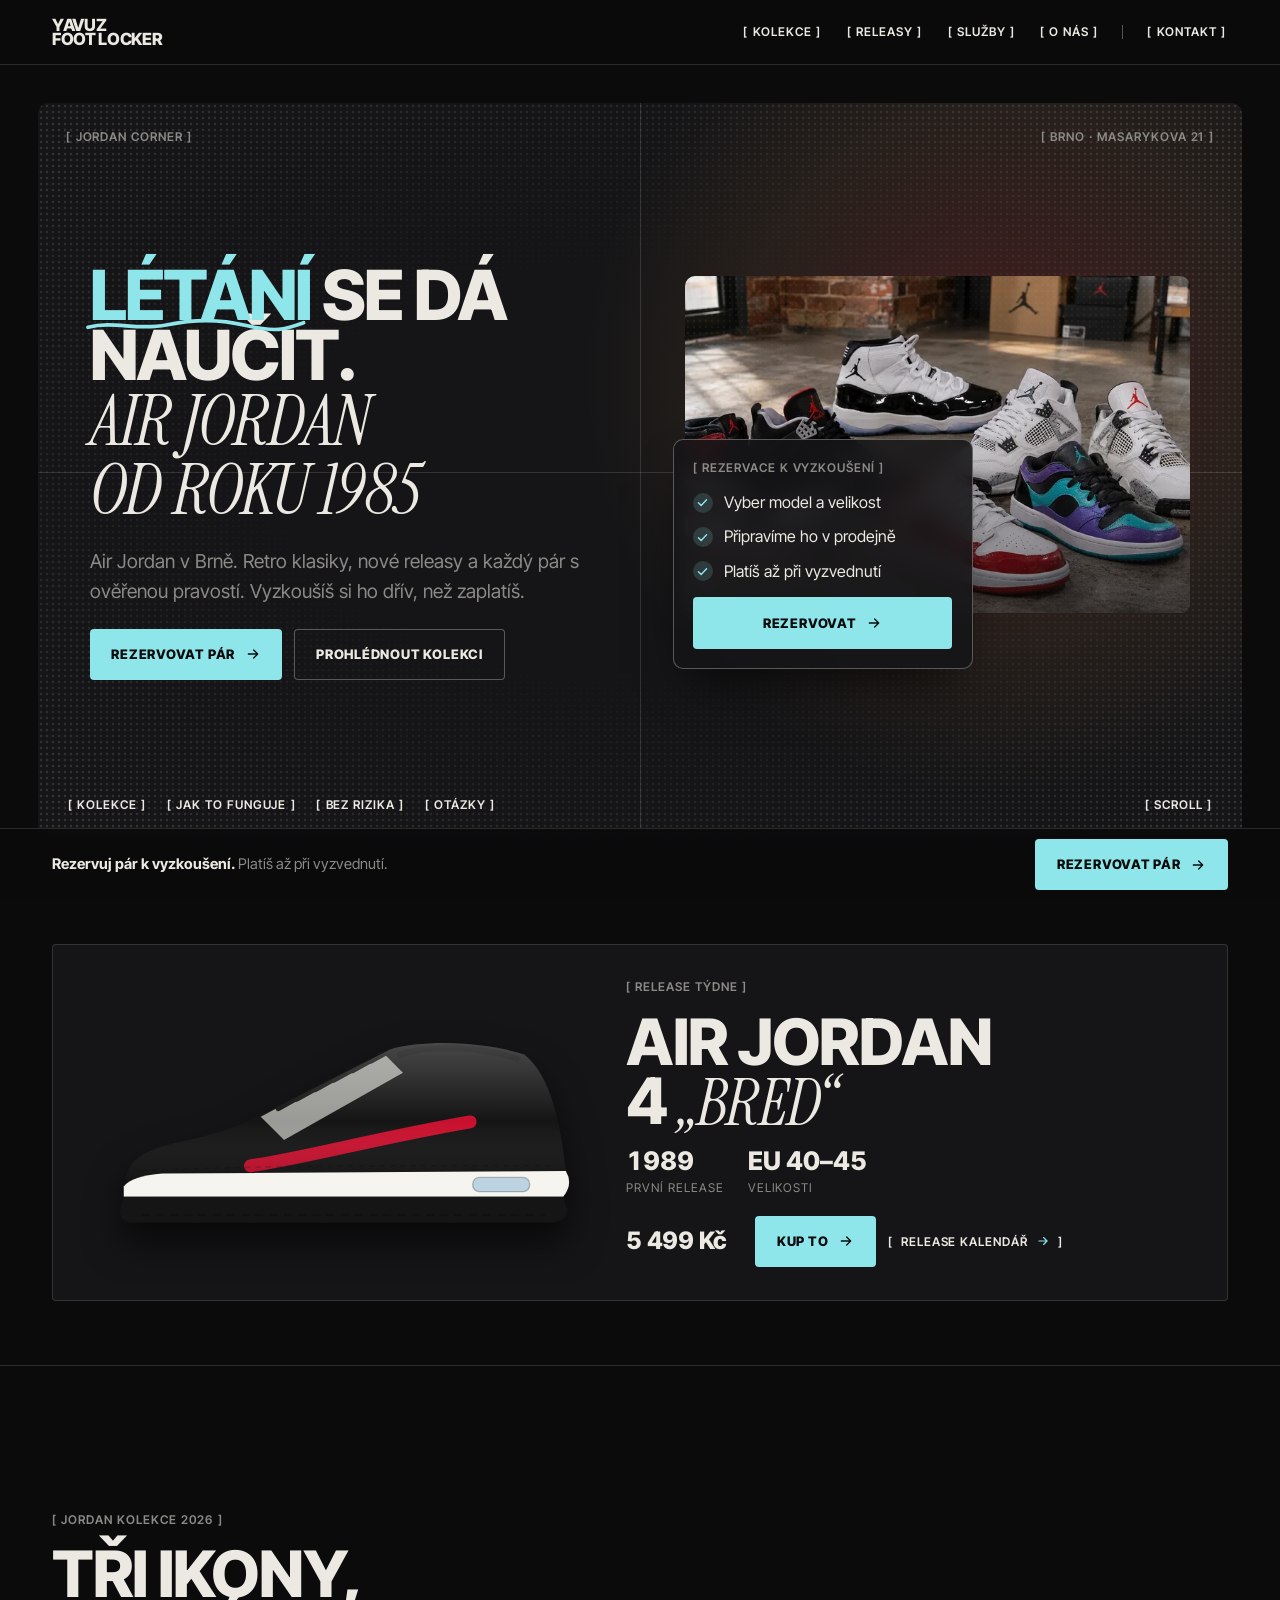
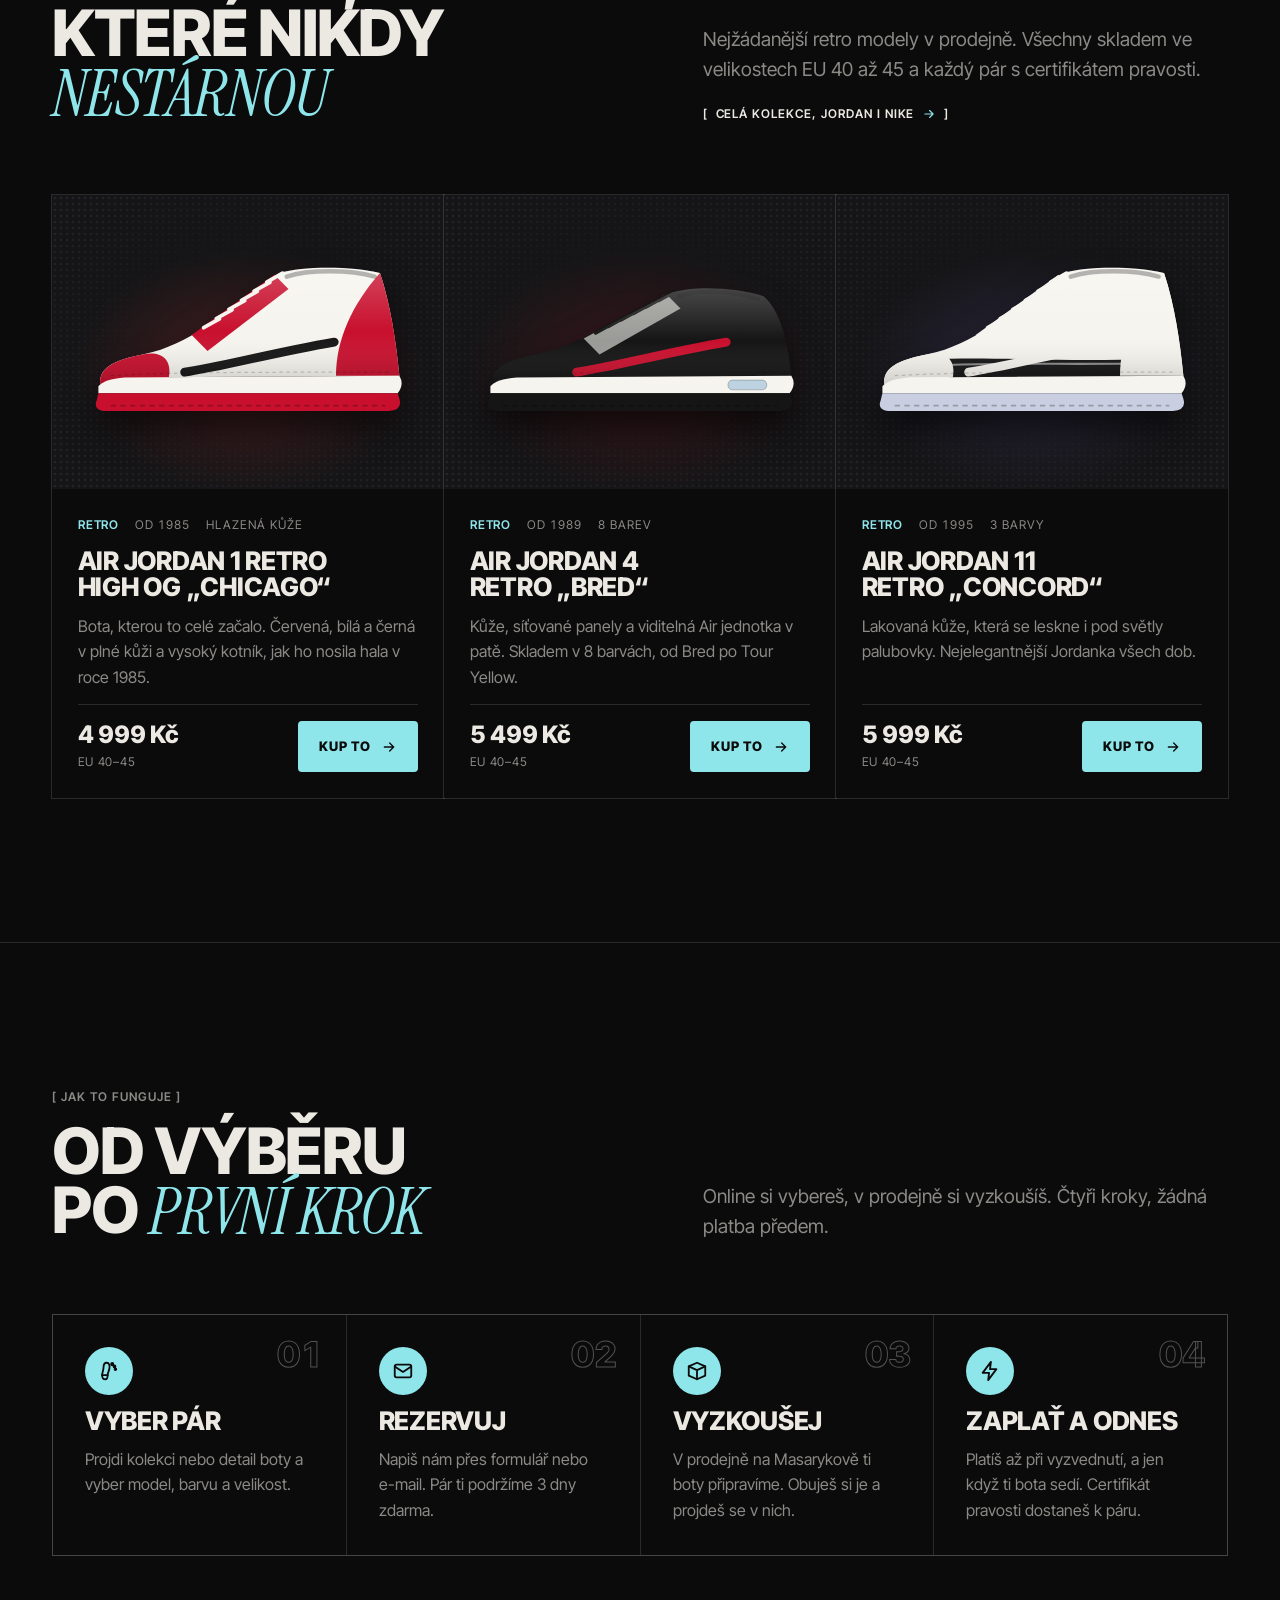
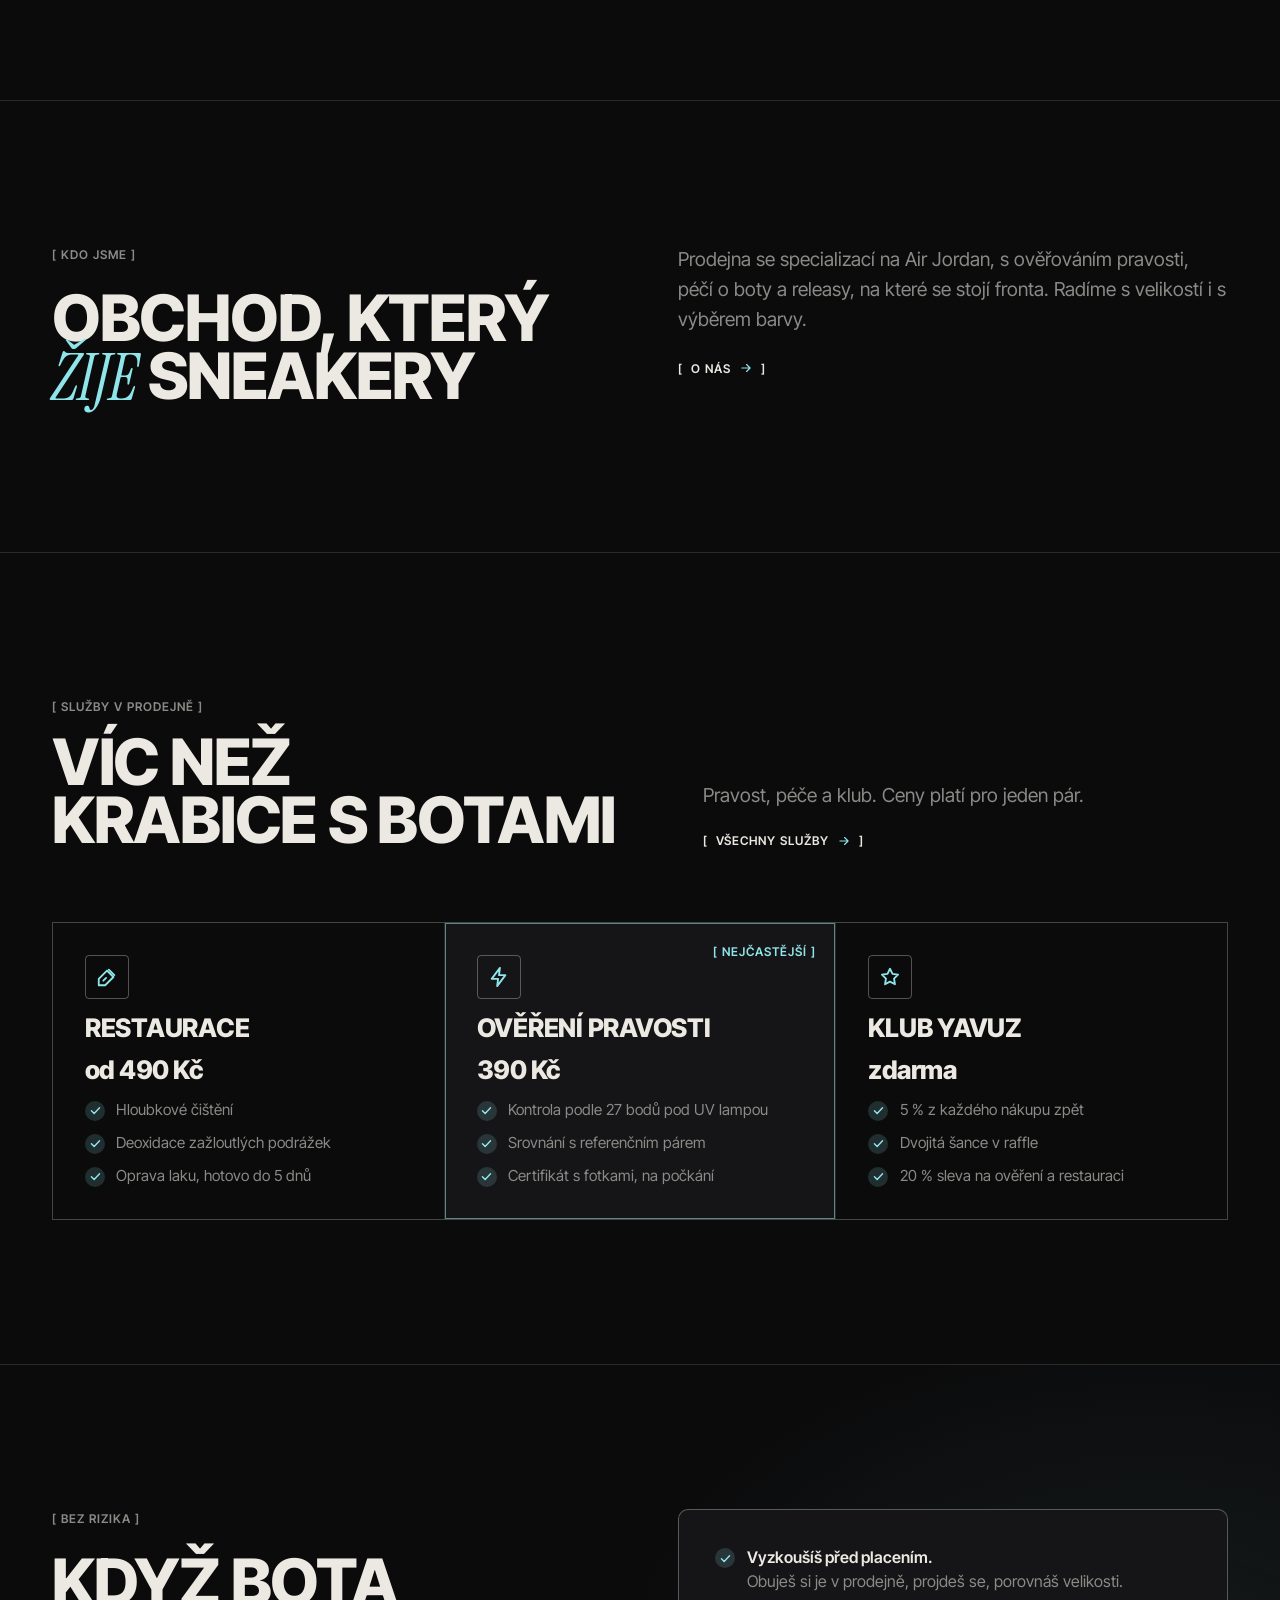
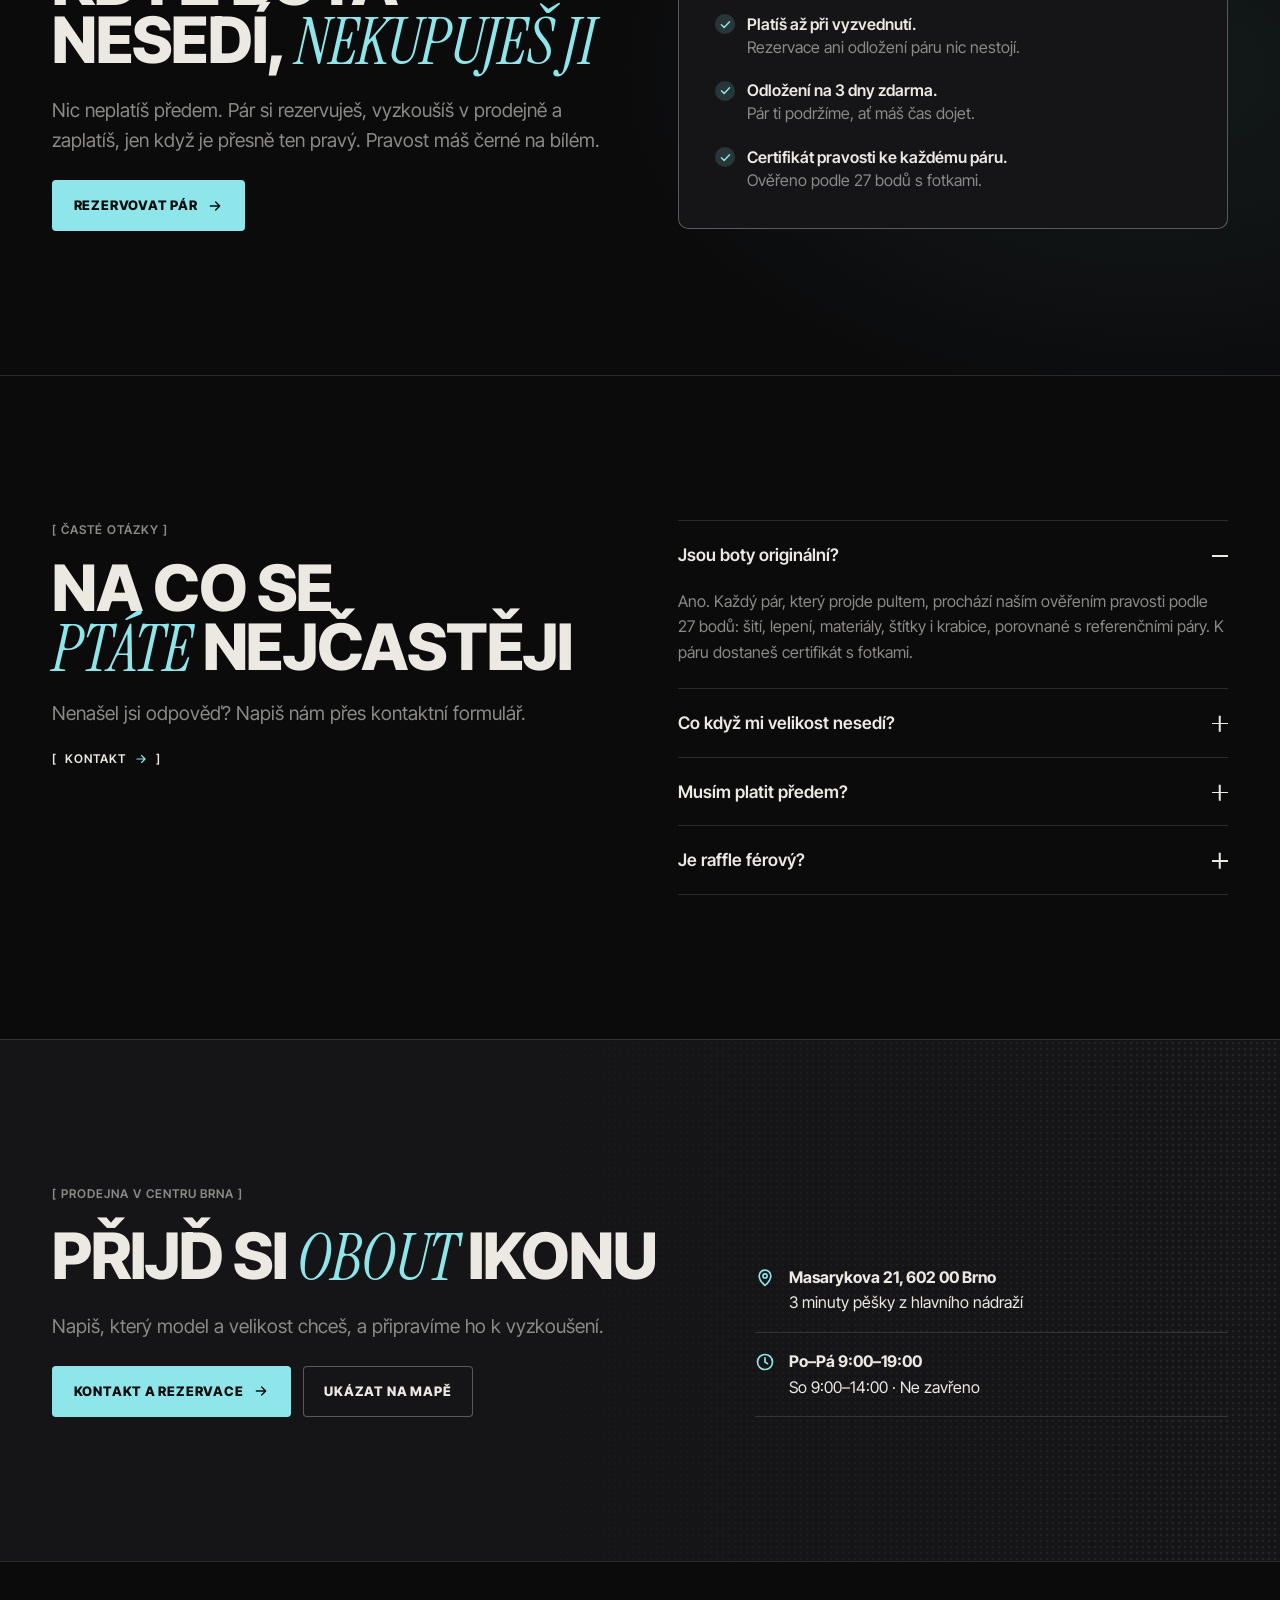
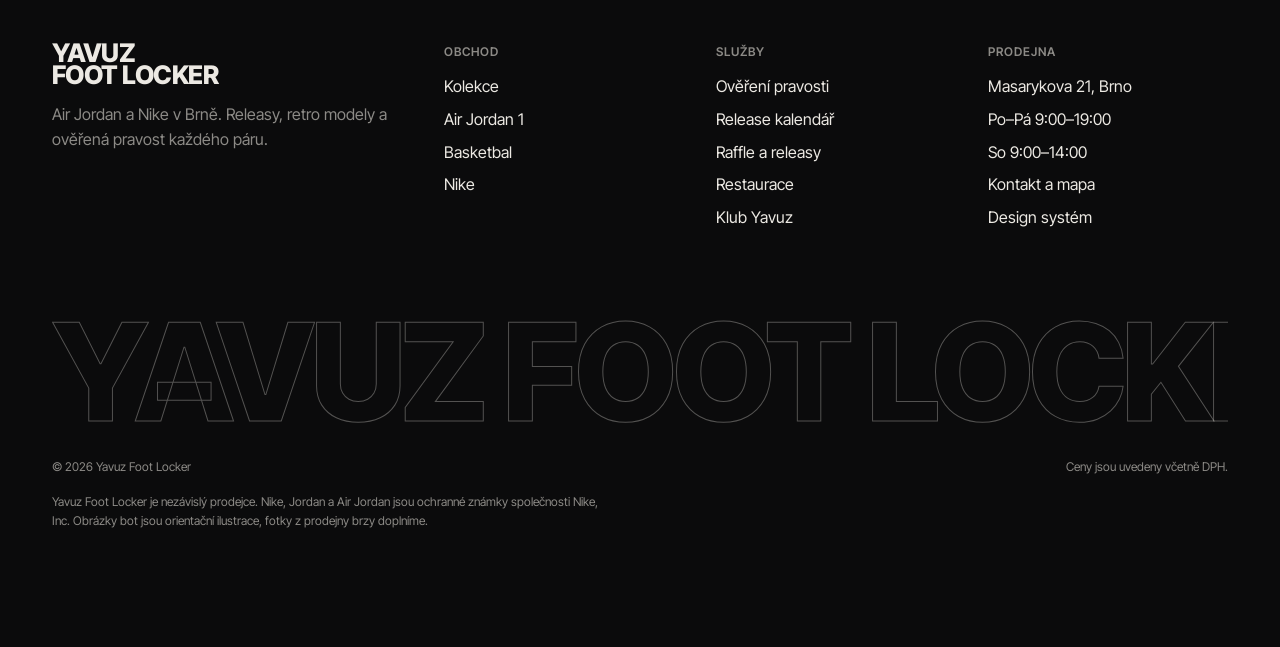
<file: yavuz-foot-locker-vercel/index.html>
<!doctype html>
<html lang="cs">
<head>
<meta charset="utf-8">
<meta name="viewport" content="width=device-width, initial-scale=1, viewport-fit=cover">
<title>Yavuz Foot Locker</title>
<meta name="claude:viewport-fit-sides" content="cover">
<meta name="description" content="Yavuz Foot Locker – značková sportovní obuv v Brně.">
<link rel="preconnect" href="https://fonts.googleapis.com"><link rel="preconnect" href="https://fonts.gstatic.com" crossorigin><link rel="stylesheet" href="https://fonts.googleapis.com/css2?family=Inter+Tight:wght@400;600;800&family=Instrument+Serif:ital@0;1&display=swap">
<style>/* Yavuz Foot Locker — design system "Cinema Corner".
   Layout: a dark page; heroes sit inside a framed screen (frame + halftone + crosshair), micro navigation in
   [ brackets ] pinned to corners, content on a centred 1240px track with one section rhythm. Single dark theme by design. */
:root{
  color-scheme:dark;
  /* colour */
  --ink:#0B0B0C;       /* page */
  --carbon:#151517;    /* frame, surfaces */
  --graphite:#1F1F22;  /* cards, fields */
  --bone:#ECE9E3;      /* text */
  --ash:#8C8A86;       /* muted text */
  --line:rgba(236,233,227,.14);
  --line-strong:rgba(236,233,227,.32);
  --cyan:#8FE6EA;      /* the one accent */
  --on-cyan:#0B0B0C;
  --shadow:rgba(0,0,0,.6);
  /* aliases kept for older markup (map, inline styles) */
  --paper:var(--graphite); --mute:var(--ash); --accent:var(--cyan); --accent-ink:var(--cyan); --stone:var(--ink);
  /* type */
  --sans:"Inter Tight","Inter","Helvetica Neue",Arial,sans-serif;
  --serif:"Instrument Serif","Times New Roman",Georgia,serif;
  --fs-display:clamp(2.6rem,7.2vw,6.2rem);
  --fs-h2:clamp(2.2rem,5vw,4rem);
  --fs-h3:clamp(1.3rem,2.2vw,1.6rem);
  --fs-lead:clamp(1.05rem,1.5vw,1.2rem);
  --fs-micro:.75rem;
  /* space & shape */
  --section:clamp(5rem,12vw,9rem);
  --frame:clamp(12px,3vw,40px);
  --track:1240px;
  --r:4px; --r-frame:10px;
  --halftone:radial-gradient(rgba(236,233,227,.2) 1px,transparent 1.7px) 0 0/6px 6px;
}

*,*::before,*::after{box-sizing:border-box}
html{scroll-behavior:smooth;-webkit-text-size-adjust:100%}
@media (prefers-reduced-motion:reduce){html{scroll-behavior:auto}*,*::before,*::after{animation:none!important;transition:none!important}}
body{background:var(--ink);color:var(--bone);font-family:var(--sans);font-size:1rem;line-height:1.6;margin:0;overflow-x:hidden;-webkit-font-smoothing:antialiased}
body::before{content:"";position:fixed;inset:0 0 auto;height:env(safe-area-inset-top,0px);z-index:60;background:var(--ink)}
a{color:inherit}
img,svg{max-width:100%}
::selection{background:var(--cyan);color:var(--on-cyan)}
:focus-visible{outline:2px solid var(--cyan);outline-offset:3px;border-radius:2px}
.wrap{max-width:var(--track);margin-inline:auto;padding-left:max(16px,env(safe-area-inset-left,0px));padding-right:max(16px,env(safe-area-inset-right,0px))}
@media (min-width:700px){.wrap{padding-left:max(32px,env(safe-area-inset-left,0px));padding-right:max(32px,env(safe-area-inset-right,0px))}}
.section{padding-block:var(--section)}
.section + .section{border-top:1px solid var(--line)}
.skip{position:absolute;left:-999px;top:0}
.skip:focus{left:16px;top:16px;z-index:100;background:var(--cyan);color:var(--on-cyan);padding:.6rem 1rem}

/* ---------- type ---------- */
h1,h2,h3{font-family:var(--sans);font-weight:800;text-transform:uppercase;letter-spacing:-.02em;line-height:.92;margin:0;text-wrap:balance}
h2{font-size:var(--fs-h2)}
h3{font-size:var(--fs-h3);line-height:1.02;letter-spacing:-.01em}
p{margin:0;max-width:62ch}
.serif,h1 em,h2 em{font-family:var(--serif);font-style:italic;font-weight:400;text-transform:uppercase;letter-spacing:-.01em}
.accent,.hl{color:var(--cyan)}
.eyebrow,.micro{font-size:var(--fs-micro);font-weight:600;letter-spacing:.08em;text-transform:uppercase;color:var(--ash);display:inline-flex;gap:.35em}
.eyebrow::before,.micro::before{content:"["}
.eyebrow::after,.micro::after{content:"]"}
.lead{font-size:var(--fs-lead);line-height:1.55;color:var(--ash)}
.num{font-variant-numeric:tabular-nums}

/* ---------- bracket links (navigation & tertiary actions) ---------- */
.bracket{display:inline-flex;gap:.35em;font-size:var(--fs-micro);font-weight:600;letter-spacing:.08em;text-transform:uppercase;text-decoration:none;color:var(--bone);padding:.35rem .1rem;transition:color .2s}
.bracket::before{content:"["}
.bracket::after{content:"]"}
.bracket::before,.bracket::after{display:inline-block;transition:transform .25s cubic-bezier(.2,.7,.2,1)}
.bracket:hover{color:var(--cyan)}
.bracket:hover::before{transform:translateX(-3px)}
.bracket:hover::after{transform:translateX(3px)}
.bracket[aria-current="page"]{color:var(--cyan)}

/* ---------- header ---------- */
.site-head{position:sticky;top:env(safe-area-inset-top,0px);z-index:50;background:color-mix(in srgb,var(--ink) 86%,transparent);-webkit-backdrop-filter:blur(10px);backdrop-filter:blur(10px);border-bottom:1px solid var(--line)}
.head-row{display:flex;align-items:center;justify-content:space-between;gap:1rem;min-height:64px}
.brand{display:block;text-decoration:none;font-weight:800;text-transform:uppercase;letter-spacing:-.02em;line-height:.86;font-size:1.05rem}
.brand span{display:block}
.nav{display:none;gap:1.4rem;list-style:none;margin:0;padding:0;align-items:center}
.nav .sep{width:1px;height:14px;background:var(--line-strong)}
.menu{position:relative}
.menu summary{list-style:none;cursor:pointer}
.menu summary::-webkit-details-marker{display:none}
.menu[open] .menu-panel{display:grid}
.menu-panel{display:none;position:absolute;right:0;top:calc(100% + .75rem);min-width:220px;gap:.25rem;padding:.75rem 1rem;background:var(--carbon);border:1px solid var(--line);border-radius:var(--r)}
@media (min-width:860px){.nav{display:flex}.menu{display:none}}

/* ---------- buttons ---------- */
.btn{display:inline-flex;align-items:center;gap:.6rem;font-family:var(--sans);font-weight:800;font-size:.82rem;letter-spacing:.06em;text-transform:uppercase;text-decoration:none;padding:.95rem 1.35rem;border-radius:var(--r);border:0;cursor:pointer;background:var(--cyan);color:var(--on-cyan);transition:transform .25s cubic-bezier(.2,.7,.2,1)}
.btn svg{width:16px;height:16px;transition:transform .25s cubic-bezier(.2,.7,.2,1)}
.btn:hover{transform:translateY(-2px)}
.btn:hover svg{transform:translateX(3px)}
.btn--ghost{background:transparent;color:var(--bone);box-shadow:inset 0 0 0 1px var(--line-strong)}
.more{display:inline-flex;align-items:center;gap:.5rem;font-size:var(--fs-micro);font-weight:600;letter-spacing:.08em;text-transform:uppercase;text-decoration:none;color:var(--bone)}
.more::before{content:"["}
.more::after{content:"]"}
.more svg{width:14px;height:14px;color:var(--cyan);transition:transform .25s}
.more:hover{color:var(--cyan)}
.more:hover svg{transform:translateX(4px)}

/* ---------- framed screen hero ---------- */
.frame-hero{padding:var(--frame)}
.frame{position:relative;isolation:isolate;overflow:hidden;border-radius:var(--r-frame);background:var(--carbon);min-height:min(82svh,760px);display:grid;place-items:center;padding:clamp(4.5rem,10vw,7rem) clamp(16px,4vw,48px)}
.frame-hero--page .frame{min-height:0;padding-block:clamp(4.5rem,11vw,8rem)}
.frame::before{content:"";position:absolute;inset:0;z-index:-1;background:var(--halftone);-webkit-mask-image:radial-gradient(ellipse 70% 65% at 50% 50%,transparent 40%,#000 95%);mask-image:radial-gradient(ellipse 70% 65% at 50% 50%,transparent 40%,#000 95%);opacity:.7}
.frame::after{content:"";position:absolute;inset:0;z-index:-1;pointer-events:none;
  background:linear-gradient(var(--line),var(--line)) 50% 0/1px 100% no-repeat,linear-gradient(var(--line),var(--line)) 0 50%/100% 1px no-repeat}
.frame-media{position:absolute;inset:0;z-index:-2}
.frame-media img{position:absolute;width:clamp(180px,30vw,440px);height:auto;filter:saturate(.85) brightness(.78);will-change:transform;animation:float 9s ease-in-out infinite alternate}
.frame-media::after{content:"";position:absolute;inset:0;background:radial-gradient(ellipse 60% 55% at 50% 50%,rgba(11,11,12,.86),rgba(11,11,12,.35) 70%,rgba(11,11,12,.75))}
.frame-media img:nth-child(1){left:-3%;top:6%;transform:rotate(-9deg)}
.frame-media img:nth-child(2){right:-4%;top:4%;transform:rotate(8deg) scaleX(-1);animation-delay:-3s}
.frame-media img:nth-child(3){left:4%;bottom:-2%;transform:rotate(6deg);animation-delay:-5s}
.frame-media img:nth-child(4){right:2%;bottom:-4%;transform:rotate(-7deg) scaleX(-1);animation-delay:-7s}
@keyframes float{to{translate:0 -12px}}
.frame-copy{display:grid;gap:1.4rem;justify-items:center;text-align:center;max-width:980px}
.display{font-size:var(--fs-display);line-height:.88;letter-spacing:-.03em}
.display span{display:block}
.display .serif{font-weight:400;letter-spacing:-.01em;line-height:1}
.frame-copy .lead{max-width:52ch}
.hero-actions{display:flex;flex-wrap:wrap;gap:.75rem;justify-content:center}
.corner{position:absolute;z-index:2}
.corner.tl{left:clamp(14px,2.4vw,28px);top:clamp(14px,2.4vw,24px)}
.corner.tr{right:clamp(14px,2.4vw,28px);top:clamp(14px,2.4vw,24px)}
.corner.bl{left:clamp(14px,2.4vw,28px);bottom:clamp(12px,2.2vw,22px)}
.corner.br{right:clamp(14px,2.4vw,28px);bottom:clamp(12px,2.2vw,22px)}

/* ---------- release strip ---------- */
.release{display:grid;gap:1.5rem;align-items:center;border:1px solid var(--line);border-radius:var(--r);padding:clamp(1.25rem,3vw,2rem);background:var(--carbon)}
.release img{width:100%;height:auto;filter:drop-shadow(0 20px 18px var(--shadow))}
.release .specs{display:flex;flex-wrap:wrap;gap:1.5rem;margin:0;padding:0;list-style:none}
.release .specs b{display:block;font-weight:800;font-size:1.6rem;line-height:1;font-variant-numeric:tabular-nums}
.release .specs span{font-size:var(--fs-micro);letter-spacing:.08em;text-transform:uppercase;color:var(--ash)}
.release-copy{display:grid;gap:1rem;justify-items:start}
@media (min-width:860px){.release{grid-template-columns:1fr 1.1fr}}

/* ---------- section head ---------- */
.sec-head{display:grid;gap:1.25rem;margin-bottom:clamp(2.5rem,6vw,4.5rem)}
.sec-head > div:first-child{display:grid;gap:1rem;justify-items:start}
@media (min-width:860px){.sec-head{grid-template-columns:1.2fr 1fr;align-items:end}.sec-head .side{display:grid;gap:1.25rem;justify-items:start}}

/* ---------- product cards ---------- */
.grid{display:grid;gap:1px;background:var(--line);border:1px solid var(--line)}
@media (min-width:640px){.grid{grid-template-columns:repeat(2,1fr)}}
@media (min-width:1000px){.grid{grid-template-columns:repeat(3,1fr)}}
.card{position:relative;display:flex;flex-direction:column;background:var(--ink);transition:background-color .3s}
.card:hover{background:var(--carbon)}
.card-media{display:block}
.card figure{margin:0;aspect-ratio:4/3;max-width:100%;overflow:hidden;display:grid;place-items:center;position:relative;
  background:radial-gradient(60% 55% at 50% 60%,color-mix(in srgb,var(--tint) 26%,transparent),transparent 75%),var(--carbon)}
.card figure::before{content:"";position:absolute;inset:0;background:var(--halftone);opacity:.35;-webkit-mask-image:radial-gradient(ellipse at center,transparent 35%,#000 90%);mask-image:radial-gradient(ellipse at center,transparent 35%,#000 90%)}
.card figure img{position:relative;display:block;width:90%;height:auto;filter:drop-shadow(0 18px 16px var(--shadow));transition:transform .5s cubic-bezier(.2,.7,.2,1)}
.card:hover figure img{transform:translateY(-6px) scale(1.03)}
.card-body{display:flex;flex-direction:column;gap:.85rem;padding:clamp(1.25rem,2.5vw,1.6rem);flex:1}
.meta{display:flex;flex-wrap:wrap;gap:.3rem 1rem;font-size:var(--fs-micro);letter-spacing:.08em;text-transform:uppercase;color:var(--ash);font-variant-numeric:tabular-nums}
.meta span:first-child{color:var(--cyan);font-weight:600}
.card-link{text-decoration:none}
.card-link:hover{color:var(--cyan)}
.card p{color:var(--ash)}
.card-foot{display:flex;align-items:center;justify-content:space-between;gap:1rem;margin-top:auto;padding-top:1rem;border-top:1px solid var(--line)}
.price{font-weight:800;font-size:1.5rem;line-height:1;letter-spacing:-.01em;font-variant-numeric:tabular-nums}
.sizes{font-size:var(--fs-micro);letter-spacing:.06em;color:var(--ash);margin-top:.3rem}

/* ---------- split, stats, features ---------- */
.split{display:grid;gap:clamp(2.5rem,6vw,5rem)}
@media (min-width:900px){.split{grid-template-columns:1fr 1fr;align-items:start}}
.stats{display:grid;grid-template-columns:repeat(2,1fr);gap:1px;background:var(--line);border:1px solid var(--line)}
.stat{background:var(--ink);padding:1.5rem;display:grid;gap:.5rem;align-content:start}
.stat b{font-weight:800;font-size:clamp(2.4rem,5.5vw,3.4rem);line-height:.9;letter-spacing:-.03em;font-variant-numeric:tabular-nums}
.stat span{color:var(--ash);font-size:.9rem;line-height:1.4}
.features{display:grid;gap:1px;background:var(--line);border:1px solid var(--line)}
@media (min-width:760px){.features{grid-template-columns:repeat(3,1fr)}.features.two{grid-template-columns:repeat(2,1fr)}}
.feature{display:grid;gap:.9rem;align-content:start;padding:clamp(1.5rem,3vw,2rem);background:var(--ink);color:inherit;transition:background-color .3s}
.feature:hover{background:var(--carbon)}
.feature .ico{width:44px;height:44px;border:1px solid var(--line-strong);border-radius:var(--r);display:grid;place-items:center;color:var(--cyan);transition:transform .3s}
.feature:hover .ico{transform:translateY(-3px)}
.feature .ico svg{width:22px;height:22px}
.feature p{color:var(--ash)}
.feature .tag{font-size:var(--fs-micro);font-weight:600;letter-spacing:.08em;text-transform:uppercase;color:var(--cyan);font-variant-numeric:tabular-nums}

/* ---------- contact band ---------- */
.band{background:var(--carbon);position:relative;isolation:isolate}
.band::before{content:"";position:absolute;inset:0;z-index:-1;background:var(--halftone);opacity:.4;-webkit-mask-image:linear-gradient(90deg,transparent 35%,#000);mask-image:linear-gradient(90deg,transparent 35%,#000)}
.band-grid{display:grid;gap:2.5rem}
.band-grid > div{display:grid;gap:1.5rem;justify-items:start}
@media (min-width:900px){.band-grid{grid-template-columns:1.4fr 1fr;align-items:end}}
.facts{display:grid;gap:1rem;margin:0;padding:0;list-style:none}
.facts li{display:flex;gap:.9rem;align-items:flex-start;padding-bottom:1rem;border-bottom:1px solid var(--line)}
.facts svg{width:20px;height:20px;flex:none;color:var(--cyan);margin-top:.2rem}

/* ---------- quote, timeline, chips, table ---------- */
.quote{font-family:var(--serif);font-style:italic;font-size:clamp(2rem,5vw,3.6rem);line-height:1.02;margin:0;text-wrap:balance}
.quote-by{margin-top:1.5rem;color:var(--ash);font-size:var(--fs-micro);letter-spacing:.08em;text-transform:uppercase}
.timeline{display:grid;margin:0;padding:0;list-style:none;border-top:1px solid var(--line)}
.timeline li{display:grid;grid-template-columns:5rem 1fr;gap:1rem;padding-block:1.4rem;border-bottom:1px solid var(--line)}
.timeline b{font-weight:800;font-size:1.4rem;line-height:1;color:var(--cyan);font-variant-numeric:tabular-nums}
.timeline p{color:var(--ash)}
.timeline strong{display:block;color:var(--bone);margin-bottom:.2rem}
.chips{display:flex;flex-wrap:wrap;gap:.25rem 1.4rem;margin-bottom:2rem}
.chips a{display:inline-flex;gap:.35em;font-size:var(--fs-micro);font-weight:600;letter-spacing:.08em;text-transform:uppercase;text-decoration:none;color:var(--ash);padding:.35rem 0;transition:color .2s}
.chips a::before{content:"["}
.chips a::after{content:"]"}
.chips a:hover,.chips a.on{color:var(--cyan)}
.table-wrap{overflow-x:auto;border:1px solid var(--line)}
table{border-collapse:collapse;width:100%;min-width:520px;font-variant-numeric:tabular-nums}
th,td{text-align:left;padding:.9rem 1.1rem;border-bottom:1px solid var(--line)}
th{font-size:var(--fs-micro);letter-spacing:.08em;text-transform:uppercase;color:var(--ash);font-weight:600}
tr:last-child td{border-bottom:0}

/* ---------- form ---------- */
.form{display:grid;gap:1rem;padding:clamp(1.5rem,3vw,2.25rem);background:var(--carbon);border:1px solid var(--line);border-radius:var(--r)}
.form .row{display:grid;gap:1rem}
@media (min-width:600px){.form .row{grid-template-columns:1fr 1fr}}
.field{display:grid;gap:.4rem;min-width:0}
.field label{font-size:var(--fs-micro);font-weight:600;letter-spacing:.08em;text-transform:uppercase;color:var(--ash)}
.field input,.field select,.field textarea{font:inherit;color:var(--bone);background:var(--ink);border:1px solid var(--line-strong);border-radius:var(--r);padding:.8rem .9rem;width:100%;transition:border-color .2s}
.field input:focus,.field select:focus,.field textarea:focus{border-color:var(--cyan);outline:none}
.field textarea{min-height:120px;resize:vertical}
.form-note{font-size:var(--fs-micro);color:var(--ash)}
.sent{display:none;padding:1rem 1.1rem;border-radius:var(--r);background:var(--cyan);color:var(--on-cyan);font-weight:600}
.sent.show{display:block}
.map{display:block;width:100%;height:auto;border:1px solid var(--line);border-radius:var(--r);background:var(--graphite)}

/* ---------- footer ---------- */
.site-foot{padding-block:clamp(3.5rem,7vw,5rem) 2.5rem;border-top:1px solid var(--line)}
.foot-grid{display:grid;gap:2rem}
@media (min-width:760px){.foot-grid{grid-template-columns:1.5fr 1fr 1fr 1fr}}
.foot-grid h4{font-size:var(--fs-micro);letter-spacing:.08em;text-transform:uppercase;color:var(--ash);margin:0 0 .8rem;font-weight:600}
.foot-grid ul{list-style:none;margin:0;padding:0;display:grid;gap:.45rem}
.foot-grid a{text-decoration:none}
.foot-grid a:hover{color:var(--cyan)}
.wordmark{font-weight:800;text-transform:uppercase;letter-spacing:-.04em;font-size:min(10.6vw,9rem);line-height:.9;margin-top:clamp(3rem,7vw,5rem);color:transparent;-webkit-text-stroke:1px var(--line-strong);white-space:nowrap;overflow:hidden}
.legal{display:flex;flex-wrap:wrap;gap:.5rem 1.5rem;justify-content:space-between;margin-top:1.5rem;font-size:var(--fs-micro);color:var(--ash)}
.footnote{font-size:var(--fs-micro);color:var(--ash);max-width:80ch;margin-top:1rem}

/* ---------- design-system page ---------- */
.ds-grid{display:grid;gap:1px;background:var(--line);border:1px solid var(--line)}
@media (min-width:700px){.ds-grid{grid-template-columns:repeat(4,1fr)}}
.swatch{background:var(--ink);padding:1rem;display:grid;gap:.6rem}
.swatch i{display:block;height:84px;border-radius:var(--r);border:1px solid var(--line)}
.swatch b{font-weight:600}
.swatch code,.ds code{font-size:.8rem;color:var(--ash);font-family:ui-monospace,SFMono-Regular,Menlo,monospace}
.ds-row{display:grid;gap:1rem;padding-block:1.4rem;border-bottom:1px solid var(--line)}
@media (min-width:760px){.ds-row{grid-template-columns:220px 1fr;align-items:center}}
.ds-row > span:first-child{font-size:var(--fs-micro);letter-spacing:.08em;text-transform:uppercase;color:var(--ash)}
.ds-demo{display:flex;flex-wrap:wrap;gap:1.25rem;align-items:center}
.ds-space{display:flex;align-items:flex-end;gap:1rem;flex-wrap:wrap}
.ds-space i{display:block;background:var(--cyan);border-radius:2px}
.ds-halftone{height:160px;border:1px solid var(--line);border-radius:var(--r);background:var(--halftone);-webkit-mask-image:radial-gradient(ellipse at center,transparent 25%,#000 85%);mask-image:radial-gradient(ellipse at center,transparent 25%,#000 85%)}
.ds .frame{min-height:340px}

/* ---------- motion ---------- */
@supports (animation-timeline:view()){
  @media (prefers-reduced-motion:no-preference){
    .reveal{animation:rise linear both;animation-timeline:view();animation-range:entry 0% entry 55%}
    @keyframes rise{from{opacity:.35;transform:translateY(28px)}to{opacity:1;transform:none}}
  }
}
@media (prefers-reduced-motion:no-preference){
  .frame-copy{animation:enter 1s cubic-bezier(.2,.7,.2,1) both}
  @keyframes enter{from{opacity:0;transform:translateY(16px)}to{opacity:1;transform:none}}
}

/* ================= alive landing (homepage) =================
   Motion uses transform and opacity only. Scroll-linked effects are CSS scroll timelines
   behind @supports; without support the page is simply static. */
[id]{scroll-margin-top:84px}

/* scroll progress */
.scroll-progress{position:fixed;left:0;right:0;top:env(safe-area-inset-top,0px);height:2px;z-index:70;background:var(--cyan);transform:scaleX(0);transform-origin:0 50%;pointer-events:none;display:none}
@supports (animation-timeline:scroll()){
  .scroll-progress{display:block;animation:progress linear both;animation-timeline:scroll(root)}
  @keyframes progress{to{transform:scaleX(1)}}
}

/* split hero */
.frame--split{place-items:stretch;padding:clamp(4.5rem,8vw,6rem) clamp(16px,4vw,56px) clamp(5rem,8vw,6rem)}
.frame-glow{position:absolute;z-index:-1;width:70%;aspect-ratio:1;right:-15%;top:-20%;border-radius:50%;pointer-events:none;
  background:radial-gradient(circle,rgba(226,58,58,.22),rgba(242,154,74,.08) 45%,transparent 70%);animation:glow 16s ease-in-out infinite alternate}
@keyframes glow{to{transform:translate3d(-12%,14%,0) scale(1.15)}}
.hero-split{display:grid;gap:clamp(2.5rem,5vw,4rem);align-items:center;width:100%}
@media (min-width:960px){.hero-split{grid-template-columns:1.05fr 1fr}}
.hero-text{display:grid;gap:1.4rem;justify-items:start}
.hero-text .display{text-align:left}
.hero-text .hero-actions{justify-content:flex-start}
.scribbled{position:relative;display:inline-block}
.scribble{position:absolute;left:-2%;bottom:-.12em;width:104%;height:.26em;color:var(--cyan);overflow:visible;transform-origin:0 50%;animation:draw 1.1s .5s cubic-bezier(.65,0,.35,1) both}
@keyframes draw{from{transform:scaleX(0)}to{transform:scaleX(1)}}

.hero-shot{position:relative;margin:0;padding-bottom:clamp(2.5rem,5vw,3.5rem)}
.hero-shot-media{position:relative;overflow:hidden;border-radius:var(--r-frame);aspect-ratio:5/4;max-width:100%;
  background:radial-gradient(80% 70% at 60% 45%,#F29A4A 0%,#C8432F 38%,#5A1C1A 72%,#1A0F0E 100%)}
.hero-shot-media::after{content:"";position:absolute;inset:0;background:var(--halftone);opacity:.35;-webkit-mask-image:radial-gradient(ellipse at center,transparent 35%,#000 95%);mask-image:radial-gradient(ellipse at center,transparent 35%,#000 95%);pointer-events:none}
.hero-img{position:absolute;left:5%;top:14%;width:92%;height:auto;transform:rotate(-8deg);filter:drop-shadow(0 30px 24px rgba(0,0,0,.45))}
@supports (animation-timeline:scroll()){
  @media (prefers-reduced-motion:no-preference){
    .hero-img{animation:parallax linear both;animation-timeline:scroll(root);animation-range:0 700px}
    @keyframes parallax{from{transform:rotate(-8deg) translate3d(0,0,0)}to{transform:rotate(-6deg) translate3d(0,-60px,0)}}
  }
}
.book-card{position:absolute;left:clamp(-12px,-2vw,-28px);bottom:0;width:min(300px,82%);display:grid;gap:.9rem;padding:1.1rem 1.2rem 1.2rem;
  background:color-mix(in srgb,var(--carbon) 88%,transparent);-webkit-backdrop-filter:blur(12px);backdrop-filter:blur(12px);
  border:1px solid var(--line-strong);border-radius:var(--r-frame);box-shadow:0 24px 50px -20px rgba(0,0,0,.8);animation:bob 6s ease-in-out infinite}
.book-card .btn{justify-content:center}
@keyframes bob{50%{transform:translateY(-8px)}}
.hero-index{display:none;gap:1.1rem}
@media (min-width:860px){.hero-index{display:flex}}

/* live primary button: pulse ring, periodic shine, sparkle on hover */
.btn--live{position:relative;isolation:isolate}
.btn--live::after{content:"";position:absolute;inset:0;z-index:-1;border-radius:inherit;box-shadow:0 0 0 2px var(--cyan);opacity:0;animation:pulse 2.6s ease-out infinite}
@keyframes pulse{0%{transform:scale(1);opacity:.55}70%,100%{transform:scale(1.18,1.4);opacity:0}}
.btn-shine{position:absolute;inset:0;border-radius:inherit;overflow:hidden;pointer-events:none}
.btn-shine::before{content:"";position:absolute;top:0;bottom:0;width:40%;left:0;background:linear-gradient(100deg,transparent,rgba(255,255,255,.65),transparent);transform:translateX(-120%) skewX(-12deg);animation:shine 4.5s ease-in-out infinite}
@keyframes shine{0%,62%{transform:translateX(-120%) skewX(-12deg)}86%,100%{transform:translateX(320%) skewX(-12deg)}}
.btn-label{position:relative}
.spark{position:absolute;right:-7px;top:-9px;width:16px;height:16px;color:var(--cyan);opacity:0;transform:scale(.3) rotate(-30deg);transition:opacity .25s,transform .35s cubic-bezier(.2,.7,.2,1.4);pointer-events:none}
.spark svg{width:100%;height:100%}
.btn--live:hover .spark{opacity:1;transform:scale(1) rotate(15deg)}

/* checklists with draw-on checks (a wipe, transform only) */
.checks{list-style:none;margin:0;padding:0;display:grid;gap:.7rem}
.checks li{display:flex;gap:.7rem;align-items:flex-start;color:var(--bone);line-height:1.45}
.checks li strong{font-weight:600}
.check{flex:none;width:20px;height:20px;margin-top:.1rem;border-radius:50%;background:color-mix(in srgb,var(--cyan) 16%,transparent);color:var(--cyan);display:grid;place-items:center;overflow:hidden}
.check svg{width:13px;height:13px}
@supports (animation-timeline:view()){
  @media (prefers-reduced-motion:no-preference){
    .check svg{animation:wipe linear both;animation-timeline:view();animation-range:entry 30% entry 90%}
    @keyframes wipe{from{transform:translateX(-120%)}to{transform:none}}
  }
}
.book-card .check svg{animation:wipe2 .6s .9s cubic-bezier(.65,0,.35,1) both}
.book-card li:nth-child(2) .check svg{animation-delay:1.05s}
.book-card li:nth-child(3) .check svg{animation-delay:1.2s}
@keyframes wipe2{from{transform:translateX(-120%)}to{transform:none}}

/* how it works */
.steps{list-style:none;margin:0;padding:0;display:grid;gap:1px;background:var(--line);border:1px solid var(--line)}
@media (min-width:760px){.steps{grid-template-columns:repeat(2,1fr)}}
@media (min-width:1100px){.steps{grid-template-columns:repeat(4,1fr)}}
.step{background:var(--ink);padding:clamp(1.5rem,3vw,2rem);display:grid;gap:.8rem;align-content:start;position:relative;transition:background-color .3s}
.step:hover{background:var(--carbon)}
.step-ico{width:48px;height:48px;border-radius:50%;display:grid;place-items:center;color:var(--on-cyan);background:var(--cyan);animation:bobicon 3.2s ease-in-out infinite;animation-delay:calc(var(--i) * -.8s)}
.step-ico svg{width:22px;height:22px}
@keyframes bobicon{50%{transform:translateY(-6px)}}
.step-no{position:absolute;right:1.4rem;top:1.4rem;font-weight:800;font-size:2.2rem;line-height:1;color:transparent;-webkit-text-stroke:1px var(--line-strong)}
.step p{color:var(--ash)}

/* service tiers */
.tiers .tier{gap:1rem}
.tier-price{font-weight:800;font-size:1.6rem;line-height:1;letter-spacing:-.02em;font-variant-numeric:tabular-nums}
.tier .checks li{color:var(--ash);font-size:.95rem}
.tier--featured{position:relative;background:var(--carbon);box-shadow:inset 0 0 0 1px color-mix(in srgb,var(--cyan) 55%,transparent);z-index:1}
.tier-flag{position:absolute;right:1.2rem;top:1.2rem;color:var(--cyan)}
@media (prefers-reduced-motion:no-preference){
  .tier--featured{animation:breathe 5s ease-in-out infinite}
  @keyframes breathe{50%{transform:scale(1.015)}}
  .tier--featured:hover{animation-play-state:paused}
}
.tier:hover{transform:translateY(-4px)}

/* guarantee */
.guarantee{background:radial-gradient(60% 80% at 90% 50%,color-mix(in srgb,var(--cyan) 7%,transparent),transparent 70%)}
.guarantee-card{border:1px solid var(--line-strong);border-radius:var(--r-frame);padding:clamp(1.5rem,3vw,2.25rem);background:var(--carbon)}
.guarantee-card .checks{gap:1.25rem}
.guarantee-card .checks li{color:var(--ash)}
.guarantee-card .checks strong{display:block;color:var(--bone)}

/* faq (native details: works without JS) */
.faq{border-top:1px solid var(--line)}
.faq-item{border-bottom:1px solid var(--line)}
.faq-item summary{list-style:none;cursor:pointer;display:flex;justify-content:space-between;align-items:center;gap:1rem;padding:1.25rem 0;font-weight:600;font-size:1.08rem}
.faq-item summary::-webkit-details-marker{display:none}
.faq-item summary:hover{color:var(--cyan)}
.faq-plus{position:relative;flex:none;width:16px;height:16px}
.faq-plus::before,.faq-plus::after{content:"";position:absolute;left:0;right:0;top:50%;height:1.5px;background:currentColor;transition:transform .3s}
.faq-plus::after{transform:rotate(90deg)}
.faq-item[open] .faq-plus::after{transform:rotate(0)}
.faq-item p{color:var(--ash);padding:0 0 1.4rem}
@media (prefers-reduced-motion:no-preference){.faq-item[open] p{animation:enter .45s ease both}}

/* sticky cta bar */
.cta-bar{position:fixed;left:0;right:0;bottom:0;z-index:55;padding-bottom:env(safe-area-inset-bottom,0px);
  background:color-mix(in srgb,var(--ink) 90%,transparent);-webkit-backdrop-filter:blur(10px);backdrop-filter:blur(10px);border-top:1px solid var(--line)}
.cta-row{display:flex;align-items:center;justify-content:space-between;gap:1rem;min-height:68px;padding-block:.6rem}
.cta-row p{font-size:.92rem}
.cta-row p span{color:var(--ash)}
@media (max-width:560px){.cta-row p span{display:none}.cta-row .btn{padding:.85rem 1rem}}
body:has(.cta-bar){padding-bottom:calc(76px + env(safe-area-inset-bottom,0px))}

/* hover lifts on cards (shared) */
.card{transition:background-color .3s,transform .35s cubic-bezier(.2,.7,.2,1)}
.card:hover{transform:translateY(-4px)}
.feature{transition:background-color .3s,transform .35s cubic-bezier(.2,.7,.2,1)}
.feature:hover{transform:translateY(-4px)}

@media (prefers-reduced-motion:reduce){
  .frame-glow,.book-card,.step-ico,.btn--live::after,.btn-shine::before,.scribble{animation:none!important}
  .btn-shine{display:none}
}
/* fixes for the split hero */
.display .scribbled{display:inline-block}
.frame--split .display{font-size:clamp(2.5rem,5.4vw,5rem)}
.btn{white-space:nowrap}
@media (max-width:700px){
  .frame--split .corner.tr{display:none}
  .book-card{left:12px}
  .cta-row p{font-size:.85rem}
}
/* grids with a leftover cell: hairlines on the cards instead of a filled background */
.grid{background:transparent;gap:0;border:0}
.grid > .card{outline:1px solid var(--line);outline-offset:-.5px}
.sale{display:inline-block;vertical-align:middle;margin-left:.4rem;padding:.2rem .45rem;border-radius:3px;background:var(--cyan);color:var(--on-cyan);font-size:.72rem;font-weight:800;letter-spacing:.04em}

/* hero photo (own AI image): cover the media box; the warm gradient behind stays as fallback */
.hero-shot-media--photo{aspect-ratio:3/2}
.hero-photo{position:absolute;left:0;top:-6%;width:100%;height:112%;object-fit:cover;display:block}
.hero-shot-media--photo::before{content:"";position:absolute;inset:0;z-index:1;pointer-events:none;background:linear-gradient(180deg,transparent 55%,rgba(11,11,12,.55))}
@supports (animation-timeline:scroll()){
  @media (prefers-reduced-motion:no-preference){
    .hero-photo{animation:parallax-photo linear both;animation-timeline:scroll(root);animation-range:0 700px}
    @keyframes parallax-photo{from{transform:translate3d(0,0,0)}to{transform:translate3d(0,-36px,0)}}
  }
}
.book-card{z-index:2}
</style>
</head>
<body>
<a class="skip" href="#obsah">Přeskočit na obsah</a>
<header class="site-head"><div class="wrap head-row">
<a class="brand" href="./" aria-label="Yavuz Foot Locker, úvod"><span>Yavuz</span><span>Foot Locker</span></a>
<nav aria-label="Hlavní navigace"><ul class="nav"><li><a class="bracket" href="kolekce.html">Kolekce</a></li><li><a class="bracket" href="releasy.html">Releasy</a></li><li><a class="bracket" href="sluzby.html">Služby</a></li><li><a class="bracket" href="o-nas.html">O nás</a></li><li class="sep" aria-hidden="true"></li><li><a class="bracket" href="kontakt.html">Kontakt</a></li></ul>
<details class="menu"><summary class="bracket">Menu</summary><div class="menu-panel"><a class="bracket" href="./">Úvod</a><a class="bracket" href="kolekce.html">Kolekce</a><a class="bracket" href="releasy.html">Releasy</a><a class="bracket" href="sluzby.html">Služby</a><a class="bracket" href="o-nas.html">O nás</a><a class="bracket" href="kontakt.html">Kontakt</a></div></details></nav>
</div></header>
<main id="obsah">
<div class="scroll-progress" aria-hidden="true"></div>
<section class="frame-hero" id="top"><div class="frame frame--split">
<span class="frame-glow" aria-hidden="true"></span>
<span class="corner tl micro">Jordan Corner</span><span class="corner tr micro">Brno · Masarykova 21</span>
<div class="hero-split">
<div class="hero-text">
<h1 class="display"><span><span class="hl scribbled">Létání<svg class="scribble" viewBox="0 0 300 24" preserveAspectRatio="none" aria-hidden="true"><path d="M4 15 C 40 6, 70 20, 110 12 S 180 4, 220 13 S 270 18, 296 9" fill="none" stroke="currentColor" stroke-width="5" stroke-linecap="round"/></svg></span> se dá</span><span>naučit.</span><span class="serif">Air Jordan od roku 1985</span></h1>
<p class="lead">Air Jordan v Brně. Retro klasiky, nové releasy a každý pár s ověřenou pravostí. Vyzkoušíš si ho dřív, než zaplatíš.</p>
<div class="hero-actions"><a class="btn btn--live" href="kontakt.html#objednavka"><span class="btn-shine" aria-hidden="true"></span><span class="btn-label">Rezervovat pár</span><svg viewBox="0 0 24 24" fill="none" stroke="currentColor" stroke-width="2" stroke-linecap="round" stroke-linejoin="round" aria-hidden="true"><path d="M5 12h14M13 6l6 6-6 6"/></svg><span class="spark" aria-hidden="true"><svg viewBox="0 0 24 24"><path d="M12 2l1.8 6.2L20 10l-6.2 1.8L12 18l-1.8-6.2L4 10l6.2-1.8z" fill="currentColor"/></svg></span></a><a class="btn btn--ghost" href="kolekce.html">Prohlédnout kolekci</a></div>
</div>
<figure class="hero-shot">
<div class="hero-shot-media hero-shot-media--photo"><img class="hero-photo" src="img/hero-store-1400.webp" srcset="img/hero-store-800.webp 800w, img/hero-store-1400.webp 1400w" sizes="(min-width:960px) 45vw, 92vw" alt="Sedm párů Air Jordan na betonové podlaze prodejny" width="1400" height="933" fetchpriority="high"></div>
<aside class="book-card" aria-label="Rezervace k vyzkoušení">
<p class="micro">Rezervace k vyzkoušení</p>
<ul class="checks"><li><span class="check" aria-hidden="true"><svg viewBox="0 0 24 24" fill="none" stroke="currentColor" stroke-width="2.6" stroke-linecap="round" stroke-linejoin="round"><path d="M4.5 12.5l5 5L19.5 7"/></svg></span><span>Vyber model a velikost</span></li><li><span class="check" aria-hidden="true"><svg viewBox="0 0 24 24" fill="none" stroke="currentColor" stroke-width="2.6" stroke-linecap="round" stroke-linejoin="round"><path d="M4.5 12.5l5 5L19.5 7"/></svg></span><span>Připravíme ho v prodejně</span></li><li><span class="check" aria-hidden="true"><svg viewBox="0 0 24 24" fill="none" stroke="currentColor" stroke-width="2.6" stroke-linecap="round" stroke-linejoin="round"><path d="M4.5 12.5l5 5L19.5 7"/></svg></span><span>Platíš až při vyzvednutí</span></li></ul>
<a class="btn" href="kontakt.html#objednavka">Rezervovat <svg viewBox="0 0 24 24" fill="none" stroke="currentColor" stroke-width="2" stroke-linecap="round" stroke-linejoin="round" aria-hidden="true"><path d="M5 12h14M13 6l6 6-6 6"/></svg></a>
</aside>
</figure>
</div>
<nav class="corner bl hero-index" aria-label="Sekce úvodu"><a class="bracket" href="#kolekce">Kolekce</a><a class="bracket" href="#jak">Jak to funguje</a><a class="bracket" href="#zaruka">Bez rizika</a><a class="bracket" href="#otazky">Otázky</a></nav>
<a class="corner br bracket" href="#release">Scroll</a>
</div></section>

<section class="section" id="release" style="padding-block:clamp(2.5rem,6vw,4rem)"><div class="wrap">
<article class="release reveal" aria-label="Release týdne">
<img src="illus/aj4-bred.svg" alt="Air Jordan 4 Retro Bred, ilustrace" width="1400" height="788" loading="lazy">
<div class="release-copy"><p class="eyebrow">Release týdne</p><h2>Air Jordan 4 <em>„Bred“</em></h2>
<ul class="specs"><li><b>1989</b><span>první release</span></li><li><b>EU 40–45</b><span>velikosti</span></li></ul>
<div class="hero-actions" style="justify-content:flex-start"><span class="price" style="align-self:center;margin-right:1rem">5 499 Kč</span><a class="btn" href="detail.html#aj4">Kup To <svg viewBox="0 0 24 24" fill="none" stroke="currentColor" stroke-width="2" stroke-linecap="round" stroke-linejoin="round" aria-hidden="true"><path d="M5 12h14M13 6l6 6-6 6"/></svg></a><a class="more" href="releasy.html" style="align-self:center">Release kalendář <svg viewBox="0 0 24 24" fill="none" stroke="currentColor" stroke-width="2" stroke-linecap="round" stroke-linejoin="round" aria-hidden="true"><path d="M5 12h14M13 6l6 6-6 6"/></svg></a></div></div>
</article></div></section>

<section class="section" id="kolekce"><div class="wrap">
<div class="sec-head reveal"><div><p class="eyebrow">Jordan kolekce 2026</p><h2>Tři ikony, <br>které nikdy <em class="accent">nestárnou</em></h2></div>
<div class="side"><p class="lead">Nejžádanější retro modely v prodejně. Všechny skladem ve velikostech EU 40 až 45 a každý pár s certifikátem pravosti.</p><a class="more" href="kolekce.html">Celá kolekce, Jordan i Nike <svg viewBox="0 0 24 24" fill="none" stroke="currentColor" stroke-width="2" stroke-linecap="round" stroke-linejoin="round" aria-hidden="true"><path d="M5 12h14M13 6l6 6-6 6"/></svg></a></div></div>
<div class="grid"><article class="card reveal" id="aj1">
<a href="detail.html#aj1" class="card-media" aria-label="Detail modelu Air Jordan 1 Retro High OG „Chicago“"><figure style="--tint:#E23A3A"><img src="illus/aj1-chicago.svg" alt="Air Jordan 1 Retro High OG „Chicago“, ilustrace" loading="lazy" width="1400" height="788"></figure></a>
<div class="card-body">
<div class="meta"><span>Retro</span><span>od 1985</span><span>hlazená kůže</span></div>
<h3><a href="detail.html#aj1" class="card-link">Air Jordan 1 Retro High OG „Chicago“</a></h3>
<p>Bota, kterou to celé začalo. Červená, bílá a černá v plné kůži a vysoký kotník, jak ho nosila hala v roce 1985.</p>
<div class="card-foot"><div><div class="price">4 999 Kč</div><div class="sizes">EU 40–45</div></div>
<a class="btn" href="detail.html#aj1" aria-label="Kup To: Air Jordan 1 Retro High OG „Chicago“">Kup To <svg viewBox="0 0 24 24" fill="none" stroke="currentColor" stroke-width="2" stroke-linecap="round" stroke-linejoin="round" aria-hidden="true"><path d="M5 12h14M13 6l6 6-6 6"/></svg></a></div>
</div></article><article class="card reveal" id="aj4">
<a href="detail.html#aj4" class="card-media" aria-label="Detail modelu Air Jordan 4 Retro „Bred“"><figure style="--tint:#B21E2B"><img src="illus/aj4-bred.svg" alt="Air Jordan 4 Retro „Bred“, ilustrace" loading="lazy" width="1400" height="788"></figure></a>
<div class="card-body">
<div class="meta"><span>Retro</span><span>od 1989</span><span>8 barev</span></div>
<h3><a href="detail.html#aj4" class="card-link">Air Jordan 4 Retro „Bred“</a></h3>
<p>Kůže, síťované panely a viditelná Air jednotka v patě. Skladem v 8 barvách, od Bred po Tour Yellow.</p>
<div class="card-foot"><div><div class="price">5 499 Kč</div><div class="sizes">EU 40–45</div></div>
<a class="btn" href="detail.html#aj4" aria-label="Kup To: Air Jordan 4 Retro „Bred“">Kup To <svg viewBox="0 0 24 24" fill="none" stroke="currentColor" stroke-width="2" stroke-linecap="round" stroke-linejoin="round" aria-hidden="true"><path d="M5 12h14M13 6l6 6-6 6"/></svg></a></div>
</div></article><article class="card reveal" id="aj11">
<a href="detail.html#aj11" class="card-media" aria-label="Detail modelu Air Jordan 11 Retro „Concord“"><figure style="--tint:#6B5BA8"><img src="illus/aj11-concord.svg" alt="Air Jordan 11 Retro „Concord“, ilustrace" loading="lazy" width="1400" height="788"></figure></a>
<div class="card-body">
<div class="meta"><span>Retro</span><span>od 1995</span><span>3 barvy</span></div>
<h3><a href="detail.html#aj11" class="card-link">Air Jordan 11 Retro „Concord“</a></h3>
<p>Lakovaná kůže, která se leskne i pod světly palubovky. Nejelegantnější Jordanka všech dob.</p>
<div class="card-foot"><div><div class="price">5 999 Kč</div><div class="sizes">EU 40–45</div></div>
<a class="btn" href="detail.html#aj11" aria-label="Kup To: Air Jordan 11 Retro „Concord“">Kup To <svg viewBox="0 0 24 24" fill="none" stroke="currentColor" stroke-width="2" stroke-linecap="round" stroke-linejoin="round" aria-hidden="true"><path d="M5 12h14M13 6l6 6-6 6"/></svg></a></div>
</div></article></div>
</div></section>

<section class="section" id="jak"><div class="wrap">
<div class="sec-head reveal"><div><p class="eyebrow">Jak to funguje</p><h2>Od výběru <br>po <em class="accent">první krok</em></h2></div>
<div class="side"><p class="lead">Online si vybereš, v prodejně si vyzkoušíš. Čtyři kroky, žádná platba předem.</p></div></div>
<ol class="steps"><li class="step reveal"><span class="step-ico" style="--i:0"><svg viewBox="0 0 24 24" fill="none" stroke="currentColor" stroke-width="2" stroke-linecap="round" stroke-linejoin="round" aria-hidden="true"><path d="M8 21c-2.5 0-3.5-2-3.5-4.5S6 11 6 8.5 7 3 9.5 3 13 5.5 12.5 9 10.5 14 10.5 16.5 10.5 21 8 21z"/><circle cx="15.5" cy="4.5" r="1.2"/><circle cx="18" cy="7" r="1"/><circle cx="19" cy="10" r=".9"/><path d="M4.5 16.5h6"/></svg></span><span class="step-no num">01</span><h3>Vyber pár</h3><p>Projdi kolekci nebo detail boty a vyber model, barvu a velikost.</p></li><li class="step reveal"><span class="step-ico" style="--i:1"><svg viewBox="0 0 24 24" fill="none" stroke="currentColor" stroke-width="2" stroke-linecap="round" stroke-linejoin="round" aria-hidden="true"><rect x="3" y="5" width="18" height="14" rx="2"/><path d="m3 7 9 6 9-6"/></svg></span><span class="step-no num">02</span><h3>Rezervuj</h3><p>Napiš nám přes formulář nebo e-mail. Pár ti podržíme 3 dny zdarma.</p></li><li class="step reveal"><span class="step-ico" style="--i:2"><svg viewBox="0 0 24 24" fill="none" stroke="currentColor" stroke-width="2" stroke-linecap="round" stroke-linejoin="round" aria-hidden="true"><path d="m3 7 9-4 9 4v10l-9 4-9-4z"/><path d="m3 7 9 4 9-4M12 11v10"/></svg></span><span class="step-no num">03</span><h3>Vyzkoušej</h3><p>V prodejně na Masarykově ti boty připravíme. Obuješ si je a projdeš se v nich.</p></li><li class="step reveal"><span class="step-ico" style="--i:3"><svg viewBox="0 0 24 24" fill="none" stroke="currentColor" stroke-width="2" stroke-linecap="round" stroke-linejoin="round" aria-hidden="true"><path d="M13 2 4 14h7l-1 8 9-12h-7z"/></svg></span><span class="step-no num">04</span><h3>Zaplať a odnes</h3><p>Platíš až při vyzvednutí, a jen když ti bota sedí. Certifikát pravosti dostaneš k páru.</p></li></ol>
</div></section>

<section class="section" id="o-nas"><div class="wrap split">
<div class="reveal" style="display:grid;gap:1.5rem;justify-items:start"><p class="eyebrow">Kdo jsme</p><h2>Obchod, který <em class="accent">žije</em> sneakery</h2></div>
<div class="reveal" style="display:grid;gap:1.5rem;justify-items:start"><p class="lead">Prodejna se specializací na Air Jordan, s ověřováním pravosti, péčí o boty a releasy, na které se stojí fronta. Radíme s velikostí i s výběrem barvy.</p>
<a class="more" href="o-nas.html">O nás <svg viewBox="0 0 24 24" fill="none" stroke="currentColor" stroke-width="2" stroke-linecap="round" stroke-linejoin="round" aria-hidden="true"><path d="M5 12h14M13 6l6 6-6 6"/></svg></a></div>
</div></section>

<section class="section" id="sluzby"><div class="wrap">
<div class="sec-head reveal"><div><p class="eyebrow">Služby v prodejně</p><h2>Víc než <br>krabice s botami</h2></div>
<div class="side"><p class="lead">Pravost, péče a klub. Ceny platí pro jeden pár.</p><a class="more" href="sluzby.html">Všechny služby <svg viewBox="0 0 24 24" fill="none" stroke="currentColor" stroke-width="2" stroke-linecap="round" stroke-linejoin="round" aria-hidden="true"><path d="M5 12h14M13 6l6 6-6 6"/></svg></a></div></div>
<div class="features tiers">
<a class="feature tier reveal" href="sluzby.html#pece" style="text-decoration:none"><span class="ico"><svg viewBox="0 0 24 24" fill="none" stroke="currentColor" stroke-width="2" stroke-linecap="round" stroke-linejoin="round" aria-hidden="true"><path d="M3 21h7l9-9-7-7-9 9z"/><path d="M8 16l3-3M14 4l6 6"/></svg></span><h3>Restaurace</h3><span class="tier-price">od 490 Kč</span>
<ul class="checks"><li><span class="check" aria-hidden="true"><svg viewBox="0 0 24 24" fill="none" stroke="currentColor" stroke-width="2.6" stroke-linecap="round" stroke-linejoin="round"><path d="M4.5 12.5l5 5L19.5 7"/></svg></span><span>Hloubkové čištění</span></li><li><span class="check" aria-hidden="true"><svg viewBox="0 0 24 24" fill="none" stroke="currentColor" stroke-width="2.6" stroke-linecap="round" stroke-linejoin="round"><path d="M4.5 12.5l5 5L19.5 7"/></svg></span><span>Deoxidace zažloutlých podrážek</span></li><li><span class="check" aria-hidden="true"><svg viewBox="0 0 24 24" fill="none" stroke="currentColor" stroke-width="2.6" stroke-linecap="round" stroke-linejoin="round"><path d="M4.5 12.5l5 5L19.5 7"/></svg></span><span>Oprava laku, hotovo do 5 dnů</span></li></ul></a>
<a class="feature tier tier--featured reveal" href="sluzby.html#legit" style="text-decoration:none"><span class="tier-flag micro">Nejčastější</span><span class="ico"><svg viewBox="0 0 24 24" fill="none" stroke="currentColor" stroke-width="2" stroke-linecap="round" stroke-linejoin="round" aria-hidden="true"><path d="M13 2 4 14h7l-1 8 9-12h-7z"/></svg></span><h3>Ověření pravosti</h3><span class="tier-price">390 Kč</span>
<ul class="checks"><li><span class="check" aria-hidden="true"><svg viewBox="0 0 24 24" fill="none" stroke="currentColor" stroke-width="2.6" stroke-linecap="round" stroke-linejoin="round"><path d="M4.5 12.5l5 5L19.5 7"/></svg></span><span>Kontrola podle 27 bodů pod UV lampou</span></li><li><span class="check" aria-hidden="true"><svg viewBox="0 0 24 24" fill="none" stroke="currentColor" stroke-width="2.6" stroke-linecap="round" stroke-linejoin="round"><path d="M4.5 12.5l5 5L19.5 7"/></svg></span><span>Srovnání s referenčním párem</span></li><li><span class="check" aria-hidden="true"><svg viewBox="0 0 24 24" fill="none" stroke="currentColor" stroke-width="2.6" stroke-linecap="round" stroke-linejoin="round"><path d="M4.5 12.5l5 5L19.5 7"/></svg></span><span>Certifikát s fotkami, na počkání</span></li></ul></a>
<a class="feature tier reveal" href="sluzby.html#klub" style="text-decoration:none"><span class="ico"><svg viewBox="0 0 24 24" fill="none" stroke="currentColor" stroke-width="2" stroke-linejoin="round" aria-hidden="true"><path d="m12 3 2.7 5.6 6.1.9-4.4 4.3 1 6.1L12 17l-5.4 2.9 1-6.1-4.4-4.3 6.1-.9z"/></svg></span><h3>Klub Yavuz</h3><span class="tier-price">zdarma</span>
<ul class="checks"><li><span class="check" aria-hidden="true"><svg viewBox="0 0 24 24" fill="none" stroke="currentColor" stroke-width="2.6" stroke-linecap="round" stroke-linejoin="round"><path d="M4.5 12.5l5 5L19.5 7"/></svg></span><span>5 % z každého nákupu zpět</span></li><li><span class="check" aria-hidden="true"><svg viewBox="0 0 24 24" fill="none" stroke="currentColor" stroke-width="2.6" stroke-linecap="round" stroke-linejoin="round"><path d="M4.5 12.5l5 5L19.5 7"/></svg></span><span>Dvojitá šance v raffle</span></li><li><span class="check" aria-hidden="true"><svg viewBox="0 0 24 24" fill="none" stroke="currentColor" stroke-width="2.6" stroke-linecap="round" stroke-linejoin="round"><path d="M4.5 12.5l5 5L19.5 7"/></svg></span><span>20 % sleva na ověření a restauraci</span></li></ul></a>
</div></div></section>

<section class="section guarantee" id="zaruka"><div class="wrap split">
<div class="reveal" style="display:grid;gap:1.5rem;justify-items:start"><p class="eyebrow">Bez rizika</p><h2>Když bota nesedí, <em class="accent">nekupuješ ji</em></h2>
<p class="lead">Nic neplatíš předem. Pár si rezervuješ, vyzkoušíš v prodejně a zaplatíš, jen když je přesně ten pravý. Pravost máš černé na bílém.</p>
<a class="btn btn--live" href="kontakt.html#objednavka"><span class="btn-shine" aria-hidden="true"></span><span class="btn-label">Rezervovat pár</span><svg viewBox="0 0 24 24" fill="none" stroke="currentColor" stroke-width="2" stroke-linecap="round" stroke-linejoin="round" aria-hidden="true"><path d="M5 12h14M13 6l6 6-6 6"/></svg><span class="spark" aria-hidden="true"><svg viewBox="0 0 24 24"><path d="M12 2l1.8 6.2L20 10l-6.2 1.8L12 18l-1.8-6.2L4 10l6.2-1.8z" fill="currentColor"/></svg></span></a></div>
<div class="guarantee-card reveal">
<ul class="checks"><li><span class="check" aria-hidden="true"><svg viewBox="0 0 24 24" fill="none" stroke="currentColor" stroke-width="2.6" stroke-linecap="round" stroke-linejoin="round"><path d="M4.5 12.5l5 5L19.5 7"/></svg></span><span><strong>Vyzkoušíš před placením.</strong> Obuješ si je v prodejně, projdeš se, porovnáš velikosti.</span></li><li><span class="check" aria-hidden="true"><svg viewBox="0 0 24 24" fill="none" stroke="currentColor" stroke-width="2.6" stroke-linecap="round" stroke-linejoin="round"><path d="M4.5 12.5l5 5L19.5 7"/></svg></span><span><strong>Platíš až při vyzvednutí.</strong> Rezervace ani odložení páru nic nestojí.</span></li><li><span class="check" aria-hidden="true"><svg viewBox="0 0 24 24" fill="none" stroke="currentColor" stroke-width="2.6" stroke-linecap="round" stroke-linejoin="round"><path d="M4.5 12.5l5 5L19.5 7"/></svg></span><span><strong>Odložení na 3 dny zdarma.</strong> Pár ti podržíme, ať máš čas dojet.</span></li><li><span class="check" aria-hidden="true"><svg viewBox="0 0 24 24" fill="none" stroke="currentColor" stroke-width="2.6" stroke-linecap="round" stroke-linejoin="round"><path d="M4.5 12.5l5 5L19.5 7"/></svg></span><span><strong>Certifikát pravosti ke každému páru.</strong> Ověřeno podle 27 bodů s fotkami.</span></li></ul>
</div></div></section>

<section class="section" id="otazky"><div class="wrap split">
<div class="reveal" style="display:grid;gap:1.25rem;justify-items:start"><p class="eyebrow">Časté otázky</p><h2>Na co se <br><em class="accent">ptáte</em> nejčastěji</h2>
<p class="lead">Nenašel jsi odpověď? Napiš nám přes kontaktní formulář.</p><a class="more" href="kontakt.html">Kontakt <svg viewBox="0 0 24 24" fill="none" stroke="currentColor" stroke-width="2" stroke-linecap="round" stroke-linejoin="round" aria-hidden="true"><path d="M5 12h14M13 6l6 6-6 6"/></svg></a></div>
<div class="faq reveal"><details class="faq-item" open><summary><span>Jsou boty originální?</span><span class="faq-plus" aria-hidden="true"></span></summary><p>Ano. Každý pár, který projde pultem, prochází naším ověřením pravosti podle 27 bodů: šití, lepení, materiály, štítky i krabice, porovnané s referenčními páry. K páru dostaneš certifikát s fotkami.</p></details><details class="faq-item"><summary><span>Co když mi velikost nesedí?</span><span class="faq-plus" aria-hidden="true"></span></summary><p>Retro Jordanky jsou střižené užší, proto doporučujeme přičíst k délce chodidla 0,5 cm (u AJ11 o půl čísla víc). Hlavně si ale boty v prodejně vyzkoušíš dřív, než zaplatíš. Když nesedí, nekupuješ je.</p></details><details class="faq-item"><summary><span>Musím platit předem?</span><span class="faq-plus" aria-hidden="true"></span></summary><p>Ne. Rezervace i odložení páru na 3 dny jsou zdarma a platba proběhne až při vyzvednutí v prodejně.</p></details><details class="faq-item"><summary><span>Je raffle férový?</span><span class="faq-plus" aria-hidden="true"></span></summary><p>Limitované páry losujeme, jeden pár na osobu, a nedržíme je pro přeprodejce. Přihlásit se můžeš v prodejně nebo formulářem.</p></details></div>
</div></section>

<section class="section band" id="kontakt"><div class="wrap band-grid">
<div class="reveal"><p class="eyebrow">Prodejna v centru Brna</p><h2>Přijď si <em class="accent">obout</em> ikonu</h2>
<p class="lead">Napiš, který model a velikost chceš, a připravíme ho k vyzkoušení.</p>
<div class="hero-actions" style="justify-content:flex-start"><a class="btn" href="kontakt.html">Kontakt a rezervace <svg viewBox="0 0 24 24" fill="none" stroke="currentColor" stroke-width="2" stroke-linecap="round" stroke-linejoin="round" aria-hidden="true"><path d="M5 12h14M13 6l6 6-6 6"/></svg></a><a class="btn btn--ghost" href="kontakt.html#mapa">Ukázat na mapě</a></div></div>
<ul class="facts reveal">
<li><svg viewBox="0 0 24 24" fill="none" stroke="currentColor" stroke-width="2" stroke-linecap="round" stroke-linejoin="round" aria-hidden="true"><path d="M12 21s-7-6.2-7-11.5A7 7 0 0 1 19 9.5C19 14.8 12 21 12 21z"/><circle cx="12" cy="9.5" r="2.5"/></svg><div><strong>Masarykova 21, 602 00 Brno</strong><br>3 minuty pěšky z hlavního nádraží</div></li>
<li><svg viewBox="0 0 24 24" fill="none" stroke="currentColor" stroke-width="2" stroke-linecap="round" aria-hidden="true"><circle cx="12" cy="12" r="9"/><path d="M12 7v5l3 2"/></svg><div><strong>Po–Pá 9:00–19:00</strong><br>So 9:00–14:00 · Ne zavřeno</div></li>
</ul></div></section>

<div class="cta-bar" role="region" aria-label="Rezervace">
<div class="wrap cta-row"><p><strong>Rezervuj pár k vyzkoušení.</strong> <span>Platíš až při vyzvednutí.</span></p>
<a class="btn btn--live" href="kontakt.html#objednavka"><span class="btn-shine" aria-hidden="true"></span><span class="btn-label">Rezervovat pár</span><svg viewBox="0 0 24 24" fill="none" stroke="currentColor" stroke-width="2" stroke-linecap="round" stroke-linejoin="round" aria-hidden="true"><path d="M5 12h14M13 6l6 6-6 6"/></svg><span class="spark" aria-hidden="true"><svg viewBox="0 0 24 24"><path d="M12 2l1.8 6.2L20 10l-6.2 1.8L12 18l-1.8-6.2L4 10l6.2-1.8z" fill="currentColor"/></svg></span></a></div></div>


</main>
<footer class="site-foot"><div class="wrap">
<div class="foot-grid">
<div><a class="brand" href="./" style="font-size:1.6rem"><span>Yavuz</span><span>Foot Locker</span></a>
<p class="lead" style="margin-top:1rem;font-size:1rem">Air Jordan a Nike v Brně. Releasy, retro modely a ověřená pravost každého páru.</p></div>
<div><h4>Obchod</h4><ul><li><a href="kolekce.html">Kolekce</a></li><li><a href="kolekce.html#aj1">Air Jordan 1</a></li><li><a href="kolekce.html#basket">Basketbal</a></li><li><a href="kolekce.html#nike">Nike</a></li></ul></div>
<div><h4>Služby</h4><ul><li><a href="sluzby.html#legit">Ověření pravosti</a></li><li><a href="releasy.html">Release kalendář</a></li><li><a href="sluzby.html#raffle">Raffle a releasy</a></li><li><a href="sluzby.html#pece">Restaurace</a></li><li><a href="sluzby.html#klub">Klub Yavuz</a></li></ul></div>
<div><h4>Prodejna</h4><ul><li>Masarykova 21, Brno</li><li>Po–Pá 9:00–19:00</li><li>So 9:00–14:00</li><li><a href="kontakt.html">Kontakt a mapa</a></li><li><a href="design-system.html">Design systém</a></li></ul></div>
</div>
<div class="wordmark" aria-hidden="true">Yavuz Foot Locker</div>
<div class="legal"><span>© 2026 Yavuz Foot Locker</span><span>Ceny jsou uvedeny včetně DPH.</span></div>
<p class="footnote">Yavuz Foot Locker je nezávislý prodejce. Nike, Jordan a Air Jordan jsou ochranné známky společnosti Nike, Inc. Obrázky bot jsou orientační ilustrace, fotky z prodejny brzy doplníme.</p>
</div></footer>
</body>
</html>
</file>
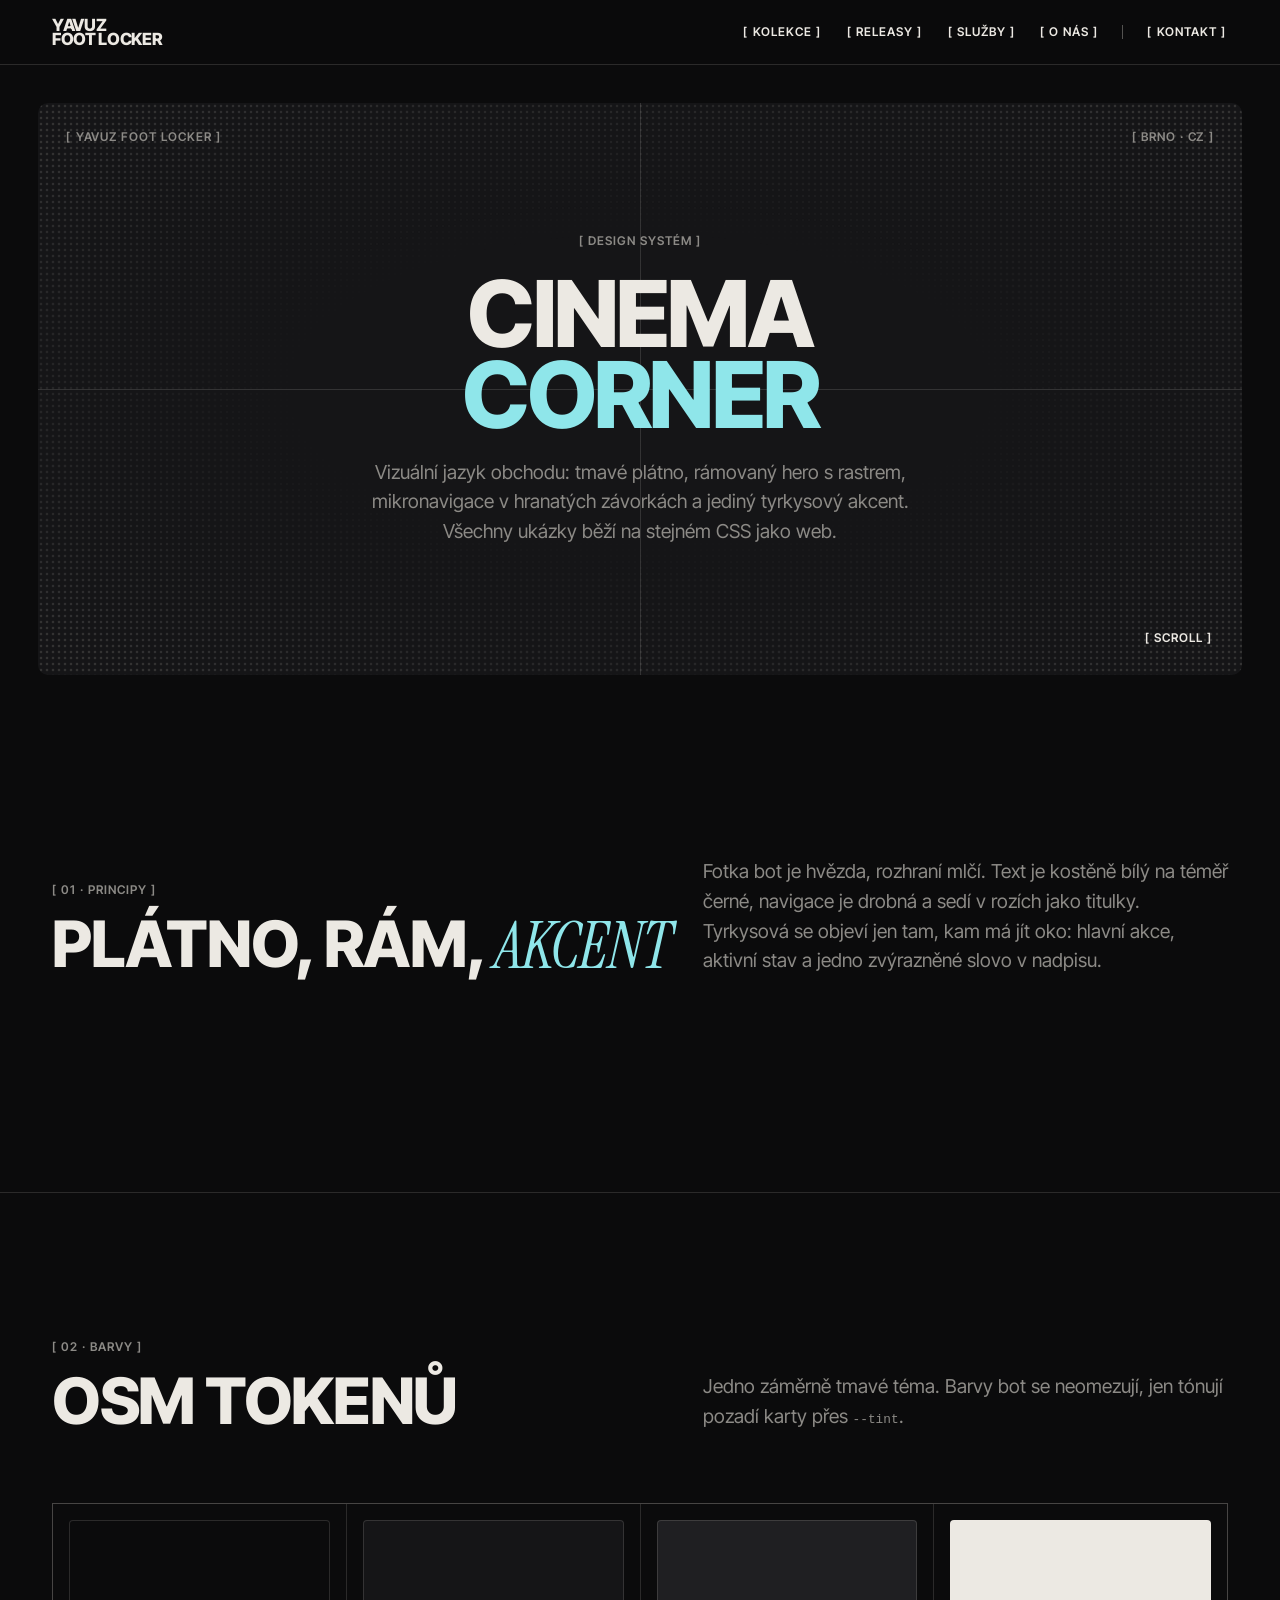
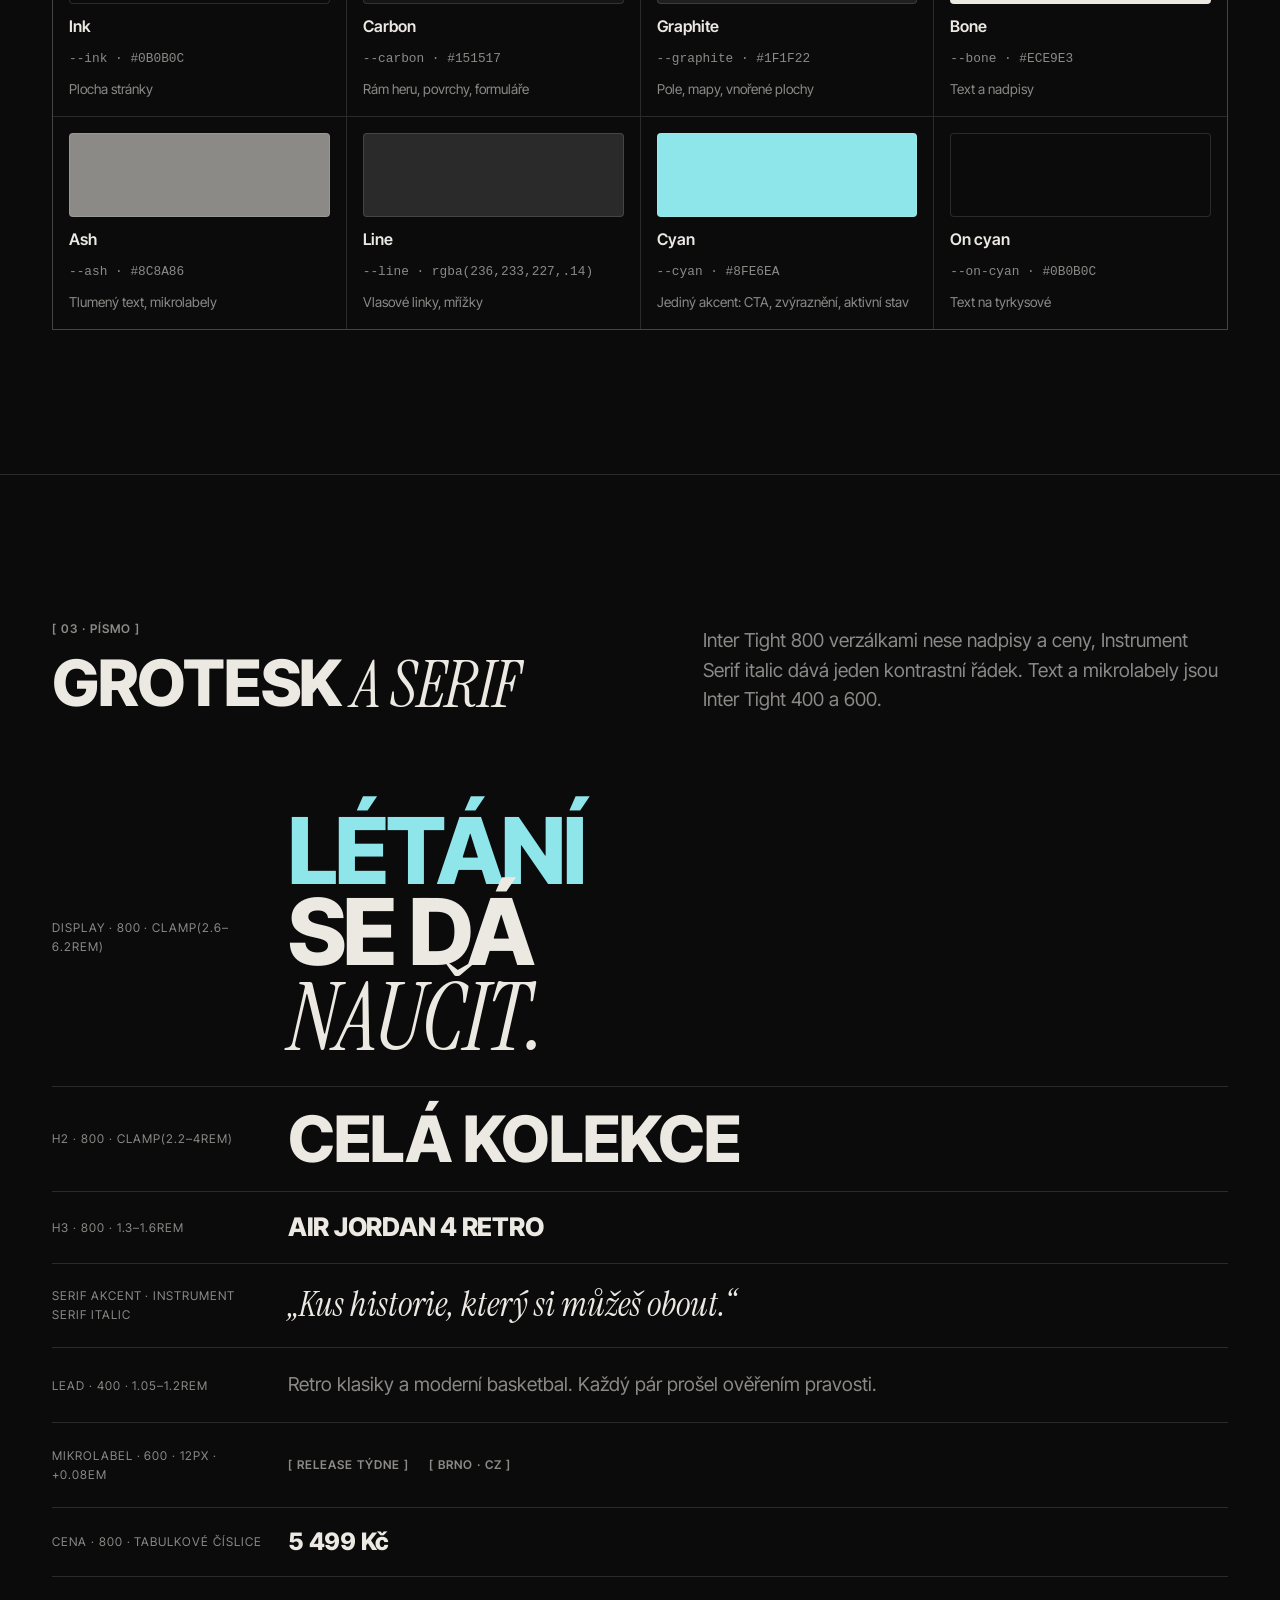
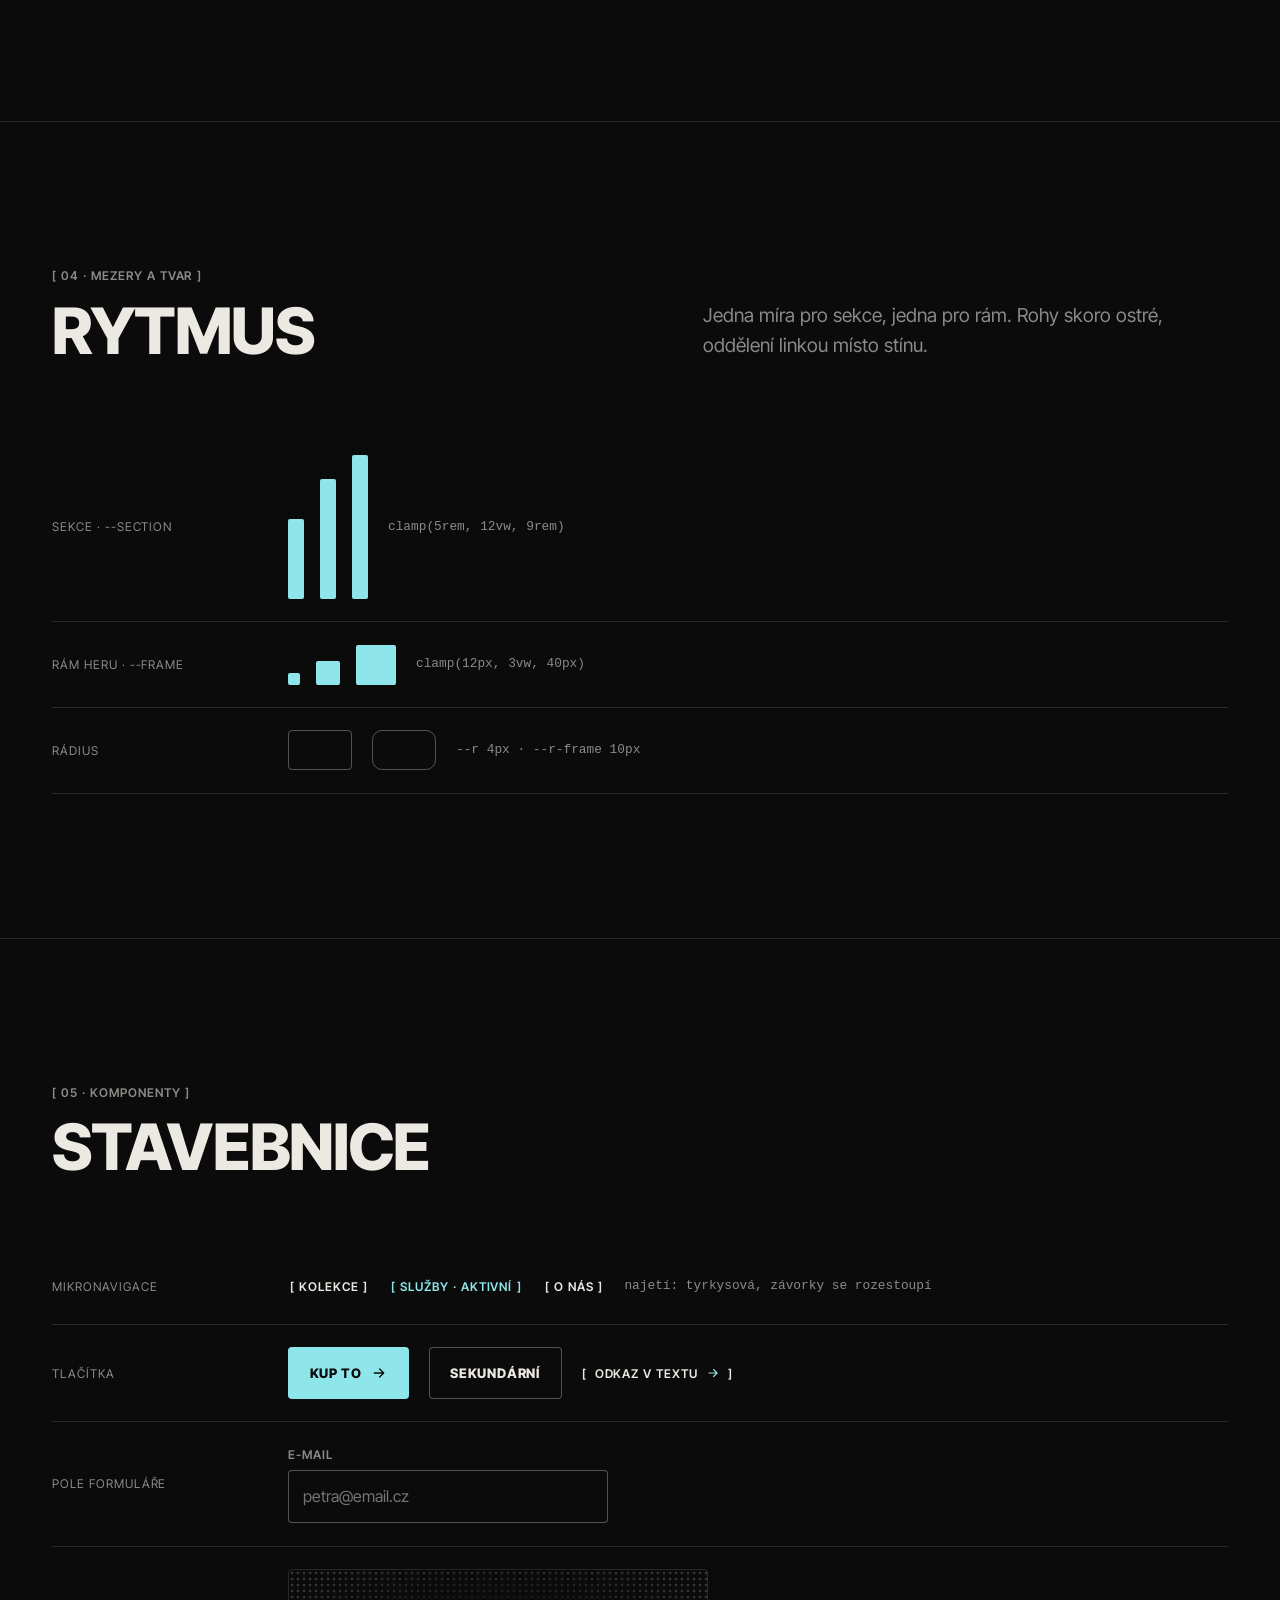
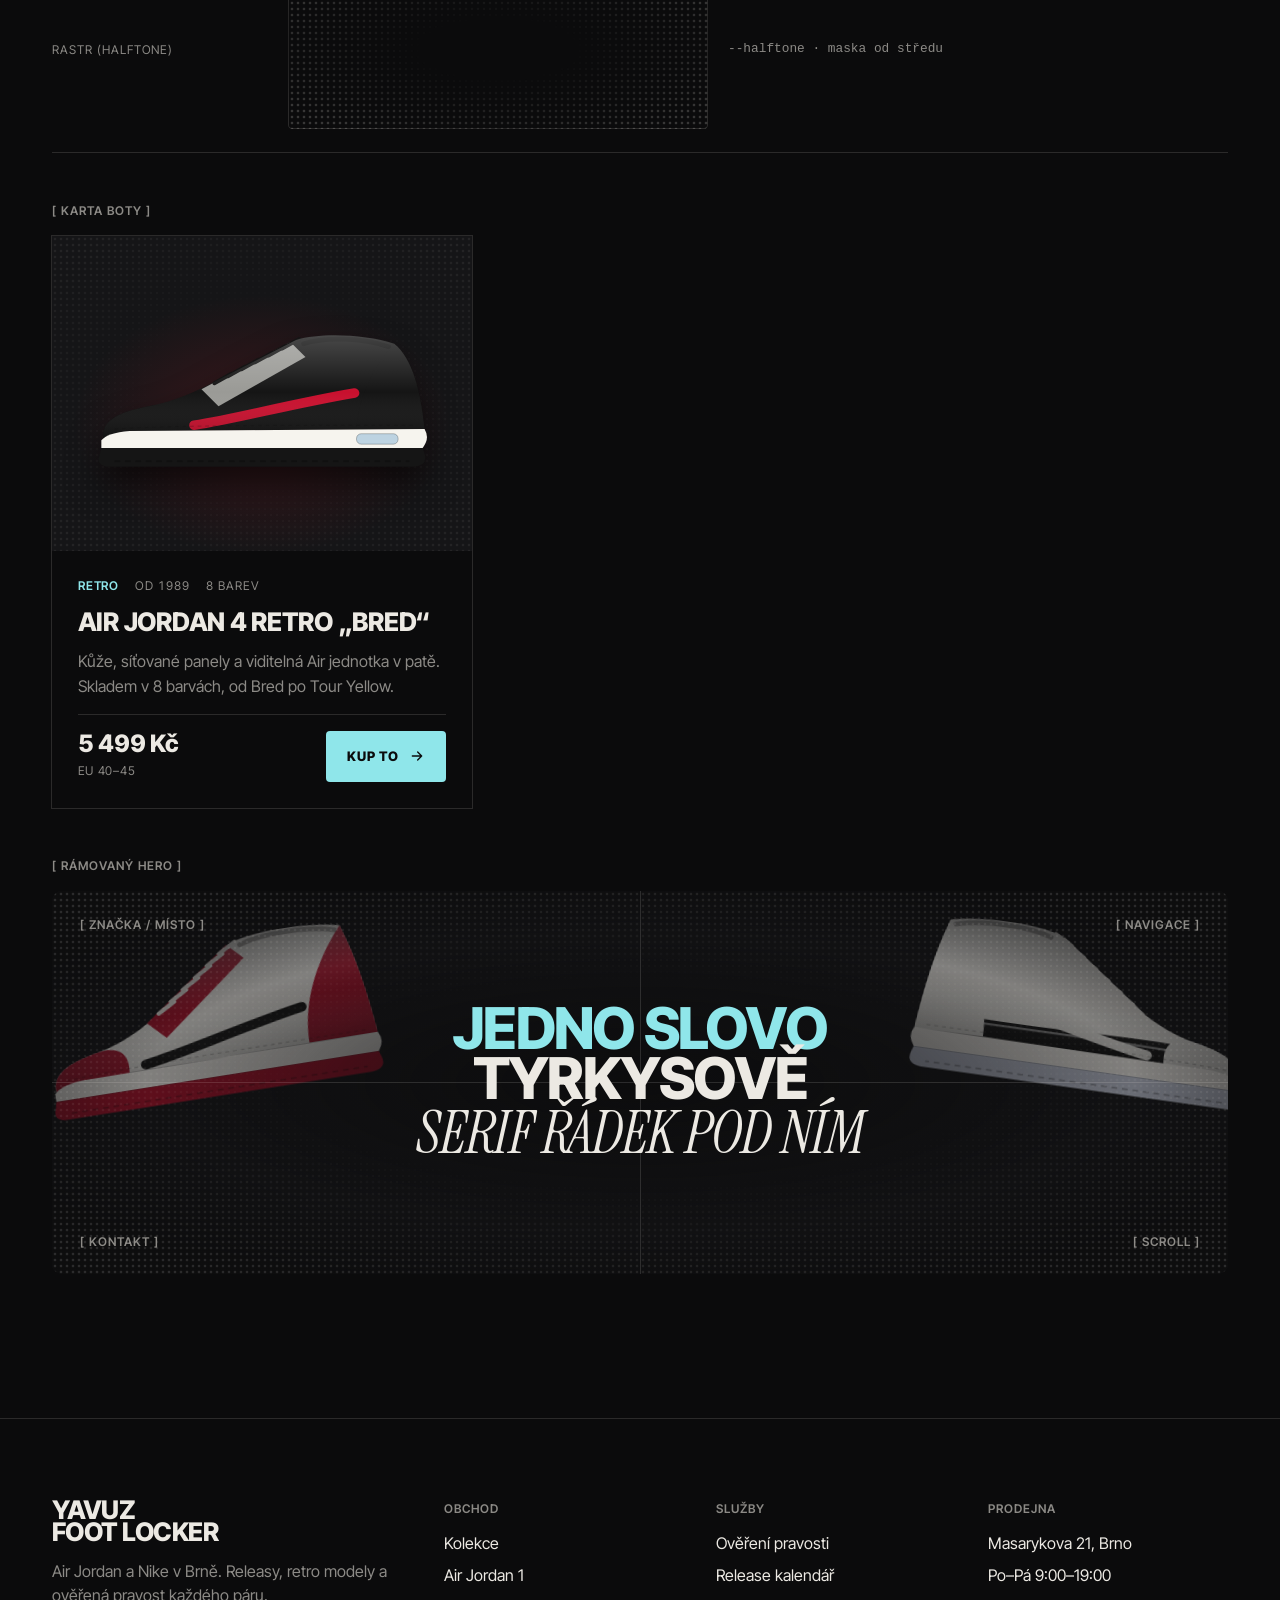
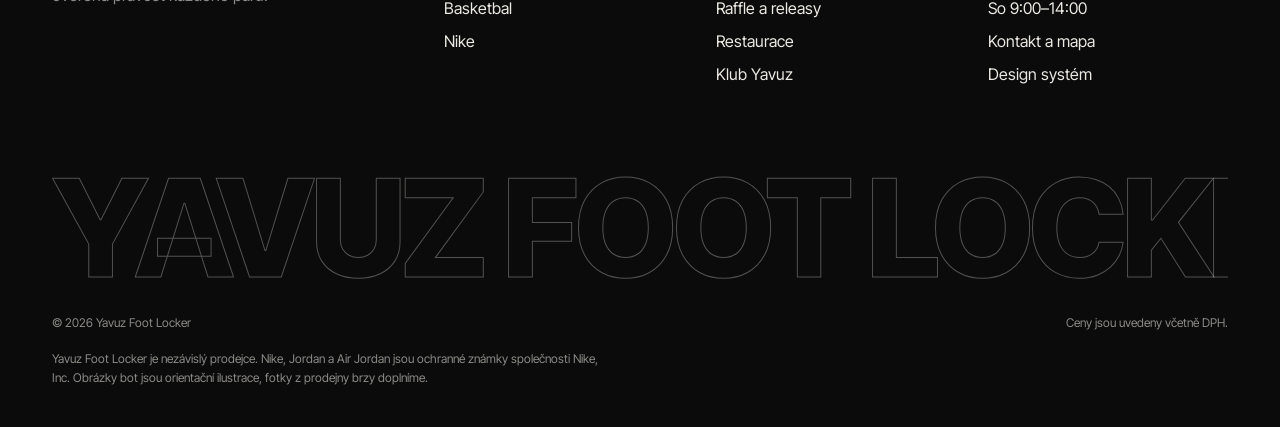
<file: yavuz-foot-locker-vercel/design-system.html>
<!doctype html>
<html lang="cs">
<head>
<meta charset="utf-8">
<meta name="viewport" content="width=device-width, initial-scale=1, viewport-fit=cover">
<title>Design systém · Yavuz Foot Locker</title>
<meta name="claude:viewport-fit-sides" content="cover">
<meta name="description" content="Yavuz Foot Locker – značková sportovní obuv v Brně.">
<link rel="preconnect" href="https://fonts.googleapis.com"><link rel="preconnect" href="https://fonts.gstatic.com" crossorigin><link rel="stylesheet" href="https://fonts.googleapis.com/css2?family=Inter+Tight:wght@400;600;800&family=Instrument+Serif:ital@0;1&display=swap">
<style>/* Yavuz Foot Locker — design system "Cinema Corner".
   Layout: a dark page; heroes sit inside a framed screen (frame + halftone + crosshair), micro navigation in
   [ brackets ] pinned to corners, content on a centred 1240px track with one section rhythm. Single dark theme by design. */
:root{
  color-scheme:dark;
  /* colour */
  --ink:#0B0B0C;       /* page */
  --carbon:#151517;    /* frame, surfaces */
  --graphite:#1F1F22;  /* cards, fields */
  --bone:#ECE9E3;      /* text */
  --ash:#8C8A86;       /* muted text */
  --line:rgba(236,233,227,.14);
  --line-strong:rgba(236,233,227,.32);
  --cyan:#8FE6EA;      /* the one accent */
  --on-cyan:#0B0B0C;
  --shadow:rgba(0,0,0,.6);
  /* aliases kept for older markup (map, inline styles) */
  --paper:var(--graphite); --mute:var(--ash); --accent:var(--cyan); --accent-ink:var(--cyan); --stone:var(--ink);
  /* type */
  --sans:"Inter Tight","Inter","Helvetica Neue",Arial,sans-serif;
  --serif:"Instrument Serif","Times New Roman",Georgia,serif;
  --fs-display:clamp(2.6rem,7.2vw,6.2rem);
  --fs-h2:clamp(2.2rem,5vw,4rem);
  --fs-h3:clamp(1.3rem,2.2vw,1.6rem);
  --fs-lead:clamp(1.05rem,1.5vw,1.2rem);
  --fs-micro:.75rem;
  /* space & shape */
  --section:clamp(5rem,12vw,9rem);
  --frame:clamp(12px,3vw,40px);
  --track:1240px;
  --r:4px; --r-frame:10px;
  --halftone:radial-gradient(rgba(236,233,227,.2) 1px,transparent 1.7px) 0 0/6px 6px;
}

*,*::before,*::after{box-sizing:border-box}
html{scroll-behavior:smooth;-webkit-text-size-adjust:100%}
@media (prefers-reduced-motion:reduce){html{scroll-behavior:auto}*,*::before,*::after{animation:none!important;transition:none!important}}
body{background:var(--ink);color:var(--bone);font-family:var(--sans);font-size:1rem;line-height:1.6;margin:0;overflow-x:hidden;-webkit-font-smoothing:antialiased}
body::before{content:"";position:fixed;inset:0 0 auto;height:env(safe-area-inset-top,0px);z-index:60;background:var(--ink)}
a{color:inherit}
img,svg{max-width:100%}
::selection{background:var(--cyan);color:var(--on-cyan)}
:focus-visible{outline:2px solid var(--cyan);outline-offset:3px;border-radius:2px}
.wrap{max-width:var(--track);margin-inline:auto;padding-left:max(16px,env(safe-area-inset-left,0px));padding-right:max(16px,env(safe-area-inset-right,0px))}
@media (min-width:700px){.wrap{padding-left:max(32px,env(safe-area-inset-left,0px));padding-right:max(32px,env(safe-area-inset-right,0px))}}
.section{padding-block:var(--section)}
.section + .section{border-top:1px solid var(--line)}
.skip{position:absolute;left:-999px;top:0}
.skip:focus{left:16px;top:16px;z-index:100;background:var(--cyan);color:var(--on-cyan);padding:.6rem 1rem}

/* ---------- type ---------- */
h1,h2,h3{font-family:var(--sans);font-weight:800;text-transform:uppercase;letter-spacing:-.02em;line-height:.92;margin:0;text-wrap:balance}
h2{font-size:var(--fs-h2)}
h3{font-size:var(--fs-h3);line-height:1.02;letter-spacing:-.01em}
p{margin:0;max-width:62ch}
.serif,h1 em,h2 em{font-family:var(--serif);font-style:italic;font-weight:400;text-transform:uppercase;letter-spacing:-.01em}
.accent,.hl{color:var(--cyan)}
.eyebrow,.micro{font-size:var(--fs-micro);font-weight:600;letter-spacing:.08em;text-transform:uppercase;color:var(--ash);display:inline-flex;gap:.35em}
.eyebrow::before,.micro::before{content:"["}
.eyebrow::after,.micro::after{content:"]"}
.lead{font-size:var(--fs-lead);line-height:1.55;color:var(--ash)}
.num{font-variant-numeric:tabular-nums}

/* ---------- bracket links (navigation & tertiary actions) ---------- */
.bracket{display:inline-flex;gap:.35em;font-size:var(--fs-micro);font-weight:600;letter-spacing:.08em;text-transform:uppercase;text-decoration:none;color:var(--bone);padding:.35rem .1rem;transition:color .2s}
.bracket::before{content:"["}
.bracket::after{content:"]"}
.bracket::before,.bracket::after{display:inline-block;transition:transform .25s cubic-bezier(.2,.7,.2,1)}
.bracket:hover{color:var(--cyan)}
.bracket:hover::before{transform:translateX(-3px)}
.bracket:hover::after{transform:translateX(3px)}
.bracket[aria-current="page"]{color:var(--cyan)}

/* ---------- header ---------- */
.site-head{position:sticky;top:env(safe-area-inset-top,0px);z-index:50;background:color-mix(in srgb,var(--ink) 86%,transparent);-webkit-backdrop-filter:blur(10px);backdrop-filter:blur(10px);border-bottom:1px solid var(--line)}
.head-row{display:flex;align-items:center;justify-content:space-between;gap:1rem;min-height:64px}
.brand{display:block;text-decoration:none;font-weight:800;text-transform:uppercase;letter-spacing:-.02em;line-height:.86;font-size:1.05rem}
.brand span{display:block}
.nav{display:none;gap:1.4rem;list-style:none;margin:0;padding:0;align-items:center}
.nav .sep{width:1px;height:14px;background:var(--line-strong)}
.menu{position:relative}
.menu summary{list-style:none;cursor:pointer}
.menu summary::-webkit-details-marker{display:none}
.menu[open] .menu-panel{display:grid}
.menu-panel{display:none;position:absolute;right:0;top:calc(100% + .75rem);min-width:220px;gap:.25rem;padding:.75rem 1rem;background:var(--carbon);border:1px solid var(--line);border-radius:var(--r)}
@media (min-width:860px){.nav{display:flex}.menu{display:none}}

/* ---------- buttons ---------- */
.btn{display:inline-flex;align-items:center;gap:.6rem;font-family:var(--sans);font-weight:800;font-size:.82rem;letter-spacing:.06em;text-transform:uppercase;text-decoration:none;padding:.95rem 1.35rem;border-radius:var(--r);border:0;cursor:pointer;background:var(--cyan);color:var(--on-cyan);transition:transform .25s cubic-bezier(.2,.7,.2,1)}
.btn svg{width:16px;height:16px;transition:transform .25s cubic-bezier(.2,.7,.2,1)}
.btn:hover{transform:translateY(-2px)}
.btn:hover svg{transform:translateX(3px)}
.btn--ghost{background:transparent;color:var(--bone);box-shadow:inset 0 0 0 1px var(--line-strong)}
.more{display:inline-flex;align-items:center;gap:.5rem;font-size:var(--fs-micro);font-weight:600;letter-spacing:.08em;text-transform:uppercase;text-decoration:none;color:var(--bone)}
.more::before{content:"["}
.more::after{content:"]"}
.more svg{width:14px;height:14px;color:var(--cyan);transition:transform .25s}
.more:hover{color:var(--cyan)}
.more:hover svg{transform:translateX(4px)}

/* ---------- framed screen hero ---------- */
.frame-hero{padding:var(--frame)}
.frame{position:relative;isolation:isolate;overflow:hidden;border-radius:var(--r-frame);background:var(--carbon);min-height:min(82svh,760px);display:grid;place-items:center;padding:clamp(4.5rem,10vw,7rem) clamp(16px,4vw,48px)}
.frame-hero--page .frame{min-height:0;padding-block:clamp(4.5rem,11vw,8rem)}
.frame::before{content:"";position:absolute;inset:0;z-index:-1;background:var(--halftone);-webkit-mask-image:radial-gradient(ellipse 70% 65% at 50% 50%,transparent 40%,#000 95%);mask-image:radial-gradient(ellipse 70% 65% at 50% 50%,transparent 40%,#000 95%);opacity:.7}
.frame::after{content:"";position:absolute;inset:0;z-index:-1;pointer-events:none;
  background:linear-gradient(var(--line),var(--line)) 50% 0/1px 100% no-repeat,linear-gradient(var(--line),var(--line)) 0 50%/100% 1px no-repeat}
.frame-media{position:absolute;inset:0;z-index:-2}
.frame-media img{position:absolute;width:clamp(180px,30vw,440px);height:auto;filter:saturate(.85) brightness(.78);will-change:transform;animation:float 9s ease-in-out infinite alternate}
.frame-media::after{content:"";position:absolute;inset:0;background:radial-gradient(ellipse 60% 55% at 50% 50%,rgba(11,11,12,.86),rgba(11,11,12,.35) 70%,rgba(11,11,12,.75))}
.frame-media img:nth-child(1){left:-3%;top:6%;transform:rotate(-9deg)}
.frame-media img:nth-child(2){right:-4%;top:4%;transform:rotate(8deg) scaleX(-1);animation-delay:-3s}
.frame-media img:nth-child(3){left:4%;bottom:-2%;transform:rotate(6deg);animation-delay:-5s}
.frame-media img:nth-child(4){right:2%;bottom:-4%;transform:rotate(-7deg) scaleX(-1);animation-delay:-7s}
@keyframes float{to{translate:0 -12px}}
.frame-copy{display:grid;gap:1.4rem;justify-items:center;text-align:center;max-width:980px}
.display{font-size:var(--fs-display);line-height:.88;letter-spacing:-.03em}
.display span{display:block}
.display .serif{font-weight:400;letter-spacing:-.01em;line-height:1}
.frame-copy .lead{max-width:52ch}
.hero-actions{display:flex;flex-wrap:wrap;gap:.75rem;justify-content:center}
.corner{position:absolute;z-index:2}
.corner.tl{left:clamp(14px,2.4vw,28px);top:clamp(14px,2.4vw,24px)}
.corner.tr{right:clamp(14px,2.4vw,28px);top:clamp(14px,2.4vw,24px)}
.corner.bl{left:clamp(14px,2.4vw,28px);bottom:clamp(12px,2.2vw,22px)}
.corner.br{right:clamp(14px,2.4vw,28px);bottom:clamp(12px,2.2vw,22px)}

/* ---------- release strip ---------- */
.release{display:grid;gap:1.5rem;align-items:center;border:1px solid var(--line);border-radius:var(--r);padding:clamp(1.25rem,3vw,2rem);background:var(--carbon)}
.release img{width:100%;height:auto;filter:drop-shadow(0 20px 18px var(--shadow))}
.release .specs{display:flex;flex-wrap:wrap;gap:1.5rem;margin:0;padding:0;list-style:none}
.release .specs b{display:block;font-weight:800;font-size:1.6rem;line-height:1;font-variant-numeric:tabular-nums}
.release .specs span{font-size:var(--fs-micro);letter-spacing:.08em;text-transform:uppercase;color:var(--ash)}
.release-copy{display:grid;gap:1rem;justify-items:start}
@media (min-width:860px){.release{grid-template-columns:1fr 1.1fr}}

/* ---------- section head ---------- */
.sec-head{display:grid;gap:1.25rem;margin-bottom:clamp(2.5rem,6vw,4.5rem)}
.sec-head > div:first-child{display:grid;gap:1rem;justify-items:start}
@media (min-width:860px){.sec-head{grid-template-columns:1.2fr 1fr;align-items:end}.sec-head .side{display:grid;gap:1.25rem;justify-items:start}}

/* ---------- product cards ---------- */
.grid{display:grid;gap:1px;background:var(--line);border:1px solid var(--line)}
@media (min-width:640px){.grid{grid-template-columns:repeat(2,1fr)}}
@media (min-width:1000px){.grid{grid-template-columns:repeat(3,1fr)}}
.card{position:relative;display:flex;flex-direction:column;background:var(--ink);transition:background-color .3s}
.card:hover{background:var(--carbon)}
.card-media{display:block}
.card figure{margin:0;aspect-ratio:4/3;max-width:100%;overflow:hidden;display:grid;place-items:center;position:relative;
  background:radial-gradient(60% 55% at 50% 60%,color-mix(in srgb,var(--tint) 26%,transparent),transparent 75%),var(--carbon)}
.card figure::before{content:"";position:absolute;inset:0;background:var(--halftone);opacity:.35;-webkit-mask-image:radial-gradient(ellipse at center,transparent 35%,#000 90%);mask-image:radial-gradient(ellipse at center,transparent 35%,#000 90%)}
.card figure img{position:relative;display:block;width:90%;height:auto;filter:drop-shadow(0 18px 16px var(--shadow));transition:transform .5s cubic-bezier(.2,.7,.2,1)}
.card:hover figure img{transform:translateY(-6px) scale(1.03)}
.card-body{display:flex;flex-direction:column;gap:.85rem;padding:clamp(1.25rem,2.5vw,1.6rem);flex:1}
.meta{display:flex;flex-wrap:wrap;gap:.3rem 1rem;font-size:var(--fs-micro);letter-spacing:.08em;text-transform:uppercase;color:var(--ash);font-variant-numeric:tabular-nums}
.meta span:first-child{color:var(--cyan);font-weight:600}
.card-link{text-decoration:none}
.card-link:hover{color:var(--cyan)}
.card p{color:var(--ash)}
.card-foot{display:flex;align-items:center;justify-content:space-between;gap:1rem;margin-top:auto;padding-top:1rem;border-top:1px solid var(--line)}
.price{font-weight:800;font-size:1.5rem;line-height:1;letter-spacing:-.01em;font-variant-numeric:tabular-nums}
.sizes{font-size:var(--fs-micro);letter-spacing:.06em;color:var(--ash);margin-top:.3rem}

/* ---------- split, stats, features ---------- */
.split{display:grid;gap:clamp(2.5rem,6vw,5rem)}
@media (min-width:900px){.split{grid-template-columns:1fr 1fr;align-items:start}}
.stats{display:grid;grid-template-columns:repeat(2,1fr);gap:1px;background:var(--line);border:1px solid var(--line)}
.stat{background:var(--ink);padding:1.5rem;display:grid;gap:.5rem;align-content:start}
.stat b{font-weight:800;font-size:clamp(2.4rem,5.5vw,3.4rem);line-height:.9;letter-spacing:-.03em;font-variant-numeric:tabular-nums}
.stat span{color:var(--ash);font-size:.9rem;line-height:1.4}
.features{display:grid;gap:1px;background:var(--line);border:1px solid var(--line)}
@media (min-width:760px){.features{grid-template-columns:repeat(3,1fr)}.features.two{grid-template-columns:repeat(2,1fr)}}
.feature{display:grid;gap:.9rem;align-content:start;padding:clamp(1.5rem,3vw,2rem);background:var(--ink);color:inherit;transition:background-color .3s}
.feature:hover{background:var(--carbon)}
.feature .ico{width:44px;height:44px;border:1px solid var(--line-strong);border-radius:var(--r);display:grid;place-items:center;color:var(--cyan);transition:transform .3s}
.feature:hover .ico{transform:translateY(-3px)}
.feature .ico svg{width:22px;height:22px}
.feature p{color:var(--ash)}
.feature .tag{font-size:var(--fs-micro);font-weight:600;letter-spacing:.08em;text-transform:uppercase;color:var(--cyan);font-variant-numeric:tabular-nums}

/* ---------- contact band ---------- */
.band{background:var(--carbon);position:relative;isolation:isolate}
.band::before{content:"";position:absolute;inset:0;z-index:-1;background:var(--halftone);opacity:.4;-webkit-mask-image:linear-gradient(90deg,transparent 35%,#000);mask-image:linear-gradient(90deg,transparent 35%,#000)}
.band-grid{display:grid;gap:2.5rem}
.band-grid > div{display:grid;gap:1.5rem;justify-items:start}
@media (min-width:900px){.band-grid{grid-template-columns:1.4fr 1fr;align-items:end}}
.facts{display:grid;gap:1rem;margin:0;padding:0;list-style:none}
.facts li{display:flex;gap:.9rem;align-items:flex-start;padding-bottom:1rem;border-bottom:1px solid var(--line)}
.facts svg{width:20px;height:20px;flex:none;color:var(--cyan);margin-top:.2rem}

/* ---------- quote, timeline, chips, table ---------- */
.quote{font-family:var(--serif);font-style:italic;font-size:clamp(2rem,5vw,3.6rem);line-height:1.02;margin:0;text-wrap:balance}
.quote-by{margin-top:1.5rem;color:var(--ash);font-size:var(--fs-micro);letter-spacing:.08em;text-transform:uppercase}
.timeline{display:grid;margin:0;padding:0;list-style:none;border-top:1px solid var(--line)}
.timeline li{display:grid;grid-template-columns:5rem 1fr;gap:1rem;padding-block:1.4rem;border-bottom:1px solid var(--line)}
.timeline b{font-weight:800;font-size:1.4rem;line-height:1;color:var(--cyan);font-variant-numeric:tabular-nums}
.timeline p{color:var(--ash)}
.timeline strong{display:block;color:var(--bone);margin-bottom:.2rem}
.chips{display:flex;flex-wrap:wrap;gap:.25rem 1.4rem;margin-bottom:2rem}
.chips a{display:inline-flex;gap:.35em;font-size:var(--fs-micro);font-weight:600;letter-spacing:.08em;text-transform:uppercase;text-decoration:none;color:var(--ash);padding:.35rem 0;transition:color .2s}
.chips a::before{content:"["}
.chips a::after{content:"]"}
.chips a:hover,.chips a.on{color:var(--cyan)}
.table-wrap{overflow-x:auto;border:1px solid var(--line)}
table{border-collapse:collapse;width:100%;min-width:520px;font-variant-numeric:tabular-nums}
th,td{text-align:left;padding:.9rem 1.1rem;border-bottom:1px solid var(--line)}
th{font-size:var(--fs-micro);letter-spacing:.08em;text-transform:uppercase;color:var(--ash);font-weight:600}
tr:last-child td{border-bottom:0}

/* ---------- form ---------- */
.form{display:grid;gap:1rem;padding:clamp(1.5rem,3vw,2.25rem);background:var(--carbon);border:1px solid var(--line);border-radius:var(--r)}
.form .row{display:grid;gap:1rem}
@media (min-width:600px){.form .row{grid-template-columns:1fr 1fr}}
.field{display:grid;gap:.4rem;min-width:0}
.field label{font-size:var(--fs-micro);font-weight:600;letter-spacing:.08em;text-transform:uppercase;color:var(--ash)}
.field input,.field select,.field textarea{font:inherit;color:var(--bone);background:var(--ink);border:1px solid var(--line-strong);border-radius:var(--r);padding:.8rem .9rem;width:100%;transition:border-color .2s}
.field input:focus,.field select:focus,.field textarea:focus{border-color:var(--cyan);outline:none}
.field textarea{min-height:120px;resize:vertical}
.form-note{font-size:var(--fs-micro);color:var(--ash)}
.sent{display:none;padding:1rem 1.1rem;border-radius:var(--r);background:var(--cyan);color:var(--on-cyan);font-weight:600}
.sent.show{display:block}
.map{display:block;width:100%;height:auto;border:1px solid var(--line);border-radius:var(--r);background:var(--graphite)}

/* ---------- footer ---------- */
.site-foot{padding-block:clamp(3.5rem,7vw,5rem) 2.5rem;border-top:1px solid var(--line)}
.foot-grid{display:grid;gap:2rem}
@media (min-width:760px){.foot-grid{grid-template-columns:1.5fr 1fr 1fr 1fr}}
.foot-grid h4{font-size:var(--fs-micro);letter-spacing:.08em;text-transform:uppercase;color:var(--ash);margin:0 0 .8rem;font-weight:600}
.foot-grid ul{list-style:none;margin:0;padding:0;display:grid;gap:.45rem}
.foot-grid a{text-decoration:none}
.foot-grid a:hover{color:var(--cyan)}
.wordmark{font-weight:800;text-transform:uppercase;letter-spacing:-.04em;font-size:min(10.6vw,9rem);line-height:.9;margin-top:clamp(3rem,7vw,5rem);color:transparent;-webkit-text-stroke:1px var(--line-strong);white-space:nowrap;overflow:hidden}
.legal{display:flex;flex-wrap:wrap;gap:.5rem 1.5rem;justify-content:space-between;margin-top:1.5rem;font-size:var(--fs-micro);color:var(--ash)}
.footnote{font-size:var(--fs-micro);color:var(--ash);max-width:80ch;margin-top:1rem}

/* ---------- design-system page ---------- */
.ds-grid{display:grid;gap:1px;background:var(--line);border:1px solid var(--line)}
@media (min-width:700px){.ds-grid{grid-template-columns:repeat(4,1fr)}}
.swatch{background:var(--ink);padding:1rem;display:grid;gap:.6rem}
.swatch i{display:block;height:84px;border-radius:var(--r);border:1px solid var(--line)}
.swatch b{font-weight:600}
.swatch code,.ds code{font-size:.8rem;color:var(--ash);font-family:ui-monospace,SFMono-Regular,Menlo,monospace}
.ds-row{display:grid;gap:1rem;padding-block:1.4rem;border-bottom:1px solid var(--line)}
@media (min-width:760px){.ds-row{grid-template-columns:220px 1fr;align-items:center}}
.ds-row > span:first-child{font-size:var(--fs-micro);letter-spacing:.08em;text-transform:uppercase;color:var(--ash)}
.ds-demo{display:flex;flex-wrap:wrap;gap:1.25rem;align-items:center}
.ds-space{display:flex;align-items:flex-end;gap:1rem;flex-wrap:wrap}
.ds-space i{display:block;background:var(--cyan);border-radius:2px}
.ds-halftone{height:160px;border:1px solid var(--line);border-radius:var(--r);background:var(--halftone);-webkit-mask-image:radial-gradient(ellipse at center,transparent 25%,#000 85%);mask-image:radial-gradient(ellipse at center,transparent 25%,#000 85%)}
.ds .frame{min-height:340px}

/* ---------- motion ---------- */
@supports (animation-timeline:view()){
  @media (prefers-reduced-motion:no-preference){
    .reveal{animation:rise linear both;animation-timeline:view();animation-range:entry 0% entry 55%}
    @keyframes rise{from{opacity:.35;transform:translateY(28px)}to{opacity:1;transform:none}}
  }
}
@media (prefers-reduced-motion:no-preference){
  .frame-copy{animation:enter 1s cubic-bezier(.2,.7,.2,1) both}
  @keyframes enter{from{opacity:0;transform:translateY(16px)}to{opacity:1;transform:none}}
}

/* ================= alive landing (homepage) =================
   Motion uses transform and opacity only. Scroll-linked effects are CSS scroll timelines
   behind @supports; without support the page is simply static. */
[id]{scroll-margin-top:84px}

/* scroll progress */
.scroll-progress{position:fixed;left:0;right:0;top:env(safe-area-inset-top,0px);height:2px;z-index:70;background:var(--cyan);transform:scaleX(0);transform-origin:0 50%;pointer-events:none;display:none}
@supports (animation-timeline:scroll()){
  .scroll-progress{display:block;animation:progress linear both;animation-timeline:scroll(root)}
  @keyframes progress{to{transform:scaleX(1)}}
}

/* split hero */
.frame--split{place-items:stretch;padding:clamp(4.5rem,8vw,6rem) clamp(16px,4vw,56px) clamp(5rem,8vw,6rem)}
.frame-glow{position:absolute;z-index:-1;width:70%;aspect-ratio:1;right:-15%;top:-20%;border-radius:50%;pointer-events:none;
  background:radial-gradient(circle,rgba(226,58,58,.22),rgba(242,154,74,.08) 45%,transparent 70%);animation:glow 16s ease-in-out infinite alternate}
@keyframes glow{to{transform:translate3d(-12%,14%,0) scale(1.15)}}
.hero-split{display:grid;gap:clamp(2.5rem,5vw,4rem);align-items:center;width:100%}
@media (min-width:960px){.hero-split{grid-template-columns:1.05fr 1fr}}
.hero-text{display:grid;gap:1.4rem;justify-items:start}
.hero-text .display{text-align:left}
.hero-text .hero-actions{justify-content:flex-start}
.scribbled{position:relative;display:inline-block}
.scribble{position:absolute;left:-2%;bottom:-.12em;width:104%;height:.26em;color:var(--cyan);overflow:visible;transform-origin:0 50%;animation:draw 1.1s .5s cubic-bezier(.65,0,.35,1) both}
@keyframes draw{from{transform:scaleX(0)}to{transform:scaleX(1)}}

.hero-shot{position:relative;margin:0;padding-bottom:clamp(2.5rem,5vw,3.5rem)}
.hero-shot-media{position:relative;overflow:hidden;border-radius:var(--r-frame);aspect-ratio:5/4;max-width:100%;
  background:radial-gradient(80% 70% at 60% 45%,#F29A4A 0%,#C8432F 38%,#5A1C1A 72%,#1A0F0E 100%)}
.hero-shot-media::after{content:"";position:absolute;inset:0;background:var(--halftone);opacity:.35;-webkit-mask-image:radial-gradient(ellipse at center,transparent 35%,#000 95%);mask-image:radial-gradient(ellipse at center,transparent 35%,#000 95%);pointer-events:none}
.hero-img{position:absolute;left:5%;top:14%;width:92%;height:auto;transform:rotate(-8deg);filter:drop-shadow(0 30px 24px rgba(0,0,0,.45))}
@supports (animation-timeline:scroll()){
  @media (prefers-reduced-motion:no-preference){
    .hero-img{animation:parallax linear both;animation-timeline:scroll(root);animation-range:0 700px}
    @keyframes parallax{from{transform:rotate(-8deg) translate3d(0,0,0)}to{transform:rotate(-6deg) translate3d(0,-60px,0)}}
  }
}
.book-card{position:absolute;left:clamp(-12px,-2vw,-28px);bottom:0;width:min(300px,82%);display:grid;gap:.9rem;padding:1.1rem 1.2rem 1.2rem;
  background:color-mix(in srgb,var(--carbon) 88%,transparent);-webkit-backdrop-filter:blur(12px);backdrop-filter:blur(12px);
  border:1px solid var(--line-strong);border-radius:var(--r-frame);box-shadow:0 24px 50px -20px rgba(0,0,0,.8);animation:bob 6s ease-in-out infinite}
.book-card .btn{justify-content:center}
@keyframes bob{50%{transform:translateY(-8px)}}
.hero-index{display:none;gap:1.1rem}
@media (min-width:860px){.hero-index{display:flex}}

/* live primary button: pulse ring, periodic shine, sparkle on hover */
.btn--live{position:relative;isolation:isolate}
.btn--live::after{content:"";position:absolute;inset:0;z-index:-1;border-radius:inherit;box-shadow:0 0 0 2px var(--cyan);opacity:0;animation:pulse 2.6s ease-out infinite}
@keyframes pulse{0%{transform:scale(1);opacity:.55}70%,100%{transform:scale(1.18,1.4);opacity:0}}
.btn-shine{position:absolute;inset:0;border-radius:inherit;overflow:hidden;pointer-events:none}
.btn-shine::before{content:"";position:absolute;top:0;bottom:0;width:40%;left:0;background:linear-gradient(100deg,transparent,rgba(255,255,255,.65),transparent);transform:translateX(-120%) skewX(-12deg);animation:shine 4.5s ease-in-out infinite}
@keyframes shine{0%,62%{transform:translateX(-120%) skewX(-12deg)}86%,100%{transform:translateX(320%) skewX(-12deg)}}
.btn-label{position:relative}
.spark{position:absolute;right:-7px;top:-9px;width:16px;height:16px;color:var(--cyan);opacity:0;transform:scale(.3) rotate(-30deg);transition:opacity .25s,transform .35s cubic-bezier(.2,.7,.2,1.4);pointer-events:none}
.spark svg{width:100%;height:100%}
.btn--live:hover .spark{opacity:1;transform:scale(1) rotate(15deg)}

/* checklists with draw-on checks (a wipe, transform only) */
.checks{list-style:none;margin:0;padding:0;display:grid;gap:.7rem}
.checks li{display:flex;gap:.7rem;align-items:flex-start;color:var(--bone);line-height:1.45}
.checks li strong{font-weight:600}
.check{flex:none;width:20px;height:20px;margin-top:.1rem;border-radius:50%;background:color-mix(in srgb,var(--cyan) 16%,transparent);color:var(--cyan);display:grid;place-items:center;overflow:hidden}
.check svg{width:13px;height:13px}
@supports (animation-timeline:view()){
  @media (prefers-reduced-motion:no-preference){
    .check svg{animation:wipe linear both;animation-timeline:view();animation-range:entry 30% entry 90%}
    @keyframes wipe{from{transform:translateX(-120%)}to{transform:none}}
  }
}
.book-card .check svg{animation:wipe2 .6s .9s cubic-bezier(.65,0,.35,1) both}
.book-card li:nth-child(2) .check svg{animation-delay:1.05s}
.book-card li:nth-child(3) .check svg{animation-delay:1.2s}
@keyframes wipe2{from{transform:translateX(-120%)}to{transform:none}}

/* how it works */
.steps{list-style:none;margin:0;padding:0;display:grid;gap:1px;background:var(--line);border:1px solid var(--line)}
@media (min-width:760px){.steps{grid-template-columns:repeat(2,1fr)}}
@media (min-width:1100px){.steps{grid-template-columns:repeat(4,1fr)}}
.step{background:var(--ink);padding:clamp(1.5rem,3vw,2rem);display:grid;gap:.8rem;align-content:start;position:relative;transition:background-color .3s}
.step:hover{background:var(--carbon)}
.step-ico{width:48px;height:48px;border-radius:50%;display:grid;place-items:center;color:var(--on-cyan);background:var(--cyan);animation:bobicon 3.2s ease-in-out infinite;animation-delay:calc(var(--i) * -.8s)}
.step-ico svg{width:22px;height:22px}
@keyframes bobicon{50%{transform:translateY(-6px)}}
.step-no{position:absolute;right:1.4rem;top:1.4rem;font-weight:800;font-size:2.2rem;line-height:1;color:transparent;-webkit-text-stroke:1px var(--line-strong)}
.step p{color:var(--ash)}

/* service tiers */
.tiers .tier{gap:1rem}
.tier-price{font-weight:800;font-size:1.6rem;line-height:1;letter-spacing:-.02em;font-variant-numeric:tabular-nums}
.tier .checks li{color:var(--ash);font-size:.95rem}
.tier--featured{position:relative;background:var(--carbon);box-shadow:inset 0 0 0 1px color-mix(in srgb,var(--cyan) 55%,transparent);z-index:1}
.tier-flag{position:absolute;right:1.2rem;top:1.2rem;color:var(--cyan)}
@media (prefers-reduced-motion:no-preference){
  .tier--featured{animation:breathe 5s ease-in-out infinite}
  @keyframes breathe{50%{transform:scale(1.015)}}
  .tier--featured:hover{animation-play-state:paused}
}
.tier:hover{transform:translateY(-4px)}

/* guarantee */
.guarantee{background:radial-gradient(60% 80% at 90% 50%,color-mix(in srgb,var(--cyan) 7%,transparent),transparent 70%)}
.guarantee-card{border:1px solid var(--line-strong);border-radius:var(--r-frame);padding:clamp(1.5rem,3vw,2.25rem);background:var(--carbon)}
.guarantee-card .checks{gap:1.25rem}
.guarantee-card .checks li{color:var(--ash)}
.guarantee-card .checks strong{display:block;color:var(--bone)}

/* faq (native details: works without JS) */
.faq{border-top:1px solid var(--line)}
.faq-item{border-bottom:1px solid var(--line)}
.faq-item summary{list-style:none;cursor:pointer;display:flex;justify-content:space-between;align-items:center;gap:1rem;padding:1.25rem 0;font-weight:600;font-size:1.08rem}
.faq-item summary::-webkit-details-marker{display:none}
.faq-item summary:hover{color:var(--cyan)}
.faq-plus{position:relative;flex:none;width:16px;height:16px}
.faq-plus::before,.faq-plus::after{content:"";position:absolute;left:0;right:0;top:50%;height:1.5px;background:currentColor;transition:transform .3s}
.faq-plus::after{transform:rotate(90deg)}
.faq-item[open] .faq-plus::after{transform:rotate(0)}
.faq-item p{color:var(--ash);padding:0 0 1.4rem}
@media (prefers-reduced-motion:no-preference){.faq-item[open] p{animation:enter .45s ease both}}

/* sticky cta bar */
.cta-bar{position:fixed;left:0;right:0;bottom:0;z-index:55;padding-bottom:env(safe-area-inset-bottom,0px);
  background:color-mix(in srgb,var(--ink) 90%,transparent);-webkit-backdrop-filter:blur(10px);backdrop-filter:blur(10px);border-top:1px solid var(--line)}
.cta-row{display:flex;align-items:center;justify-content:space-between;gap:1rem;min-height:68px;padding-block:.6rem}
.cta-row p{font-size:.92rem}
.cta-row p span{color:var(--ash)}
@media (max-width:560px){.cta-row p span{display:none}.cta-row .btn{padding:.85rem 1rem}}
body:has(.cta-bar){padding-bottom:calc(76px + env(safe-area-inset-bottom,0px))}

/* hover lifts on cards (shared) */
.card{transition:background-color .3s,transform .35s cubic-bezier(.2,.7,.2,1)}
.card:hover{transform:translateY(-4px)}
.feature{transition:background-color .3s,transform .35s cubic-bezier(.2,.7,.2,1)}
.feature:hover{transform:translateY(-4px)}

@media (prefers-reduced-motion:reduce){
  .frame-glow,.book-card,.step-ico,.btn--live::after,.btn-shine::before,.scribble{animation:none!important}
  .btn-shine{display:none}
}
/* fixes for the split hero */
.display .scribbled{display:inline-block}
.frame--split .display{font-size:clamp(2.5rem,5.4vw,5rem)}
.btn{white-space:nowrap}
@media (max-width:700px){
  .frame--split .corner.tr{display:none}
  .book-card{left:12px}
  .cta-row p{font-size:.85rem}
}
/* grids with a leftover cell: hairlines on the cards instead of a filled background */
.grid{background:transparent;gap:0;border:0}
.grid > .card{outline:1px solid var(--line);outline-offset:-.5px}
.sale{display:inline-block;vertical-align:middle;margin-left:.4rem;padding:.2rem .45rem;border-radius:3px;background:var(--cyan);color:var(--on-cyan);font-size:.72rem;font-weight:800;letter-spacing:.04em}

/* hero photo (own AI image): cover the media box; the warm gradient behind stays as fallback */
.hero-shot-media--photo{aspect-ratio:3/2}
.hero-photo{position:absolute;left:0;top:-6%;width:100%;height:112%;object-fit:cover;display:block}
.hero-shot-media--photo::before{content:"";position:absolute;inset:0;z-index:1;pointer-events:none;background:linear-gradient(180deg,transparent 55%,rgba(11,11,12,.55))}
@supports (animation-timeline:scroll()){
  @media (prefers-reduced-motion:no-preference){
    .hero-photo{animation:parallax-photo linear both;animation-timeline:scroll(root);animation-range:0 700px}
    @keyframes parallax-photo{from{transform:translate3d(0,0,0)}to{transform:translate3d(0,-36px,0)}}
  }
}
.book-card{z-index:2}
</style>
</head>
<body>
<a class="skip" href="#obsah">Přeskočit na obsah</a>
<header class="site-head"><div class="wrap head-row">
<a class="brand" href="./" aria-label="Yavuz Foot Locker, úvod"><span>Yavuz</span><span>Foot Locker</span></a>
<nav aria-label="Hlavní navigace"><ul class="nav"><li><a class="bracket" href="kolekce.html">Kolekce</a></li><li><a class="bracket" href="releasy.html">Releasy</a></li><li><a class="bracket" href="sluzby.html">Služby</a></li><li><a class="bracket" href="o-nas.html">O nás</a></li><li class="sep" aria-hidden="true"></li><li><a class="bracket" href="kontakt.html">Kontakt</a></li></ul>
<details class="menu"><summary class="bracket">Menu</summary><div class="menu-panel"><a class="bracket" href="./">Úvod</a><a class="bracket" href="kolekce.html">Kolekce</a><a class="bracket" href="releasy.html">Releasy</a><a class="bracket" href="sluzby.html">Služby</a><a class="bracket" href="o-nas.html">O nás</a><a class="bracket" href="kontakt.html">Kontakt</a></div></details></nav>
</div></header>
<main id="obsah"><section class="frame-hero frame-hero--page"><div class="frame">
<span class="corner tl micro">Yavuz Foot Locker</span><span class="corner tr micro">Brno · CZ</span>
<div class="frame-copy"><p class="eyebrow">Design systém</p><h1 class="display"><span>Cinema</span><span><span class="accent">Corner</span></span></h1><p class="lead">Vizuální jazyk obchodu: tmavé plátno, rámovaný hero s rastrem, mikronavigace v hranatých závorkách a jediný tyrkysový akcent. Všechny ukázky běží na stejném CSS jako web.</p></div>
<a class="corner br bracket" href="#obsah-dal">Scroll</a></div></section><span id="obsah-dal"></span><div class="ds" id="ds-nav"><section class="section"><div class="wrap"><div class="sec-head"><div><p class="eyebrow">01 · Principy</p><h2>Plátno, rám, <em class="accent">akcent</em></h2></div><div class="side"><p class="lead">Fotka bot je hvězda, rozhraní mlčí. Text je kostěně bílý na téměř černé, navigace je drobná a sedí v rozích jako titulky. Tyrkysová se objeví jen tam, kam má jít oko: hlavní akce, aktivní stav a jedno zvýrazněné slovo v nadpisu.</p></div></div></div></section><section class="section"><div class="wrap"><div class="sec-head"><div><p class="eyebrow">02 · Barvy</p><h2>Osm tokenů</h2></div><div class="side"><p class="lead">Jedno záměrně tmavé téma. Barvy bot se neomezují, jen tónují pozadí karty přes <code>--tint</code>.</p></div></div><div class="ds-grid"><div class="swatch"><i style="background:var(--ink)"></i><b>Ink</b><code>--ink · #0B0B0C</code><span class="lead" style="font-size:.85rem">Plocha stránky</span></div><div class="swatch"><i style="background:var(--carbon)"></i><b>Carbon</b><code>--carbon · #151517</code><span class="lead" style="font-size:.85rem">Rám heru, povrchy, formuláře</span></div><div class="swatch"><i style="background:var(--graphite)"></i><b>Graphite</b><code>--graphite · #1F1F22</code><span class="lead" style="font-size:.85rem">Pole, mapy, vnořené plochy</span></div><div class="swatch"><i style="background:var(--bone)"></i><b>Bone</b><code>--bone · #ECE9E3</code><span class="lead" style="font-size:.85rem">Text a nadpisy</span></div><div class="swatch"><i style="background:var(--ash)"></i><b>Ash</b><code>--ash · #8C8A86</code><span class="lead" style="font-size:.85rem">Tlumený text, mikrolabely</span></div><div class="swatch"><i style="background:var(--line)"></i><b>Line</b><code>--line · rgba(236,233,227,.14)</code><span class="lead" style="font-size:.85rem">Vlasové linky, mřížky</span></div><div class="swatch"><i style="background:var(--cyan)"></i><b>Cyan</b><code>--cyan · #8FE6EA</code><span class="lead" style="font-size:.85rem">Jediný akcent: CTA, zvýraznění, aktivní stav</span></div><div class="swatch"><i style="background:var(--on-cyan)"></i><b>On cyan</b><code>--on-cyan · #0B0B0C</code><span class="lead" style="font-size:.85rem">Text na tyrkysové</span></div></div></div></section><section class="section"><div class="wrap"><div class="sec-head"><div><p class="eyebrow">03 · Písmo</p><h2>Grotesk <em>a serif</em></h2></div><div class="side"><p class="lead">Inter Tight 800 verzálkami nese nadpisy a ceny, Instrument Serif italic dává jeden kontrastní řádek. Text a mikrolabely jsou Inter Tight 400 a 600.</p></div></div><div class="ds-row"><span>Display · 800 · clamp(2.6–6.2rem)</span><div class="ds-demo"><p class="display" style="font-weight:800;text-transform:uppercase;margin:0"><span><span class="hl">Létání</span> se dá</span><span class="serif">naučit.</span></p></div></div><div class="ds-row"><span>H2 · 800 · clamp(2.2–4rem)</span><div class="ds-demo"><h2>Celá kolekce</h2></div></div><div class="ds-row"><span>H3 · 800 · 1.3–1.6rem</span><div class="ds-demo"><h3>Air Jordan 4 Retro</h3></div></div><div class="ds-row"><span>Serif akcent · Instrument Serif italic</span><div class="ds-demo"><p class="quote" style="font-size:2.2rem">„Kus historie, který si můžeš obout.“</p></div></div><div class="ds-row"><span>Lead · 400 · 1.05–1.2rem</span><div class="ds-demo"><p class="lead">Retro klasiky a moderní basketbal. Každý pár prošel ověřením pravosti.</p></div></div><div class="ds-row"><span>Mikrolabel · 600 · 12px · +0.08em</span><div class="ds-demo"><span class="micro">Release týdne</span><span class="micro">Brno · CZ</span></div></div><div class="ds-row"><span>Cena · 800 · tabulkové číslice</span><div class="ds-demo"><span class="price">5 499 Kč</span></div></div></div></section><section class="section"><div class="wrap"><div class="sec-head"><div><p class="eyebrow">04 · Mezery a tvar</p><h2>Rytmus</h2></div><div class="side"><p class="lead">Jedna míra pro sekce, jedna pro rám. Rohy skoro ostré, oddělení linkou místo stínu.</p></div></div><div class="ds-row"><span>Sekce · --section</span><div class="ds-demo"><div class="ds-space"><i style="width:16px;height:80px"></i><i style="width:16px;height:120px"></i><i style="width:16px;height:144px"></i></div><code>clamp(5rem, 12vw, 9rem)</code></div></div><div class="ds-row"><span>Rám heru · --frame</span><div class="ds-demo"><div class="ds-space"><i style="width:12px;height:12px"></i><i style="width:24px;height:24px"></i><i style="width:40px;height:40px"></i></div><code>clamp(12px, 3vw, 40px)</code></div></div><div class="ds-row"><span>Rádius</span><div class="ds-demo"><span style="display:inline-block;width:64px;height:40px;border:1px solid var(--line-strong);border-radius:4px"></span><span style="display:inline-block;width:64px;height:40px;border:1px solid var(--line-strong);border-radius:10px"></span><code>--r 4px · --r-frame 10px</code></div></div></div></section><section class="section"><div class="wrap"><div class="sec-head"><div><p class="eyebrow">05 · Komponenty</p><h2>Stavebnice</h2></div></div><div class="ds-row"><span>Mikronavigace</span><div class="ds-demo"><a class="bracket" href="#ds-nav">Kolekce</a><a class="bracket" href="#ds-nav" aria-current="page">Služby · aktivní</a><a class="bracket" href="#ds-nav">O nás</a><code>najetí: tyrkysová, závorky se rozestoupí</code></div></div><div class="ds-row"><span>Tlačítka</span><div class="ds-demo"><a class="btn" href="#ds-nav">Kup To <svg viewBox="0 0 24 24" fill="none" stroke="currentColor" stroke-width="2" stroke-linecap="round" stroke-linejoin="round" aria-hidden="true"><path d="M5 12h14M13 6l6 6-6 6"/></svg></a><a class="btn btn--ghost" href="#ds-nav">Sekundární</a><a class="more" href="#ds-nav">Odkaz v textu <svg viewBox="0 0 24 24" fill="none" stroke="currentColor" stroke-width="2" stroke-linecap="round" stroke-linejoin="round" aria-hidden="true"><path d="M5 12h14M13 6l6 6-6 6"/></svg></a></div></div><div class="ds-row"><span>Pole formuláře</span><div class="ds-demo"><div class="field" style="width:min(100%,320px)"><label for="ds-mail">E-mail</label><input id="ds-mail" placeholder="petra@email.cz"></div></div></div><div class="ds-row"><span>Rastr (halftone)</span><div class="ds-demo"><div class="ds-halftone" style="width:min(100%,420px)"></div><code>--halftone · maska od středu</code></div></div><div style="margin-top:3rem;display:grid;gap:1rem"><span class="micro">Karta boty</span><div class="grid" style="max-width:420px;grid-template-columns:1fr"><article class="card reveal" id="aj4">
<a href="detail.html#aj4" class="card-media" aria-label="Detail modelu Air Jordan 4 Retro „Bred“"><figure style="--tint:#B21E2B"><img src="illus/aj4-bred.svg" alt="Air Jordan 4 Retro „Bred“, ilustrace" loading="lazy" width="1400" height="788"></figure></a>
<div class="card-body">
<div class="meta"><span>Retro</span><span>od 1989</span><span>8 barev</span></div>
<h3><a href="detail.html#aj4" class="card-link">Air Jordan 4 Retro „Bred“</a></h3>
<p>Kůže, síťované panely a viditelná Air jednotka v patě. Skladem v 8 barvách, od Bred po Tour Yellow.</p>
<div class="card-foot"><div><div class="price">5 499 Kč</div><div class="sizes">EU 40–45</div></div>
<a class="btn" href="detail.html#aj4" aria-label="Kup To: Air Jordan 4 Retro „Bred“">Kup To <svg viewBox="0 0 24 24" fill="none" stroke="currentColor" stroke-width="2" stroke-linecap="round" stroke-linejoin="round" aria-hidden="true"><path d="M5 12h14M13 6l6 6-6 6"/></svg></a></div>
</div></article></div></div><div style="margin-top:3rem;display:grid;gap:1rem"><span class="micro">Rámovaný hero</span><div class="frame"><div class="frame-media" aria-hidden="true"><img src="illus/aj1-chicago.svg" alt=""><img src="illus/aj11-concord.svg" alt=""></div><span class="corner tl micro">Značka / místo</span><span class="corner tr micro">Navigace</span><div class="frame-copy"><p class="display" style="font-size:clamp(2rem,5vw,3.6rem);font-weight:800;text-transform:uppercase;margin:0"><span><span class="hl">Jedno slovo</span> tyrkysově</span><span class="serif">serif řádek pod ním</span></p></div><span class="corner bl micro">Kontakt</span><span class="corner br micro">Scroll</span></div></div></div></section></div></main>
<footer class="site-foot"><div class="wrap">
<div class="foot-grid">
<div><a class="brand" href="./" style="font-size:1.6rem"><span>Yavuz</span><span>Foot Locker</span></a>
<p class="lead" style="margin-top:1rem;font-size:1rem">Air Jordan a Nike v Brně. Releasy, retro modely a ověřená pravost každého páru.</p></div>
<div><h4>Obchod</h4><ul><li><a href="kolekce.html">Kolekce</a></li><li><a href="kolekce.html#aj1">Air Jordan 1</a></li><li><a href="kolekce.html#basket">Basketbal</a></li><li><a href="kolekce.html#nike">Nike</a></li></ul></div>
<div><h4>Služby</h4><ul><li><a href="sluzby.html#legit">Ověření pravosti</a></li><li><a href="releasy.html">Release kalendář</a></li><li><a href="sluzby.html#raffle">Raffle a releasy</a></li><li><a href="sluzby.html#pece">Restaurace</a></li><li><a href="sluzby.html#klub">Klub Yavuz</a></li></ul></div>
<div><h4>Prodejna</h4><ul><li>Masarykova 21, Brno</li><li>Po–Pá 9:00–19:00</li><li>So 9:00–14:00</li><li><a href="kontakt.html">Kontakt a mapa</a></li><li><a href="design-system.html">Design systém</a></li></ul></div>
</div>
<div class="wordmark" aria-hidden="true">Yavuz Foot Locker</div>
<div class="legal"><span>© 2026 Yavuz Foot Locker</span><span>Ceny jsou uvedeny včetně DPH.</span></div>
<p class="footnote">Yavuz Foot Locker je nezávislý prodejce. Nike, Jordan a Air Jordan jsou ochranné známky společnosti Nike, Inc. Obrázky bot jsou orientační ilustrace, fotky z prodejny brzy doplníme.</p>
</div></footer>
</body>
</html>
</file>
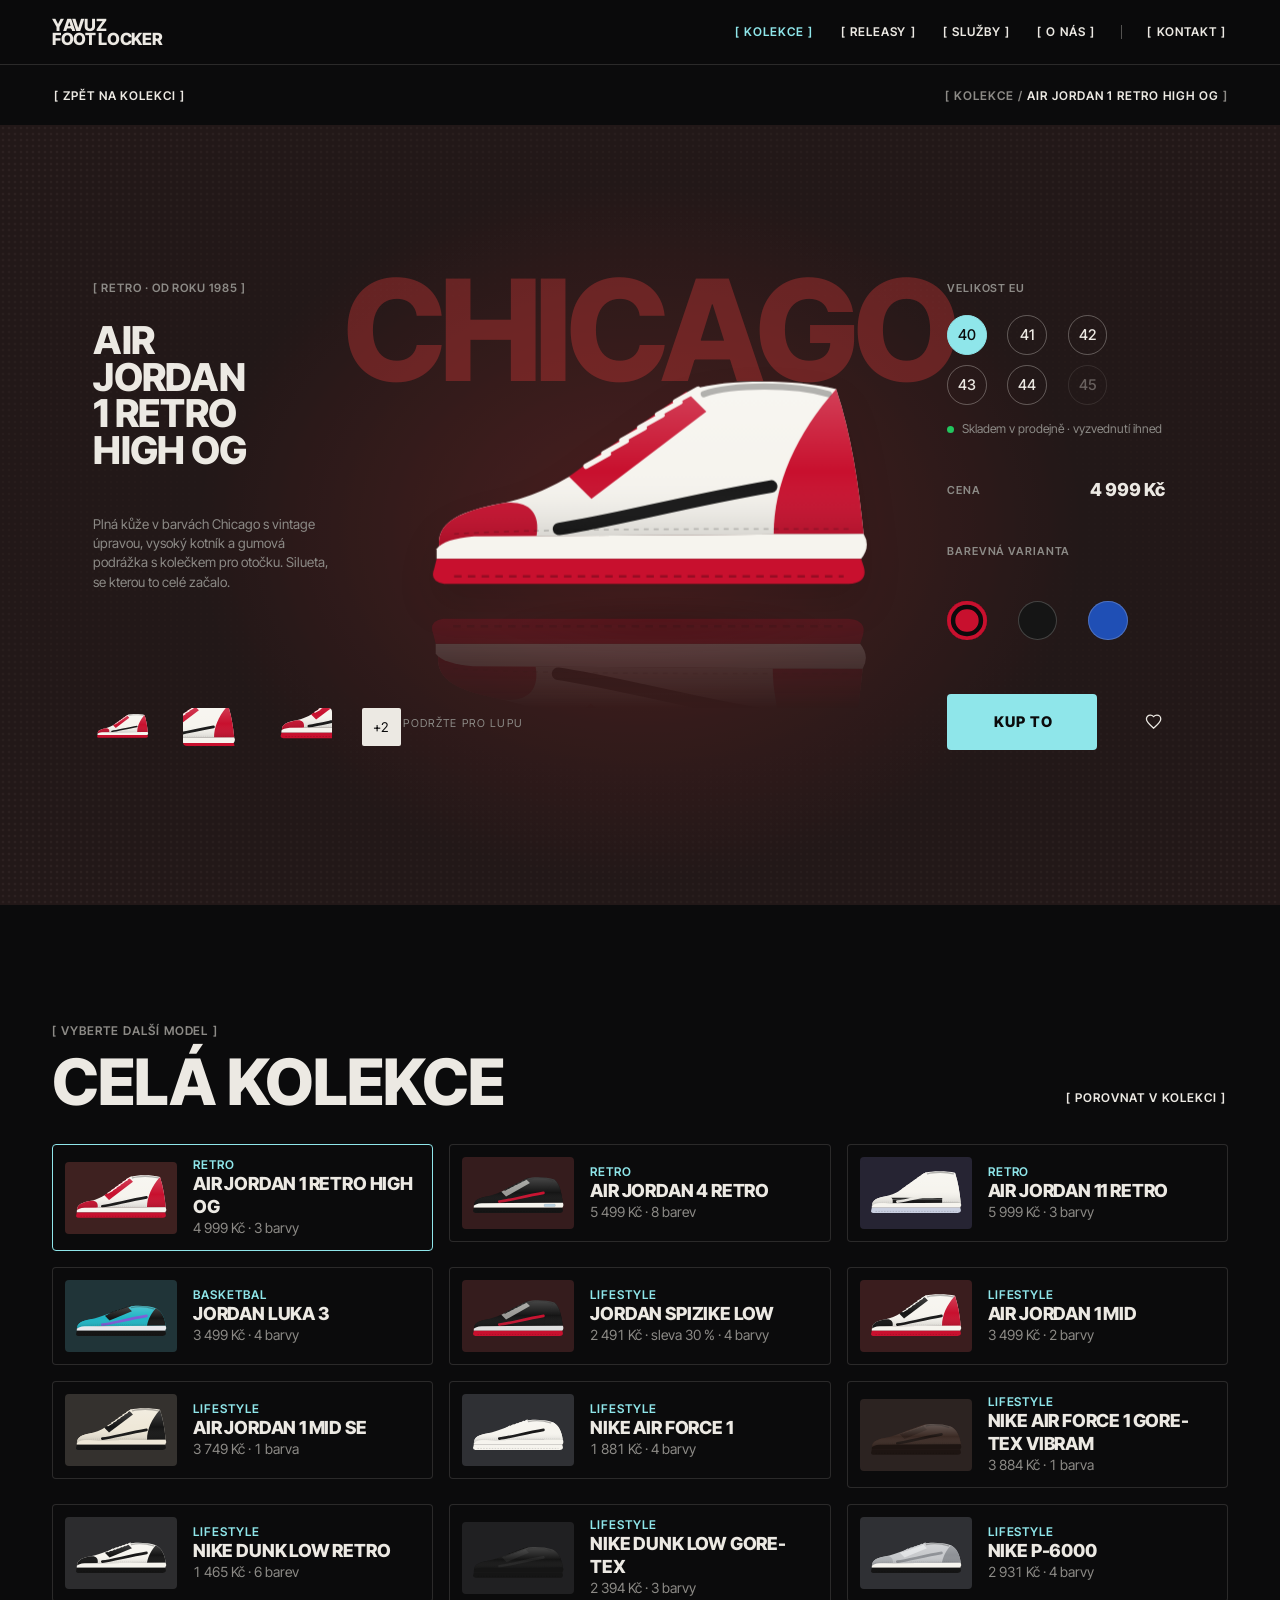
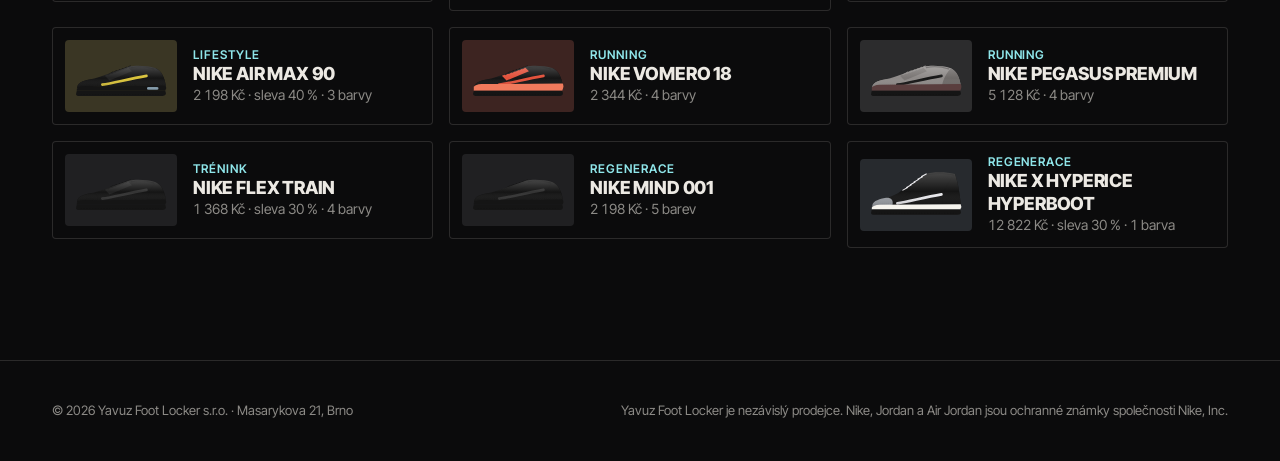
<file: yavuz-foot-locker-vercel/detail.html>
<!doctype html>
<html lang="cs">
  <head>
    <meta charset="UTF-8" />
    <meta name="viewport" content="width=device-width, initial-scale=1, viewport-fit=cover" />
    <meta name="claude:viewport-fit-sides" content="cover" />
    <title>Detail · Yavuz Foot Locker</title>
    <link rel="preconnect" href="https://fonts.googleapis.com" />
    <link rel="preconnect" href="https://fonts.gstatic.com" crossorigin />
    <link rel="stylesheet" href="https://fonts.googleapis.com/css2?family=Inter+Tight:wght@400;600;800&family=Instrument+Serif:ital@0;1&display=swap" />
    <script type="module" crossorigin src="./assets/detail-BCl76IpJ.js"></script>
    <link rel="modulepreload" crossorigin href="./assets/site-chrome-BEgh1wIh.js">
    <link rel="stylesheet" crossorigin href="./assets/site-chrome-DPHjp1Qh.css">
  </head>
  <body>
    <div id="root"></div>
    <noscript><p style="padding:2rem;font-family:sans-serif">Detail boty potřebuje JavaScript. Celou nabídku najdete na stránce <a href="kolekce.html">Kolekce</a>.</p></noscript>
  </body>
</html>
</file>
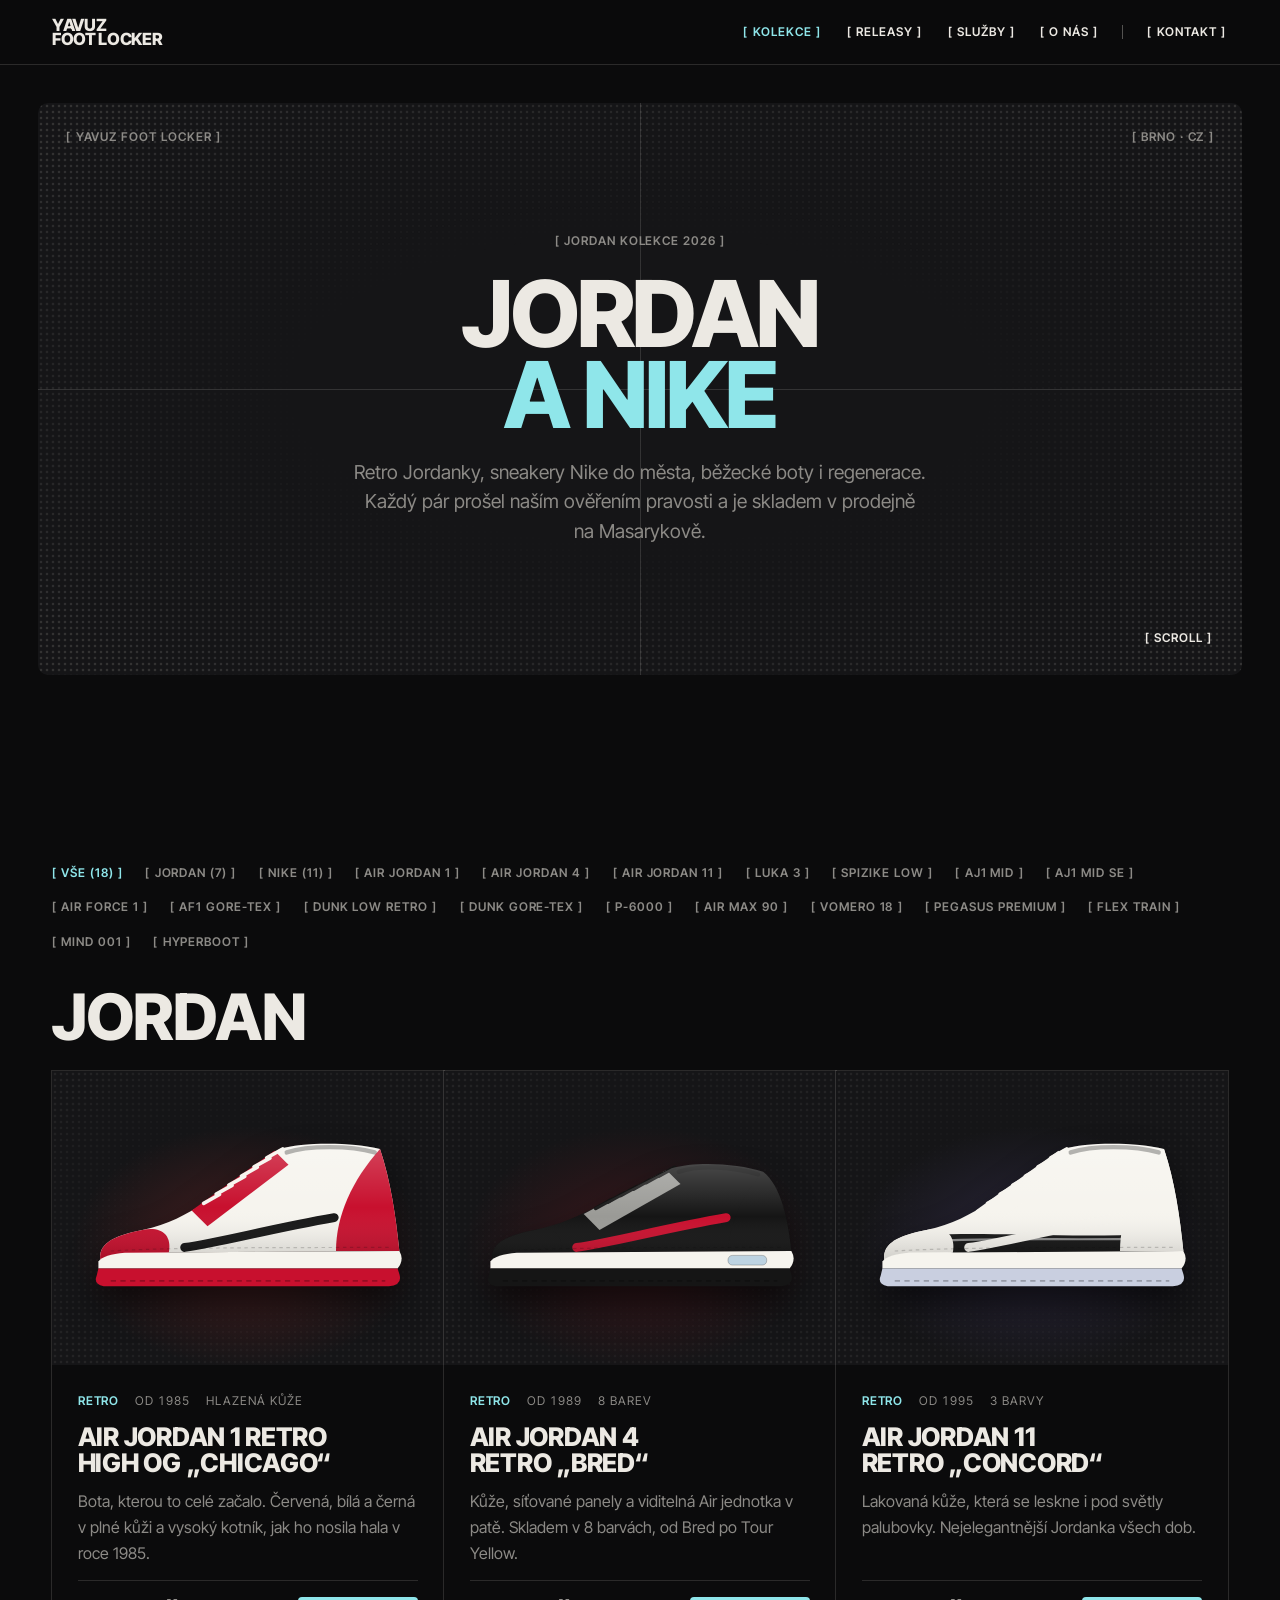
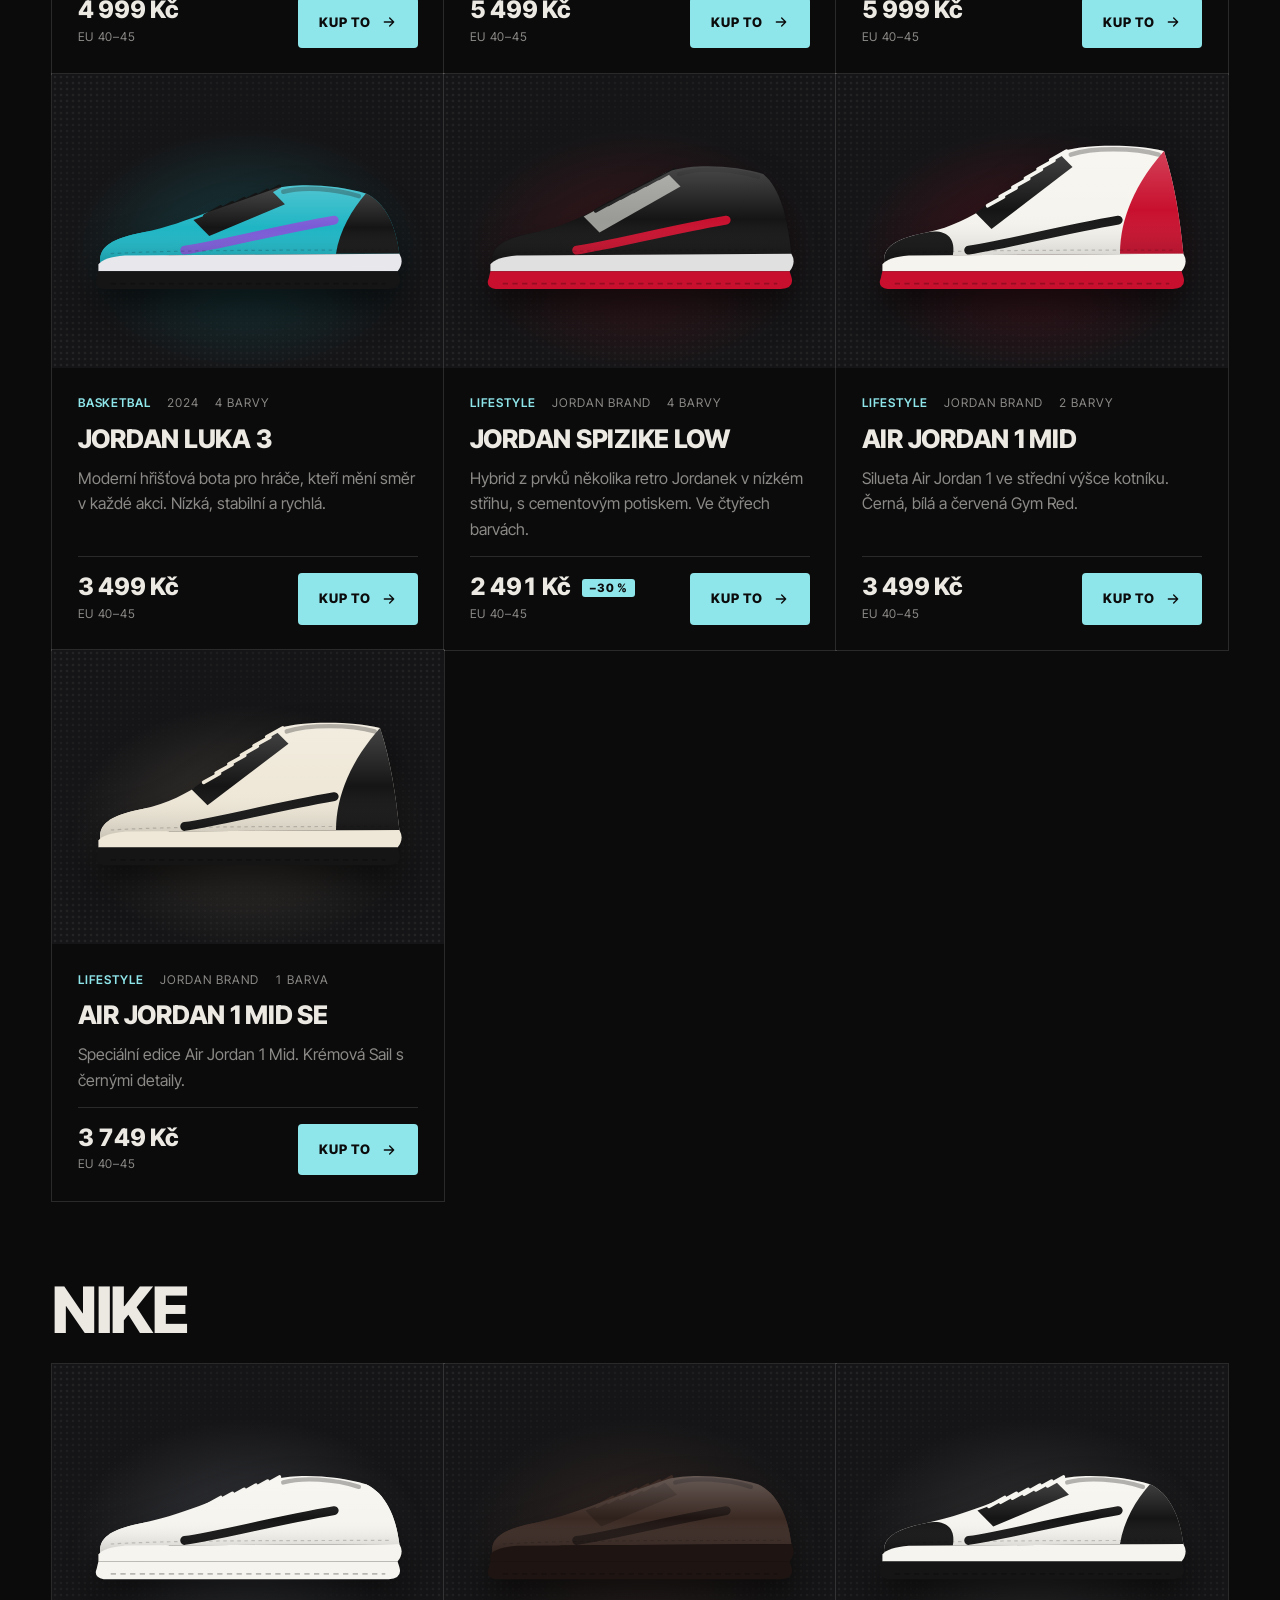
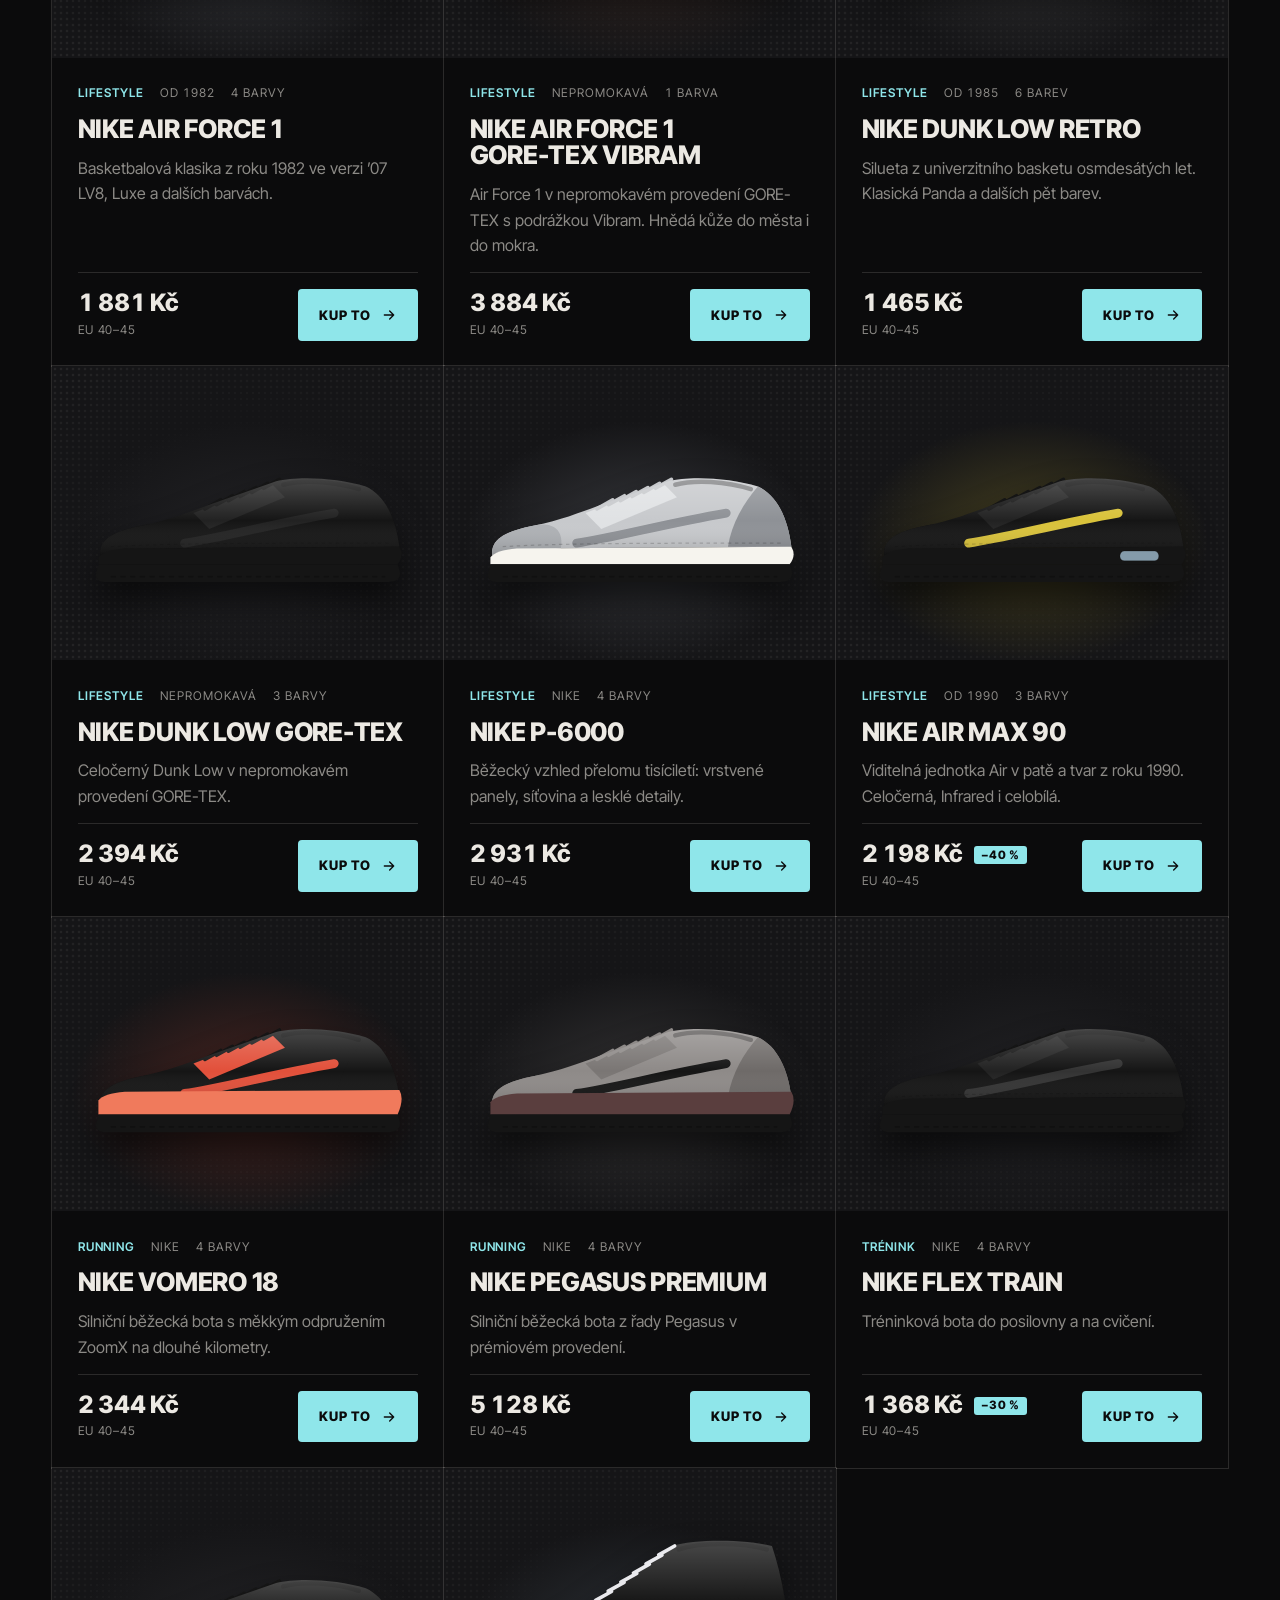
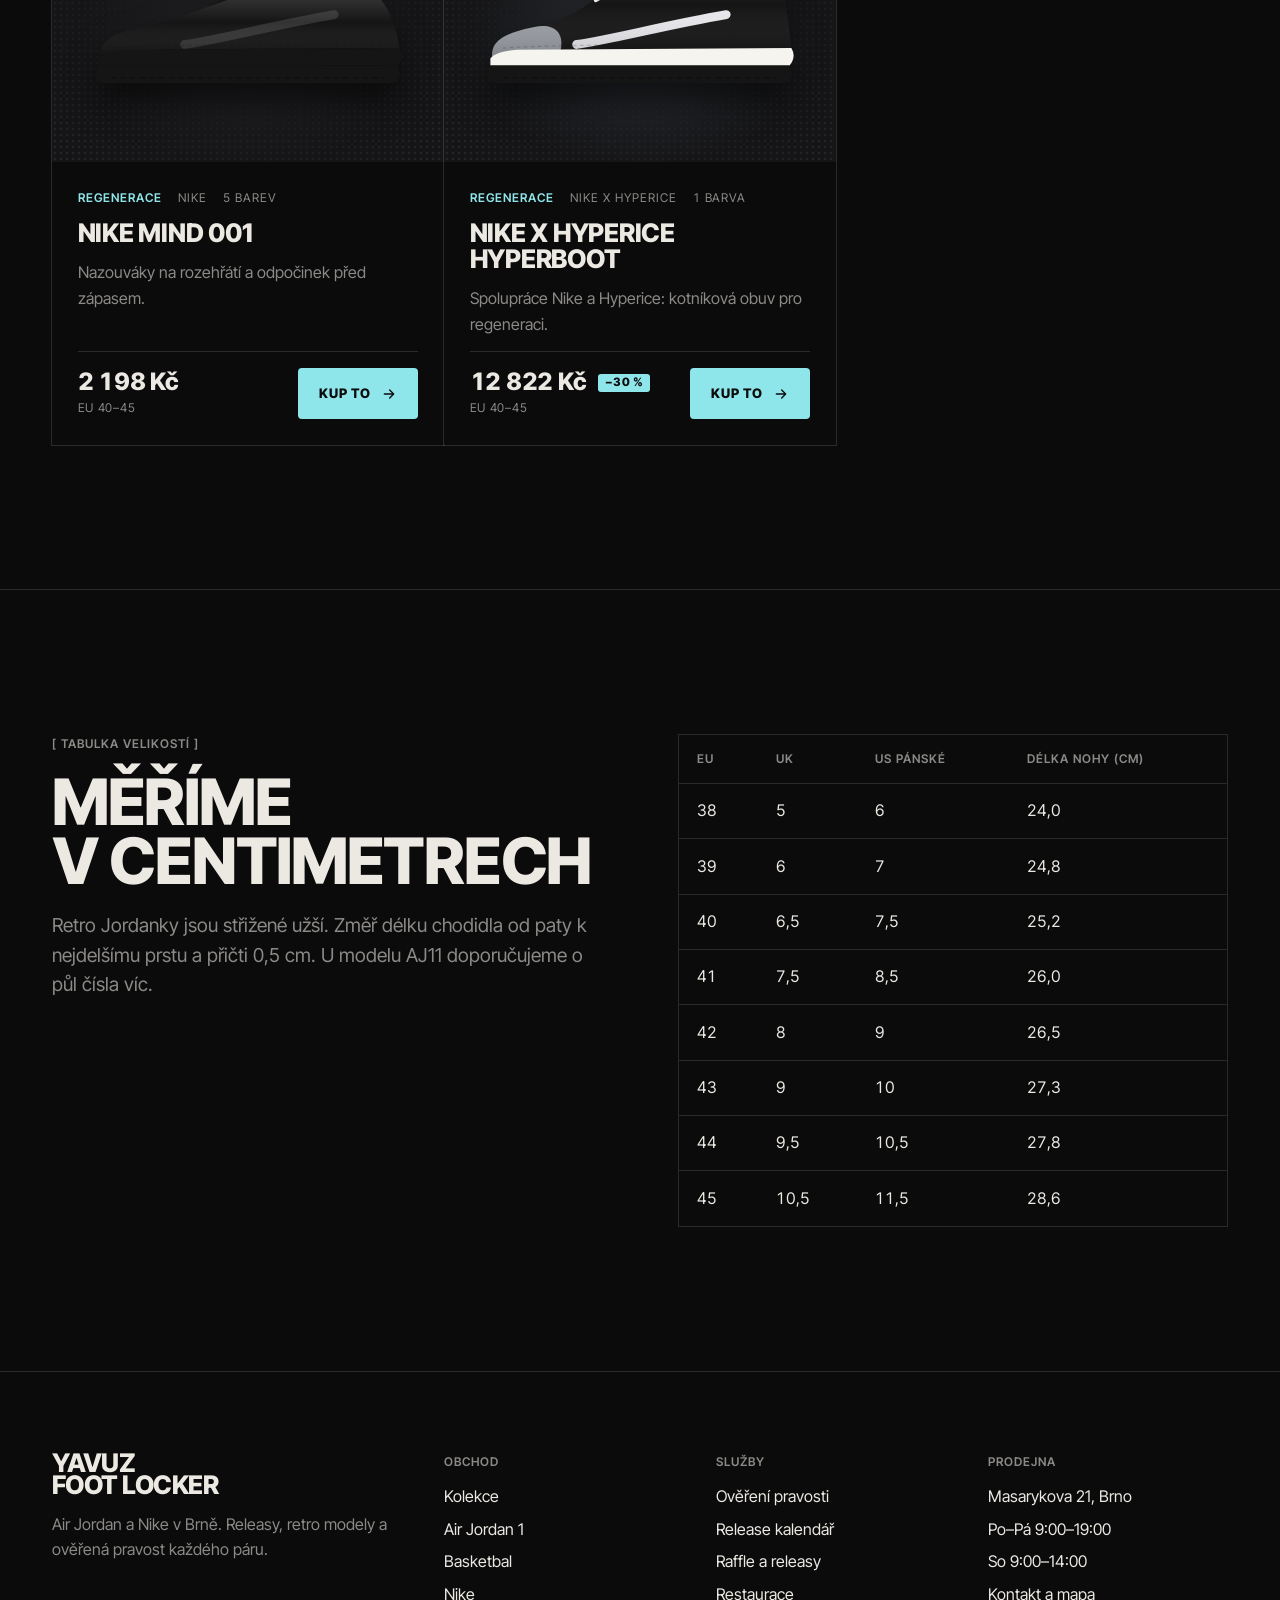
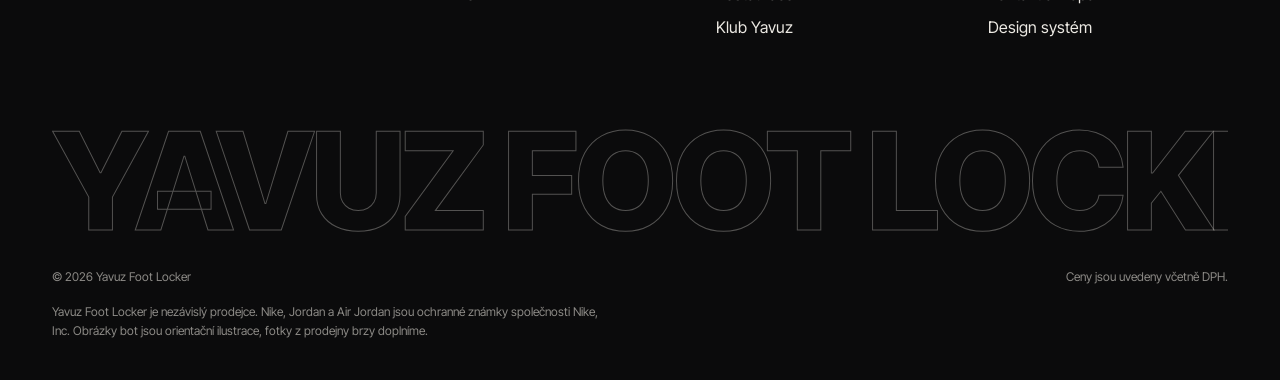
<file: yavuz-foot-locker-vercel/kolekce.html>
<!doctype html>
<html lang="cs">
<head>
<meta charset="utf-8">
<meta name="viewport" content="width=device-width, initial-scale=1, viewport-fit=cover">
<title>Kolekce · Yavuz Foot Locker</title>
<meta name="claude:viewport-fit-sides" content="cover">
<meta name="description" content="Yavuz Foot Locker – značková sportovní obuv v Brně.">
<link rel="preconnect" href="https://fonts.googleapis.com"><link rel="preconnect" href="https://fonts.gstatic.com" crossorigin><link rel="stylesheet" href="https://fonts.googleapis.com/css2?family=Inter+Tight:wght@400;600;800&family=Instrument+Serif:ital@0;1&display=swap">
<style>/* Yavuz Foot Locker — design system "Cinema Corner".
   Layout: a dark page; heroes sit inside a framed screen (frame + halftone + crosshair), micro navigation in
   [ brackets ] pinned to corners, content on a centred 1240px track with one section rhythm. Single dark theme by design. */
:root{
  color-scheme:dark;
  /* colour */
  --ink:#0B0B0C;       /* page */
  --carbon:#151517;    /* frame, surfaces */
  --graphite:#1F1F22;  /* cards, fields */
  --bone:#ECE9E3;      /* text */
  --ash:#8C8A86;       /* muted text */
  --line:rgba(236,233,227,.14);
  --line-strong:rgba(236,233,227,.32);
  --cyan:#8FE6EA;      /* the one accent */
  --on-cyan:#0B0B0C;
  --shadow:rgba(0,0,0,.6);
  /* aliases kept for older markup (map, inline styles) */
  --paper:var(--graphite); --mute:var(--ash); --accent:var(--cyan); --accent-ink:var(--cyan); --stone:var(--ink);
  /* type */
  --sans:"Inter Tight","Inter","Helvetica Neue",Arial,sans-serif;
  --serif:"Instrument Serif","Times New Roman",Georgia,serif;
  --fs-display:clamp(2.6rem,7.2vw,6.2rem);
  --fs-h2:clamp(2.2rem,5vw,4rem);
  --fs-h3:clamp(1.3rem,2.2vw,1.6rem);
  --fs-lead:clamp(1.05rem,1.5vw,1.2rem);
  --fs-micro:.75rem;
  /* space & shape */
  --section:clamp(5rem,12vw,9rem);
  --frame:clamp(12px,3vw,40px);
  --track:1240px;
  --r:4px; --r-frame:10px;
  --halftone:radial-gradient(rgba(236,233,227,.2) 1px,transparent 1.7px) 0 0/6px 6px;
}

*,*::before,*::after{box-sizing:border-box}
html{scroll-behavior:smooth;-webkit-text-size-adjust:100%}
@media (prefers-reduced-motion:reduce){html{scroll-behavior:auto}*,*::before,*::after{animation:none!important;transition:none!important}}
body{background:var(--ink);color:var(--bone);font-family:var(--sans);font-size:1rem;line-height:1.6;margin:0;overflow-x:hidden;-webkit-font-smoothing:antialiased}
body::before{content:"";position:fixed;inset:0 0 auto;height:env(safe-area-inset-top,0px);z-index:60;background:var(--ink)}
a{color:inherit}
img,svg{max-width:100%}
::selection{background:var(--cyan);color:var(--on-cyan)}
:focus-visible{outline:2px solid var(--cyan);outline-offset:3px;border-radius:2px}
.wrap{max-width:var(--track);margin-inline:auto;padding-left:max(16px,env(safe-area-inset-left,0px));padding-right:max(16px,env(safe-area-inset-right,0px))}
@media (min-width:700px){.wrap{padding-left:max(32px,env(safe-area-inset-left,0px));padding-right:max(32px,env(safe-area-inset-right,0px))}}
.section{padding-block:var(--section)}
.section + .section{border-top:1px solid var(--line)}
.skip{position:absolute;left:-999px;top:0}
.skip:focus{left:16px;top:16px;z-index:100;background:var(--cyan);color:var(--on-cyan);padding:.6rem 1rem}

/* ---------- type ---------- */
h1,h2,h3{font-family:var(--sans);font-weight:800;text-transform:uppercase;letter-spacing:-.02em;line-height:.92;margin:0;text-wrap:balance}
h2{font-size:var(--fs-h2)}
h3{font-size:var(--fs-h3);line-height:1.02;letter-spacing:-.01em}
p{margin:0;max-width:62ch}
.serif,h1 em,h2 em{font-family:var(--serif);font-style:italic;font-weight:400;text-transform:uppercase;letter-spacing:-.01em}
.accent,.hl{color:var(--cyan)}
.eyebrow,.micro{font-size:var(--fs-micro);font-weight:600;letter-spacing:.08em;text-transform:uppercase;color:var(--ash);display:inline-flex;gap:.35em}
.eyebrow::before,.micro::before{content:"["}
.eyebrow::after,.micro::after{content:"]"}
.lead{font-size:var(--fs-lead);line-height:1.55;color:var(--ash)}
.num{font-variant-numeric:tabular-nums}

/* ---------- bracket links (navigation & tertiary actions) ---------- */
.bracket{display:inline-flex;gap:.35em;font-size:var(--fs-micro);font-weight:600;letter-spacing:.08em;text-transform:uppercase;text-decoration:none;color:var(--bone);padding:.35rem .1rem;transition:color .2s}
.bracket::before{content:"["}
.bracket::after{content:"]"}
.bracket::before,.bracket::after{display:inline-block;transition:transform .25s cubic-bezier(.2,.7,.2,1)}
.bracket:hover{color:var(--cyan)}
.bracket:hover::before{transform:translateX(-3px)}
.bracket:hover::after{transform:translateX(3px)}
.bracket[aria-current="page"]{color:var(--cyan)}

/* ---------- header ---------- */
.site-head{position:sticky;top:env(safe-area-inset-top,0px);z-index:50;background:color-mix(in srgb,var(--ink) 86%,transparent);-webkit-backdrop-filter:blur(10px);backdrop-filter:blur(10px);border-bottom:1px solid var(--line)}
.head-row{display:flex;align-items:center;justify-content:space-between;gap:1rem;min-height:64px}
.brand{display:block;text-decoration:none;font-weight:800;text-transform:uppercase;letter-spacing:-.02em;line-height:.86;font-size:1.05rem}
.brand span{display:block}
.nav{display:none;gap:1.4rem;list-style:none;margin:0;padding:0;align-items:center}
.nav .sep{width:1px;height:14px;background:var(--line-strong)}
.menu{position:relative}
.menu summary{list-style:none;cursor:pointer}
.menu summary::-webkit-details-marker{display:none}
.menu[open] .menu-panel{display:grid}
.menu-panel{display:none;position:absolute;right:0;top:calc(100% + .75rem);min-width:220px;gap:.25rem;padding:.75rem 1rem;background:var(--carbon);border:1px solid var(--line);border-radius:var(--r)}
@media (min-width:860px){.nav{display:flex}.menu{display:none}}

/* ---------- buttons ---------- */
.btn{display:inline-flex;align-items:center;gap:.6rem;font-family:var(--sans);font-weight:800;font-size:.82rem;letter-spacing:.06em;text-transform:uppercase;text-decoration:none;padding:.95rem 1.35rem;border-radius:var(--r);border:0;cursor:pointer;background:var(--cyan);color:var(--on-cyan);transition:transform .25s cubic-bezier(.2,.7,.2,1)}
.btn svg{width:16px;height:16px;transition:transform .25s cubic-bezier(.2,.7,.2,1)}
.btn:hover{transform:translateY(-2px)}
.btn:hover svg{transform:translateX(3px)}
.btn--ghost{background:transparent;color:var(--bone);box-shadow:inset 0 0 0 1px var(--line-strong)}
.more{display:inline-flex;align-items:center;gap:.5rem;font-size:var(--fs-micro);font-weight:600;letter-spacing:.08em;text-transform:uppercase;text-decoration:none;color:var(--bone)}
.more::before{content:"["}
.more::after{content:"]"}
.more svg{width:14px;height:14px;color:var(--cyan);transition:transform .25s}
.more:hover{color:var(--cyan)}
.more:hover svg{transform:translateX(4px)}

/* ---------- framed screen hero ---------- */
.frame-hero{padding:var(--frame)}
.frame{position:relative;isolation:isolate;overflow:hidden;border-radius:var(--r-frame);background:var(--carbon);min-height:min(82svh,760px);display:grid;place-items:center;padding:clamp(4.5rem,10vw,7rem) clamp(16px,4vw,48px)}
.frame-hero--page .frame{min-height:0;padding-block:clamp(4.5rem,11vw,8rem)}
.frame::before{content:"";position:absolute;inset:0;z-index:-1;background:var(--halftone);-webkit-mask-image:radial-gradient(ellipse 70% 65% at 50% 50%,transparent 40%,#000 95%);mask-image:radial-gradient(ellipse 70% 65% at 50% 50%,transparent 40%,#000 95%);opacity:.7}
.frame::after{content:"";position:absolute;inset:0;z-index:-1;pointer-events:none;
  background:linear-gradient(var(--line),var(--line)) 50% 0/1px 100% no-repeat,linear-gradient(var(--line),var(--line)) 0 50%/100% 1px no-repeat}
.frame-media{position:absolute;inset:0;z-index:-2}
.frame-media img{position:absolute;width:clamp(180px,30vw,440px);height:auto;filter:saturate(.85) brightness(.78);will-change:transform;animation:float 9s ease-in-out infinite alternate}
.frame-media::after{content:"";position:absolute;inset:0;background:radial-gradient(ellipse 60% 55% at 50% 50%,rgba(11,11,12,.86),rgba(11,11,12,.35) 70%,rgba(11,11,12,.75))}
.frame-media img:nth-child(1){left:-3%;top:6%;transform:rotate(-9deg)}
.frame-media img:nth-child(2){right:-4%;top:4%;transform:rotate(8deg) scaleX(-1);animation-delay:-3s}
.frame-media img:nth-child(3){left:4%;bottom:-2%;transform:rotate(6deg);animation-delay:-5s}
.frame-media img:nth-child(4){right:2%;bottom:-4%;transform:rotate(-7deg) scaleX(-1);animation-delay:-7s}
@keyframes float{to{translate:0 -12px}}
.frame-copy{display:grid;gap:1.4rem;justify-items:center;text-align:center;max-width:980px}
.display{font-size:var(--fs-display);line-height:.88;letter-spacing:-.03em}
.display span{display:block}
.display .serif{font-weight:400;letter-spacing:-.01em;line-height:1}
.frame-copy .lead{max-width:52ch}
.hero-actions{display:flex;flex-wrap:wrap;gap:.75rem;justify-content:center}
.corner{position:absolute;z-index:2}
.corner.tl{left:clamp(14px,2.4vw,28px);top:clamp(14px,2.4vw,24px)}
.corner.tr{right:clamp(14px,2.4vw,28px);top:clamp(14px,2.4vw,24px)}
.corner.bl{left:clamp(14px,2.4vw,28px);bottom:clamp(12px,2.2vw,22px)}
.corner.br{right:clamp(14px,2.4vw,28px);bottom:clamp(12px,2.2vw,22px)}

/* ---------- release strip ---------- */
.release{display:grid;gap:1.5rem;align-items:center;border:1px solid var(--line);border-radius:var(--r);padding:clamp(1.25rem,3vw,2rem);background:var(--carbon)}
.release img{width:100%;height:auto;filter:drop-shadow(0 20px 18px var(--shadow))}
.release .specs{display:flex;flex-wrap:wrap;gap:1.5rem;margin:0;padding:0;list-style:none}
.release .specs b{display:block;font-weight:800;font-size:1.6rem;line-height:1;font-variant-numeric:tabular-nums}
.release .specs span{font-size:var(--fs-micro);letter-spacing:.08em;text-transform:uppercase;color:var(--ash)}
.release-copy{display:grid;gap:1rem;justify-items:start}
@media (min-width:860px){.release{grid-template-columns:1fr 1.1fr}}

/* ---------- section head ---------- */
.sec-head{display:grid;gap:1.25rem;margin-bottom:clamp(2.5rem,6vw,4.5rem)}
.sec-head > div:first-child{display:grid;gap:1rem;justify-items:start}
@media (min-width:860px){.sec-head{grid-template-columns:1.2fr 1fr;align-items:end}.sec-head .side{display:grid;gap:1.25rem;justify-items:start}}

/* ---------- product cards ---------- */
.grid{display:grid;gap:1px;background:var(--line);border:1px solid var(--line)}
@media (min-width:640px){.grid{grid-template-columns:repeat(2,1fr)}}
@media (min-width:1000px){.grid{grid-template-columns:repeat(3,1fr)}}
.card{position:relative;display:flex;flex-direction:column;background:var(--ink);transition:background-color .3s}
.card:hover{background:var(--carbon)}
.card-media{display:block}
.card figure{margin:0;aspect-ratio:4/3;max-width:100%;overflow:hidden;display:grid;place-items:center;position:relative;
  background:radial-gradient(60% 55% at 50% 60%,color-mix(in srgb,var(--tint) 26%,transparent),transparent 75%),var(--carbon)}
.card figure::before{content:"";position:absolute;inset:0;background:var(--halftone);opacity:.35;-webkit-mask-image:radial-gradient(ellipse at center,transparent 35%,#000 90%);mask-image:radial-gradient(ellipse at center,transparent 35%,#000 90%)}
.card figure img{position:relative;display:block;width:90%;height:auto;filter:drop-shadow(0 18px 16px var(--shadow));transition:transform .5s cubic-bezier(.2,.7,.2,1)}
.card:hover figure img{transform:translateY(-6px) scale(1.03)}
.card-body{display:flex;flex-direction:column;gap:.85rem;padding:clamp(1.25rem,2.5vw,1.6rem);flex:1}
.meta{display:flex;flex-wrap:wrap;gap:.3rem 1rem;font-size:var(--fs-micro);letter-spacing:.08em;text-transform:uppercase;color:var(--ash);font-variant-numeric:tabular-nums}
.meta span:first-child{color:var(--cyan);font-weight:600}
.card-link{text-decoration:none}
.card-link:hover{color:var(--cyan)}
.card p{color:var(--ash)}
.card-foot{display:flex;align-items:center;justify-content:space-between;gap:1rem;margin-top:auto;padding-top:1rem;border-top:1px solid var(--line)}
.price{font-weight:800;font-size:1.5rem;line-height:1;letter-spacing:-.01em;font-variant-numeric:tabular-nums}
.sizes{font-size:var(--fs-micro);letter-spacing:.06em;color:var(--ash);margin-top:.3rem}

/* ---------- split, stats, features ---------- */
.split{display:grid;gap:clamp(2.5rem,6vw,5rem)}
@media (min-width:900px){.split{grid-template-columns:1fr 1fr;align-items:start}}
.stats{display:grid;grid-template-columns:repeat(2,1fr);gap:1px;background:var(--line);border:1px solid var(--line)}
.stat{background:var(--ink);padding:1.5rem;display:grid;gap:.5rem;align-content:start}
.stat b{font-weight:800;font-size:clamp(2.4rem,5.5vw,3.4rem);line-height:.9;letter-spacing:-.03em;font-variant-numeric:tabular-nums}
.stat span{color:var(--ash);font-size:.9rem;line-height:1.4}
.features{display:grid;gap:1px;background:var(--line);border:1px solid var(--line)}
@media (min-width:760px){.features{grid-template-columns:repeat(3,1fr)}.features.two{grid-template-columns:repeat(2,1fr)}}
.feature{display:grid;gap:.9rem;align-content:start;padding:clamp(1.5rem,3vw,2rem);background:var(--ink);color:inherit;transition:background-color .3s}
.feature:hover{background:var(--carbon)}
.feature .ico{width:44px;height:44px;border:1px solid var(--line-strong);border-radius:var(--r);display:grid;place-items:center;color:var(--cyan);transition:transform .3s}
.feature:hover .ico{transform:translateY(-3px)}
.feature .ico svg{width:22px;height:22px}
.feature p{color:var(--ash)}
.feature .tag{font-size:var(--fs-micro);font-weight:600;letter-spacing:.08em;text-transform:uppercase;color:var(--cyan);font-variant-numeric:tabular-nums}

/* ---------- contact band ---------- */
.band{background:var(--carbon);position:relative;isolation:isolate}
.band::before{content:"";position:absolute;inset:0;z-index:-1;background:var(--halftone);opacity:.4;-webkit-mask-image:linear-gradient(90deg,transparent 35%,#000);mask-image:linear-gradient(90deg,transparent 35%,#000)}
.band-grid{display:grid;gap:2.5rem}
.band-grid > div{display:grid;gap:1.5rem;justify-items:start}
@media (min-width:900px){.band-grid{grid-template-columns:1.4fr 1fr;align-items:end}}
.facts{display:grid;gap:1rem;margin:0;padding:0;list-style:none}
.facts li{display:flex;gap:.9rem;align-items:flex-start;padding-bottom:1rem;border-bottom:1px solid var(--line)}
.facts svg{width:20px;height:20px;flex:none;color:var(--cyan);margin-top:.2rem}

/* ---------- quote, timeline, chips, table ---------- */
.quote{font-family:var(--serif);font-style:italic;font-size:clamp(2rem,5vw,3.6rem);line-height:1.02;margin:0;text-wrap:balance}
.quote-by{margin-top:1.5rem;color:var(--ash);font-size:var(--fs-micro);letter-spacing:.08em;text-transform:uppercase}
.timeline{display:grid;margin:0;padding:0;list-style:none;border-top:1px solid var(--line)}
.timeline li{display:grid;grid-template-columns:5rem 1fr;gap:1rem;padding-block:1.4rem;border-bottom:1px solid var(--line)}
.timeline b{font-weight:800;font-size:1.4rem;line-height:1;color:var(--cyan);font-variant-numeric:tabular-nums}
.timeline p{color:var(--ash)}
.timeline strong{display:block;color:var(--bone);margin-bottom:.2rem}
.chips{display:flex;flex-wrap:wrap;gap:.25rem 1.4rem;margin-bottom:2rem}
.chips a{display:inline-flex;gap:.35em;font-size:var(--fs-micro);font-weight:600;letter-spacing:.08em;text-transform:uppercase;text-decoration:none;color:var(--ash);padding:.35rem 0;transition:color .2s}
.chips a::before{content:"["}
.chips a::after{content:"]"}
.chips a:hover,.chips a.on{color:var(--cyan)}
.table-wrap{overflow-x:auto;border:1px solid var(--line)}
table{border-collapse:collapse;width:100%;min-width:520px;font-variant-numeric:tabular-nums}
th,td{text-align:left;padding:.9rem 1.1rem;border-bottom:1px solid var(--line)}
th{font-size:var(--fs-micro);letter-spacing:.08em;text-transform:uppercase;color:var(--ash);font-weight:600}
tr:last-child td{border-bottom:0}

/* ---------- form ---------- */
.form{display:grid;gap:1rem;padding:clamp(1.5rem,3vw,2.25rem);background:var(--carbon);border:1px solid var(--line);border-radius:var(--r)}
.form .row{display:grid;gap:1rem}
@media (min-width:600px){.form .row{grid-template-columns:1fr 1fr}}
.field{display:grid;gap:.4rem;min-width:0}
.field label{font-size:var(--fs-micro);font-weight:600;letter-spacing:.08em;text-transform:uppercase;color:var(--ash)}
.field input,.field select,.field textarea{font:inherit;color:var(--bone);background:var(--ink);border:1px solid var(--line-strong);border-radius:var(--r);padding:.8rem .9rem;width:100%;transition:border-color .2s}
.field input:focus,.field select:focus,.field textarea:focus{border-color:var(--cyan);outline:none}
.field textarea{min-height:120px;resize:vertical}
.form-note{font-size:var(--fs-micro);color:var(--ash)}
.sent{display:none;padding:1rem 1.1rem;border-radius:var(--r);background:var(--cyan);color:var(--on-cyan);font-weight:600}
.sent.show{display:block}
.map{display:block;width:100%;height:auto;border:1px solid var(--line);border-radius:var(--r);background:var(--graphite)}

/* ---------- footer ---------- */
.site-foot{padding-block:clamp(3.5rem,7vw,5rem) 2.5rem;border-top:1px solid var(--line)}
.foot-grid{display:grid;gap:2rem}
@media (min-width:760px){.foot-grid{grid-template-columns:1.5fr 1fr 1fr 1fr}}
.foot-grid h4{font-size:var(--fs-micro);letter-spacing:.08em;text-transform:uppercase;color:var(--ash);margin:0 0 .8rem;font-weight:600}
.foot-grid ul{list-style:none;margin:0;padding:0;display:grid;gap:.45rem}
.foot-grid a{text-decoration:none}
.foot-grid a:hover{color:var(--cyan)}
.wordmark{font-weight:800;text-transform:uppercase;letter-spacing:-.04em;font-size:min(10.6vw,9rem);line-height:.9;margin-top:clamp(3rem,7vw,5rem);color:transparent;-webkit-text-stroke:1px var(--line-strong);white-space:nowrap;overflow:hidden}
.legal{display:flex;flex-wrap:wrap;gap:.5rem 1.5rem;justify-content:space-between;margin-top:1.5rem;font-size:var(--fs-micro);color:var(--ash)}
.footnote{font-size:var(--fs-micro);color:var(--ash);max-width:80ch;margin-top:1rem}

/* ---------- design-system page ---------- */
.ds-grid{display:grid;gap:1px;background:var(--line);border:1px solid var(--line)}
@media (min-width:700px){.ds-grid{grid-template-columns:repeat(4,1fr)}}
.swatch{background:var(--ink);padding:1rem;display:grid;gap:.6rem}
.swatch i{display:block;height:84px;border-radius:var(--r);border:1px solid var(--line)}
.swatch b{font-weight:600}
.swatch code,.ds code{font-size:.8rem;color:var(--ash);font-family:ui-monospace,SFMono-Regular,Menlo,monospace}
.ds-row{display:grid;gap:1rem;padding-block:1.4rem;border-bottom:1px solid var(--line)}
@media (min-width:760px){.ds-row{grid-template-columns:220px 1fr;align-items:center}}
.ds-row > span:first-child{font-size:var(--fs-micro);letter-spacing:.08em;text-transform:uppercase;color:var(--ash)}
.ds-demo{display:flex;flex-wrap:wrap;gap:1.25rem;align-items:center}
.ds-space{display:flex;align-items:flex-end;gap:1rem;flex-wrap:wrap}
.ds-space i{display:block;background:var(--cyan);border-radius:2px}
.ds-halftone{height:160px;border:1px solid var(--line);border-radius:var(--r);background:var(--halftone);-webkit-mask-image:radial-gradient(ellipse at center,transparent 25%,#000 85%);mask-image:radial-gradient(ellipse at center,transparent 25%,#000 85%)}
.ds .frame{min-height:340px}

/* ---------- motion ---------- */
@supports (animation-timeline:view()){
  @media (prefers-reduced-motion:no-preference){
    .reveal{animation:rise linear both;animation-timeline:view();animation-range:entry 0% entry 55%}
    @keyframes rise{from{opacity:.35;transform:translateY(28px)}to{opacity:1;transform:none}}
  }
}
@media (prefers-reduced-motion:no-preference){
  .frame-copy{animation:enter 1s cubic-bezier(.2,.7,.2,1) both}
  @keyframes enter{from{opacity:0;transform:translateY(16px)}to{opacity:1;transform:none}}
}

/* ================= alive landing (homepage) =================
   Motion uses transform and opacity only. Scroll-linked effects are CSS scroll timelines
   behind @supports; without support the page is simply static. */
[id]{scroll-margin-top:84px}

/* scroll progress */
.scroll-progress{position:fixed;left:0;right:0;top:env(safe-area-inset-top,0px);height:2px;z-index:70;background:var(--cyan);transform:scaleX(0);transform-origin:0 50%;pointer-events:none;display:none}
@supports (animation-timeline:scroll()){
  .scroll-progress{display:block;animation:progress linear both;animation-timeline:scroll(root)}
  @keyframes progress{to{transform:scaleX(1)}}
}

/* split hero */
.frame--split{place-items:stretch;padding:clamp(4.5rem,8vw,6rem) clamp(16px,4vw,56px) clamp(5rem,8vw,6rem)}
.frame-glow{position:absolute;z-index:-1;width:70%;aspect-ratio:1;right:-15%;top:-20%;border-radius:50%;pointer-events:none;
  background:radial-gradient(circle,rgba(226,58,58,.22),rgba(242,154,74,.08) 45%,transparent 70%);animation:glow 16s ease-in-out infinite alternate}
@keyframes glow{to{transform:translate3d(-12%,14%,0) scale(1.15)}}
.hero-split{display:grid;gap:clamp(2.5rem,5vw,4rem);align-items:center;width:100%}
@media (min-width:960px){.hero-split{grid-template-columns:1.05fr 1fr}}
.hero-text{display:grid;gap:1.4rem;justify-items:start}
.hero-text .display{text-align:left}
.hero-text .hero-actions{justify-content:flex-start}
.scribbled{position:relative;display:inline-block}
.scribble{position:absolute;left:-2%;bottom:-.12em;width:104%;height:.26em;color:var(--cyan);overflow:visible;transform-origin:0 50%;animation:draw 1.1s .5s cubic-bezier(.65,0,.35,1) both}
@keyframes draw{from{transform:scaleX(0)}to{transform:scaleX(1)}}

.hero-shot{position:relative;margin:0;padding-bottom:clamp(2.5rem,5vw,3.5rem)}
.hero-shot-media{position:relative;overflow:hidden;border-radius:var(--r-frame);aspect-ratio:5/4;max-width:100%;
  background:radial-gradient(80% 70% at 60% 45%,#F29A4A 0%,#C8432F 38%,#5A1C1A 72%,#1A0F0E 100%)}
.hero-shot-media::after{content:"";position:absolute;inset:0;background:var(--halftone);opacity:.35;-webkit-mask-image:radial-gradient(ellipse at center,transparent 35%,#000 95%);mask-image:radial-gradient(ellipse at center,transparent 35%,#000 95%);pointer-events:none}
.hero-img{position:absolute;left:5%;top:14%;width:92%;height:auto;transform:rotate(-8deg);filter:drop-shadow(0 30px 24px rgba(0,0,0,.45))}
@supports (animation-timeline:scroll()){
  @media (prefers-reduced-motion:no-preference){
    .hero-img{animation:parallax linear both;animation-timeline:scroll(root);animation-range:0 700px}
    @keyframes parallax{from{transform:rotate(-8deg) translate3d(0,0,0)}to{transform:rotate(-6deg) translate3d(0,-60px,0)}}
  }
}
.book-card{position:absolute;left:clamp(-12px,-2vw,-28px);bottom:0;width:min(300px,82%);display:grid;gap:.9rem;padding:1.1rem 1.2rem 1.2rem;
  background:color-mix(in srgb,var(--carbon) 88%,transparent);-webkit-backdrop-filter:blur(12px);backdrop-filter:blur(12px);
  border:1px solid var(--line-strong);border-radius:var(--r-frame);box-shadow:0 24px 50px -20px rgba(0,0,0,.8);animation:bob 6s ease-in-out infinite}
.book-card .btn{justify-content:center}
@keyframes bob{50%{transform:translateY(-8px)}}
.hero-index{display:none;gap:1.1rem}
@media (min-width:860px){.hero-index{display:flex}}

/* live primary button: pulse ring, periodic shine, sparkle on hover */
.btn--live{position:relative;isolation:isolate}
.btn--live::after{content:"";position:absolute;inset:0;z-index:-1;border-radius:inherit;box-shadow:0 0 0 2px var(--cyan);opacity:0;animation:pulse 2.6s ease-out infinite}
@keyframes pulse{0%{transform:scale(1);opacity:.55}70%,100%{transform:scale(1.18,1.4);opacity:0}}
.btn-shine{position:absolute;inset:0;border-radius:inherit;overflow:hidden;pointer-events:none}
.btn-shine::before{content:"";position:absolute;top:0;bottom:0;width:40%;left:0;background:linear-gradient(100deg,transparent,rgba(255,255,255,.65),transparent);transform:translateX(-120%) skewX(-12deg);animation:shine 4.5s ease-in-out infinite}
@keyframes shine{0%,62%{transform:translateX(-120%) skewX(-12deg)}86%,100%{transform:translateX(320%) skewX(-12deg)}}
.btn-label{position:relative}
.spark{position:absolute;right:-7px;top:-9px;width:16px;height:16px;color:var(--cyan);opacity:0;transform:scale(.3) rotate(-30deg);transition:opacity .25s,transform .35s cubic-bezier(.2,.7,.2,1.4);pointer-events:none}
.spark svg{width:100%;height:100%}
.btn--live:hover .spark{opacity:1;transform:scale(1) rotate(15deg)}

/* checklists with draw-on checks (a wipe, transform only) */
.checks{list-style:none;margin:0;padding:0;display:grid;gap:.7rem}
.checks li{display:flex;gap:.7rem;align-items:flex-start;color:var(--bone);line-height:1.45}
.checks li strong{font-weight:600}
.check{flex:none;width:20px;height:20px;margin-top:.1rem;border-radius:50%;background:color-mix(in srgb,var(--cyan) 16%,transparent);color:var(--cyan);display:grid;place-items:center;overflow:hidden}
.check svg{width:13px;height:13px}
@supports (animation-timeline:view()){
  @media (prefers-reduced-motion:no-preference){
    .check svg{animation:wipe linear both;animation-timeline:view();animation-range:entry 30% entry 90%}
    @keyframes wipe{from{transform:translateX(-120%)}to{transform:none}}
  }
}
.book-card .check svg{animation:wipe2 .6s .9s cubic-bezier(.65,0,.35,1) both}
.book-card li:nth-child(2) .check svg{animation-delay:1.05s}
.book-card li:nth-child(3) .check svg{animation-delay:1.2s}
@keyframes wipe2{from{transform:translateX(-120%)}to{transform:none}}

/* how it works */
.steps{list-style:none;margin:0;padding:0;display:grid;gap:1px;background:var(--line);border:1px solid var(--line)}
@media (min-width:760px){.steps{grid-template-columns:repeat(2,1fr)}}
@media (min-width:1100px){.steps{grid-template-columns:repeat(4,1fr)}}
.step{background:var(--ink);padding:clamp(1.5rem,3vw,2rem);display:grid;gap:.8rem;align-content:start;position:relative;transition:background-color .3s}
.step:hover{background:var(--carbon)}
.step-ico{width:48px;height:48px;border-radius:50%;display:grid;place-items:center;color:var(--on-cyan);background:var(--cyan);animation:bobicon 3.2s ease-in-out infinite;animation-delay:calc(var(--i) * -.8s)}
.step-ico svg{width:22px;height:22px}
@keyframes bobicon{50%{transform:translateY(-6px)}}
.step-no{position:absolute;right:1.4rem;top:1.4rem;font-weight:800;font-size:2.2rem;line-height:1;color:transparent;-webkit-text-stroke:1px var(--line-strong)}
.step p{color:var(--ash)}

/* service tiers */
.tiers .tier{gap:1rem}
.tier-price{font-weight:800;font-size:1.6rem;line-height:1;letter-spacing:-.02em;font-variant-numeric:tabular-nums}
.tier .checks li{color:var(--ash);font-size:.95rem}
.tier--featured{position:relative;background:var(--carbon);box-shadow:inset 0 0 0 1px color-mix(in srgb,var(--cyan) 55%,transparent);z-index:1}
.tier-flag{position:absolute;right:1.2rem;top:1.2rem;color:var(--cyan)}
@media (prefers-reduced-motion:no-preference){
  .tier--featured{animation:breathe 5s ease-in-out infinite}
  @keyframes breathe{50%{transform:scale(1.015)}}
  .tier--featured:hover{animation-play-state:paused}
}
.tier:hover{transform:translateY(-4px)}

/* guarantee */
.guarantee{background:radial-gradient(60% 80% at 90% 50%,color-mix(in srgb,var(--cyan) 7%,transparent),transparent 70%)}
.guarantee-card{border:1px solid var(--line-strong);border-radius:var(--r-frame);padding:clamp(1.5rem,3vw,2.25rem);background:var(--carbon)}
.guarantee-card .checks{gap:1.25rem}
.guarantee-card .checks li{color:var(--ash)}
.guarantee-card .checks strong{display:block;color:var(--bone)}

/* faq (native details: works without JS) */
.faq{border-top:1px solid var(--line)}
.faq-item{border-bottom:1px solid var(--line)}
.faq-item summary{list-style:none;cursor:pointer;display:flex;justify-content:space-between;align-items:center;gap:1rem;padding:1.25rem 0;font-weight:600;font-size:1.08rem}
.faq-item summary::-webkit-details-marker{display:none}
.faq-item summary:hover{color:var(--cyan)}
.faq-plus{position:relative;flex:none;width:16px;height:16px}
.faq-plus::before,.faq-plus::after{content:"";position:absolute;left:0;right:0;top:50%;height:1.5px;background:currentColor;transition:transform .3s}
.faq-plus::after{transform:rotate(90deg)}
.faq-item[open] .faq-plus::after{transform:rotate(0)}
.faq-item p{color:var(--ash);padding:0 0 1.4rem}
@media (prefers-reduced-motion:no-preference){.faq-item[open] p{animation:enter .45s ease both}}

/* sticky cta bar */
.cta-bar{position:fixed;left:0;right:0;bottom:0;z-index:55;padding-bottom:env(safe-area-inset-bottom,0px);
  background:color-mix(in srgb,var(--ink) 90%,transparent);-webkit-backdrop-filter:blur(10px);backdrop-filter:blur(10px);border-top:1px solid var(--line)}
.cta-row{display:flex;align-items:center;justify-content:space-between;gap:1rem;min-height:68px;padding-block:.6rem}
.cta-row p{font-size:.92rem}
.cta-row p span{color:var(--ash)}
@media (max-width:560px){.cta-row p span{display:none}.cta-row .btn{padding:.85rem 1rem}}
body:has(.cta-bar){padding-bottom:calc(76px + env(safe-area-inset-bottom,0px))}

/* hover lifts on cards (shared) */
.card{transition:background-color .3s,transform .35s cubic-bezier(.2,.7,.2,1)}
.card:hover{transform:translateY(-4px)}
.feature{transition:background-color .3s,transform .35s cubic-bezier(.2,.7,.2,1)}
.feature:hover{transform:translateY(-4px)}

@media (prefers-reduced-motion:reduce){
  .frame-glow,.book-card,.step-ico,.btn--live::after,.btn-shine::before,.scribble{animation:none!important}
  .btn-shine{display:none}
}
/* fixes for the split hero */
.display .scribbled{display:inline-block}
.frame--split .display{font-size:clamp(2.5rem,5.4vw,5rem)}
.btn{white-space:nowrap}
@media (max-width:700px){
  .frame--split .corner.tr{display:none}
  .book-card{left:12px}
  .cta-row p{font-size:.85rem}
}
/* grids with a leftover cell: hairlines on the cards instead of a filled background */
.grid{background:transparent;gap:0;border:0}
.grid > .card{outline:1px solid var(--line);outline-offset:-.5px}
.sale{display:inline-block;vertical-align:middle;margin-left:.4rem;padding:.2rem .45rem;border-radius:3px;background:var(--cyan);color:var(--on-cyan);font-size:.72rem;font-weight:800;letter-spacing:.04em}

/* hero photo (own AI image): cover the media box; the warm gradient behind stays as fallback */
.hero-shot-media--photo{aspect-ratio:3/2}
.hero-photo{position:absolute;left:0;top:-6%;width:100%;height:112%;object-fit:cover;display:block}
.hero-shot-media--photo::before{content:"";position:absolute;inset:0;z-index:1;pointer-events:none;background:linear-gradient(180deg,transparent 55%,rgba(11,11,12,.55))}
@supports (animation-timeline:scroll()){
  @media (prefers-reduced-motion:no-preference){
    .hero-photo{animation:parallax-photo linear both;animation-timeline:scroll(root);animation-range:0 700px}
    @keyframes parallax-photo{from{transform:translate3d(0,0,0)}to{transform:translate3d(0,-36px,0)}}
  }
}
.book-card{z-index:2}
</style>
</head>
<body>
<a class="skip" href="#obsah">Přeskočit na obsah</a>
<header class="site-head"><div class="wrap head-row">
<a class="brand" href="./" aria-label="Yavuz Foot Locker, úvod"><span>Yavuz</span><span>Foot Locker</span></a>
<nav aria-label="Hlavní navigace"><ul class="nav"><li><a class="bracket" href="kolekce.html" aria-current="page">Kolekce</a></li><li><a class="bracket" href="releasy.html">Releasy</a></li><li><a class="bracket" href="sluzby.html">Služby</a></li><li><a class="bracket" href="o-nas.html">O nás</a></li><li class="sep" aria-hidden="true"></li><li><a class="bracket" href="kontakt.html">Kontakt</a></li></ul>
<details class="menu"><summary class="bracket">Menu</summary><div class="menu-panel"><a class="bracket" href="./">Úvod</a><a class="bracket" href="kolekce.html" aria-current="page">Kolekce</a><a class="bracket" href="releasy.html">Releasy</a><a class="bracket" href="sluzby.html">Služby</a><a class="bracket" href="o-nas.html">O nás</a><a class="bracket" href="kontakt.html">Kontakt</a></div></details></nav>
</div></header>
<main id="obsah"><section class="frame-hero frame-hero--page"><div class="frame">
<span class="corner tl micro">Yavuz Foot Locker</span><span class="corner tr micro">Brno · CZ</span>
<div class="frame-copy"><p class="eyebrow">Jordan kolekce 2026</p><h1 class="display"><span>Jordan</span><span><span class="accent">a Nike</span></span></h1><p class="lead">Retro Jordanky, sneakery Nike do města, běžecké boty i regenerace. Každý pár prošel naším ověřením pravosti a je skladem v prodejně na Masarykově.</p></div>
<a class="corner br bracket" href="#obsah-dal">Scroll</a></div></section><span id="obsah-dal"></span>
<section class="section" id="kolekce-vse"><div class="wrap">
<nav class="chips" aria-label="Kategorie"><a class="on" href="#kolekce-vse">Vše (18)</a><a href="#jordan">Jordan (7)</a><a href="#nike">Nike (11)</a><a href="#aj1">Air Jordan 1</a><a href="#aj4">Air Jordan 4</a><a href="#aj11">Air Jordan 11</a><a href="#basket">Luka 3</a><a href="#spizike">Spizike Low</a><a href="#aj1-mid">AJ1 Mid</a><a href="#aj1-mid-se">AJ1 Mid SE</a><a href="#af1">Air Force 1</a><a href="#af1-gtx">AF1 GORE-TEX</a><a href="#dunk">Dunk Low Retro</a><a href="#dunk-gtx">Dunk GORE-TEX</a><a href="#p6000">P-6000</a><a href="#am90">Air Max 90</a><a href="#vomero">Vomero 18</a><a href="#pegasus">Pegasus Premium</a><a href="#flextrain">Flex Train</a><a href="#mind001">Mind 001</a><a href="#hyperboot">Hyperboot</a></nav>
<h2 id="jordan" style="margin:0 0 1.5rem">Jordan</h2>
<div class="grid"><article class="card reveal" id="aj1">
<a href="detail.html#aj1" class="card-media" aria-label="Detail modelu Air Jordan 1 Retro High OG „Chicago“"><figure style="--tint:#E23A3A"><img src="illus/aj1-chicago.svg" alt="Air Jordan 1 Retro High OG „Chicago“, ilustrace" loading="lazy" width="1400" height="788"></figure></a>
<div class="card-body">
<div class="meta"><span>Retro</span><span>od 1985</span><span>hlazená kůže</span></div>
<h3><a href="detail.html#aj1" class="card-link">Air Jordan 1 Retro High OG „Chicago“</a></h3>
<p>Bota, kterou to celé začalo. Červená, bílá a černá v plné kůži a vysoký kotník, jak ho nosila hala v roce 1985.</p>
<div class="card-foot"><div><div class="price">4 999 Kč</div><div class="sizes">EU 40–45</div></div>
<a class="btn" href="detail.html#aj1" aria-label="Kup To: Air Jordan 1 Retro High OG „Chicago“">Kup To <svg viewBox="0 0 24 24" fill="none" stroke="currentColor" stroke-width="2" stroke-linecap="round" stroke-linejoin="round" aria-hidden="true"><path d="M5 12h14M13 6l6 6-6 6"/></svg></a></div>
</div></article><article class="card reveal" id="aj4">
<a href="detail.html#aj4" class="card-media" aria-label="Detail modelu Air Jordan 4 Retro „Bred“"><figure style="--tint:#B21E2B"><img src="illus/aj4-bred.svg" alt="Air Jordan 4 Retro „Bred“, ilustrace" loading="lazy" width="1400" height="788"></figure></a>
<div class="card-body">
<div class="meta"><span>Retro</span><span>od 1989</span><span>8 barev</span></div>
<h3><a href="detail.html#aj4" class="card-link">Air Jordan 4 Retro „Bred“</a></h3>
<p>Kůže, síťované panely a viditelná Air jednotka v patě. Skladem v 8 barvách, od Bred po Tour Yellow.</p>
<div class="card-foot"><div><div class="price">5 499 Kč</div><div class="sizes">EU 40–45</div></div>
<a class="btn" href="detail.html#aj4" aria-label="Kup To: Air Jordan 4 Retro „Bred“">Kup To <svg viewBox="0 0 24 24" fill="none" stroke="currentColor" stroke-width="2" stroke-linecap="round" stroke-linejoin="round" aria-hidden="true"><path d="M5 12h14M13 6l6 6-6 6"/></svg></a></div>
</div></article><article class="card reveal" id="aj11">
<a href="detail.html#aj11" class="card-media" aria-label="Detail modelu Air Jordan 11 Retro „Concord“"><figure style="--tint:#6B5BA8"><img src="illus/aj11-concord.svg" alt="Air Jordan 11 Retro „Concord“, ilustrace" loading="lazy" width="1400" height="788"></figure></a>
<div class="card-body">
<div class="meta"><span>Retro</span><span>od 1995</span><span>3 barvy</span></div>
<h3><a href="detail.html#aj11" class="card-link">Air Jordan 11 Retro „Concord“</a></h3>
<p>Lakovaná kůže, která se leskne i pod světly palubovky. Nejelegantnější Jordanka všech dob.</p>
<div class="card-foot"><div><div class="price">5 999 Kč</div><div class="sizes">EU 40–45</div></div>
<a class="btn" href="detail.html#aj11" aria-label="Kup To: Air Jordan 11 Retro „Concord“">Kup To <svg viewBox="0 0 24 24" fill="none" stroke="currentColor" stroke-width="2" stroke-linecap="round" stroke-linejoin="round" aria-hidden="true"><path d="M5 12h14M13 6l6 6-6 6"/></svg></a></div>
</div></article><article class="card reveal" id="basket">
<a href="detail.html#basket" class="card-media" aria-label="Detail modelu Jordan Luka 3"><figure style="--tint:#1FB5C4"><img src="illus/luka3-teal.svg" alt="Jordan Luka 3, ilustrace" loading="lazy" width="1400" height="788"></figure></a>
<div class="card-body">
<div class="meta"><span>Basketbal</span><span>2024</span><span>4 barvy</span></div>
<h3><a href="detail.html#basket" class="card-link">Jordan Luka 3</a></h3>
<p>Moderní hřišťová bota pro hráče, kteří mění směr v každé akci. Nízká, stabilní a rychlá.</p>
<div class="card-foot"><div><div class="price">3 499 Kč</div><div class="sizes">EU 40–45</div></div>
<a class="btn" href="detail.html#basket" aria-label="Kup To: Jordan Luka 3">Kup To <svg viewBox="0 0 24 24" fill="none" stroke="currentColor" stroke-width="2" stroke-linecap="round" stroke-linejoin="round" aria-hidden="true"><path d="M5 12h14M13 6l6 6-6 6"/></svg></a></div>
</div></article><article class="card reveal" id="spizike">
<a href="detail.html#spizike" class="card-media" aria-label="Detail modelu Jordan Spizike Low"><figure style="--tint:#B21E2B"><img src="illus/nk-spizike-low.svg" alt="Jordan Spizike Low, ilustrace" loading="lazy" width="1400" height="788"></figure></a>
<div class="card-body">
<div class="meta"><span>Lifestyle</span><span>Jordan Brand</span><span>4 barvy</span></div>
<h3><a href="detail.html#spizike" class="card-link">Jordan Spizike Low</a></h3>
<p>Hybrid z prvků několika retro Jordanek v nízkém střihu, s cementovým potiskem. Ve čtyřech barvách.</p>
<div class="card-foot"><div><div class="price">2 491 Kč <span class="sale">−30 %</span></div><div class="sizes">EU 40–45</div></div>
<a class="btn" href="detail.html#spizike" aria-label="Kup To: Jordan Spizike Low">Kup To <svg viewBox="0 0 24 24" fill="none" stroke="currentColor" stroke-width="2" stroke-linecap="round" stroke-linejoin="round" aria-hidden="true"><path d="M5 12h14M13 6l6 6-6 6"/></svg></a></div>
</div></article><article class="card reveal" id="aj1-mid">
<a href="detail.html#aj1-mid" class="card-media" aria-label="Detail modelu Air Jordan 1 Mid"><figure style="--tint:#C8102E"><img src="illus/nk-aj1-mid.svg" alt="Air Jordan 1 Mid, ilustrace" loading="lazy" width="1400" height="788"></figure></a>
<div class="card-body">
<div class="meta"><span>Lifestyle</span><span>Jordan Brand</span><span>2 barvy</span></div>
<h3><a href="detail.html#aj1-mid" class="card-link">Air Jordan 1 Mid</a></h3>
<p>Silueta Air Jordan 1 ve střední výšce kotníku. Černá, bílá a červená Gym Red.</p>
<div class="card-foot"><div><div class="price">3 499 Kč</div><div class="sizes">EU 40–45</div></div>
<a class="btn" href="detail.html#aj1-mid" aria-label="Kup To: Air Jordan 1 Mid">Kup To <svg viewBox="0 0 24 24" fill="none" stroke="currentColor" stroke-width="2" stroke-linecap="round" stroke-linejoin="round" aria-hidden="true"><path d="M5 12h14M13 6l6 6-6 6"/></svg></a></div>
</div></article><article class="card reveal" id="aj1-mid-se">
<a href="detail.html#aj1-mid-se" class="card-media" aria-label="Detail modelu Air Jordan 1 Mid SE"><figure style="--tint:#B9A88A"><img src="illus/nk-aj1-mid-se.svg" alt="Air Jordan 1 Mid SE, ilustrace" loading="lazy" width="1400" height="788"></figure></a>
<div class="card-body">
<div class="meta"><span>Lifestyle</span><span>Jordan Brand</span><span>1 barva</span></div>
<h3><a href="detail.html#aj1-mid-se" class="card-link">Air Jordan 1 Mid SE</a></h3>
<p>Speciální edice Air Jordan 1 Mid. Krémová Sail s černými detaily.</p>
<div class="card-foot"><div><div class="price">3 749 Kč</div><div class="sizes">EU 40–45</div></div>
<a class="btn" href="detail.html#aj1-mid-se" aria-label="Kup To: Air Jordan 1 Mid SE">Kup To <svg viewBox="0 0 24 24" fill="none" stroke="currentColor" stroke-width="2" stroke-linecap="round" stroke-linejoin="round" aria-hidden="true"><path d="M5 12h14M13 6l6 6-6 6"/></svg></a></div>
</div></article></div>
<h2 id="nike" style="margin:clamp(3rem,7vw,5rem) 0 1.5rem">Nike</h2>
<div class="grid"><article class="card reveal" id="af1">
<a href="detail.html#af1" class="card-media" aria-label="Detail modelu Nike Air Force 1"><figure style="--tint:#9EA3AE"><img src="illus/nk-af1-lv8.svg" alt="Nike Air Force 1, ilustrace" loading="lazy" width="1400" height="788"></figure></a>
<div class="card-body">
<div class="meta"><span>Lifestyle</span><span>od 1982</span><span>4 barvy</span></div>
<h3><a href="detail.html#af1" class="card-link">Nike Air Force 1</a></h3>
<p>Basketbalová klasika z roku 1982 ve verzi ’07 LV8, Luxe a dalších barvách.</p>
<div class="card-foot"><div><div class="price">1 881 Kč</div><div class="sizes">EU 40–45</div></div>
<a class="btn" href="detail.html#af1" aria-label="Kup To: Nike Air Force 1">Kup To <svg viewBox="0 0 24 24" fill="none" stroke="currentColor" stroke-width="2" stroke-linecap="round" stroke-linejoin="round" aria-hidden="true"><path d="M5 12h14M13 6l6 6-6 6"/></svg></a></div>
</div></article><article class="card reveal" id="af1-gtx">
<a href="detail.html#af1-gtx" class="card-media" aria-label="Detail modelu Nike Air Force 1 GORE-TEX Vibram"><figure style="--tint:#8A5A44"><img src="illus/nk-af1-gtx-vibram.svg" alt="Nike Air Force 1 GORE-TEX Vibram, ilustrace" loading="lazy" width="1400" height="788"></figure></a>
<div class="card-body">
<div class="meta"><span>Lifestyle</span><span>nepromokavá</span><span>1 barva</span></div>
<h3><a href="detail.html#af1-gtx" class="card-link">Nike Air Force 1 GORE-TEX Vibram</a></h3>
<p>Air Force 1 v nepromokavém provedení GORE-TEX s podrážkou Vibram. Hnědá kůže do města i do mokra.</p>
<div class="card-foot"><div><div class="price">3 884 Kč</div><div class="sizes">EU 40–45</div></div>
<a class="btn" href="detail.html#af1-gtx" aria-label="Kup To: Nike Air Force 1 GORE-TEX Vibram">Kup To <svg viewBox="0 0 24 24" fill="none" stroke="currentColor" stroke-width="2" stroke-linecap="round" stroke-linejoin="round" aria-hidden="true"><path d="M5 12h14M13 6l6 6-6 6"/></svg></a></div>
</div></article><article class="card reveal" id="dunk">
<a href="detail.html#dunk" class="card-media" aria-label="Detail modelu Nike Dunk Low Retro"><figure style="--tint:#8C8C8C"><img src="illus/nk-dunk-panda.svg" alt="Nike Dunk Low Retro, ilustrace" loading="lazy" width="1400" height="788"></figure></a>
<div class="card-body">
<div class="meta"><span>Lifestyle</span><span>od 1985</span><span>6 barev</span></div>
<h3><a href="detail.html#dunk" class="card-link">Nike Dunk Low Retro</a></h3>
<p>Silueta z univerzitního basketu osmdesátých let. Klasická Panda a dalších pět barev.</p>
<div class="card-foot"><div><div class="price">1 465 Kč</div><div class="sizes">EU 40–45</div></div>
<a class="btn" href="detail.html#dunk" aria-label="Kup To: Nike Dunk Low Retro">Kup To <svg viewBox="0 0 24 24" fill="none" stroke="currentColor" stroke-width="2" stroke-linecap="round" stroke-linejoin="round" aria-hidden="true"><path d="M5 12h14M13 6l6 6-6 6"/></svg></a></div>
</div></article><article class="card reveal" id="dunk-gtx">
<a href="detail.html#dunk-gtx" class="card-media" aria-label="Detail modelu Nike Dunk Low GORE-TEX"><figure style="--tint:#4A4A4F"><img src="illus/nk-dunk-gtx-black.svg" alt="Nike Dunk Low GORE-TEX, ilustrace" loading="lazy" width="1400" height="788"></figure></a>
<div class="card-body">
<div class="meta"><span>Lifestyle</span><span>nepromokavá</span><span>3 barvy</span></div>
<h3><a href="detail.html#dunk-gtx" class="card-link">Nike Dunk Low GORE-TEX</a></h3>
<p>Celočerný Dunk Low v nepromokavém provedení GORE-TEX.</p>
<div class="card-foot"><div><div class="price">2 394 Kč</div><div class="sizes">EU 40–45</div></div>
<a class="btn" href="detail.html#dunk-gtx" aria-label="Kup To: Nike Dunk Low GORE-TEX">Kup To <svg viewBox="0 0 24 24" fill="none" stroke="currentColor" stroke-width="2" stroke-linecap="round" stroke-linejoin="round" aria-hidden="true"><path d="M5 12h14M13 6l6 6-6 6"/></svg></a></div>
</div></article><article class="card reveal" id="p6000">
<a href="detail.html#p6000" class="card-media" aria-label="Detail modelu Nike P-6000"><figure style="--tint:#9EA3AE"><img src="illus/nk-p6000-silver.svg" alt="Nike P-6000, ilustrace" loading="lazy" width="1400" height="788"></figure></a>
<div class="card-body">
<div class="meta"><span>Lifestyle</span><span>Nike</span><span>4 barvy</span></div>
<h3><a href="detail.html#p6000" class="card-link">Nike P-6000</a></h3>
<p>Běžecký vzhled přelomu tisíciletí: vrstvené panely, síťovina a lesklé detaily.</p>
<div class="card-foot"><div><div class="price">2 931 Kč</div><div class="sizes">EU 40–45</div></div>
<a class="btn" href="detail.html#p6000" aria-label="Kup To: Nike P-6000">Kup To <svg viewBox="0 0 24 24" fill="none" stroke="currentColor" stroke-width="2" stroke-linecap="round" stroke-linejoin="round" aria-hidden="true"><path d="M5 12h14M13 6l6 6-6 6"/></svg></a></div>
</div></article><article class="card reveal" id="am90">
<a href="detail.html#am90" class="card-media" aria-label="Detail modelu Nike Air Max 90"><figure style="--tint:#D9C23A"><img src="illus/nk-airmax90-black.svg" alt="Nike Air Max 90, ilustrace" loading="lazy" width="1400" height="788"></figure></a>
<div class="card-body">
<div class="meta"><span>Lifestyle</span><span>od 1990</span><span>3 barvy</span></div>
<h3><a href="detail.html#am90" class="card-link">Nike Air Max 90</a></h3>
<p>Viditelná jednotka Air v patě a tvar z roku 1990. Celočerná, Infrared i celobílá.</p>
<div class="card-foot"><div><div class="price">2 198 Kč <span class="sale">−40 %</span></div><div class="sizes">EU 40–45</div></div>
<a class="btn" href="detail.html#am90" aria-label="Kup To: Nike Air Max 90">Kup To <svg viewBox="0 0 24 24" fill="none" stroke="currentColor" stroke-width="2" stroke-linecap="round" stroke-linejoin="round" aria-hidden="true"><path d="M5 12h14M13 6l6 6-6 6"/></svg></a></div>
</div></article><article class="card reveal" id="vomero">
<a href="detail.html#vomero" class="card-media" aria-label="Detail modelu Nike Vomero 18"><figure style="--tint:#E2503A"><img src="illus/nk-vomero18.svg" alt="Nike Vomero 18, ilustrace" loading="lazy" width="1400" height="788"></figure></a>
<div class="card-body">
<div class="meta"><span>Running</span><span>Nike</span><span>4 barvy</span></div>
<h3><a href="detail.html#vomero" class="card-link">Nike Vomero 18</a></h3>
<p>Silniční běžecká bota s měkkým odpružením ZoomX na dlouhé kilometry.</p>
<div class="card-foot"><div><div class="price">2 344 Kč</div><div class="sizes">EU 40–45</div></div>
<a class="btn" href="detail.html#vomero" aria-label="Kup To: Nike Vomero 18">Kup To <svg viewBox="0 0 24 24" fill="none" stroke="currentColor" stroke-width="2" stroke-linecap="round" stroke-linejoin="round" aria-hidden="true"><path d="M5 12h14M13 6l6 6-6 6"/></svg></a></div>
</div></article><article class="card reveal" id="pegasus">
<a href="detail.html#pegasus" class="card-media" aria-label="Detail modelu Nike Pegasus Premium"><figure style="--tint:#8E8A88"><img src="illus/nk-pegasus-premium.svg" alt="Nike Pegasus Premium, ilustrace" loading="lazy" width="1400" height="788"></figure></a>
<div class="card-body">
<div class="meta"><span>Running</span><span>Nike</span><span>4 barvy</span></div>
<h3><a href="detail.html#pegasus" class="card-link">Nike Pegasus Premium</a></h3>
<p>Silniční běžecká bota z řady Pegasus v prémiovém provedení.</p>
<div class="card-foot"><div><div class="price">5 128 Kč</div><div class="sizes">EU 40–45</div></div>
<a class="btn" href="detail.html#pegasus" aria-label="Kup To: Nike Pegasus Premium">Kup To <svg viewBox="0 0 24 24" fill="none" stroke="currentColor" stroke-width="2" stroke-linecap="round" stroke-linejoin="round" aria-hidden="true"><path d="M5 12h14M13 6l6 6-6 6"/></svg></a></div>
</div></article><article class="card reveal" id="flextrain">
<a href="detail.html#flextrain" class="card-media" aria-label="Detail modelu Nike Flex Train"><figure style="--tint:#4A4A4F"><img src="illus/nk-flex-train.svg" alt="Nike Flex Train, ilustrace" loading="lazy" width="1400" height="788"></figure></a>
<div class="card-body">
<div class="meta"><span>Trénink</span><span>Nike</span><span>4 barvy</span></div>
<h3><a href="detail.html#flextrain" class="card-link">Nike Flex Train</a></h3>
<p>Tréninková bota do posilovny a na cvičení.</p>
<div class="card-foot"><div><div class="price">1 368 Kč <span class="sale">−30 %</span></div><div class="sizes">EU 40–45</div></div>
<a class="btn" href="detail.html#flextrain" aria-label="Kup To: Nike Flex Train">Kup To <svg viewBox="0 0 24 24" fill="none" stroke="currentColor" stroke-width="2" stroke-linecap="round" stroke-linejoin="round" aria-hidden="true"><path d="M5 12h14M13 6l6 6-6 6"/></svg></a></div>
</div></article><article class="card reveal" id="mind001">
<a href="detail.html#mind001" class="card-media" aria-label="Detail modelu Nike Mind 001"><figure style="--tint:#4A4A4F"><img src="illus/nk-mind001.svg" alt="Nike Mind 001, ilustrace" loading="lazy" width="1400" height="788"></figure></a>
<div class="card-body">
<div class="meta"><span>Regenerace</span><span>Nike</span><span>5 barev</span></div>
<h3><a href="detail.html#mind001" class="card-link">Nike Mind 001</a></h3>
<p>Nazouváky na rozehřátí a odpočinek před zápasem.</p>
<div class="card-foot"><div><div class="price">2 198 Kč</div><div class="sizes">EU 40–45</div></div>
<a class="btn" href="detail.html#mind001" aria-label="Kup To: Nike Mind 001">Kup To <svg viewBox="0 0 24 24" fill="none" stroke="currentColor" stroke-width="2" stroke-linecap="round" stroke-linejoin="round" aria-hidden="true"><path d="M5 12h14M13 6l6 6-6 6"/></svg></a></div>
</div></article><article class="card reveal" id="hyperboot">
<a href="detail.html#hyperboot" class="card-media" aria-label="Detail modelu Nike x Hyperice Hyperboot"><figure style="--tint:#6E7F8E"><img src="illus/nk-hyperboot.svg" alt="Nike x Hyperice Hyperboot, ilustrace" loading="lazy" width="1400" height="788"></figure></a>
<div class="card-body">
<div class="meta"><span>Regenerace</span><span>Nike x Hyperice</span><span>1 barva</span></div>
<h3><a href="detail.html#hyperboot" class="card-link">Nike x Hyperice Hyperboot</a></h3>
<p>Spolupráce Nike a Hyperice: kotníková obuv pro regeneraci.</p>
<div class="card-foot"><div><div class="price">12 822 Kč <span class="sale">−30 %</span></div><div class="sizes">EU 40–45</div></div>
<a class="btn" href="detail.html#hyperboot" aria-label="Kup To: Nike x Hyperice Hyperboot">Kup To <svg viewBox="0 0 24 24" fill="none" stroke="currentColor" stroke-width="2" stroke-linecap="round" stroke-linejoin="round" aria-hidden="true"><path d="M5 12h14M13 6l6 6-6 6"/></svg></a></div>
</div></article></div>
</div></section>
<section class="section"><div class="wrap split">
<div class="reveal" style="display:grid;gap:1.25rem"><p class="eyebrow">Tabulka velikostí</p><h2>Měříme <br>v centimetrech</h2>
<p class="lead">Retro Jordanky jsou střižené užší. Změř délku chodidla od paty k nejdelšímu prstu a přičti 0,5 cm. U modelu AJ11 doporučujeme o půl čísla víc.</p></div>
<div class="table-wrap reveal"><table><thead><tr><th>EU</th><th>UK</th><th>US pánské</th><th>Délka nohy (cm)</th></tr></thead><tbody><tr><td>38</td><td>5</td><td>6</td><td>24,0</td></tr><tr><td>39</td><td>6</td><td>7</td><td>24,8</td></tr><tr><td>40</td><td>6,5</td><td>7,5</td><td>25,2</td></tr><tr><td>41</td><td>7,5</td><td>8,5</td><td>26,0</td></tr><tr><td>42</td><td>8</td><td>9</td><td>26,5</td></tr><tr><td>43</td><td>9</td><td>10</td><td>27,3</td></tr><tr><td>44</td><td>9,5</td><td>10,5</td><td>27,8</td></tr><tr><td>45</td><td>10,5</td><td>11,5</td><td>28,6</td></tr></tbody></table></div>
</div></section></main>
<footer class="site-foot"><div class="wrap">
<div class="foot-grid">
<div><a class="brand" href="./" style="font-size:1.6rem"><span>Yavuz</span><span>Foot Locker</span></a>
<p class="lead" style="margin-top:1rem;font-size:1rem">Air Jordan a Nike v Brně. Releasy, retro modely a ověřená pravost každého páru.</p></div>
<div><h4>Obchod</h4><ul><li><a href="kolekce.html">Kolekce</a></li><li><a href="kolekce.html#aj1">Air Jordan 1</a></li><li><a href="kolekce.html#basket">Basketbal</a></li><li><a href="kolekce.html#nike">Nike</a></li></ul></div>
<div><h4>Služby</h4><ul><li><a href="sluzby.html#legit">Ověření pravosti</a></li><li><a href="releasy.html">Release kalendář</a></li><li><a href="sluzby.html#raffle">Raffle a releasy</a></li><li><a href="sluzby.html#pece">Restaurace</a></li><li><a href="sluzby.html#klub">Klub Yavuz</a></li></ul></div>
<div><h4>Prodejna</h4><ul><li>Masarykova 21, Brno</li><li>Po–Pá 9:00–19:00</li><li>So 9:00–14:00</li><li><a href="kontakt.html">Kontakt a mapa</a></li><li><a href="design-system.html">Design systém</a></li></ul></div>
</div>
<div class="wordmark" aria-hidden="true">Yavuz Foot Locker</div>
<div class="legal"><span>© 2026 Yavuz Foot Locker</span><span>Ceny jsou uvedeny včetně DPH.</span></div>
<p class="footnote">Yavuz Foot Locker je nezávislý prodejce. Nike, Jordan a Air Jordan jsou ochranné známky společnosti Nike, Inc. Obrázky bot jsou orientační ilustrace, fotky z prodejny brzy doplníme.</p>
</div></footer>
</body>
</html>
</file>
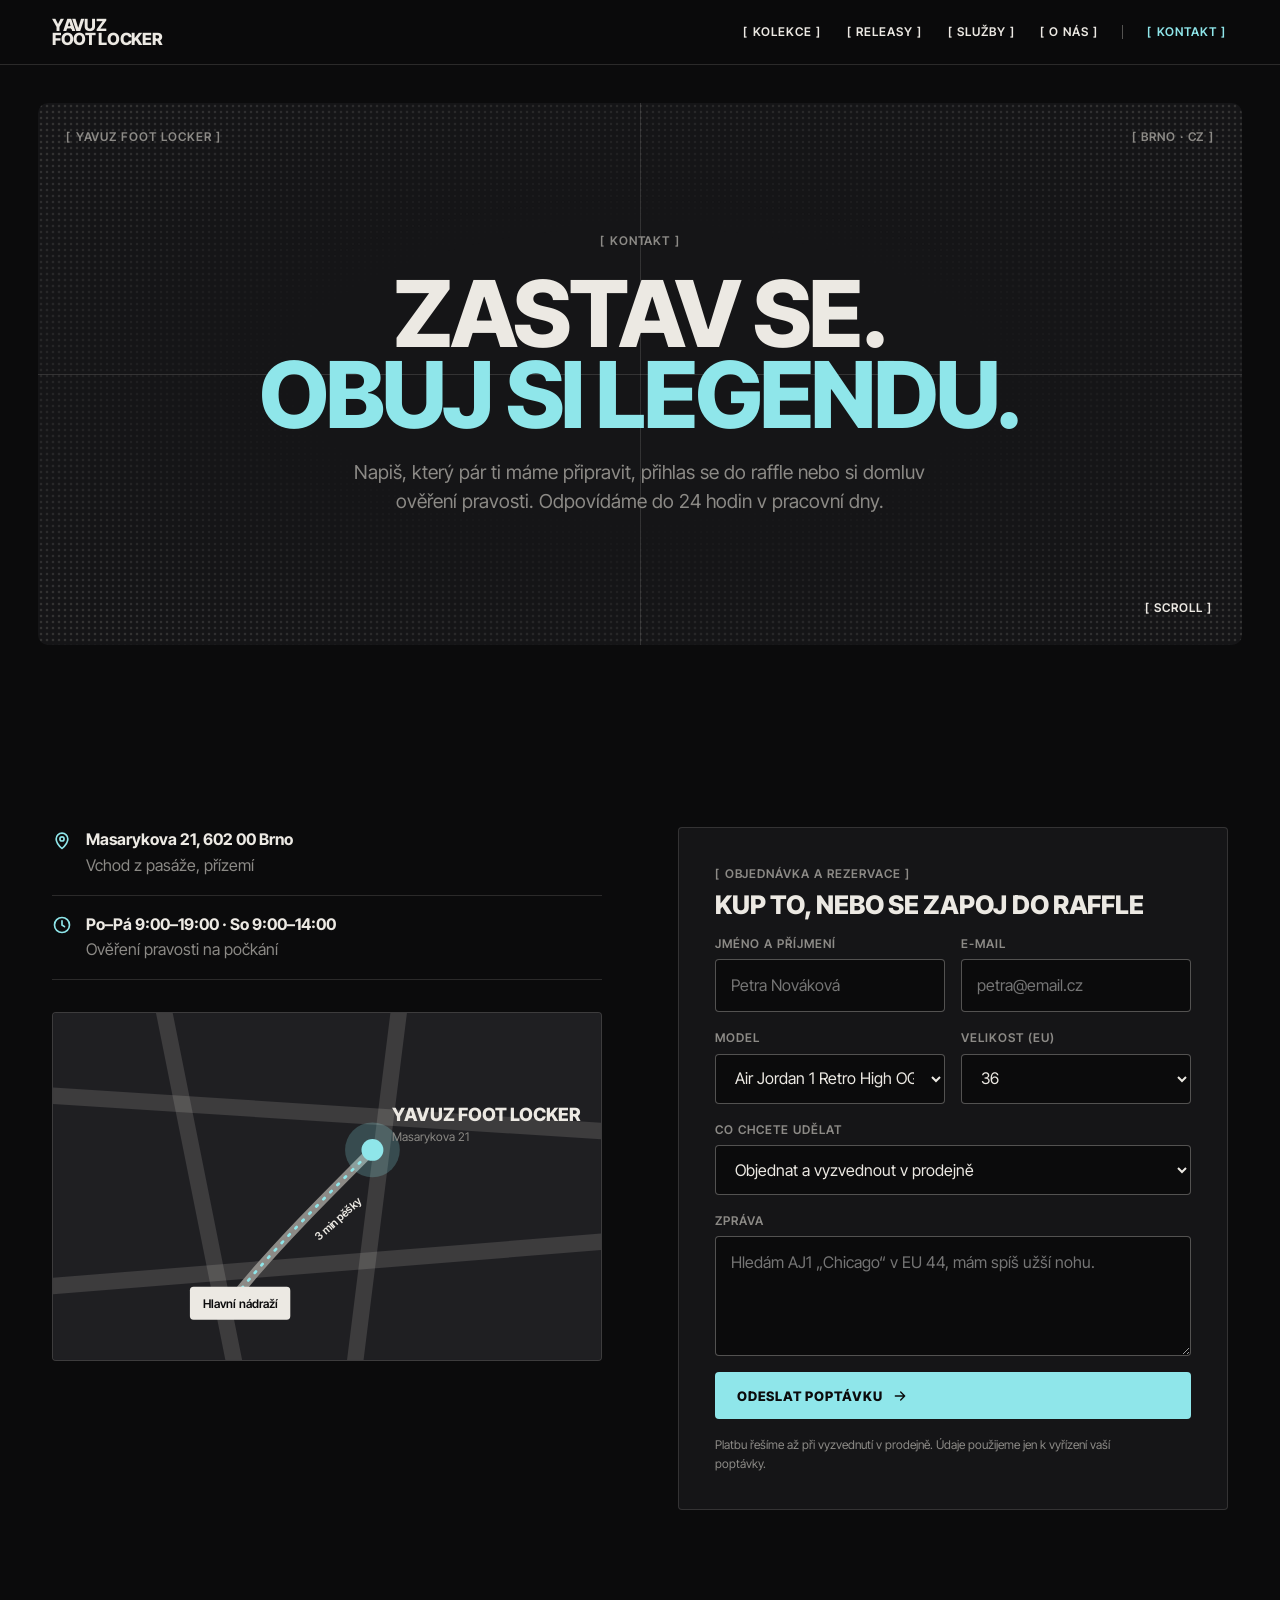
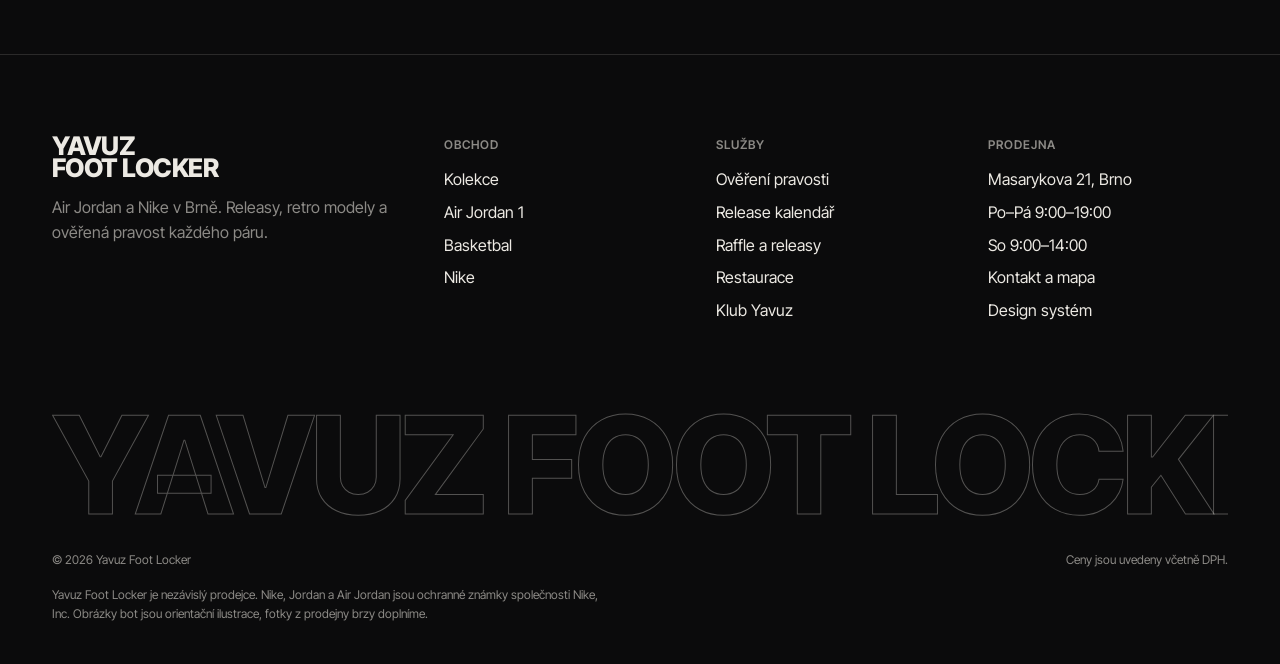
<file: yavuz-foot-locker-vercel/kontakt.html>
<!doctype html>
<html lang="cs">
<head>
<meta charset="utf-8">
<meta name="viewport" content="width=device-width, initial-scale=1, viewport-fit=cover">
<title>Kontakt · Yavuz Foot Locker</title>
<meta name="claude:viewport-fit-sides" content="cover">
<meta name="description" content="Yavuz Foot Locker – značková sportovní obuv v Brně.">
<link rel="preconnect" href="https://fonts.googleapis.com"><link rel="preconnect" href="https://fonts.gstatic.com" crossorigin><link rel="stylesheet" href="https://fonts.googleapis.com/css2?family=Inter+Tight:wght@400;600;800&family=Instrument+Serif:ital@0;1&display=swap">
<style>/* Yavuz Foot Locker — design system "Cinema Corner".
   Layout: a dark page; heroes sit inside a framed screen (frame + halftone + crosshair), micro navigation in
   [ brackets ] pinned to corners, content on a centred 1240px track with one section rhythm. Single dark theme by design. */
:root{
  color-scheme:dark;
  /* colour */
  --ink:#0B0B0C;       /* page */
  --carbon:#151517;    /* frame, surfaces */
  --graphite:#1F1F22;  /* cards, fields */
  --bone:#ECE9E3;      /* text */
  --ash:#8C8A86;       /* muted text */
  --line:rgba(236,233,227,.14);
  --line-strong:rgba(236,233,227,.32);
  --cyan:#8FE6EA;      /* the one accent */
  --on-cyan:#0B0B0C;
  --shadow:rgba(0,0,0,.6);
  /* aliases kept for older markup (map, inline styles) */
  --paper:var(--graphite); --mute:var(--ash); --accent:var(--cyan); --accent-ink:var(--cyan); --stone:var(--ink);
  /* type */
  --sans:"Inter Tight","Inter","Helvetica Neue",Arial,sans-serif;
  --serif:"Instrument Serif","Times New Roman",Georgia,serif;
  --fs-display:clamp(2.6rem,7.2vw,6.2rem);
  --fs-h2:clamp(2.2rem,5vw,4rem);
  --fs-h3:clamp(1.3rem,2.2vw,1.6rem);
  --fs-lead:clamp(1.05rem,1.5vw,1.2rem);
  --fs-micro:.75rem;
  /* space & shape */
  --section:clamp(5rem,12vw,9rem);
  --frame:clamp(12px,3vw,40px);
  --track:1240px;
  --r:4px; --r-frame:10px;
  --halftone:radial-gradient(rgba(236,233,227,.2) 1px,transparent 1.7px) 0 0/6px 6px;
}

*,*::before,*::after{box-sizing:border-box}
html{scroll-behavior:smooth;-webkit-text-size-adjust:100%}
@media (prefers-reduced-motion:reduce){html{scroll-behavior:auto}*,*::before,*::after{animation:none!important;transition:none!important}}
body{background:var(--ink);color:var(--bone);font-family:var(--sans);font-size:1rem;line-height:1.6;margin:0;overflow-x:hidden;-webkit-font-smoothing:antialiased}
body::before{content:"";position:fixed;inset:0 0 auto;height:env(safe-area-inset-top,0px);z-index:60;background:var(--ink)}
a{color:inherit}
img,svg{max-width:100%}
::selection{background:var(--cyan);color:var(--on-cyan)}
:focus-visible{outline:2px solid var(--cyan);outline-offset:3px;border-radius:2px}
.wrap{max-width:var(--track);margin-inline:auto;padding-left:max(16px,env(safe-area-inset-left,0px));padding-right:max(16px,env(safe-area-inset-right,0px))}
@media (min-width:700px){.wrap{padding-left:max(32px,env(safe-area-inset-left,0px));padding-right:max(32px,env(safe-area-inset-right,0px))}}
.section{padding-block:var(--section)}
.section + .section{border-top:1px solid var(--line)}
.skip{position:absolute;left:-999px;top:0}
.skip:focus{left:16px;top:16px;z-index:100;background:var(--cyan);color:var(--on-cyan);padding:.6rem 1rem}

/* ---------- type ---------- */
h1,h2,h3{font-family:var(--sans);font-weight:800;text-transform:uppercase;letter-spacing:-.02em;line-height:.92;margin:0;text-wrap:balance}
h2{font-size:var(--fs-h2)}
h3{font-size:var(--fs-h3);line-height:1.02;letter-spacing:-.01em}
p{margin:0;max-width:62ch}
.serif,h1 em,h2 em{font-family:var(--serif);font-style:italic;font-weight:400;text-transform:uppercase;letter-spacing:-.01em}
.accent,.hl{color:var(--cyan)}
.eyebrow,.micro{font-size:var(--fs-micro);font-weight:600;letter-spacing:.08em;text-transform:uppercase;color:var(--ash);display:inline-flex;gap:.35em}
.eyebrow::before,.micro::before{content:"["}
.eyebrow::after,.micro::after{content:"]"}
.lead{font-size:var(--fs-lead);line-height:1.55;color:var(--ash)}
.num{font-variant-numeric:tabular-nums}

/* ---------- bracket links (navigation & tertiary actions) ---------- */
.bracket{display:inline-flex;gap:.35em;font-size:var(--fs-micro);font-weight:600;letter-spacing:.08em;text-transform:uppercase;text-decoration:none;color:var(--bone);padding:.35rem .1rem;transition:color .2s}
.bracket::before{content:"["}
.bracket::after{content:"]"}
.bracket::before,.bracket::after{display:inline-block;transition:transform .25s cubic-bezier(.2,.7,.2,1)}
.bracket:hover{color:var(--cyan)}
.bracket:hover::before{transform:translateX(-3px)}
.bracket:hover::after{transform:translateX(3px)}
.bracket[aria-current="page"]{color:var(--cyan)}

/* ---------- header ---------- */
.site-head{position:sticky;top:env(safe-area-inset-top,0px);z-index:50;background:color-mix(in srgb,var(--ink) 86%,transparent);-webkit-backdrop-filter:blur(10px);backdrop-filter:blur(10px);border-bottom:1px solid var(--line)}
.head-row{display:flex;align-items:center;justify-content:space-between;gap:1rem;min-height:64px}
.brand{display:block;text-decoration:none;font-weight:800;text-transform:uppercase;letter-spacing:-.02em;line-height:.86;font-size:1.05rem}
.brand span{display:block}
.nav{display:none;gap:1.4rem;list-style:none;margin:0;padding:0;align-items:center}
.nav .sep{width:1px;height:14px;background:var(--line-strong)}
.menu{position:relative}
.menu summary{list-style:none;cursor:pointer}
.menu summary::-webkit-details-marker{display:none}
.menu[open] .menu-panel{display:grid}
.menu-panel{display:none;position:absolute;right:0;top:calc(100% + .75rem);min-width:220px;gap:.25rem;padding:.75rem 1rem;background:var(--carbon);border:1px solid var(--line);border-radius:var(--r)}
@media (min-width:860px){.nav{display:flex}.menu{display:none}}

/* ---------- buttons ---------- */
.btn{display:inline-flex;align-items:center;gap:.6rem;font-family:var(--sans);font-weight:800;font-size:.82rem;letter-spacing:.06em;text-transform:uppercase;text-decoration:none;padding:.95rem 1.35rem;border-radius:var(--r);border:0;cursor:pointer;background:var(--cyan);color:var(--on-cyan);transition:transform .25s cubic-bezier(.2,.7,.2,1)}
.btn svg{width:16px;height:16px;transition:transform .25s cubic-bezier(.2,.7,.2,1)}
.btn:hover{transform:translateY(-2px)}
.btn:hover svg{transform:translateX(3px)}
.btn--ghost{background:transparent;color:var(--bone);box-shadow:inset 0 0 0 1px var(--line-strong)}
.more{display:inline-flex;align-items:center;gap:.5rem;font-size:var(--fs-micro);font-weight:600;letter-spacing:.08em;text-transform:uppercase;text-decoration:none;color:var(--bone)}
.more::before{content:"["}
.more::after{content:"]"}
.more svg{width:14px;height:14px;color:var(--cyan);transition:transform .25s}
.more:hover{color:var(--cyan)}
.more:hover svg{transform:translateX(4px)}

/* ---------- framed screen hero ---------- */
.frame-hero{padding:var(--frame)}
.frame{position:relative;isolation:isolate;overflow:hidden;border-radius:var(--r-frame);background:var(--carbon);min-height:min(82svh,760px);display:grid;place-items:center;padding:clamp(4.5rem,10vw,7rem) clamp(16px,4vw,48px)}
.frame-hero--page .frame{min-height:0;padding-block:clamp(4.5rem,11vw,8rem)}
.frame::before{content:"";position:absolute;inset:0;z-index:-1;background:var(--halftone);-webkit-mask-image:radial-gradient(ellipse 70% 65% at 50% 50%,transparent 40%,#000 95%);mask-image:radial-gradient(ellipse 70% 65% at 50% 50%,transparent 40%,#000 95%);opacity:.7}
.frame::after{content:"";position:absolute;inset:0;z-index:-1;pointer-events:none;
  background:linear-gradient(var(--line),var(--line)) 50% 0/1px 100% no-repeat,linear-gradient(var(--line),var(--line)) 0 50%/100% 1px no-repeat}
.frame-media{position:absolute;inset:0;z-index:-2}
.frame-media img{position:absolute;width:clamp(180px,30vw,440px);height:auto;filter:saturate(.85) brightness(.78);will-change:transform;animation:float 9s ease-in-out infinite alternate}
.frame-media::after{content:"";position:absolute;inset:0;background:radial-gradient(ellipse 60% 55% at 50% 50%,rgba(11,11,12,.86),rgba(11,11,12,.35) 70%,rgba(11,11,12,.75))}
.frame-media img:nth-child(1){left:-3%;top:6%;transform:rotate(-9deg)}
.frame-media img:nth-child(2){right:-4%;top:4%;transform:rotate(8deg) scaleX(-1);animation-delay:-3s}
.frame-media img:nth-child(3){left:4%;bottom:-2%;transform:rotate(6deg);animation-delay:-5s}
.frame-media img:nth-child(4){right:2%;bottom:-4%;transform:rotate(-7deg) scaleX(-1);animation-delay:-7s}
@keyframes float{to{translate:0 -12px}}
.frame-copy{display:grid;gap:1.4rem;justify-items:center;text-align:center;max-width:980px}
.display{font-size:var(--fs-display);line-height:.88;letter-spacing:-.03em}
.display span{display:block}
.display .serif{font-weight:400;letter-spacing:-.01em;line-height:1}
.frame-copy .lead{max-width:52ch}
.hero-actions{display:flex;flex-wrap:wrap;gap:.75rem;justify-content:center}
.corner{position:absolute;z-index:2}
.corner.tl{left:clamp(14px,2.4vw,28px);top:clamp(14px,2.4vw,24px)}
.corner.tr{right:clamp(14px,2.4vw,28px);top:clamp(14px,2.4vw,24px)}
.corner.bl{left:clamp(14px,2.4vw,28px);bottom:clamp(12px,2.2vw,22px)}
.corner.br{right:clamp(14px,2.4vw,28px);bottom:clamp(12px,2.2vw,22px)}

/* ---------- release strip ---------- */
.release{display:grid;gap:1.5rem;align-items:center;border:1px solid var(--line);border-radius:var(--r);padding:clamp(1.25rem,3vw,2rem);background:var(--carbon)}
.release img{width:100%;height:auto;filter:drop-shadow(0 20px 18px var(--shadow))}
.release .specs{display:flex;flex-wrap:wrap;gap:1.5rem;margin:0;padding:0;list-style:none}
.release .specs b{display:block;font-weight:800;font-size:1.6rem;line-height:1;font-variant-numeric:tabular-nums}
.release .specs span{font-size:var(--fs-micro);letter-spacing:.08em;text-transform:uppercase;color:var(--ash)}
.release-copy{display:grid;gap:1rem;justify-items:start}
@media (min-width:860px){.release{grid-template-columns:1fr 1.1fr}}

/* ---------- section head ---------- */
.sec-head{display:grid;gap:1.25rem;margin-bottom:clamp(2.5rem,6vw,4.5rem)}
.sec-head > div:first-child{display:grid;gap:1rem;justify-items:start}
@media (min-width:860px){.sec-head{grid-template-columns:1.2fr 1fr;align-items:end}.sec-head .side{display:grid;gap:1.25rem;justify-items:start}}

/* ---------- product cards ---------- */
.grid{display:grid;gap:1px;background:var(--line);border:1px solid var(--line)}
@media (min-width:640px){.grid{grid-template-columns:repeat(2,1fr)}}
@media (min-width:1000px){.grid{grid-template-columns:repeat(3,1fr)}}
.card{position:relative;display:flex;flex-direction:column;background:var(--ink);transition:background-color .3s}
.card:hover{background:var(--carbon)}
.card-media{display:block}
.card figure{margin:0;aspect-ratio:4/3;max-width:100%;overflow:hidden;display:grid;place-items:center;position:relative;
  background:radial-gradient(60% 55% at 50% 60%,color-mix(in srgb,var(--tint) 26%,transparent),transparent 75%),var(--carbon)}
.card figure::before{content:"";position:absolute;inset:0;background:var(--halftone);opacity:.35;-webkit-mask-image:radial-gradient(ellipse at center,transparent 35%,#000 90%);mask-image:radial-gradient(ellipse at center,transparent 35%,#000 90%)}
.card figure img{position:relative;display:block;width:90%;height:auto;filter:drop-shadow(0 18px 16px var(--shadow));transition:transform .5s cubic-bezier(.2,.7,.2,1)}
.card:hover figure img{transform:translateY(-6px) scale(1.03)}
.card-body{display:flex;flex-direction:column;gap:.85rem;padding:clamp(1.25rem,2.5vw,1.6rem);flex:1}
.meta{display:flex;flex-wrap:wrap;gap:.3rem 1rem;font-size:var(--fs-micro);letter-spacing:.08em;text-transform:uppercase;color:var(--ash);font-variant-numeric:tabular-nums}
.meta span:first-child{color:var(--cyan);font-weight:600}
.card-link{text-decoration:none}
.card-link:hover{color:var(--cyan)}
.card p{color:var(--ash)}
.card-foot{display:flex;align-items:center;justify-content:space-between;gap:1rem;margin-top:auto;padding-top:1rem;border-top:1px solid var(--line)}
.price{font-weight:800;font-size:1.5rem;line-height:1;letter-spacing:-.01em;font-variant-numeric:tabular-nums}
.sizes{font-size:var(--fs-micro);letter-spacing:.06em;color:var(--ash);margin-top:.3rem}

/* ---------- split, stats, features ---------- */
.split{display:grid;gap:clamp(2.5rem,6vw,5rem)}
@media (min-width:900px){.split{grid-template-columns:1fr 1fr;align-items:start}}
.stats{display:grid;grid-template-columns:repeat(2,1fr);gap:1px;background:var(--line);border:1px solid var(--line)}
.stat{background:var(--ink);padding:1.5rem;display:grid;gap:.5rem;align-content:start}
.stat b{font-weight:800;font-size:clamp(2.4rem,5.5vw,3.4rem);line-height:.9;letter-spacing:-.03em;font-variant-numeric:tabular-nums}
.stat span{color:var(--ash);font-size:.9rem;line-height:1.4}
.features{display:grid;gap:1px;background:var(--line);border:1px solid var(--line)}
@media (min-width:760px){.features{grid-template-columns:repeat(3,1fr)}.features.two{grid-template-columns:repeat(2,1fr)}}
.feature{display:grid;gap:.9rem;align-content:start;padding:clamp(1.5rem,3vw,2rem);background:var(--ink);color:inherit;transition:background-color .3s}
.feature:hover{background:var(--carbon)}
.feature .ico{width:44px;height:44px;border:1px solid var(--line-strong);border-radius:var(--r);display:grid;place-items:center;color:var(--cyan);transition:transform .3s}
.feature:hover .ico{transform:translateY(-3px)}
.feature .ico svg{width:22px;height:22px}
.feature p{color:var(--ash)}
.feature .tag{font-size:var(--fs-micro);font-weight:600;letter-spacing:.08em;text-transform:uppercase;color:var(--cyan);font-variant-numeric:tabular-nums}

/* ---------- contact band ---------- */
.band{background:var(--carbon);position:relative;isolation:isolate}
.band::before{content:"";position:absolute;inset:0;z-index:-1;background:var(--halftone);opacity:.4;-webkit-mask-image:linear-gradient(90deg,transparent 35%,#000);mask-image:linear-gradient(90deg,transparent 35%,#000)}
.band-grid{display:grid;gap:2.5rem}
.band-grid > div{display:grid;gap:1.5rem;justify-items:start}
@media (min-width:900px){.band-grid{grid-template-columns:1.4fr 1fr;align-items:end}}
.facts{display:grid;gap:1rem;margin:0;padding:0;list-style:none}
.facts li{display:flex;gap:.9rem;align-items:flex-start;padding-bottom:1rem;border-bottom:1px solid var(--line)}
.facts svg{width:20px;height:20px;flex:none;color:var(--cyan);margin-top:.2rem}

/* ---------- quote, timeline, chips, table ---------- */
.quote{font-family:var(--serif);font-style:italic;font-size:clamp(2rem,5vw,3.6rem);line-height:1.02;margin:0;text-wrap:balance}
.quote-by{margin-top:1.5rem;color:var(--ash);font-size:var(--fs-micro);letter-spacing:.08em;text-transform:uppercase}
.timeline{display:grid;margin:0;padding:0;list-style:none;border-top:1px solid var(--line)}
.timeline li{display:grid;grid-template-columns:5rem 1fr;gap:1rem;padding-block:1.4rem;border-bottom:1px solid var(--line)}
.timeline b{font-weight:800;font-size:1.4rem;line-height:1;color:var(--cyan);font-variant-numeric:tabular-nums}
.timeline p{color:var(--ash)}
.timeline strong{display:block;color:var(--bone);margin-bottom:.2rem}
.chips{display:flex;flex-wrap:wrap;gap:.25rem 1.4rem;margin-bottom:2rem}
.chips a{display:inline-flex;gap:.35em;font-size:var(--fs-micro);font-weight:600;letter-spacing:.08em;text-transform:uppercase;text-decoration:none;color:var(--ash);padding:.35rem 0;transition:color .2s}
.chips a::before{content:"["}
.chips a::after{content:"]"}
.chips a:hover,.chips a.on{color:var(--cyan)}
.table-wrap{overflow-x:auto;border:1px solid var(--line)}
table{border-collapse:collapse;width:100%;min-width:520px;font-variant-numeric:tabular-nums}
th,td{text-align:left;padding:.9rem 1.1rem;border-bottom:1px solid var(--line)}
th{font-size:var(--fs-micro);letter-spacing:.08em;text-transform:uppercase;color:var(--ash);font-weight:600}
tr:last-child td{border-bottom:0}

/* ---------- form ---------- */
.form{display:grid;gap:1rem;padding:clamp(1.5rem,3vw,2.25rem);background:var(--carbon);border:1px solid var(--line);border-radius:var(--r)}
.form .row{display:grid;gap:1rem}
@media (min-width:600px){.form .row{grid-template-columns:1fr 1fr}}
.field{display:grid;gap:.4rem;min-width:0}
.field label{font-size:var(--fs-micro);font-weight:600;letter-spacing:.08em;text-transform:uppercase;color:var(--ash)}
.field input,.field select,.field textarea{font:inherit;color:var(--bone);background:var(--ink);border:1px solid var(--line-strong);border-radius:var(--r);padding:.8rem .9rem;width:100%;transition:border-color .2s}
.field input:focus,.field select:focus,.field textarea:focus{border-color:var(--cyan);outline:none}
.field textarea{min-height:120px;resize:vertical}
.form-note{font-size:var(--fs-micro);color:var(--ash)}
.sent{display:none;padding:1rem 1.1rem;border-radius:var(--r);background:var(--cyan);color:var(--on-cyan);font-weight:600}
.sent.show{display:block}
.map{display:block;width:100%;height:auto;border:1px solid var(--line);border-radius:var(--r);background:var(--graphite)}

/* ---------- footer ---------- */
.site-foot{padding-block:clamp(3.5rem,7vw,5rem) 2.5rem;border-top:1px solid var(--line)}
.foot-grid{display:grid;gap:2rem}
@media (min-width:760px){.foot-grid{grid-template-columns:1.5fr 1fr 1fr 1fr}}
.foot-grid h4{font-size:var(--fs-micro);letter-spacing:.08em;text-transform:uppercase;color:var(--ash);margin:0 0 .8rem;font-weight:600}
.foot-grid ul{list-style:none;margin:0;padding:0;display:grid;gap:.45rem}
.foot-grid a{text-decoration:none}
.foot-grid a:hover{color:var(--cyan)}
.wordmark{font-weight:800;text-transform:uppercase;letter-spacing:-.04em;font-size:min(10.6vw,9rem);line-height:.9;margin-top:clamp(3rem,7vw,5rem);color:transparent;-webkit-text-stroke:1px var(--line-strong);white-space:nowrap;overflow:hidden}
.legal{display:flex;flex-wrap:wrap;gap:.5rem 1.5rem;justify-content:space-between;margin-top:1.5rem;font-size:var(--fs-micro);color:var(--ash)}
.footnote{font-size:var(--fs-micro);color:var(--ash);max-width:80ch;margin-top:1rem}

/* ---------- design-system page ---------- */
.ds-grid{display:grid;gap:1px;background:var(--line);border:1px solid var(--line)}
@media (min-width:700px){.ds-grid{grid-template-columns:repeat(4,1fr)}}
.swatch{background:var(--ink);padding:1rem;display:grid;gap:.6rem}
.swatch i{display:block;height:84px;border-radius:var(--r);border:1px solid var(--line)}
.swatch b{font-weight:600}
.swatch code,.ds code{font-size:.8rem;color:var(--ash);font-family:ui-monospace,SFMono-Regular,Menlo,monospace}
.ds-row{display:grid;gap:1rem;padding-block:1.4rem;border-bottom:1px solid var(--line)}
@media (min-width:760px){.ds-row{grid-template-columns:220px 1fr;align-items:center}}
.ds-row > span:first-child{font-size:var(--fs-micro);letter-spacing:.08em;text-transform:uppercase;color:var(--ash)}
.ds-demo{display:flex;flex-wrap:wrap;gap:1.25rem;align-items:center}
.ds-space{display:flex;align-items:flex-end;gap:1rem;flex-wrap:wrap}
.ds-space i{display:block;background:var(--cyan);border-radius:2px}
.ds-halftone{height:160px;border:1px solid var(--line);border-radius:var(--r);background:var(--halftone);-webkit-mask-image:radial-gradient(ellipse at center,transparent 25%,#000 85%);mask-image:radial-gradient(ellipse at center,transparent 25%,#000 85%)}
.ds .frame{min-height:340px}

/* ---------- motion ---------- */
@supports (animation-timeline:view()){
  @media (prefers-reduced-motion:no-preference){
    .reveal{animation:rise linear both;animation-timeline:view();animation-range:entry 0% entry 55%}
    @keyframes rise{from{opacity:.35;transform:translateY(28px)}to{opacity:1;transform:none}}
  }
}
@media (prefers-reduced-motion:no-preference){
  .frame-copy{animation:enter 1s cubic-bezier(.2,.7,.2,1) both}
  @keyframes enter{from{opacity:0;transform:translateY(16px)}to{opacity:1;transform:none}}
}

/* ================= alive landing (homepage) =================
   Motion uses transform and opacity only. Scroll-linked effects are CSS scroll timelines
   behind @supports; without support the page is simply static. */
[id]{scroll-margin-top:84px}

/* scroll progress */
.scroll-progress{position:fixed;left:0;right:0;top:env(safe-area-inset-top,0px);height:2px;z-index:70;background:var(--cyan);transform:scaleX(0);transform-origin:0 50%;pointer-events:none;display:none}
@supports (animation-timeline:scroll()){
  .scroll-progress{display:block;animation:progress linear both;animation-timeline:scroll(root)}
  @keyframes progress{to{transform:scaleX(1)}}
}

/* split hero */
.frame--split{place-items:stretch;padding:clamp(4.5rem,8vw,6rem) clamp(16px,4vw,56px) clamp(5rem,8vw,6rem)}
.frame-glow{position:absolute;z-index:-1;width:70%;aspect-ratio:1;right:-15%;top:-20%;border-radius:50%;pointer-events:none;
  background:radial-gradient(circle,rgba(226,58,58,.22),rgba(242,154,74,.08) 45%,transparent 70%);animation:glow 16s ease-in-out infinite alternate}
@keyframes glow{to{transform:translate3d(-12%,14%,0) scale(1.15)}}
.hero-split{display:grid;gap:clamp(2.5rem,5vw,4rem);align-items:center;width:100%}
@media (min-width:960px){.hero-split{grid-template-columns:1.05fr 1fr}}
.hero-text{display:grid;gap:1.4rem;justify-items:start}
.hero-text .display{text-align:left}
.hero-text .hero-actions{justify-content:flex-start}
.scribbled{position:relative;display:inline-block}
.scribble{position:absolute;left:-2%;bottom:-.12em;width:104%;height:.26em;color:var(--cyan);overflow:visible;transform-origin:0 50%;animation:draw 1.1s .5s cubic-bezier(.65,0,.35,1) both}
@keyframes draw{from{transform:scaleX(0)}to{transform:scaleX(1)}}

.hero-shot{position:relative;margin:0;padding-bottom:clamp(2.5rem,5vw,3.5rem)}
.hero-shot-media{position:relative;overflow:hidden;border-radius:var(--r-frame);aspect-ratio:5/4;max-width:100%;
  background:radial-gradient(80% 70% at 60% 45%,#F29A4A 0%,#C8432F 38%,#5A1C1A 72%,#1A0F0E 100%)}
.hero-shot-media::after{content:"";position:absolute;inset:0;background:var(--halftone);opacity:.35;-webkit-mask-image:radial-gradient(ellipse at center,transparent 35%,#000 95%);mask-image:radial-gradient(ellipse at center,transparent 35%,#000 95%);pointer-events:none}
.hero-img{position:absolute;left:5%;top:14%;width:92%;height:auto;transform:rotate(-8deg);filter:drop-shadow(0 30px 24px rgba(0,0,0,.45))}
@supports (animation-timeline:scroll()){
  @media (prefers-reduced-motion:no-preference){
    .hero-img{animation:parallax linear both;animation-timeline:scroll(root);animation-range:0 700px}
    @keyframes parallax{from{transform:rotate(-8deg) translate3d(0,0,0)}to{transform:rotate(-6deg) translate3d(0,-60px,0)}}
  }
}
.book-card{position:absolute;left:clamp(-12px,-2vw,-28px);bottom:0;width:min(300px,82%);display:grid;gap:.9rem;padding:1.1rem 1.2rem 1.2rem;
  background:color-mix(in srgb,var(--carbon) 88%,transparent);-webkit-backdrop-filter:blur(12px);backdrop-filter:blur(12px);
  border:1px solid var(--line-strong);border-radius:var(--r-frame);box-shadow:0 24px 50px -20px rgba(0,0,0,.8);animation:bob 6s ease-in-out infinite}
.book-card .btn{justify-content:center}
@keyframes bob{50%{transform:translateY(-8px)}}
.hero-index{display:none;gap:1.1rem}
@media (min-width:860px){.hero-index{display:flex}}

/* live primary button: pulse ring, periodic shine, sparkle on hover */
.btn--live{position:relative;isolation:isolate}
.btn--live::after{content:"";position:absolute;inset:0;z-index:-1;border-radius:inherit;box-shadow:0 0 0 2px var(--cyan);opacity:0;animation:pulse 2.6s ease-out infinite}
@keyframes pulse{0%{transform:scale(1);opacity:.55}70%,100%{transform:scale(1.18,1.4);opacity:0}}
.btn-shine{position:absolute;inset:0;border-radius:inherit;overflow:hidden;pointer-events:none}
.btn-shine::before{content:"";position:absolute;top:0;bottom:0;width:40%;left:0;background:linear-gradient(100deg,transparent,rgba(255,255,255,.65),transparent);transform:translateX(-120%) skewX(-12deg);animation:shine 4.5s ease-in-out infinite}
@keyframes shine{0%,62%{transform:translateX(-120%) skewX(-12deg)}86%,100%{transform:translateX(320%) skewX(-12deg)}}
.btn-label{position:relative}
.spark{position:absolute;right:-7px;top:-9px;width:16px;height:16px;color:var(--cyan);opacity:0;transform:scale(.3) rotate(-30deg);transition:opacity .25s,transform .35s cubic-bezier(.2,.7,.2,1.4);pointer-events:none}
.spark svg{width:100%;height:100%}
.btn--live:hover .spark{opacity:1;transform:scale(1) rotate(15deg)}

/* checklists with draw-on checks (a wipe, transform only) */
.checks{list-style:none;margin:0;padding:0;display:grid;gap:.7rem}
.checks li{display:flex;gap:.7rem;align-items:flex-start;color:var(--bone);line-height:1.45}
.checks li strong{font-weight:600}
.check{flex:none;width:20px;height:20px;margin-top:.1rem;border-radius:50%;background:color-mix(in srgb,var(--cyan) 16%,transparent);color:var(--cyan);display:grid;place-items:center;overflow:hidden}
.check svg{width:13px;height:13px}
@supports (animation-timeline:view()){
  @media (prefers-reduced-motion:no-preference){
    .check svg{animation:wipe linear both;animation-timeline:view();animation-range:entry 30% entry 90%}
    @keyframes wipe{from{transform:translateX(-120%)}to{transform:none}}
  }
}
.book-card .check svg{animation:wipe2 .6s .9s cubic-bezier(.65,0,.35,1) both}
.book-card li:nth-child(2) .check svg{animation-delay:1.05s}
.book-card li:nth-child(3) .check svg{animation-delay:1.2s}
@keyframes wipe2{from{transform:translateX(-120%)}to{transform:none}}

/* how it works */
.steps{list-style:none;margin:0;padding:0;display:grid;gap:1px;background:var(--line);border:1px solid var(--line)}
@media (min-width:760px){.steps{grid-template-columns:repeat(2,1fr)}}
@media (min-width:1100px){.steps{grid-template-columns:repeat(4,1fr)}}
.step{background:var(--ink);padding:clamp(1.5rem,3vw,2rem);display:grid;gap:.8rem;align-content:start;position:relative;transition:background-color .3s}
.step:hover{background:var(--carbon)}
.step-ico{width:48px;height:48px;border-radius:50%;display:grid;place-items:center;color:var(--on-cyan);background:var(--cyan);animation:bobicon 3.2s ease-in-out infinite;animation-delay:calc(var(--i) * -.8s)}
.step-ico svg{width:22px;height:22px}
@keyframes bobicon{50%{transform:translateY(-6px)}}
.step-no{position:absolute;right:1.4rem;top:1.4rem;font-weight:800;font-size:2.2rem;line-height:1;color:transparent;-webkit-text-stroke:1px var(--line-strong)}
.step p{color:var(--ash)}

/* service tiers */
.tiers .tier{gap:1rem}
.tier-price{font-weight:800;font-size:1.6rem;line-height:1;letter-spacing:-.02em;font-variant-numeric:tabular-nums}
.tier .checks li{color:var(--ash);font-size:.95rem}
.tier--featured{position:relative;background:var(--carbon);box-shadow:inset 0 0 0 1px color-mix(in srgb,var(--cyan) 55%,transparent);z-index:1}
.tier-flag{position:absolute;right:1.2rem;top:1.2rem;color:var(--cyan)}
@media (prefers-reduced-motion:no-preference){
  .tier--featured{animation:breathe 5s ease-in-out infinite}
  @keyframes breathe{50%{transform:scale(1.015)}}
  .tier--featured:hover{animation-play-state:paused}
}
.tier:hover{transform:translateY(-4px)}

/* guarantee */
.guarantee{background:radial-gradient(60% 80% at 90% 50%,color-mix(in srgb,var(--cyan) 7%,transparent),transparent 70%)}
.guarantee-card{border:1px solid var(--line-strong);border-radius:var(--r-frame);padding:clamp(1.5rem,3vw,2.25rem);background:var(--carbon)}
.guarantee-card .checks{gap:1.25rem}
.guarantee-card .checks li{color:var(--ash)}
.guarantee-card .checks strong{display:block;color:var(--bone)}

/* faq (native details: works without JS) */
.faq{border-top:1px solid var(--line)}
.faq-item{border-bottom:1px solid var(--line)}
.faq-item summary{list-style:none;cursor:pointer;display:flex;justify-content:space-between;align-items:center;gap:1rem;padding:1.25rem 0;font-weight:600;font-size:1.08rem}
.faq-item summary::-webkit-details-marker{display:none}
.faq-item summary:hover{color:var(--cyan)}
.faq-plus{position:relative;flex:none;width:16px;height:16px}
.faq-plus::before,.faq-plus::after{content:"";position:absolute;left:0;right:0;top:50%;height:1.5px;background:currentColor;transition:transform .3s}
.faq-plus::after{transform:rotate(90deg)}
.faq-item[open] .faq-plus::after{transform:rotate(0)}
.faq-item p{color:var(--ash);padding:0 0 1.4rem}
@media (prefers-reduced-motion:no-preference){.faq-item[open] p{animation:enter .45s ease both}}

/* sticky cta bar */
.cta-bar{position:fixed;left:0;right:0;bottom:0;z-index:55;padding-bottom:env(safe-area-inset-bottom,0px);
  background:color-mix(in srgb,var(--ink) 90%,transparent);-webkit-backdrop-filter:blur(10px);backdrop-filter:blur(10px);border-top:1px solid var(--line)}
.cta-row{display:flex;align-items:center;justify-content:space-between;gap:1rem;min-height:68px;padding-block:.6rem}
.cta-row p{font-size:.92rem}
.cta-row p span{color:var(--ash)}
@media (max-width:560px){.cta-row p span{display:none}.cta-row .btn{padding:.85rem 1rem}}
body:has(.cta-bar){padding-bottom:calc(76px + env(safe-area-inset-bottom,0px))}

/* hover lifts on cards (shared) */
.card{transition:background-color .3s,transform .35s cubic-bezier(.2,.7,.2,1)}
.card:hover{transform:translateY(-4px)}
.feature{transition:background-color .3s,transform .35s cubic-bezier(.2,.7,.2,1)}
.feature:hover{transform:translateY(-4px)}

@media (prefers-reduced-motion:reduce){
  .frame-glow,.book-card,.step-ico,.btn--live::after,.btn-shine::before,.scribble{animation:none!important}
  .btn-shine{display:none}
}
/* fixes for the split hero */
.display .scribbled{display:inline-block}
.frame--split .display{font-size:clamp(2.5rem,5.4vw,5rem)}
.btn{white-space:nowrap}
@media (max-width:700px){
  .frame--split .corner.tr{display:none}
  .book-card{left:12px}
  .cta-row p{font-size:.85rem}
}
/* grids with a leftover cell: hairlines on the cards instead of a filled background */
.grid{background:transparent;gap:0;border:0}
.grid > .card{outline:1px solid var(--line);outline-offset:-.5px}
.sale{display:inline-block;vertical-align:middle;margin-left:.4rem;padding:.2rem .45rem;border-radius:3px;background:var(--cyan);color:var(--on-cyan);font-size:.72rem;font-weight:800;letter-spacing:.04em}

/* hero photo (own AI image): cover the media box; the warm gradient behind stays as fallback */
.hero-shot-media--photo{aspect-ratio:3/2}
.hero-photo{position:absolute;left:0;top:-6%;width:100%;height:112%;object-fit:cover;display:block}
.hero-shot-media--photo::before{content:"";position:absolute;inset:0;z-index:1;pointer-events:none;background:linear-gradient(180deg,transparent 55%,rgba(11,11,12,.55))}
@supports (animation-timeline:scroll()){
  @media (prefers-reduced-motion:no-preference){
    .hero-photo{animation:parallax-photo linear both;animation-timeline:scroll(root);animation-range:0 700px}
    @keyframes parallax-photo{from{transform:translate3d(0,0,0)}to{transform:translate3d(0,-36px,0)}}
  }
}
.book-card{z-index:2}
</style>
</head>
<body>
<a class="skip" href="#obsah">Přeskočit na obsah</a>
<header class="site-head"><div class="wrap head-row">
<a class="brand" href="./" aria-label="Yavuz Foot Locker, úvod"><span>Yavuz</span><span>Foot Locker</span></a>
<nav aria-label="Hlavní navigace"><ul class="nav"><li><a class="bracket" href="kolekce.html">Kolekce</a></li><li><a class="bracket" href="releasy.html">Releasy</a></li><li><a class="bracket" href="sluzby.html">Služby</a></li><li><a class="bracket" href="o-nas.html">O nás</a></li><li class="sep" aria-hidden="true"></li><li><a class="bracket" href="kontakt.html" aria-current="page">Kontakt</a></li></ul>
<details class="menu"><summary class="bracket">Menu</summary><div class="menu-panel"><a class="bracket" href="./">Úvod</a><a class="bracket" href="kolekce.html">Kolekce</a><a class="bracket" href="releasy.html">Releasy</a><a class="bracket" href="sluzby.html">Služby</a><a class="bracket" href="o-nas.html">O nás</a><a class="bracket" href="kontakt.html" aria-current="page">Kontakt</a></div></details></nav>
</div></header>
<main id="obsah"><section class="frame-hero frame-hero--page"><div class="frame">
<span class="corner tl micro">Yavuz Foot Locker</span><span class="corner tr micro">Brno · CZ</span>
<div class="frame-copy"><p class="eyebrow">Kontakt</p><h1 class="display"><span>Zastav se.</span><span><span class="accent">Obuj si legendu.</span></span></h1><p class="lead">Napiš, který pár ti máme připravit, přihlas se do raffle nebo si domluv ověření pravosti. Odpovídáme do 24 hodin v pracovní dny.</p></div>
<a class="corner br bracket" href="#obsah-dal">Scroll</a></div></section><span id="obsah-dal"></span>
<section class="section"><div class="wrap split">
<div class="reveal" style="display:grid;gap:2rem">
<ul class="facts">
<li><svg viewBox="0 0 24 24" fill="none" stroke="currentColor" stroke-width="2" stroke-linecap="round" stroke-linejoin="round" aria-hidden="true"><path d="M12 21s-7-6.2-7-11.5A7 7 0 0 1 19 9.5C19 14.8 12 21 12 21z"/><circle cx="12" cy="9.5" r="2.5"/></svg><div><strong>Masarykova 21, 602 00 Brno</strong><br><span style="color:var(--mute)">Vchod z pasáže, přízemí</span></div></li>
<li><svg viewBox="0 0 24 24" fill="none" stroke="currentColor" stroke-width="2" stroke-linecap="round" aria-hidden="true"><circle cx="12" cy="12" r="9"/><path d="M12 7v5l3 2"/></svg><div><strong>Po–Pá 9:00–19:00 · So 9:00–14:00</strong><br><span style="color:var(--mute)">Ověření pravosti na počkání</span></div></li>
</ul>
<div id="mapa"><svg class="map" viewBox="0 0 600 380" role="img" aria-label="Schematická mapa: prodejna na Masarykově ulici, 3 minuty od hlavního nádraží">
<rect width="600" height="380" fill="var(--paper)"/>
<g stroke="var(--line)" stroke-width="18" stroke-linecap="round" fill="none">
<path d="M-10 300 L610 250"/><path d="M120 -10 L200 390"/><path d="M380 -10 L330 390"/><path d="M-10 90 L610 130"/></g>
<path d="M200 310 C240 260 300 200 350 150" stroke="var(--ash)" stroke-width="10" fill="none" stroke-linecap="round"/>
<path d="M200 310 C240 260 300 200 350 150" stroke="var(--accent)" stroke-width="3" stroke-dasharray="2 9" fill="none" stroke-linecap="round"/>
<rect x="150" y="300" width="110" height="36" rx="4" fill="var(--bone)"/><text x="205" y="323" text-anchor="middle" font-family="Inter Tight, sans-serif" font-size="13" font-weight="600" fill="var(--ink)">Hlavní nádraží</text>
<circle cx="350" cy="150" r="30" fill="var(--accent)" opacity=".22"/><circle cx="350" cy="150" r="12" fill="var(--accent)"/>
<text x="372" y="118" font-family="Inter Tight, sans-serif" font-weight="800" font-size="20" fill="var(--bone)">YAVUZ FOOT LOCKER</text>
<text x="372" y="140" font-family="Inter Tight, sans-serif" font-size="13" fill="var(--mute)">Masarykova 21</text>
<text x="292" y="250" font-family="Inter Tight, sans-serif" font-size="12" font-weight="600" fill="var(--bone)" transform="rotate(-42 292 250)">3 min pěšky</text>
</svg></div>
</div>
<form class="form reveal" id="objednavka" action="#objednavka" onsubmit="event.preventDefault();document.getElementById('sent').classList.add('show');this.reset();">
<div style="display:grid;gap:.5rem"><p class="eyebrow">Objednávka a rezervace</p><h3>Kup To, nebo se zapoj do raffle</h3></div>
<div class="row"><div class="field"><label for="jmeno">Jméno a příjmení</label><input id="jmeno" name="jmeno" autocomplete="name" placeholder="Petra Nováková" required></div>
<div class="field"><label for="email">E-mail</label><input id="email" name="email" type="email" autocomplete="email" placeholder="petra@email.cz" required></div></div>
<div class="row"><div class="field"><label for="model">Model</label><select id="model" name="model"><option>Air Jordan 1 Retro High OG „Chicago“</option><option>Air Jordan 4 Retro „Bred“</option><option>Air Jordan 11 Retro „Concord“</option><option>Jordan Luka 3</option><option>Jordan Spizike Low</option><option>Air Jordan 1 Mid</option><option>Air Jordan 1 Mid SE</option><option>Nike Air Force 1</option><option>Nike Air Force 1 GORE-TEX Vibram</option><option>Nike Dunk Low Retro</option><option>Nike Dunk Low GORE-TEX</option><option>Nike P-6000</option><option>Nike Air Max 90</option><option>Nike Vomero 18</option><option>Nike Pegasus Premium</option><option>Nike Flex Train</option><option>Nike Mind 001</option><option>Nike x Hyperice Hyperboot</option><option>Ještě nevím, poraďte mi</option></select></div>
<div class="field"><label for="velikost">Velikost (EU)</label><select id="velikost" name="velikost"><option>36</option><option>37</option><option>38</option><option>39</option><option>40</option><option>41</option><option>42</option><option>43</option><option>44</option><option>45</option><option>46</option><option>47</option><option>48</option></select></div></div>
<div class="field"><label for="typ">Co chcete udělat</label><select id="typ" name="typ"><option>Objednat a vyzvednout v prodejně</option><option>Odložit pár na 3 dny</option><option>Přihlásit do raffle</option><option>Domluvit ověření pravosti</option></select></div>
<div class="field"><label for="zprava">Zpráva</label><textarea id="zprava" name="zprava" placeholder="Hledám AJ1 „Chicago“ v EU 44, mám spíš užší nohu."></textarea></div>
<button class="btn" type="submit">Odeslat poptávku <svg viewBox="0 0 24 24" fill="none" stroke="currentColor" stroke-width="2" stroke-linecap="round" stroke-linejoin="round" aria-hidden="true"><path d="M5 12h14M13 6l6 6-6 6"/></svg></button>
<p class="sent" id="sent" role="status">Děkujeme. Ozveme se do 24 hodin v pracovní dny.</p>
<p class="form-note">Platbu řešíme až při vyzvednutí v prodejně. Údaje použijeme jen k vyřízení vaší poptávky.</p>
</form>
</div></section></main>
<footer class="site-foot"><div class="wrap">
<div class="foot-grid">
<div><a class="brand" href="./" style="font-size:1.6rem"><span>Yavuz</span><span>Foot Locker</span></a>
<p class="lead" style="margin-top:1rem;font-size:1rem">Air Jordan a Nike v Brně. Releasy, retro modely a ověřená pravost každého páru.</p></div>
<div><h4>Obchod</h4><ul><li><a href="kolekce.html">Kolekce</a></li><li><a href="kolekce.html#aj1">Air Jordan 1</a></li><li><a href="kolekce.html#basket">Basketbal</a></li><li><a href="kolekce.html#nike">Nike</a></li></ul></div>
<div><h4>Služby</h4><ul><li><a href="sluzby.html#legit">Ověření pravosti</a></li><li><a href="releasy.html">Release kalendář</a></li><li><a href="sluzby.html#raffle">Raffle a releasy</a></li><li><a href="sluzby.html#pece">Restaurace</a></li><li><a href="sluzby.html#klub">Klub Yavuz</a></li></ul></div>
<div><h4>Prodejna</h4><ul><li>Masarykova 21, Brno</li><li>Po–Pá 9:00–19:00</li><li>So 9:00–14:00</li><li><a href="kontakt.html">Kontakt a mapa</a></li><li><a href="design-system.html">Design systém</a></li></ul></div>
</div>
<div class="wordmark" aria-hidden="true">Yavuz Foot Locker</div>
<div class="legal"><span>© 2026 Yavuz Foot Locker</span><span>Ceny jsou uvedeny včetně DPH.</span></div>
<p class="footnote">Yavuz Foot Locker je nezávislý prodejce. Nike, Jordan a Air Jordan jsou ochranné známky společnosti Nike, Inc. Obrázky bot jsou orientační ilustrace, fotky z prodejny brzy doplníme.</p>
</div></footer>
</body>
</html>
</file>
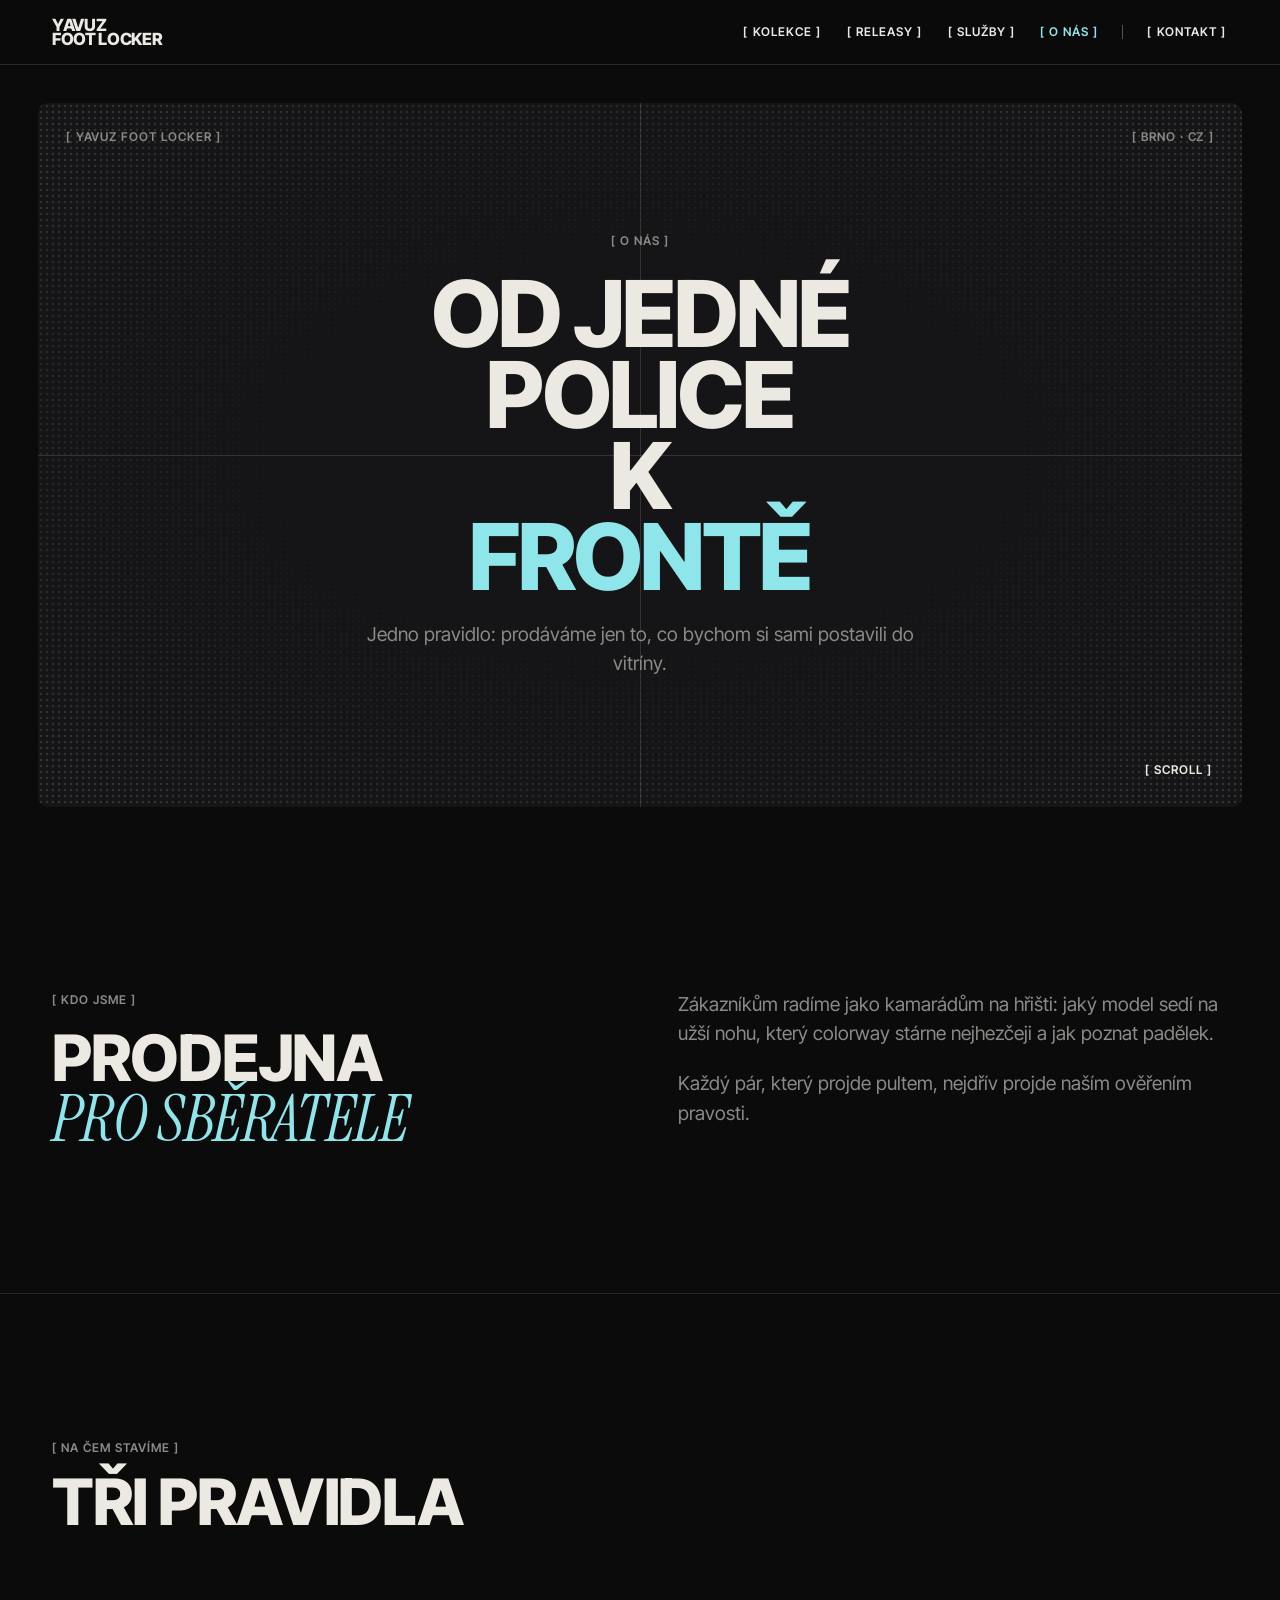
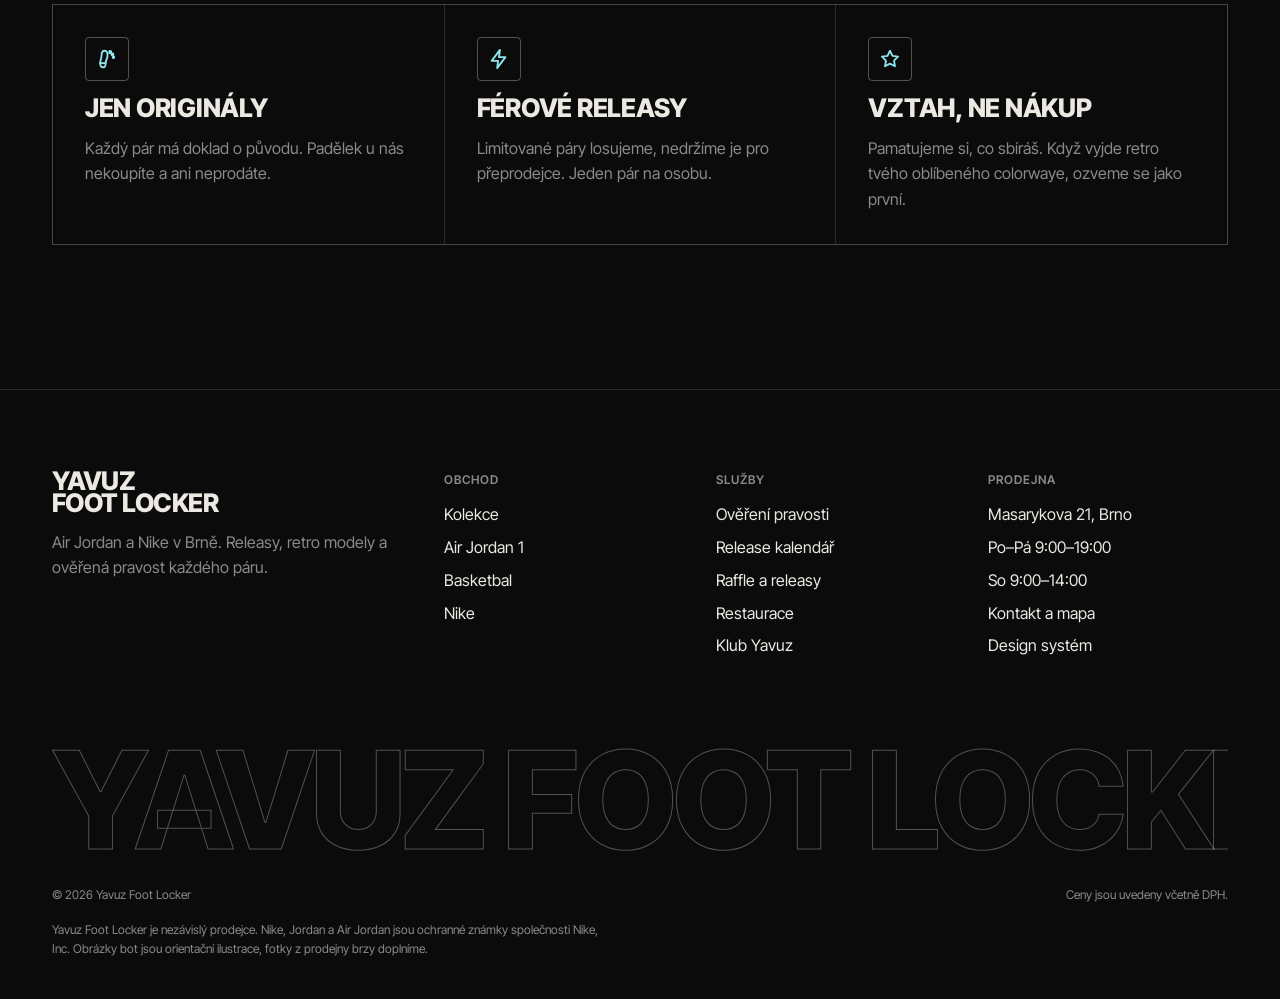
<file: yavuz-foot-locker-vercel/o-nas.html>
<!doctype html>
<html lang="cs">
<head>
<meta charset="utf-8">
<meta name="viewport" content="width=device-width, initial-scale=1, viewport-fit=cover">
<title>O nás · Yavuz Foot Locker</title>
<meta name="claude:viewport-fit-sides" content="cover">
<meta name="description" content="Yavuz Foot Locker – značková sportovní obuv v Brně.">
<link rel="preconnect" href="https://fonts.googleapis.com"><link rel="preconnect" href="https://fonts.gstatic.com" crossorigin><link rel="stylesheet" href="https://fonts.googleapis.com/css2?family=Inter+Tight:wght@400;600;800&family=Instrument+Serif:ital@0;1&display=swap">
<style>/* Yavuz Foot Locker — design system "Cinema Corner".
   Layout: a dark page; heroes sit inside a framed screen (frame + halftone + crosshair), micro navigation in
   [ brackets ] pinned to corners, content on a centred 1240px track with one section rhythm. Single dark theme by design. */
:root{
  color-scheme:dark;
  /* colour */
  --ink:#0B0B0C;       /* page */
  --carbon:#151517;    /* frame, surfaces */
  --graphite:#1F1F22;  /* cards, fields */
  --bone:#ECE9E3;      /* text */
  --ash:#8C8A86;       /* muted text */
  --line:rgba(236,233,227,.14);
  --line-strong:rgba(236,233,227,.32);
  --cyan:#8FE6EA;      /* the one accent */
  --on-cyan:#0B0B0C;
  --shadow:rgba(0,0,0,.6);
  /* aliases kept for older markup (map, inline styles) */
  --paper:var(--graphite); --mute:var(--ash); --accent:var(--cyan); --accent-ink:var(--cyan); --stone:var(--ink);
  /* type */
  --sans:"Inter Tight","Inter","Helvetica Neue",Arial,sans-serif;
  --serif:"Instrument Serif","Times New Roman",Georgia,serif;
  --fs-display:clamp(2.6rem,7.2vw,6.2rem);
  --fs-h2:clamp(2.2rem,5vw,4rem);
  --fs-h3:clamp(1.3rem,2.2vw,1.6rem);
  --fs-lead:clamp(1.05rem,1.5vw,1.2rem);
  --fs-micro:.75rem;
  /* space & shape */
  --section:clamp(5rem,12vw,9rem);
  --frame:clamp(12px,3vw,40px);
  --track:1240px;
  --r:4px; --r-frame:10px;
  --halftone:radial-gradient(rgba(236,233,227,.2) 1px,transparent 1.7px) 0 0/6px 6px;
}

*,*::before,*::after{box-sizing:border-box}
html{scroll-behavior:smooth;-webkit-text-size-adjust:100%}
@media (prefers-reduced-motion:reduce){html{scroll-behavior:auto}*,*::before,*::after{animation:none!important;transition:none!important}}
body{background:var(--ink);color:var(--bone);font-family:var(--sans);font-size:1rem;line-height:1.6;margin:0;overflow-x:hidden;-webkit-font-smoothing:antialiased}
body::before{content:"";position:fixed;inset:0 0 auto;height:env(safe-area-inset-top,0px);z-index:60;background:var(--ink)}
a{color:inherit}
img,svg{max-width:100%}
::selection{background:var(--cyan);color:var(--on-cyan)}
:focus-visible{outline:2px solid var(--cyan);outline-offset:3px;border-radius:2px}
.wrap{max-width:var(--track);margin-inline:auto;padding-left:max(16px,env(safe-area-inset-left,0px));padding-right:max(16px,env(safe-area-inset-right,0px))}
@media (min-width:700px){.wrap{padding-left:max(32px,env(safe-area-inset-left,0px));padding-right:max(32px,env(safe-area-inset-right,0px))}}
.section{padding-block:var(--section)}
.section + .section{border-top:1px solid var(--line)}
.skip{position:absolute;left:-999px;top:0}
.skip:focus{left:16px;top:16px;z-index:100;background:var(--cyan);color:var(--on-cyan);padding:.6rem 1rem}

/* ---------- type ---------- */
h1,h2,h3{font-family:var(--sans);font-weight:800;text-transform:uppercase;letter-spacing:-.02em;line-height:.92;margin:0;text-wrap:balance}
h2{font-size:var(--fs-h2)}
h3{font-size:var(--fs-h3);line-height:1.02;letter-spacing:-.01em}
p{margin:0;max-width:62ch}
.serif,h1 em,h2 em{font-family:var(--serif);font-style:italic;font-weight:400;text-transform:uppercase;letter-spacing:-.01em}
.accent,.hl{color:var(--cyan)}
.eyebrow,.micro{font-size:var(--fs-micro);font-weight:600;letter-spacing:.08em;text-transform:uppercase;color:var(--ash);display:inline-flex;gap:.35em}
.eyebrow::before,.micro::before{content:"["}
.eyebrow::after,.micro::after{content:"]"}
.lead{font-size:var(--fs-lead);line-height:1.55;color:var(--ash)}
.num{font-variant-numeric:tabular-nums}

/* ---------- bracket links (navigation & tertiary actions) ---------- */
.bracket{display:inline-flex;gap:.35em;font-size:var(--fs-micro);font-weight:600;letter-spacing:.08em;text-transform:uppercase;text-decoration:none;color:var(--bone);padding:.35rem .1rem;transition:color .2s}
.bracket::before{content:"["}
.bracket::after{content:"]"}
.bracket::before,.bracket::after{display:inline-block;transition:transform .25s cubic-bezier(.2,.7,.2,1)}
.bracket:hover{color:var(--cyan)}
.bracket:hover::before{transform:translateX(-3px)}
.bracket:hover::after{transform:translateX(3px)}
.bracket[aria-current="page"]{color:var(--cyan)}

/* ---------- header ---------- */
.site-head{position:sticky;top:env(safe-area-inset-top,0px);z-index:50;background:color-mix(in srgb,var(--ink) 86%,transparent);-webkit-backdrop-filter:blur(10px);backdrop-filter:blur(10px);border-bottom:1px solid var(--line)}
.head-row{display:flex;align-items:center;justify-content:space-between;gap:1rem;min-height:64px}
.brand{display:block;text-decoration:none;font-weight:800;text-transform:uppercase;letter-spacing:-.02em;line-height:.86;font-size:1.05rem}
.brand span{display:block}
.nav{display:none;gap:1.4rem;list-style:none;margin:0;padding:0;align-items:center}
.nav .sep{width:1px;height:14px;background:var(--line-strong)}
.menu{position:relative}
.menu summary{list-style:none;cursor:pointer}
.menu summary::-webkit-details-marker{display:none}
.menu[open] .menu-panel{display:grid}
.menu-panel{display:none;position:absolute;right:0;top:calc(100% + .75rem);min-width:220px;gap:.25rem;padding:.75rem 1rem;background:var(--carbon);border:1px solid var(--line);border-radius:var(--r)}
@media (min-width:860px){.nav{display:flex}.menu{display:none}}

/* ---------- buttons ---------- */
.btn{display:inline-flex;align-items:center;gap:.6rem;font-family:var(--sans);font-weight:800;font-size:.82rem;letter-spacing:.06em;text-transform:uppercase;text-decoration:none;padding:.95rem 1.35rem;border-radius:var(--r);border:0;cursor:pointer;background:var(--cyan);color:var(--on-cyan);transition:transform .25s cubic-bezier(.2,.7,.2,1)}
.btn svg{width:16px;height:16px;transition:transform .25s cubic-bezier(.2,.7,.2,1)}
.btn:hover{transform:translateY(-2px)}
.btn:hover svg{transform:translateX(3px)}
.btn--ghost{background:transparent;color:var(--bone);box-shadow:inset 0 0 0 1px var(--line-strong)}
.more{display:inline-flex;align-items:center;gap:.5rem;font-size:var(--fs-micro);font-weight:600;letter-spacing:.08em;text-transform:uppercase;text-decoration:none;color:var(--bone)}
.more::before{content:"["}
.more::after{content:"]"}
.more svg{width:14px;height:14px;color:var(--cyan);transition:transform .25s}
.more:hover{color:var(--cyan)}
.more:hover svg{transform:translateX(4px)}

/* ---------- framed screen hero ---------- */
.frame-hero{padding:var(--frame)}
.frame{position:relative;isolation:isolate;overflow:hidden;border-radius:var(--r-frame);background:var(--carbon);min-height:min(82svh,760px);display:grid;place-items:center;padding:clamp(4.5rem,10vw,7rem) clamp(16px,4vw,48px)}
.frame-hero--page .frame{min-height:0;padding-block:clamp(4.5rem,11vw,8rem)}
.frame::before{content:"";position:absolute;inset:0;z-index:-1;background:var(--halftone);-webkit-mask-image:radial-gradient(ellipse 70% 65% at 50% 50%,transparent 40%,#000 95%);mask-image:radial-gradient(ellipse 70% 65% at 50% 50%,transparent 40%,#000 95%);opacity:.7}
.frame::after{content:"";position:absolute;inset:0;z-index:-1;pointer-events:none;
  background:linear-gradient(var(--line),var(--line)) 50% 0/1px 100% no-repeat,linear-gradient(var(--line),var(--line)) 0 50%/100% 1px no-repeat}
.frame-media{position:absolute;inset:0;z-index:-2}
.frame-media img{position:absolute;width:clamp(180px,30vw,440px);height:auto;filter:saturate(.85) brightness(.78);will-change:transform;animation:float 9s ease-in-out infinite alternate}
.frame-media::after{content:"";position:absolute;inset:0;background:radial-gradient(ellipse 60% 55% at 50% 50%,rgba(11,11,12,.86),rgba(11,11,12,.35) 70%,rgba(11,11,12,.75))}
.frame-media img:nth-child(1){left:-3%;top:6%;transform:rotate(-9deg)}
.frame-media img:nth-child(2){right:-4%;top:4%;transform:rotate(8deg) scaleX(-1);animation-delay:-3s}
.frame-media img:nth-child(3){left:4%;bottom:-2%;transform:rotate(6deg);animation-delay:-5s}
.frame-media img:nth-child(4){right:2%;bottom:-4%;transform:rotate(-7deg) scaleX(-1);animation-delay:-7s}
@keyframes float{to{translate:0 -12px}}
.frame-copy{display:grid;gap:1.4rem;justify-items:center;text-align:center;max-width:980px}
.display{font-size:var(--fs-display);line-height:.88;letter-spacing:-.03em}
.display span{display:block}
.display .serif{font-weight:400;letter-spacing:-.01em;line-height:1}
.frame-copy .lead{max-width:52ch}
.hero-actions{display:flex;flex-wrap:wrap;gap:.75rem;justify-content:center}
.corner{position:absolute;z-index:2}
.corner.tl{left:clamp(14px,2.4vw,28px);top:clamp(14px,2.4vw,24px)}
.corner.tr{right:clamp(14px,2.4vw,28px);top:clamp(14px,2.4vw,24px)}
.corner.bl{left:clamp(14px,2.4vw,28px);bottom:clamp(12px,2.2vw,22px)}
.corner.br{right:clamp(14px,2.4vw,28px);bottom:clamp(12px,2.2vw,22px)}

/* ---------- release strip ---------- */
.release{display:grid;gap:1.5rem;align-items:center;border:1px solid var(--line);border-radius:var(--r);padding:clamp(1.25rem,3vw,2rem);background:var(--carbon)}
.release img{width:100%;height:auto;filter:drop-shadow(0 20px 18px var(--shadow))}
.release .specs{display:flex;flex-wrap:wrap;gap:1.5rem;margin:0;padding:0;list-style:none}
.release .specs b{display:block;font-weight:800;font-size:1.6rem;line-height:1;font-variant-numeric:tabular-nums}
.release .specs span{font-size:var(--fs-micro);letter-spacing:.08em;text-transform:uppercase;color:var(--ash)}
.release-copy{display:grid;gap:1rem;justify-items:start}
@media (min-width:860px){.release{grid-template-columns:1fr 1.1fr}}

/* ---------- section head ---------- */
.sec-head{display:grid;gap:1.25rem;margin-bottom:clamp(2.5rem,6vw,4.5rem)}
.sec-head > div:first-child{display:grid;gap:1rem;justify-items:start}
@media (min-width:860px){.sec-head{grid-template-columns:1.2fr 1fr;align-items:end}.sec-head .side{display:grid;gap:1.25rem;justify-items:start}}

/* ---------- product cards ---------- */
.grid{display:grid;gap:1px;background:var(--line);border:1px solid var(--line)}
@media (min-width:640px){.grid{grid-template-columns:repeat(2,1fr)}}
@media (min-width:1000px){.grid{grid-template-columns:repeat(3,1fr)}}
.card{position:relative;display:flex;flex-direction:column;background:var(--ink);transition:background-color .3s}
.card:hover{background:var(--carbon)}
.card-media{display:block}
.card figure{margin:0;aspect-ratio:4/3;max-width:100%;overflow:hidden;display:grid;place-items:center;position:relative;
  background:radial-gradient(60% 55% at 50% 60%,color-mix(in srgb,var(--tint) 26%,transparent),transparent 75%),var(--carbon)}
.card figure::before{content:"";position:absolute;inset:0;background:var(--halftone);opacity:.35;-webkit-mask-image:radial-gradient(ellipse at center,transparent 35%,#000 90%);mask-image:radial-gradient(ellipse at center,transparent 35%,#000 90%)}
.card figure img{position:relative;display:block;width:90%;height:auto;filter:drop-shadow(0 18px 16px var(--shadow));transition:transform .5s cubic-bezier(.2,.7,.2,1)}
.card:hover figure img{transform:translateY(-6px) scale(1.03)}
.card-body{display:flex;flex-direction:column;gap:.85rem;padding:clamp(1.25rem,2.5vw,1.6rem);flex:1}
.meta{display:flex;flex-wrap:wrap;gap:.3rem 1rem;font-size:var(--fs-micro);letter-spacing:.08em;text-transform:uppercase;color:var(--ash);font-variant-numeric:tabular-nums}
.meta span:first-child{color:var(--cyan);font-weight:600}
.card-link{text-decoration:none}
.card-link:hover{color:var(--cyan)}
.card p{color:var(--ash)}
.card-foot{display:flex;align-items:center;justify-content:space-between;gap:1rem;margin-top:auto;padding-top:1rem;border-top:1px solid var(--line)}
.price{font-weight:800;font-size:1.5rem;line-height:1;letter-spacing:-.01em;font-variant-numeric:tabular-nums}
.sizes{font-size:var(--fs-micro);letter-spacing:.06em;color:var(--ash);margin-top:.3rem}

/* ---------- split, stats, features ---------- */
.split{display:grid;gap:clamp(2.5rem,6vw,5rem)}
@media (min-width:900px){.split{grid-template-columns:1fr 1fr;align-items:start}}
.stats{display:grid;grid-template-columns:repeat(2,1fr);gap:1px;background:var(--line);border:1px solid var(--line)}
.stat{background:var(--ink);padding:1.5rem;display:grid;gap:.5rem;align-content:start}
.stat b{font-weight:800;font-size:clamp(2.4rem,5.5vw,3.4rem);line-height:.9;letter-spacing:-.03em;font-variant-numeric:tabular-nums}
.stat span{color:var(--ash);font-size:.9rem;line-height:1.4}
.features{display:grid;gap:1px;background:var(--line);border:1px solid var(--line)}
@media (min-width:760px){.features{grid-template-columns:repeat(3,1fr)}.features.two{grid-template-columns:repeat(2,1fr)}}
.feature{display:grid;gap:.9rem;align-content:start;padding:clamp(1.5rem,3vw,2rem);background:var(--ink);color:inherit;transition:background-color .3s}
.feature:hover{background:var(--carbon)}
.feature .ico{width:44px;height:44px;border:1px solid var(--line-strong);border-radius:var(--r);display:grid;place-items:center;color:var(--cyan);transition:transform .3s}
.feature:hover .ico{transform:translateY(-3px)}
.feature .ico svg{width:22px;height:22px}
.feature p{color:var(--ash)}
.feature .tag{font-size:var(--fs-micro);font-weight:600;letter-spacing:.08em;text-transform:uppercase;color:var(--cyan);font-variant-numeric:tabular-nums}

/* ---------- contact band ---------- */
.band{background:var(--carbon);position:relative;isolation:isolate}
.band::before{content:"";position:absolute;inset:0;z-index:-1;background:var(--halftone);opacity:.4;-webkit-mask-image:linear-gradient(90deg,transparent 35%,#000);mask-image:linear-gradient(90deg,transparent 35%,#000)}
.band-grid{display:grid;gap:2.5rem}
.band-grid > div{display:grid;gap:1.5rem;justify-items:start}
@media (min-width:900px){.band-grid{grid-template-columns:1.4fr 1fr;align-items:end}}
.facts{display:grid;gap:1rem;margin:0;padding:0;list-style:none}
.facts li{display:flex;gap:.9rem;align-items:flex-start;padding-bottom:1rem;border-bottom:1px solid var(--line)}
.facts svg{width:20px;height:20px;flex:none;color:var(--cyan);margin-top:.2rem}

/* ---------- quote, timeline, chips, table ---------- */
.quote{font-family:var(--serif);font-style:italic;font-size:clamp(2rem,5vw,3.6rem);line-height:1.02;margin:0;text-wrap:balance}
.quote-by{margin-top:1.5rem;color:var(--ash);font-size:var(--fs-micro);letter-spacing:.08em;text-transform:uppercase}
.timeline{display:grid;margin:0;padding:0;list-style:none;border-top:1px solid var(--line)}
.timeline li{display:grid;grid-template-columns:5rem 1fr;gap:1rem;padding-block:1.4rem;border-bottom:1px solid var(--line)}
.timeline b{font-weight:800;font-size:1.4rem;line-height:1;color:var(--cyan);font-variant-numeric:tabular-nums}
.timeline p{color:var(--ash)}
.timeline strong{display:block;color:var(--bone);margin-bottom:.2rem}
.chips{display:flex;flex-wrap:wrap;gap:.25rem 1.4rem;margin-bottom:2rem}
.chips a{display:inline-flex;gap:.35em;font-size:var(--fs-micro);font-weight:600;letter-spacing:.08em;text-transform:uppercase;text-decoration:none;color:var(--ash);padding:.35rem 0;transition:color .2s}
.chips a::before{content:"["}
.chips a::after{content:"]"}
.chips a:hover,.chips a.on{color:var(--cyan)}
.table-wrap{overflow-x:auto;border:1px solid var(--line)}
table{border-collapse:collapse;width:100%;min-width:520px;font-variant-numeric:tabular-nums}
th,td{text-align:left;padding:.9rem 1.1rem;border-bottom:1px solid var(--line)}
th{font-size:var(--fs-micro);letter-spacing:.08em;text-transform:uppercase;color:var(--ash);font-weight:600}
tr:last-child td{border-bottom:0}

/* ---------- form ---------- */
.form{display:grid;gap:1rem;padding:clamp(1.5rem,3vw,2.25rem);background:var(--carbon);border:1px solid var(--line);border-radius:var(--r)}
.form .row{display:grid;gap:1rem}
@media (min-width:600px){.form .row{grid-template-columns:1fr 1fr}}
.field{display:grid;gap:.4rem;min-width:0}
.field label{font-size:var(--fs-micro);font-weight:600;letter-spacing:.08em;text-transform:uppercase;color:var(--ash)}
.field input,.field select,.field textarea{font:inherit;color:var(--bone);background:var(--ink);border:1px solid var(--line-strong);border-radius:var(--r);padding:.8rem .9rem;width:100%;transition:border-color .2s}
.field input:focus,.field select:focus,.field textarea:focus{border-color:var(--cyan);outline:none}
.field textarea{min-height:120px;resize:vertical}
.form-note{font-size:var(--fs-micro);color:var(--ash)}
.sent{display:none;padding:1rem 1.1rem;border-radius:var(--r);background:var(--cyan);color:var(--on-cyan);font-weight:600}
.sent.show{display:block}
.map{display:block;width:100%;height:auto;border:1px solid var(--line);border-radius:var(--r);background:var(--graphite)}

/* ---------- footer ---------- */
.site-foot{padding-block:clamp(3.5rem,7vw,5rem) 2.5rem;border-top:1px solid var(--line)}
.foot-grid{display:grid;gap:2rem}
@media (min-width:760px){.foot-grid{grid-template-columns:1.5fr 1fr 1fr 1fr}}
.foot-grid h4{font-size:var(--fs-micro);letter-spacing:.08em;text-transform:uppercase;color:var(--ash);margin:0 0 .8rem;font-weight:600}
.foot-grid ul{list-style:none;margin:0;padding:0;display:grid;gap:.45rem}
.foot-grid a{text-decoration:none}
.foot-grid a:hover{color:var(--cyan)}
.wordmark{font-weight:800;text-transform:uppercase;letter-spacing:-.04em;font-size:min(10.6vw,9rem);line-height:.9;margin-top:clamp(3rem,7vw,5rem);color:transparent;-webkit-text-stroke:1px var(--line-strong);white-space:nowrap;overflow:hidden}
.legal{display:flex;flex-wrap:wrap;gap:.5rem 1.5rem;justify-content:space-between;margin-top:1.5rem;font-size:var(--fs-micro);color:var(--ash)}
.footnote{font-size:var(--fs-micro);color:var(--ash);max-width:80ch;margin-top:1rem}

/* ---------- design-system page ---------- */
.ds-grid{display:grid;gap:1px;background:var(--line);border:1px solid var(--line)}
@media (min-width:700px){.ds-grid{grid-template-columns:repeat(4,1fr)}}
.swatch{background:var(--ink);padding:1rem;display:grid;gap:.6rem}
.swatch i{display:block;height:84px;border-radius:var(--r);border:1px solid var(--line)}
.swatch b{font-weight:600}
.swatch code,.ds code{font-size:.8rem;color:var(--ash);font-family:ui-monospace,SFMono-Regular,Menlo,monospace}
.ds-row{display:grid;gap:1rem;padding-block:1.4rem;border-bottom:1px solid var(--line)}
@media (min-width:760px){.ds-row{grid-template-columns:220px 1fr;align-items:center}}
.ds-row > span:first-child{font-size:var(--fs-micro);letter-spacing:.08em;text-transform:uppercase;color:var(--ash)}
.ds-demo{display:flex;flex-wrap:wrap;gap:1.25rem;align-items:center}
.ds-space{display:flex;align-items:flex-end;gap:1rem;flex-wrap:wrap}
.ds-space i{display:block;background:var(--cyan);border-radius:2px}
.ds-halftone{height:160px;border:1px solid var(--line);border-radius:var(--r);background:var(--halftone);-webkit-mask-image:radial-gradient(ellipse at center,transparent 25%,#000 85%);mask-image:radial-gradient(ellipse at center,transparent 25%,#000 85%)}
.ds .frame{min-height:340px}

/* ---------- motion ---------- */
@supports (animation-timeline:view()){
  @media (prefers-reduced-motion:no-preference){
    .reveal{animation:rise linear both;animation-timeline:view();animation-range:entry 0% entry 55%}
    @keyframes rise{from{opacity:.35;transform:translateY(28px)}to{opacity:1;transform:none}}
  }
}
@media (prefers-reduced-motion:no-preference){
  .frame-copy{animation:enter 1s cubic-bezier(.2,.7,.2,1) both}
  @keyframes enter{from{opacity:0;transform:translateY(16px)}to{opacity:1;transform:none}}
}

/* ================= alive landing (homepage) =================
   Motion uses transform and opacity only. Scroll-linked effects are CSS scroll timelines
   behind @supports; without support the page is simply static. */
[id]{scroll-margin-top:84px}

/* scroll progress */
.scroll-progress{position:fixed;left:0;right:0;top:env(safe-area-inset-top,0px);height:2px;z-index:70;background:var(--cyan);transform:scaleX(0);transform-origin:0 50%;pointer-events:none;display:none}
@supports (animation-timeline:scroll()){
  .scroll-progress{display:block;animation:progress linear both;animation-timeline:scroll(root)}
  @keyframes progress{to{transform:scaleX(1)}}
}

/* split hero */
.frame--split{place-items:stretch;padding:clamp(4.5rem,8vw,6rem) clamp(16px,4vw,56px) clamp(5rem,8vw,6rem)}
.frame-glow{position:absolute;z-index:-1;width:70%;aspect-ratio:1;right:-15%;top:-20%;border-radius:50%;pointer-events:none;
  background:radial-gradient(circle,rgba(226,58,58,.22),rgba(242,154,74,.08) 45%,transparent 70%);animation:glow 16s ease-in-out infinite alternate}
@keyframes glow{to{transform:translate3d(-12%,14%,0) scale(1.15)}}
.hero-split{display:grid;gap:clamp(2.5rem,5vw,4rem);align-items:center;width:100%}
@media (min-width:960px){.hero-split{grid-template-columns:1.05fr 1fr}}
.hero-text{display:grid;gap:1.4rem;justify-items:start}
.hero-text .display{text-align:left}
.hero-text .hero-actions{justify-content:flex-start}
.scribbled{position:relative;display:inline-block}
.scribble{position:absolute;left:-2%;bottom:-.12em;width:104%;height:.26em;color:var(--cyan);overflow:visible;transform-origin:0 50%;animation:draw 1.1s .5s cubic-bezier(.65,0,.35,1) both}
@keyframes draw{from{transform:scaleX(0)}to{transform:scaleX(1)}}

.hero-shot{position:relative;margin:0;padding-bottom:clamp(2.5rem,5vw,3.5rem)}
.hero-shot-media{position:relative;overflow:hidden;border-radius:var(--r-frame);aspect-ratio:5/4;max-width:100%;
  background:radial-gradient(80% 70% at 60% 45%,#F29A4A 0%,#C8432F 38%,#5A1C1A 72%,#1A0F0E 100%)}
.hero-shot-media::after{content:"";position:absolute;inset:0;background:var(--halftone);opacity:.35;-webkit-mask-image:radial-gradient(ellipse at center,transparent 35%,#000 95%);mask-image:radial-gradient(ellipse at center,transparent 35%,#000 95%);pointer-events:none}
.hero-img{position:absolute;left:5%;top:14%;width:92%;height:auto;transform:rotate(-8deg);filter:drop-shadow(0 30px 24px rgba(0,0,0,.45))}
@supports (animation-timeline:scroll()){
  @media (prefers-reduced-motion:no-preference){
    .hero-img{animation:parallax linear both;animation-timeline:scroll(root);animation-range:0 700px}
    @keyframes parallax{from{transform:rotate(-8deg) translate3d(0,0,0)}to{transform:rotate(-6deg) translate3d(0,-60px,0)}}
  }
}
.book-card{position:absolute;left:clamp(-12px,-2vw,-28px);bottom:0;width:min(300px,82%);display:grid;gap:.9rem;padding:1.1rem 1.2rem 1.2rem;
  background:color-mix(in srgb,var(--carbon) 88%,transparent);-webkit-backdrop-filter:blur(12px);backdrop-filter:blur(12px);
  border:1px solid var(--line-strong);border-radius:var(--r-frame);box-shadow:0 24px 50px -20px rgba(0,0,0,.8);animation:bob 6s ease-in-out infinite}
.book-card .btn{justify-content:center}
@keyframes bob{50%{transform:translateY(-8px)}}
.hero-index{display:none;gap:1.1rem}
@media (min-width:860px){.hero-index{display:flex}}

/* live primary button: pulse ring, periodic shine, sparkle on hover */
.btn--live{position:relative;isolation:isolate}
.btn--live::after{content:"";position:absolute;inset:0;z-index:-1;border-radius:inherit;box-shadow:0 0 0 2px var(--cyan);opacity:0;animation:pulse 2.6s ease-out infinite}
@keyframes pulse{0%{transform:scale(1);opacity:.55}70%,100%{transform:scale(1.18,1.4);opacity:0}}
.btn-shine{position:absolute;inset:0;border-radius:inherit;overflow:hidden;pointer-events:none}
.btn-shine::before{content:"";position:absolute;top:0;bottom:0;width:40%;left:0;background:linear-gradient(100deg,transparent,rgba(255,255,255,.65),transparent);transform:translateX(-120%) skewX(-12deg);animation:shine 4.5s ease-in-out infinite}
@keyframes shine{0%,62%{transform:translateX(-120%) skewX(-12deg)}86%,100%{transform:translateX(320%) skewX(-12deg)}}
.btn-label{position:relative}
.spark{position:absolute;right:-7px;top:-9px;width:16px;height:16px;color:var(--cyan);opacity:0;transform:scale(.3) rotate(-30deg);transition:opacity .25s,transform .35s cubic-bezier(.2,.7,.2,1.4);pointer-events:none}
.spark svg{width:100%;height:100%}
.btn--live:hover .spark{opacity:1;transform:scale(1) rotate(15deg)}

/* checklists with draw-on checks (a wipe, transform only) */
.checks{list-style:none;margin:0;padding:0;display:grid;gap:.7rem}
.checks li{display:flex;gap:.7rem;align-items:flex-start;color:var(--bone);line-height:1.45}
.checks li strong{font-weight:600}
.check{flex:none;width:20px;height:20px;margin-top:.1rem;border-radius:50%;background:color-mix(in srgb,var(--cyan) 16%,transparent);color:var(--cyan);display:grid;place-items:center;overflow:hidden}
.check svg{width:13px;height:13px}
@supports (animation-timeline:view()){
  @media (prefers-reduced-motion:no-preference){
    .check svg{animation:wipe linear both;animation-timeline:view();animation-range:entry 30% entry 90%}
    @keyframes wipe{from{transform:translateX(-120%)}to{transform:none}}
  }
}
.book-card .check svg{animation:wipe2 .6s .9s cubic-bezier(.65,0,.35,1) both}
.book-card li:nth-child(2) .check svg{animation-delay:1.05s}
.book-card li:nth-child(3) .check svg{animation-delay:1.2s}
@keyframes wipe2{from{transform:translateX(-120%)}to{transform:none}}

/* how it works */
.steps{list-style:none;margin:0;padding:0;display:grid;gap:1px;background:var(--line);border:1px solid var(--line)}
@media (min-width:760px){.steps{grid-template-columns:repeat(2,1fr)}}
@media (min-width:1100px){.steps{grid-template-columns:repeat(4,1fr)}}
.step{background:var(--ink);padding:clamp(1.5rem,3vw,2rem);display:grid;gap:.8rem;align-content:start;position:relative;transition:background-color .3s}
.step:hover{background:var(--carbon)}
.step-ico{width:48px;height:48px;border-radius:50%;display:grid;place-items:center;color:var(--on-cyan);background:var(--cyan);animation:bobicon 3.2s ease-in-out infinite;animation-delay:calc(var(--i) * -.8s)}
.step-ico svg{width:22px;height:22px}
@keyframes bobicon{50%{transform:translateY(-6px)}}
.step-no{position:absolute;right:1.4rem;top:1.4rem;font-weight:800;font-size:2.2rem;line-height:1;color:transparent;-webkit-text-stroke:1px var(--line-strong)}
.step p{color:var(--ash)}

/* service tiers */
.tiers .tier{gap:1rem}
.tier-price{font-weight:800;font-size:1.6rem;line-height:1;letter-spacing:-.02em;font-variant-numeric:tabular-nums}
.tier .checks li{color:var(--ash);font-size:.95rem}
.tier--featured{position:relative;background:var(--carbon);box-shadow:inset 0 0 0 1px color-mix(in srgb,var(--cyan) 55%,transparent);z-index:1}
.tier-flag{position:absolute;right:1.2rem;top:1.2rem;color:var(--cyan)}
@media (prefers-reduced-motion:no-preference){
  .tier--featured{animation:breathe 5s ease-in-out infinite}
  @keyframes breathe{50%{transform:scale(1.015)}}
  .tier--featured:hover{animation-play-state:paused}
}
.tier:hover{transform:translateY(-4px)}

/* guarantee */
.guarantee{background:radial-gradient(60% 80% at 90% 50%,color-mix(in srgb,var(--cyan) 7%,transparent),transparent 70%)}
.guarantee-card{border:1px solid var(--line-strong);border-radius:var(--r-frame);padding:clamp(1.5rem,3vw,2.25rem);background:var(--carbon)}
.guarantee-card .checks{gap:1.25rem}
.guarantee-card .checks li{color:var(--ash)}
.guarantee-card .checks strong{display:block;color:var(--bone)}

/* faq (native details: works without JS) */
.faq{border-top:1px solid var(--line)}
.faq-item{border-bottom:1px solid var(--line)}
.faq-item summary{list-style:none;cursor:pointer;display:flex;justify-content:space-between;align-items:center;gap:1rem;padding:1.25rem 0;font-weight:600;font-size:1.08rem}
.faq-item summary::-webkit-details-marker{display:none}
.faq-item summary:hover{color:var(--cyan)}
.faq-plus{position:relative;flex:none;width:16px;height:16px}
.faq-plus::before,.faq-plus::after{content:"";position:absolute;left:0;right:0;top:50%;height:1.5px;background:currentColor;transition:transform .3s}
.faq-plus::after{transform:rotate(90deg)}
.faq-item[open] .faq-plus::after{transform:rotate(0)}
.faq-item p{color:var(--ash);padding:0 0 1.4rem}
@media (prefers-reduced-motion:no-preference){.faq-item[open] p{animation:enter .45s ease both}}

/* sticky cta bar */
.cta-bar{position:fixed;left:0;right:0;bottom:0;z-index:55;padding-bottom:env(safe-area-inset-bottom,0px);
  background:color-mix(in srgb,var(--ink) 90%,transparent);-webkit-backdrop-filter:blur(10px);backdrop-filter:blur(10px);border-top:1px solid var(--line)}
.cta-row{display:flex;align-items:center;justify-content:space-between;gap:1rem;min-height:68px;padding-block:.6rem}
.cta-row p{font-size:.92rem}
.cta-row p span{color:var(--ash)}
@media (max-width:560px){.cta-row p span{display:none}.cta-row .btn{padding:.85rem 1rem}}
body:has(.cta-bar){padding-bottom:calc(76px + env(safe-area-inset-bottom,0px))}

/* hover lifts on cards (shared) */
.card{transition:background-color .3s,transform .35s cubic-bezier(.2,.7,.2,1)}
.card:hover{transform:translateY(-4px)}
.feature{transition:background-color .3s,transform .35s cubic-bezier(.2,.7,.2,1)}
.feature:hover{transform:translateY(-4px)}

@media (prefers-reduced-motion:reduce){
  .frame-glow,.book-card,.step-ico,.btn--live::after,.btn-shine::before,.scribble{animation:none!important}
  .btn-shine{display:none}
}
/* fixes for the split hero */
.display .scribbled{display:inline-block}
.frame--split .display{font-size:clamp(2.5rem,5.4vw,5rem)}
.btn{white-space:nowrap}
@media (max-width:700px){
  .frame--split .corner.tr{display:none}
  .book-card{left:12px}
  .cta-row p{font-size:.85rem}
}
/* grids with a leftover cell: hairlines on the cards instead of a filled background */
.grid{background:transparent;gap:0;border:0}
.grid > .card{outline:1px solid var(--line);outline-offset:-.5px}
.sale{display:inline-block;vertical-align:middle;margin-left:.4rem;padding:.2rem .45rem;border-radius:3px;background:var(--cyan);color:var(--on-cyan);font-size:.72rem;font-weight:800;letter-spacing:.04em}

/* hero photo (own AI image): cover the media box; the warm gradient behind stays as fallback */
.hero-shot-media--photo{aspect-ratio:3/2}
.hero-photo{position:absolute;left:0;top:-6%;width:100%;height:112%;object-fit:cover;display:block}
.hero-shot-media--photo::before{content:"";position:absolute;inset:0;z-index:1;pointer-events:none;background:linear-gradient(180deg,transparent 55%,rgba(11,11,12,.55))}
@supports (animation-timeline:scroll()){
  @media (prefers-reduced-motion:no-preference){
    .hero-photo{animation:parallax-photo linear both;animation-timeline:scroll(root);animation-range:0 700px}
    @keyframes parallax-photo{from{transform:translate3d(0,0,0)}to{transform:translate3d(0,-36px,0)}}
  }
}
.book-card{z-index:2}
</style>
</head>
<body>
<a class="skip" href="#obsah">Přeskočit na obsah</a>
<header class="site-head"><div class="wrap head-row">
<a class="brand" href="./" aria-label="Yavuz Foot Locker, úvod"><span>Yavuz</span><span>Foot Locker</span></a>
<nav aria-label="Hlavní navigace"><ul class="nav"><li><a class="bracket" href="kolekce.html">Kolekce</a></li><li><a class="bracket" href="releasy.html">Releasy</a></li><li><a class="bracket" href="sluzby.html">Služby</a></li><li><a class="bracket" href="o-nas.html" aria-current="page">O nás</a></li><li class="sep" aria-hidden="true"></li><li><a class="bracket" href="kontakt.html">Kontakt</a></li></ul>
<details class="menu"><summary class="bracket">Menu</summary><div class="menu-panel"><a class="bracket" href="./">Úvod</a><a class="bracket" href="kolekce.html">Kolekce</a><a class="bracket" href="releasy.html">Releasy</a><a class="bracket" href="sluzby.html">Služby</a><a class="bracket" href="o-nas.html" aria-current="page">O nás</a><a class="bracket" href="kontakt.html">Kontakt</a></div></details></nav>
</div></header>
<main id="obsah"><section class="frame-hero frame-hero--page"><div class="frame">
<span class="corner tl micro">Yavuz Foot Locker</span><span class="corner tr micro">Brno · CZ</span>
<div class="frame-copy"><p class="eyebrow">O nás</p><h1 class="display"><span>Od jedné</span><span>police</span><span>k <span class="accent">frontě</span></span></h1><p class="lead">Jedno pravidlo: prodáváme jen to, co bychom si sami postavili do vitríny.</p></div>
<a class="corner br bracket" href="#obsah-dal">Scroll</a></div></section><span id="obsah-dal"></span>
<section class="section"><div class="wrap split">
<div class="reveal" style="display:grid;gap:1.25rem;justify-items:start"><p class="eyebrow">Kdo jsme</p><h2>Prodejna <em class="accent">pro sběratele</em></h2></div>
<div class="reveal" style="display:grid;gap:1.25rem"><p class="lead">Zákazníkům radíme jako kamarádům na hřišti: jaký model sedí na užší nohu, který colorway stárne nejhezčeji a jak poznat padělek.</p>
<p class="lead">Každý pár, který projde pultem, nejdřív projde naším ověřením pravosti.</p></div>
</div></section>

<section class="section"><div class="wrap">
<div class="sec-head reveal"><div><p class="eyebrow">Na čem stavíme</p><h2>Tři pravidla</h2></div></div>
<div class="features">
<div class="feature reveal"><span class="ico"><svg viewBox="0 0 24 24" fill="none" stroke="currentColor" stroke-width="2" stroke-linecap="round" stroke-linejoin="round" aria-hidden="true"><path d="M8 21c-2.5 0-3.5-2-3.5-4.5S6 11 6 8.5 7 3 9.5 3 13 5.5 12.5 9 10.5 14 10.5 16.5 10.5 21 8 21z"/><circle cx="15.5" cy="4.5" r="1.2"/><circle cx="18" cy="7" r="1"/><circle cx="19" cy="10" r=".9"/><path d="M4.5 16.5h6"/></svg></span><h3>Jen originály</h3><p>Každý pár má doklad o původu. Padělek u nás nekoupíte a ani neprodáte.</p></div>
<div class="feature reveal"><span class="ico"><svg viewBox="0 0 24 24" fill="none" stroke="currentColor" stroke-width="2" stroke-linecap="round" stroke-linejoin="round" aria-hidden="true"><path d="M13 2 4 14h7l-1 8 9-12h-7z"/></svg></span><h3>Férové releasy</h3><p>Limitované páry losujeme, nedržíme je pro přeprodejce. Jeden pár na osobu.</p></div>
<div class="feature reveal"><span class="ico"><svg viewBox="0 0 24 24" fill="none" stroke="currentColor" stroke-width="2" stroke-linejoin="round" aria-hidden="true"><path d="m12 3 2.7 5.6 6.1.9-4.4 4.3 1 6.1L12 17l-5.4 2.9 1-6.1-4.4-4.3 6.1-.9z"/></svg></span><h3>Vztah, ne nákup</h3><p>Pamatujeme si, co sbíráš. Když vyjde retro tvého oblíbeného colorwaye, ozveme se jako první.</p></div>
</div></div></section></main>
<footer class="site-foot"><div class="wrap">
<div class="foot-grid">
<div><a class="brand" href="./" style="font-size:1.6rem"><span>Yavuz</span><span>Foot Locker</span></a>
<p class="lead" style="margin-top:1rem;font-size:1rem">Air Jordan a Nike v Brně. Releasy, retro modely a ověřená pravost každého páru.</p></div>
<div><h4>Obchod</h4><ul><li><a href="kolekce.html">Kolekce</a></li><li><a href="kolekce.html#aj1">Air Jordan 1</a></li><li><a href="kolekce.html#basket">Basketbal</a></li><li><a href="kolekce.html#nike">Nike</a></li></ul></div>
<div><h4>Služby</h4><ul><li><a href="sluzby.html#legit">Ověření pravosti</a></li><li><a href="releasy.html">Release kalendář</a></li><li><a href="sluzby.html#raffle">Raffle a releasy</a></li><li><a href="sluzby.html#pece">Restaurace</a></li><li><a href="sluzby.html#klub">Klub Yavuz</a></li></ul></div>
<div><h4>Prodejna</h4><ul><li>Masarykova 21, Brno</li><li>Po–Pá 9:00–19:00</li><li>So 9:00–14:00</li><li><a href="kontakt.html">Kontakt a mapa</a></li><li><a href="design-system.html">Design systém</a></li></ul></div>
</div>
<div class="wordmark" aria-hidden="true">Yavuz Foot Locker</div>
<div class="legal"><span>© 2026 Yavuz Foot Locker</span><span>Ceny jsou uvedeny včetně DPH.</span></div>
<p class="footnote">Yavuz Foot Locker je nezávislý prodejce. Nike, Jordan a Air Jordan jsou ochranné známky společnosti Nike, Inc. Obrázky bot jsou orientační ilustrace, fotky z prodejny brzy doplníme.</p>
</div></footer>
</body>
</html>
</file>
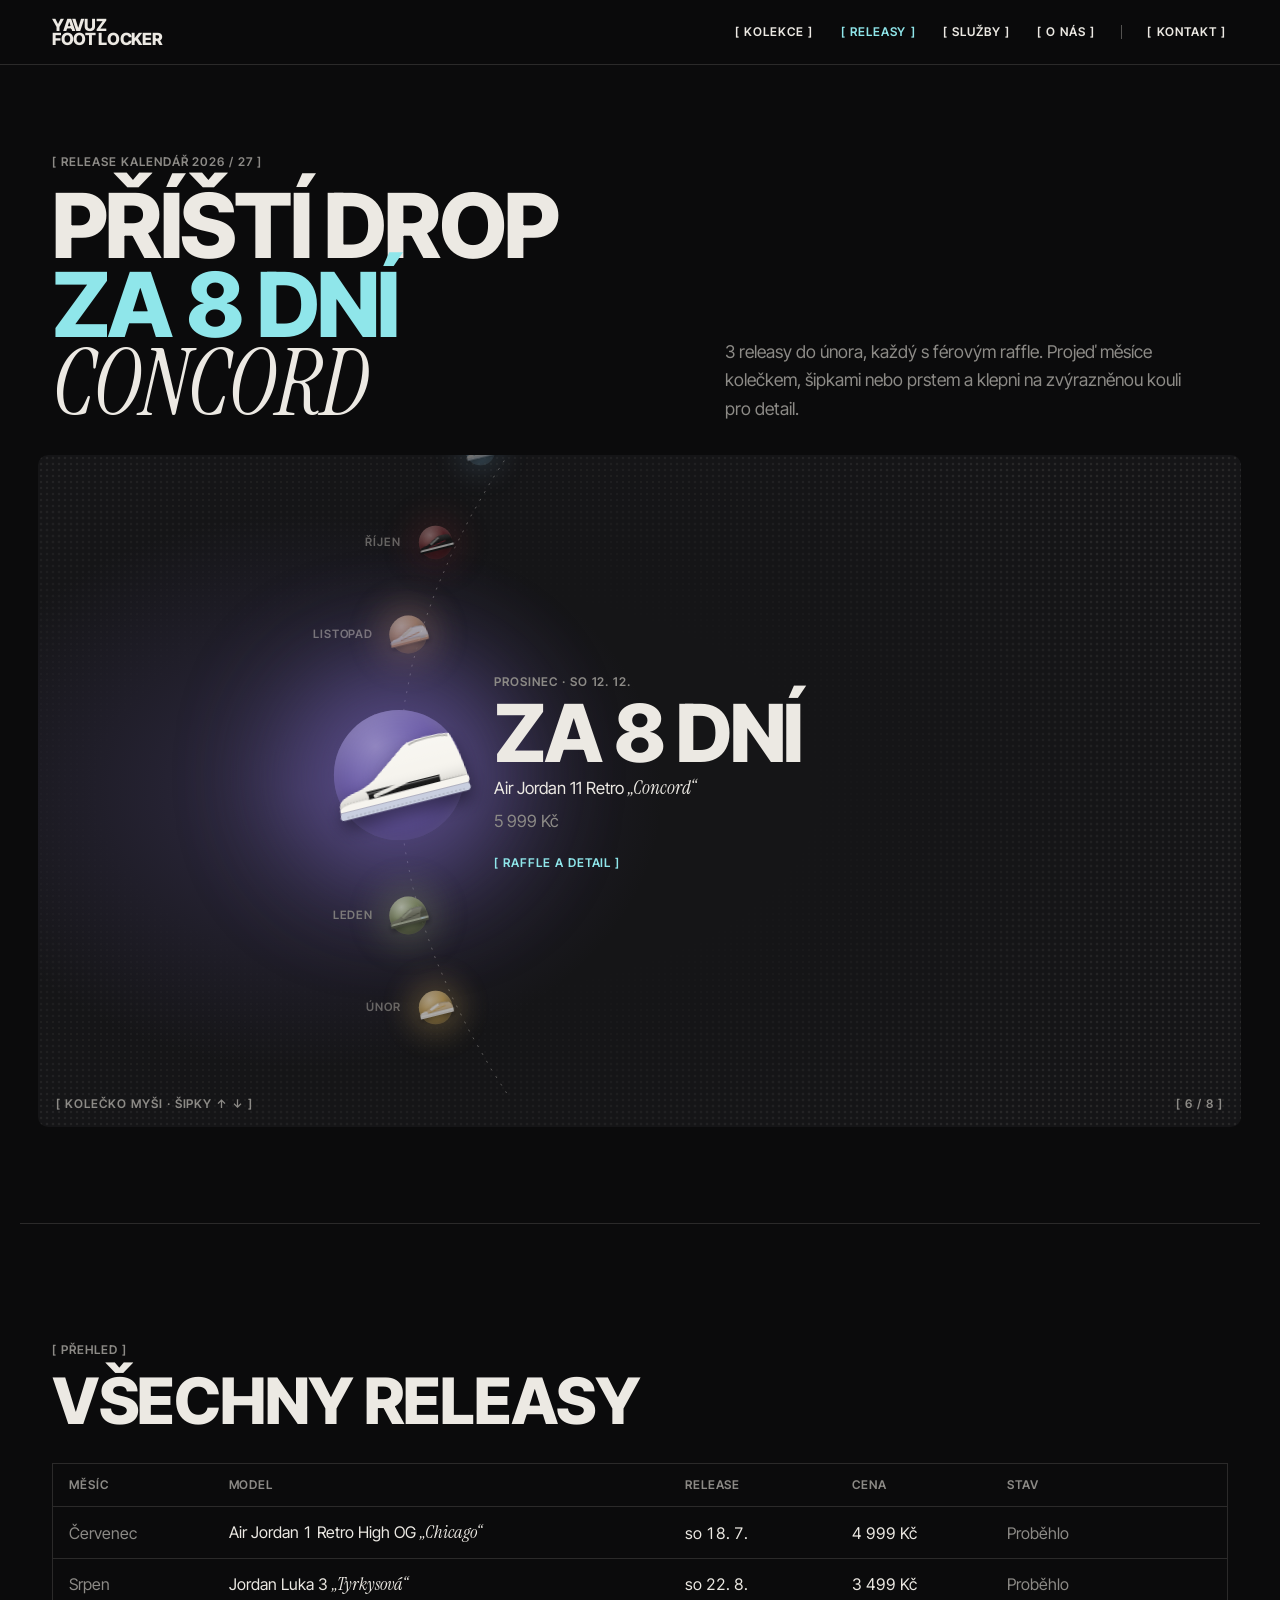
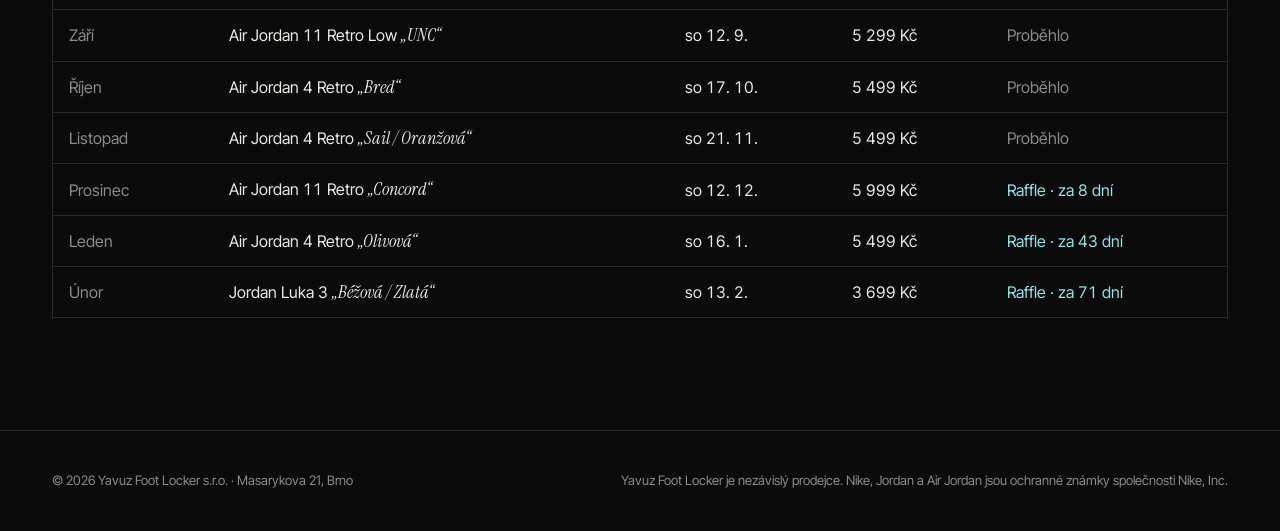
<file: yavuz-foot-locker-vercel/releasy.html>
<!doctype html>
<html lang="cs">
  <head>
    <meta charset="UTF-8" />
    <meta name="viewport" content="width=device-width, initial-scale=1, viewport-fit=cover" />
    <meta name="claude:viewport-fit-sides" content="cover" />
    <title>Releasy · Yavuz Foot Locker</title>
    <link rel="preconnect" href="https://fonts.googleapis.com" />
    <link rel="preconnect" href="https://fonts.gstatic.com" crossorigin />
    <link rel="stylesheet" href="https://fonts.googleapis.com/css2?family=Inter+Tight:wght@400;600;800&family=Instrument+Serif:ital@0;1&display=swap" />
    <script type="module" crossorigin src="./assets/releasy-D-ROU6JI.js"></script>
    <link rel="modulepreload" crossorigin href="./assets/site-chrome-BEgh1wIh.js">
    <link rel="stylesheet" crossorigin href="./assets/site-chrome-DPHjp1Qh.css">
  </head>
  <body>
    <div id="root"></div>
    <noscript><p style="padding:2rem;font-family:sans-serif;color:#ECE9E3;background:#0B0B0C">Release kalendář potřebuje JavaScript. Nejbližší releasy najdete na <a href="./" style="color:#8FE6EA">úvodní stránce</a>.</p></noscript>
  </body>
</html>
</file>
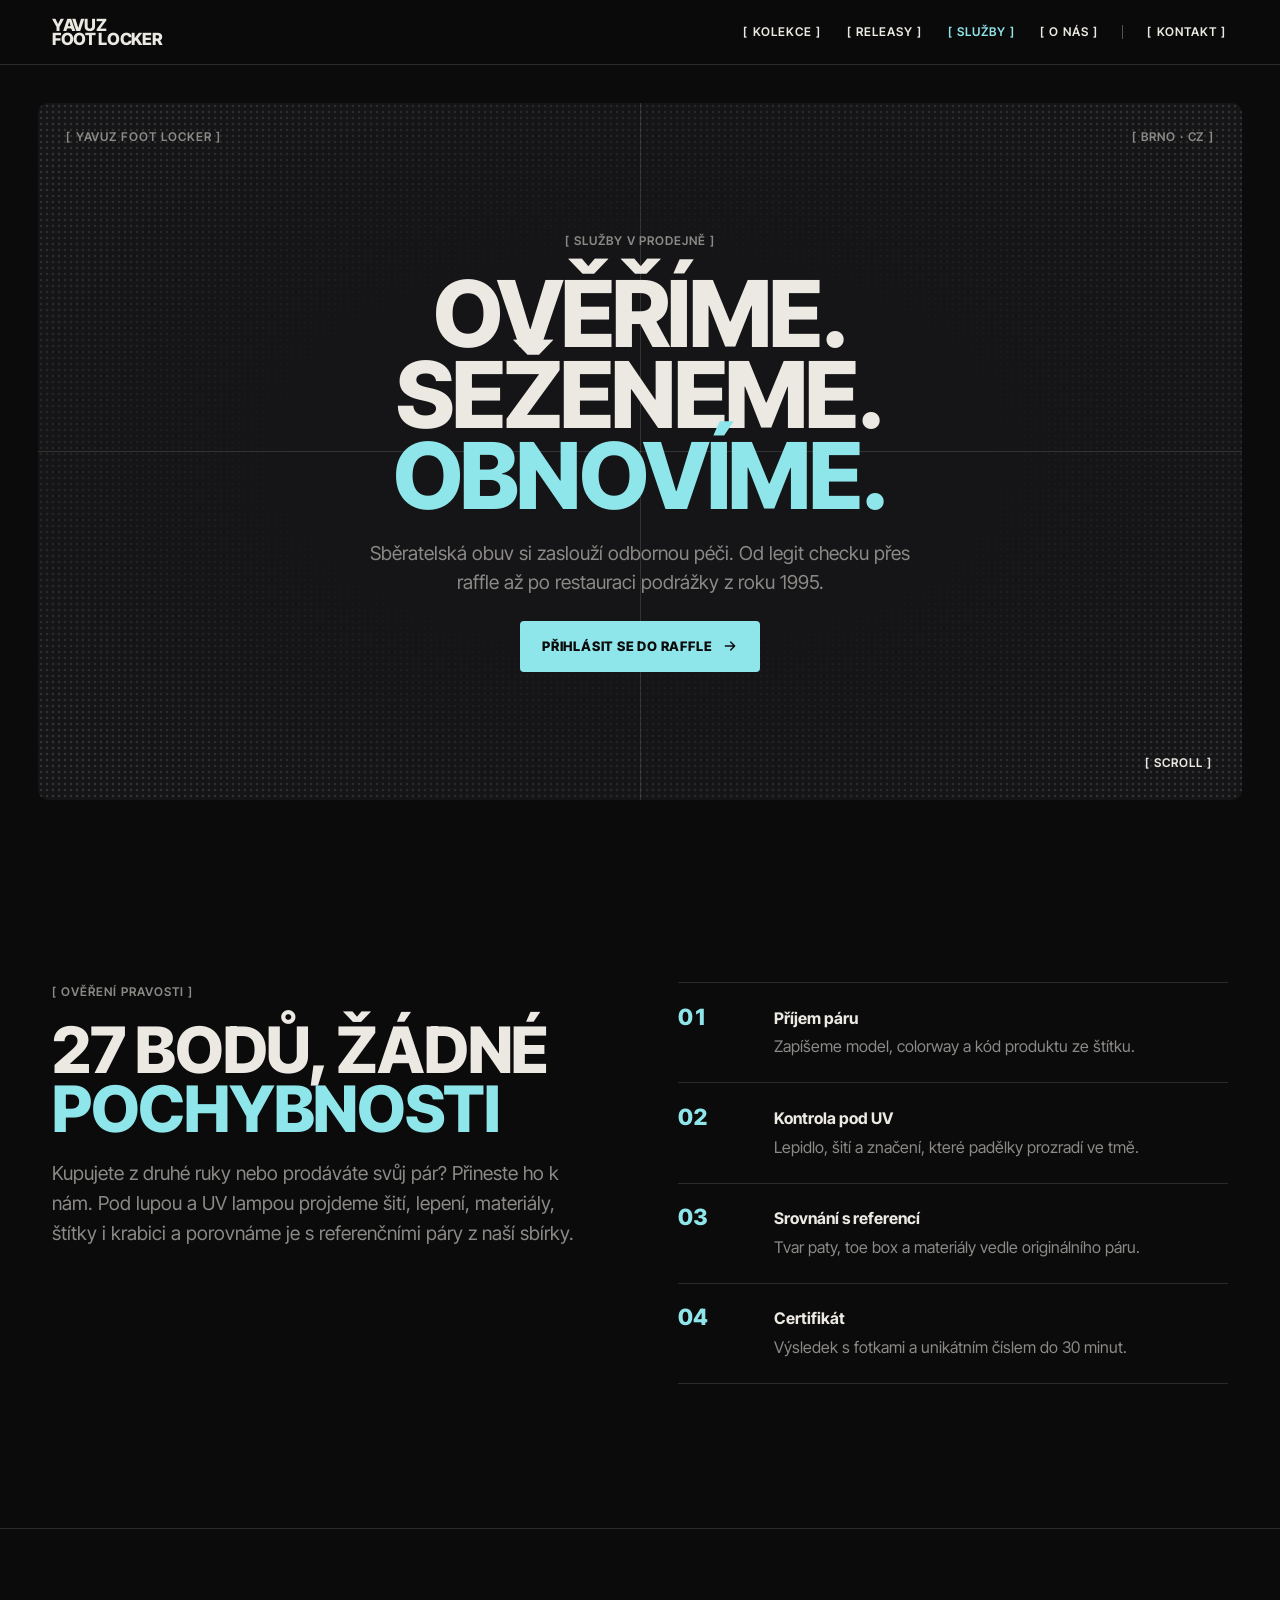
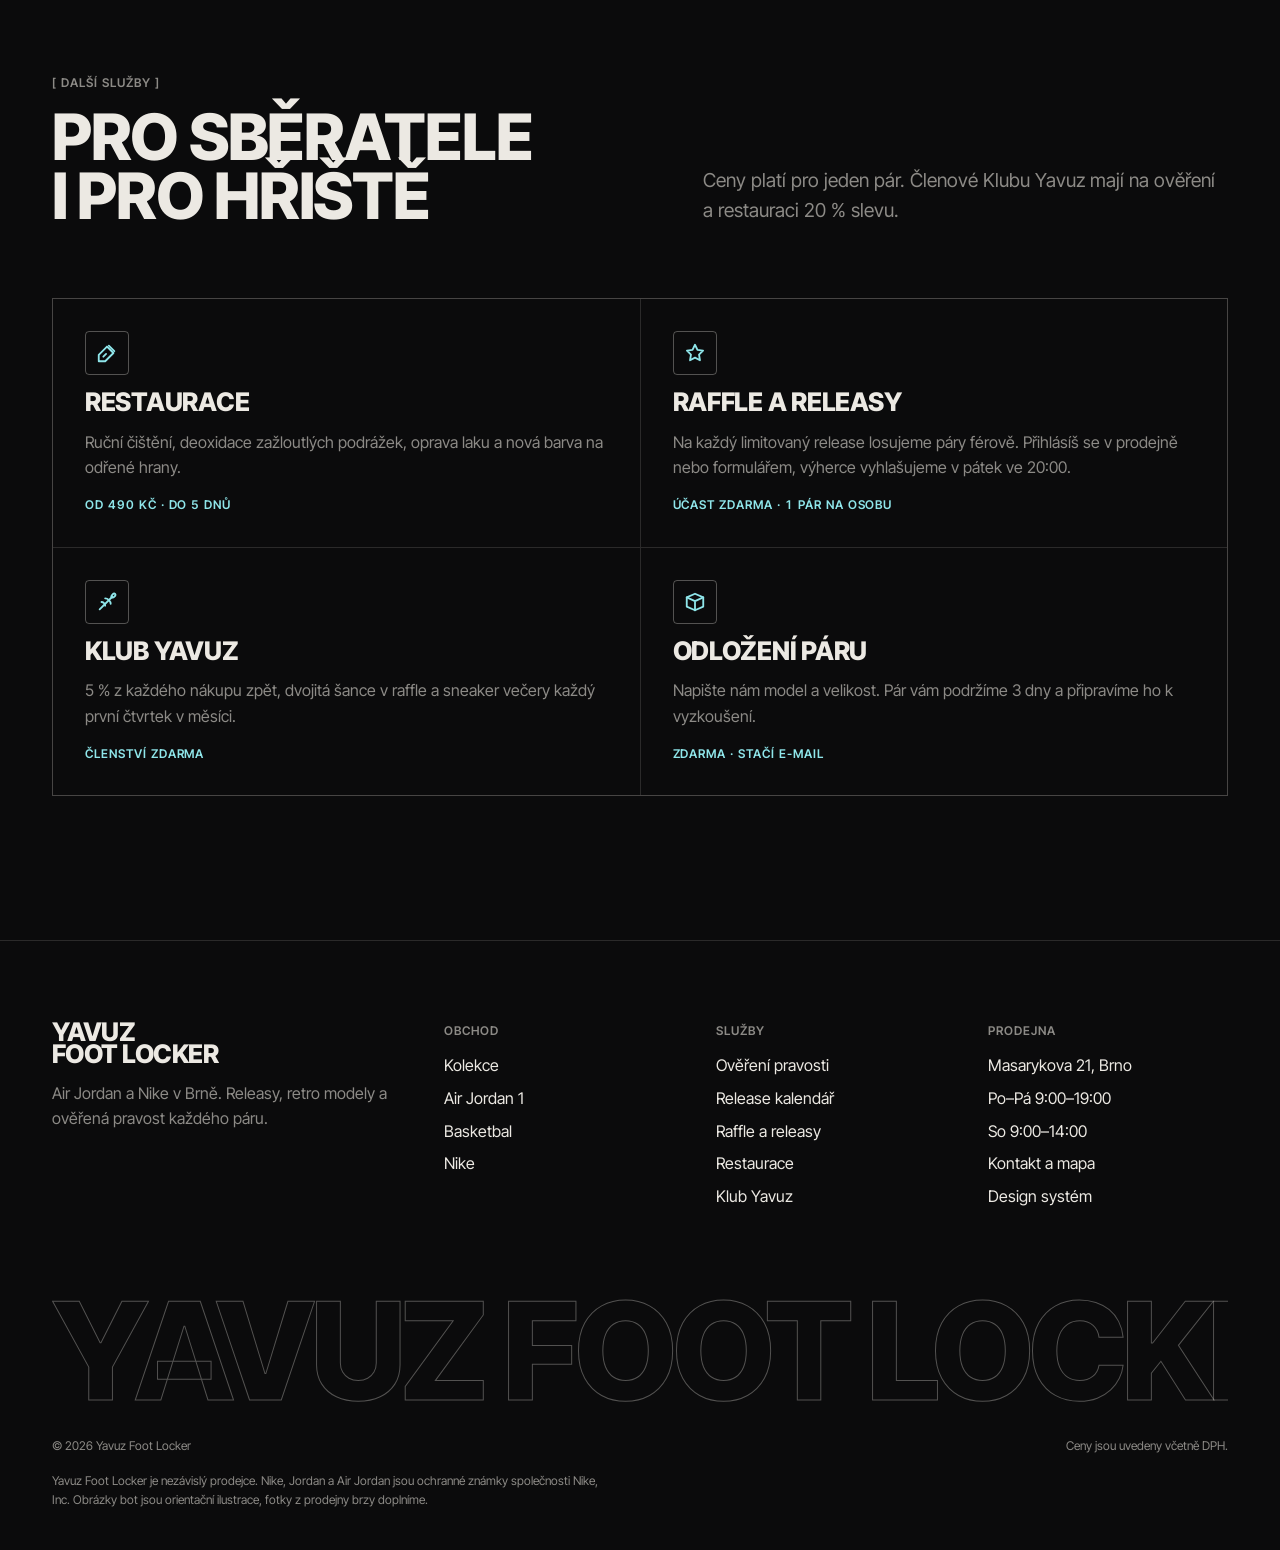
<file: yavuz-foot-locker-vercel/sluzby.html>
<!doctype html>
<html lang="cs">
<head>
<meta charset="utf-8">
<meta name="viewport" content="width=device-width, initial-scale=1, viewport-fit=cover">
<title>Služby · Yavuz Foot Locker</title>
<meta name="claude:viewport-fit-sides" content="cover">
<meta name="description" content="Yavuz Foot Locker – značková sportovní obuv v Brně.">
<link rel="preconnect" href="https://fonts.googleapis.com"><link rel="preconnect" href="https://fonts.gstatic.com" crossorigin><link rel="stylesheet" href="https://fonts.googleapis.com/css2?family=Inter+Tight:wght@400;600;800&family=Instrument+Serif:ital@0;1&display=swap">
<style>/* Yavuz Foot Locker — design system "Cinema Corner".
   Layout: a dark page; heroes sit inside a framed screen (frame + halftone + crosshair), micro navigation in
   [ brackets ] pinned to corners, content on a centred 1240px track with one section rhythm. Single dark theme by design. */
:root{
  color-scheme:dark;
  /* colour */
  --ink:#0B0B0C;       /* page */
  --carbon:#151517;    /* frame, surfaces */
  --graphite:#1F1F22;  /* cards, fields */
  --bone:#ECE9E3;      /* text */
  --ash:#8C8A86;       /* muted text */
  --line:rgba(236,233,227,.14);
  --line-strong:rgba(236,233,227,.32);
  --cyan:#8FE6EA;      /* the one accent */
  --on-cyan:#0B0B0C;
  --shadow:rgba(0,0,0,.6);
  /* aliases kept for older markup (map, inline styles) */
  --paper:var(--graphite); --mute:var(--ash); --accent:var(--cyan); --accent-ink:var(--cyan); --stone:var(--ink);
  /* type */
  --sans:"Inter Tight","Inter","Helvetica Neue",Arial,sans-serif;
  --serif:"Instrument Serif","Times New Roman",Georgia,serif;
  --fs-display:clamp(2.6rem,7.2vw,6.2rem);
  --fs-h2:clamp(2.2rem,5vw,4rem);
  --fs-h3:clamp(1.3rem,2.2vw,1.6rem);
  --fs-lead:clamp(1.05rem,1.5vw,1.2rem);
  --fs-micro:.75rem;
  /* space & shape */
  --section:clamp(5rem,12vw,9rem);
  --frame:clamp(12px,3vw,40px);
  --track:1240px;
  --r:4px; --r-frame:10px;
  --halftone:radial-gradient(rgba(236,233,227,.2) 1px,transparent 1.7px) 0 0/6px 6px;
}

*,*::before,*::after{box-sizing:border-box}
html{scroll-behavior:smooth;-webkit-text-size-adjust:100%}
@media (prefers-reduced-motion:reduce){html{scroll-behavior:auto}*,*::before,*::after{animation:none!important;transition:none!important}}
body{background:var(--ink);color:var(--bone);font-family:var(--sans);font-size:1rem;line-height:1.6;margin:0;overflow-x:hidden;-webkit-font-smoothing:antialiased}
body::before{content:"";position:fixed;inset:0 0 auto;height:env(safe-area-inset-top,0px);z-index:60;background:var(--ink)}
a{color:inherit}
img,svg{max-width:100%}
::selection{background:var(--cyan);color:var(--on-cyan)}
:focus-visible{outline:2px solid var(--cyan);outline-offset:3px;border-radius:2px}
.wrap{max-width:var(--track);margin-inline:auto;padding-left:max(16px,env(safe-area-inset-left,0px));padding-right:max(16px,env(safe-area-inset-right,0px))}
@media (min-width:700px){.wrap{padding-left:max(32px,env(safe-area-inset-left,0px));padding-right:max(32px,env(safe-area-inset-right,0px))}}
.section{padding-block:var(--section)}
.section + .section{border-top:1px solid var(--line)}
.skip{position:absolute;left:-999px;top:0}
.skip:focus{left:16px;top:16px;z-index:100;background:var(--cyan);color:var(--on-cyan);padding:.6rem 1rem}

/* ---------- type ---------- */
h1,h2,h3{font-family:var(--sans);font-weight:800;text-transform:uppercase;letter-spacing:-.02em;line-height:.92;margin:0;text-wrap:balance}
h2{font-size:var(--fs-h2)}
h3{font-size:var(--fs-h3);line-height:1.02;letter-spacing:-.01em}
p{margin:0;max-width:62ch}
.serif,h1 em,h2 em{font-family:var(--serif);font-style:italic;font-weight:400;text-transform:uppercase;letter-spacing:-.01em}
.accent,.hl{color:var(--cyan)}
.eyebrow,.micro{font-size:var(--fs-micro);font-weight:600;letter-spacing:.08em;text-transform:uppercase;color:var(--ash);display:inline-flex;gap:.35em}
.eyebrow::before,.micro::before{content:"["}
.eyebrow::after,.micro::after{content:"]"}
.lead{font-size:var(--fs-lead);line-height:1.55;color:var(--ash)}
.num{font-variant-numeric:tabular-nums}

/* ---------- bracket links (navigation & tertiary actions) ---------- */
.bracket{display:inline-flex;gap:.35em;font-size:var(--fs-micro);font-weight:600;letter-spacing:.08em;text-transform:uppercase;text-decoration:none;color:var(--bone);padding:.35rem .1rem;transition:color .2s}
.bracket::before{content:"["}
.bracket::after{content:"]"}
.bracket::before,.bracket::after{display:inline-block;transition:transform .25s cubic-bezier(.2,.7,.2,1)}
.bracket:hover{color:var(--cyan)}
.bracket:hover::before{transform:translateX(-3px)}
.bracket:hover::after{transform:translateX(3px)}
.bracket[aria-current="page"]{color:var(--cyan)}

/* ---------- header ---------- */
.site-head{position:sticky;top:env(safe-area-inset-top,0px);z-index:50;background:color-mix(in srgb,var(--ink) 86%,transparent);-webkit-backdrop-filter:blur(10px);backdrop-filter:blur(10px);border-bottom:1px solid var(--line)}
.head-row{display:flex;align-items:center;justify-content:space-between;gap:1rem;min-height:64px}
.brand{display:block;text-decoration:none;font-weight:800;text-transform:uppercase;letter-spacing:-.02em;line-height:.86;font-size:1.05rem}
.brand span{display:block}
.nav{display:none;gap:1.4rem;list-style:none;margin:0;padding:0;align-items:center}
.nav .sep{width:1px;height:14px;background:var(--line-strong)}
.menu{position:relative}
.menu summary{list-style:none;cursor:pointer}
.menu summary::-webkit-details-marker{display:none}
.menu[open] .menu-panel{display:grid}
.menu-panel{display:none;position:absolute;right:0;top:calc(100% + .75rem);min-width:220px;gap:.25rem;padding:.75rem 1rem;background:var(--carbon);border:1px solid var(--line);border-radius:var(--r)}
@media (min-width:860px){.nav{display:flex}.menu{display:none}}

/* ---------- buttons ---------- */
.btn{display:inline-flex;align-items:center;gap:.6rem;font-family:var(--sans);font-weight:800;font-size:.82rem;letter-spacing:.06em;text-transform:uppercase;text-decoration:none;padding:.95rem 1.35rem;border-radius:var(--r);border:0;cursor:pointer;background:var(--cyan);color:var(--on-cyan);transition:transform .25s cubic-bezier(.2,.7,.2,1)}
.btn svg{width:16px;height:16px;transition:transform .25s cubic-bezier(.2,.7,.2,1)}
.btn:hover{transform:translateY(-2px)}
.btn:hover svg{transform:translateX(3px)}
.btn--ghost{background:transparent;color:var(--bone);box-shadow:inset 0 0 0 1px var(--line-strong)}
.more{display:inline-flex;align-items:center;gap:.5rem;font-size:var(--fs-micro);font-weight:600;letter-spacing:.08em;text-transform:uppercase;text-decoration:none;color:var(--bone)}
.more::before{content:"["}
.more::after{content:"]"}
.more svg{width:14px;height:14px;color:var(--cyan);transition:transform .25s}
.more:hover{color:var(--cyan)}
.more:hover svg{transform:translateX(4px)}

/* ---------- framed screen hero ---------- */
.frame-hero{padding:var(--frame)}
.frame{position:relative;isolation:isolate;overflow:hidden;border-radius:var(--r-frame);background:var(--carbon);min-height:min(82svh,760px);display:grid;place-items:center;padding:clamp(4.5rem,10vw,7rem) clamp(16px,4vw,48px)}
.frame-hero--page .frame{min-height:0;padding-block:clamp(4.5rem,11vw,8rem)}
.frame::before{content:"";position:absolute;inset:0;z-index:-1;background:var(--halftone);-webkit-mask-image:radial-gradient(ellipse 70% 65% at 50% 50%,transparent 40%,#000 95%);mask-image:radial-gradient(ellipse 70% 65% at 50% 50%,transparent 40%,#000 95%);opacity:.7}
.frame::after{content:"";position:absolute;inset:0;z-index:-1;pointer-events:none;
  background:linear-gradient(var(--line),var(--line)) 50% 0/1px 100% no-repeat,linear-gradient(var(--line),var(--line)) 0 50%/100% 1px no-repeat}
.frame-media{position:absolute;inset:0;z-index:-2}
.frame-media img{position:absolute;width:clamp(180px,30vw,440px);height:auto;filter:saturate(.85) brightness(.78);will-change:transform;animation:float 9s ease-in-out infinite alternate}
.frame-media::after{content:"";position:absolute;inset:0;background:radial-gradient(ellipse 60% 55% at 50% 50%,rgba(11,11,12,.86),rgba(11,11,12,.35) 70%,rgba(11,11,12,.75))}
.frame-media img:nth-child(1){left:-3%;top:6%;transform:rotate(-9deg)}
.frame-media img:nth-child(2){right:-4%;top:4%;transform:rotate(8deg) scaleX(-1);animation-delay:-3s}
.frame-media img:nth-child(3){left:4%;bottom:-2%;transform:rotate(6deg);animation-delay:-5s}
.frame-media img:nth-child(4){right:2%;bottom:-4%;transform:rotate(-7deg) scaleX(-1);animation-delay:-7s}
@keyframes float{to{translate:0 -12px}}
.frame-copy{display:grid;gap:1.4rem;justify-items:center;text-align:center;max-width:980px}
.display{font-size:var(--fs-display);line-height:.88;letter-spacing:-.03em}
.display span{display:block}
.display .serif{font-weight:400;letter-spacing:-.01em;line-height:1}
.frame-copy .lead{max-width:52ch}
.hero-actions{display:flex;flex-wrap:wrap;gap:.75rem;justify-content:center}
.corner{position:absolute;z-index:2}
.corner.tl{left:clamp(14px,2.4vw,28px);top:clamp(14px,2.4vw,24px)}
.corner.tr{right:clamp(14px,2.4vw,28px);top:clamp(14px,2.4vw,24px)}
.corner.bl{left:clamp(14px,2.4vw,28px);bottom:clamp(12px,2.2vw,22px)}
.corner.br{right:clamp(14px,2.4vw,28px);bottom:clamp(12px,2.2vw,22px)}

/* ---------- release strip ---------- */
.release{display:grid;gap:1.5rem;align-items:center;border:1px solid var(--line);border-radius:var(--r);padding:clamp(1.25rem,3vw,2rem);background:var(--carbon)}
.release img{width:100%;height:auto;filter:drop-shadow(0 20px 18px var(--shadow))}
.release .specs{display:flex;flex-wrap:wrap;gap:1.5rem;margin:0;padding:0;list-style:none}
.release .specs b{display:block;font-weight:800;font-size:1.6rem;line-height:1;font-variant-numeric:tabular-nums}
.release .specs span{font-size:var(--fs-micro);letter-spacing:.08em;text-transform:uppercase;color:var(--ash)}
.release-copy{display:grid;gap:1rem;justify-items:start}
@media (min-width:860px){.release{grid-template-columns:1fr 1.1fr}}

/* ---------- section head ---------- */
.sec-head{display:grid;gap:1.25rem;margin-bottom:clamp(2.5rem,6vw,4.5rem)}
.sec-head > div:first-child{display:grid;gap:1rem;justify-items:start}
@media (min-width:860px){.sec-head{grid-template-columns:1.2fr 1fr;align-items:end}.sec-head .side{display:grid;gap:1.25rem;justify-items:start}}

/* ---------- product cards ---------- */
.grid{display:grid;gap:1px;background:var(--line);border:1px solid var(--line)}
@media (min-width:640px){.grid{grid-template-columns:repeat(2,1fr)}}
@media (min-width:1000px){.grid{grid-template-columns:repeat(3,1fr)}}
.card{position:relative;display:flex;flex-direction:column;background:var(--ink);transition:background-color .3s}
.card:hover{background:var(--carbon)}
.card-media{display:block}
.card figure{margin:0;aspect-ratio:4/3;max-width:100%;overflow:hidden;display:grid;place-items:center;position:relative;
  background:radial-gradient(60% 55% at 50% 60%,color-mix(in srgb,var(--tint) 26%,transparent),transparent 75%),var(--carbon)}
.card figure::before{content:"";position:absolute;inset:0;background:var(--halftone);opacity:.35;-webkit-mask-image:radial-gradient(ellipse at center,transparent 35%,#000 90%);mask-image:radial-gradient(ellipse at center,transparent 35%,#000 90%)}
.card figure img{position:relative;display:block;width:90%;height:auto;filter:drop-shadow(0 18px 16px var(--shadow));transition:transform .5s cubic-bezier(.2,.7,.2,1)}
.card:hover figure img{transform:translateY(-6px) scale(1.03)}
.card-body{display:flex;flex-direction:column;gap:.85rem;padding:clamp(1.25rem,2.5vw,1.6rem);flex:1}
.meta{display:flex;flex-wrap:wrap;gap:.3rem 1rem;font-size:var(--fs-micro);letter-spacing:.08em;text-transform:uppercase;color:var(--ash);font-variant-numeric:tabular-nums}
.meta span:first-child{color:var(--cyan);font-weight:600}
.card-link{text-decoration:none}
.card-link:hover{color:var(--cyan)}
.card p{color:var(--ash)}
.card-foot{display:flex;align-items:center;justify-content:space-between;gap:1rem;margin-top:auto;padding-top:1rem;border-top:1px solid var(--line)}
.price{font-weight:800;font-size:1.5rem;line-height:1;letter-spacing:-.01em;font-variant-numeric:tabular-nums}
.sizes{font-size:var(--fs-micro);letter-spacing:.06em;color:var(--ash);margin-top:.3rem}

/* ---------- split, stats, features ---------- */
.split{display:grid;gap:clamp(2.5rem,6vw,5rem)}
@media (min-width:900px){.split{grid-template-columns:1fr 1fr;align-items:start}}
.stats{display:grid;grid-template-columns:repeat(2,1fr);gap:1px;background:var(--line);border:1px solid var(--line)}
.stat{background:var(--ink);padding:1.5rem;display:grid;gap:.5rem;align-content:start}
.stat b{font-weight:800;font-size:clamp(2.4rem,5.5vw,3.4rem);line-height:.9;letter-spacing:-.03em;font-variant-numeric:tabular-nums}
.stat span{color:var(--ash);font-size:.9rem;line-height:1.4}
.features{display:grid;gap:1px;background:var(--line);border:1px solid var(--line)}
@media (min-width:760px){.features{grid-template-columns:repeat(3,1fr)}.features.two{grid-template-columns:repeat(2,1fr)}}
.feature{display:grid;gap:.9rem;align-content:start;padding:clamp(1.5rem,3vw,2rem);background:var(--ink);color:inherit;transition:background-color .3s}
.feature:hover{background:var(--carbon)}
.feature .ico{width:44px;height:44px;border:1px solid var(--line-strong);border-radius:var(--r);display:grid;place-items:center;color:var(--cyan);transition:transform .3s}
.feature:hover .ico{transform:translateY(-3px)}
.feature .ico svg{width:22px;height:22px}
.feature p{color:var(--ash)}
.feature .tag{font-size:var(--fs-micro);font-weight:600;letter-spacing:.08em;text-transform:uppercase;color:var(--cyan);font-variant-numeric:tabular-nums}

/* ---------- contact band ---------- */
.band{background:var(--carbon);position:relative;isolation:isolate}
.band::before{content:"";position:absolute;inset:0;z-index:-1;background:var(--halftone);opacity:.4;-webkit-mask-image:linear-gradient(90deg,transparent 35%,#000);mask-image:linear-gradient(90deg,transparent 35%,#000)}
.band-grid{display:grid;gap:2.5rem}
.band-grid > div{display:grid;gap:1.5rem;justify-items:start}
@media (min-width:900px){.band-grid{grid-template-columns:1.4fr 1fr;align-items:end}}
.facts{display:grid;gap:1rem;margin:0;padding:0;list-style:none}
.facts li{display:flex;gap:.9rem;align-items:flex-start;padding-bottom:1rem;border-bottom:1px solid var(--line)}
.facts svg{width:20px;height:20px;flex:none;color:var(--cyan);margin-top:.2rem}

/* ---------- quote, timeline, chips, table ---------- */
.quote{font-family:var(--serif);font-style:italic;font-size:clamp(2rem,5vw,3.6rem);line-height:1.02;margin:0;text-wrap:balance}
.quote-by{margin-top:1.5rem;color:var(--ash);font-size:var(--fs-micro);letter-spacing:.08em;text-transform:uppercase}
.timeline{display:grid;margin:0;padding:0;list-style:none;border-top:1px solid var(--line)}
.timeline li{display:grid;grid-template-columns:5rem 1fr;gap:1rem;padding-block:1.4rem;border-bottom:1px solid var(--line)}
.timeline b{font-weight:800;font-size:1.4rem;line-height:1;color:var(--cyan);font-variant-numeric:tabular-nums}
.timeline p{color:var(--ash)}
.timeline strong{display:block;color:var(--bone);margin-bottom:.2rem}
.chips{display:flex;flex-wrap:wrap;gap:.25rem 1.4rem;margin-bottom:2rem}
.chips a{display:inline-flex;gap:.35em;font-size:var(--fs-micro);font-weight:600;letter-spacing:.08em;text-transform:uppercase;text-decoration:none;color:var(--ash);padding:.35rem 0;transition:color .2s}
.chips a::before{content:"["}
.chips a::after{content:"]"}
.chips a:hover,.chips a.on{color:var(--cyan)}
.table-wrap{overflow-x:auto;border:1px solid var(--line)}
table{border-collapse:collapse;width:100%;min-width:520px;font-variant-numeric:tabular-nums}
th,td{text-align:left;padding:.9rem 1.1rem;border-bottom:1px solid var(--line)}
th{font-size:var(--fs-micro);letter-spacing:.08em;text-transform:uppercase;color:var(--ash);font-weight:600}
tr:last-child td{border-bottom:0}

/* ---------- form ---------- */
.form{display:grid;gap:1rem;padding:clamp(1.5rem,3vw,2.25rem);background:var(--carbon);border:1px solid var(--line);border-radius:var(--r)}
.form .row{display:grid;gap:1rem}
@media (min-width:600px){.form .row{grid-template-columns:1fr 1fr}}
.field{display:grid;gap:.4rem;min-width:0}
.field label{font-size:var(--fs-micro);font-weight:600;letter-spacing:.08em;text-transform:uppercase;color:var(--ash)}
.field input,.field select,.field textarea{font:inherit;color:var(--bone);background:var(--ink);border:1px solid var(--line-strong);border-radius:var(--r);padding:.8rem .9rem;width:100%;transition:border-color .2s}
.field input:focus,.field select:focus,.field textarea:focus{border-color:var(--cyan);outline:none}
.field textarea{min-height:120px;resize:vertical}
.form-note{font-size:var(--fs-micro);color:var(--ash)}
.sent{display:none;padding:1rem 1.1rem;border-radius:var(--r);background:var(--cyan);color:var(--on-cyan);font-weight:600}
.sent.show{display:block}
.map{display:block;width:100%;height:auto;border:1px solid var(--line);border-radius:var(--r);background:var(--graphite)}

/* ---------- footer ---------- */
.site-foot{padding-block:clamp(3.5rem,7vw,5rem) 2.5rem;border-top:1px solid var(--line)}
.foot-grid{display:grid;gap:2rem}
@media (min-width:760px){.foot-grid{grid-template-columns:1.5fr 1fr 1fr 1fr}}
.foot-grid h4{font-size:var(--fs-micro);letter-spacing:.08em;text-transform:uppercase;color:var(--ash);margin:0 0 .8rem;font-weight:600}
.foot-grid ul{list-style:none;margin:0;padding:0;display:grid;gap:.45rem}
.foot-grid a{text-decoration:none}
.foot-grid a:hover{color:var(--cyan)}
.wordmark{font-weight:800;text-transform:uppercase;letter-spacing:-.04em;font-size:min(10.6vw,9rem);line-height:.9;margin-top:clamp(3rem,7vw,5rem);color:transparent;-webkit-text-stroke:1px var(--line-strong);white-space:nowrap;overflow:hidden}
.legal{display:flex;flex-wrap:wrap;gap:.5rem 1.5rem;justify-content:space-between;margin-top:1.5rem;font-size:var(--fs-micro);color:var(--ash)}
.footnote{font-size:var(--fs-micro);color:var(--ash);max-width:80ch;margin-top:1rem}

/* ---------- design-system page ---------- */
.ds-grid{display:grid;gap:1px;background:var(--line);border:1px solid var(--line)}
@media (min-width:700px){.ds-grid{grid-template-columns:repeat(4,1fr)}}
.swatch{background:var(--ink);padding:1rem;display:grid;gap:.6rem}
.swatch i{display:block;height:84px;border-radius:var(--r);border:1px solid var(--line)}
.swatch b{font-weight:600}
.swatch code,.ds code{font-size:.8rem;color:var(--ash);font-family:ui-monospace,SFMono-Regular,Menlo,monospace}
.ds-row{display:grid;gap:1rem;padding-block:1.4rem;border-bottom:1px solid var(--line)}
@media (min-width:760px){.ds-row{grid-template-columns:220px 1fr;align-items:center}}
.ds-row > span:first-child{font-size:var(--fs-micro);letter-spacing:.08em;text-transform:uppercase;color:var(--ash)}
.ds-demo{display:flex;flex-wrap:wrap;gap:1.25rem;align-items:center}
.ds-space{display:flex;align-items:flex-end;gap:1rem;flex-wrap:wrap}
.ds-space i{display:block;background:var(--cyan);border-radius:2px}
.ds-halftone{height:160px;border:1px solid var(--line);border-radius:var(--r);background:var(--halftone);-webkit-mask-image:radial-gradient(ellipse at center,transparent 25%,#000 85%);mask-image:radial-gradient(ellipse at center,transparent 25%,#000 85%)}
.ds .frame{min-height:340px}

/* ---------- motion ---------- */
@supports (animation-timeline:view()){
  @media (prefers-reduced-motion:no-preference){
    .reveal{animation:rise linear both;animation-timeline:view();animation-range:entry 0% entry 55%}
    @keyframes rise{from{opacity:.35;transform:translateY(28px)}to{opacity:1;transform:none}}
  }
}
@media (prefers-reduced-motion:no-preference){
  .frame-copy{animation:enter 1s cubic-bezier(.2,.7,.2,1) both}
  @keyframes enter{from{opacity:0;transform:translateY(16px)}to{opacity:1;transform:none}}
}

/* ================= alive landing (homepage) =================
   Motion uses transform and opacity only. Scroll-linked effects are CSS scroll timelines
   behind @supports; without support the page is simply static. */
[id]{scroll-margin-top:84px}

/* scroll progress */
.scroll-progress{position:fixed;left:0;right:0;top:env(safe-area-inset-top,0px);height:2px;z-index:70;background:var(--cyan);transform:scaleX(0);transform-origin:0 50%;pointer-events:none;display:none}
@supports (animation-timeline:scroll()){
  .scroll-progress{display:block;animation:progress linear both;animation-timeline:scroll(root)}
  @keyframes progress{to{transform:scaleX(1)}}
}

/* split hero */
.frame--split{place-items:stretch;padding:clamp(4.5rem,8vw,6rem) clamp(16px,4vw,56px) clamp(5rem,8vw,6rem)}
.frame-glow{position:absolute;z-index:-1;width:70%;aspect-ratio:1;right:-15%;top:-20%;border-radius:50%;pointer-events:none;
  background:radial-gradient(circle,rgba(226,58,58,.22),rgba(242,154,74,.08) 45%,transparent 70%);animation:glow 16s ease-in-out infinite alternate}
@keyframes glow{to{transform:translate3d(-12%,14%,0) scale(1.15)}}
.hero-split{display:grid;gap:clamp(2.5rem,5vw,4rem);align-items:center;width:100%}
@media (min-width:960px){.hero-split{grid-template-columns:1.05fr 1fr}}
.hero-text{display:grid;gap:1.4rem;justify-items:start}
.hero-text .display{text-align:left}
.hero-text .hero-actions{justify-content:flex-start}
.scribbled{position:relative;display:inline-block}
.scribble{position:absolute;left:-2%;bottom:-.12em;width:104%;height:.26em;color:var(--cyan);overflow:visible;transform-origin:0 50%;animation:draw 1.1s .5s cubic-bezier(.65,0,.35,1) both}
@keyframes draw{from{transform:scaleX(0)}to{transform:scaleX(1)}}

.hero-shot{position:relative;margin:0;padding-bottom:clamp(2.5rem,5vw,3.5rem)}
.hero-shot-media{position:relative;overflow:hidden;border-radius:var(--r-frame);aspect-ratio:5/4;max-width:100%;
  background:radial-gradient(80% 70% at 60% 45%,#F29A4A 0%,#C8432F 38%,#5A1C1A 72%,#1A0F0E 100%)}
.hero-shot-media::after{content:"";position:absolute;inset:0;background:var(--halftone);opacity:.35;-webkit-mask-image:radial-gradient(ellipse at center,transparent 35%,#000 95%);mask-image:radial-gradient(ellipse at center,transparent 35%,#000 95%);pointer-events:none}
.hero-img{position:absolute;left:5%;top:14%;width:92%;height:auto;transform:rotate(-8deg);filter:drop-shadow(0 30px 24px rgba(0,0,0,.45))}
@supports (animation-timeline:scroll()){
  @media (prefers-reduced-motion:no-preference){
    .hero-img{animation:parallax linear both;animation-timeline:scroll(root);animation-range:0 700px}
    @keyframes parallax{from{transform:rotate(-8deg) translate3d(0,0,0)}to{transform:rotate(-6deg) translate3d(0,-60px,0)}}
  }
}
.book-card{position:absolute;left:clamp(-12px,-2vw,-28px);bottom:0;width:min(300px,82%);display:grid;gap:.9rem;padding:1.1rem 1.2rem 1.2rem;
  background:color-mix(in srgb,var(--carbon) 88%,transparent);-webkit-backdrop-filter:blur(12px);backdrop-filter:blur(12px);
  border:1px solid var(--line-strong);border-radius:var(--r-frame);box-shadow:0 24px 50px -20px rgba(0,0,0,.8);animation:bob 6s ease-in-out infinite}
.book-card .btn{justify-content:center}
@keyframes bob{50%{transform:translateY(-8px)}}
.hero-index{display:none;gap:1.1rem}
@media (min-width:860px){.hero-index{display:flex}}

/* live primary button: pulse ring, periodic shine, sparkle on hover */
.btn--live{position:relative;isolation:isolate}
.btn--live::after{content:"";position:absolute;inset:0;z-index:-1;border-radius:inherit;box-shadow:0 0 0 2px var(--cyan);opacity:0;animation:pulse 2.6s ease-out infinite}
@keyframes pulse{0%{transform:scale(1);opacity:.55}70%,100%{transform:scale(1.18,1.4);opacity:0}}
.btn-shine{position:absolute;inset:0;border-radius:inherit;overflow:hidden;pointer-events:none}
.btn-shine::before{content:"";position:absolute;top:0;bottom:0;width:40%;left:0;background:linear-gradient(100deg,transparent,rgba(255,255,255,.65),transparent);transform:translateX(-120%) skewX(-12deg);animation:shine 4.5s ease-in-out infinite}
@keyframes shine{0%,62%{transform:translateX(-120%) skewX(-12deg)}86%,100%{transform:translateX(320%) skewX(-12deg)}}
.btn-label{position:relative}
.spark{position:absolute;right:-7px;top:-9px;width:16px;height:16px;color:var(--cyan);opacity:0;transform:scale(.3) rotate(-30deg);transition:opacity .25s,transform .35s cubic-bezier(.2,.7,.2,1.4);pointer-events:none}
.spark svg{width:100%;height:100%}
.btn--live:hover .spark{opacity:1;transform:scale(1) rotate(15deg)}

/* checklists with draw-on checks (a wipe, transform only) */
.checks{list-style:none;margin:0;padding:0;display:grid;gap:.7rem}
.checks li{display:flex;gap:.7rem;align-items:flex-start;color:var(--bone);line-height:1.45}
.checks li strong{font-weight:600}
.check{flex:none;width:20px;height:20px;margin-top:.1rem;border-radius:50%;background:color-mix(in srgb,var(--cyan) 16%,transparent);color:var(--cyan);display:grid;place-items:center;overflow:hidden}
.check svg{width:13px;height:13px}
@supports (animation-timeline:view()){
  @media (prefers-reduced-motion:no-preference){
    .check svg{animation:wipe linear both;animation-timeline:view();animation-range:entry 30% entry 90%}
    @keyframes wipe{from{transform:translateX(-120%)}to{transform:none}}
  }
}
.book-card .check svg{animation:wipe2 .6s .9s cubic-bezier(.65,0,.35,1) both}
.book-card li:nth-child(2) .check svg{animation-delay:1.05s}
.book-card li:nth-child(3) .check svg{animation-delay:1.2s}
@keyframes wipe2{from{transform:translateX(-120%)}to{transform:none}}

/* how it works */
.steps{list-style:none;margin:0;padding:0;display:grid;gap:1px;background:var(--line);border:1px solid var(--line)}
@media (min-width:760px){.steps{grid-template-columns:repeat(2,1fr)}}
@media (min-width:1100px){.steps{grid-template-columns:repeat(4,1fr)}}
.step{background:var(--ink);padding:clamp(1.5rem,3vw,2rem);display:grid;gap:.8rem;align-content:start;position:relative;transition:background-color .3s}
.step:hover{background:var(--carbon)}
.step-ico{width:48px;height:48px;border-radius:50%;display:grid;place-items:center;color:var(--on-cyan);background:var(--cyan);animation:bobicon 3.2s ease-in-out infinite;animation-delay:calc(var(--i) * -.8s)}
.step-ico svg{width:22px;height:22px}
@keyframes bobicon{50%{transform:translateY(-6px)}}
.step-no{position:absolute;right:1.4rem;top:1.4rem;font-weight:800;font-size:2.2rem;line-height:1;color:transparent;-webkit-text-stroke:1px var(--line-strong)}
.step p{color:var(--ash)}

/* service tiers */
.tiers .tier{gap:1rem}
.tier-price{font-weight:800;font-size:1.6rem;line-height:1;letter-spacing:-.02em;font-variant-numeric:tabular-nums}
.tier .checks li{color:var(--ash);font-size:.95rem}
.tier--featured{position:relative;background:var(--carbon);box-shadow:inset 0 0 0 1px color-mix(in srgb,var(--cyan) 55%,transparent);z-index:1}
.tier-flag{position:absolute;right:1.2rem;top:1.2rem;color:var(--cyan)}
@media (prefers-reduced-motion:no-preference){
  .tier--featured{animation:breathe 5s ease-in-out infinite}
  @keyframes breathe{50%{transform:scale(1.015)}}
  .tier--featured:hover{animation-play-state:paused}
}
.tier:hover{transform:translateY(-4px)}

/* guarantee */
.guarantee{background:radial-gradient(60% 80% at 90% 50%,color-mix(in srgb,var(--cyan) 7%,transparent),transparent 70%)}
.guarantee-card{border:1px solid var(--line-strong);border-radius:var(--r-frame);padding:clamp(1.5rem,3vw,2.25rem);background:var(--carbon)}
.guarantee-card .checks{gap:1.25rem}
.guarantee-card .checks li{color:var(--ash)}
.guarantee-card .checks strong{display:block;color:var(--bone)}

/* faq (native details: works without JS) */
.faq{border-top:1px solid var(--line)}
.faq-item{border-bottom:1px solid var(--line)}
.faq-item summary{list-style:none;cursor:pointer;display:flex;justify-content:space-between;align-items:center;gap:1rem;padding:1.25rem 0;font-weight:600;font-size:1.08rem}
.faq-item summary::-webkit-details-marker{display:none}
.faq-item summary:hover{color:var(--cyan)}
.faq-plus{position:relative;flex:none;width:16px;height:16px}
.faq-plus::before,.faq-plus::after{content:"";position:absolute;left:0;right:0;top:50%;height:1.5px;background:currentColor;transition:transform .3s}
.faq-plus::after{transform:rotate(90deg)}
.faq-item[open] .faq-plus::after{transform:rotate(0)}
.faq-item p{color:var(--ash);padding:0 0 1.4rem}
@media (prefers-reduced-motion:no-preference){.faq-item[open] p{animation:enter .45s ease both}}

/* sticky cta bar */
.cta-bar{position:fixed;left:0;right:0;bottom:0;z-index:55;padding-bottom:env(safe-area-inset-bottom,0px);
  background:color-mix(in srgb,var(--ink) 90%,transparent);-webkit-backdrop-filter:blur(10px);backdrop-filter:blur(10px);border-top:1px solid var(--line)}
.cta-row{display:flex;align-items:center;justify-content:space-between;gap:1rem;min-height:68px;padding-block:.6rem}
.cta-row p{font-size:.92rem}
.cta-row p span{color:var(--ash)}
@media (max-width:560px){.cta-row p span{display:none}.cta-row .btn{padding:.85rem 1rem}}
body:has(.cta-bar){padding-bottom:calc(76px + env(safe-area-inset-bottom,0px))}

/* hover lifts on cards (shared) */
.card{transition:background-color .3s,transform .35s cubic-bezier(.2,.7,.2,1)}
.card:hover{transform:translateY(-4px)}
.feature{transition:background-color .3s,transform .35s cubic-bezier(.2,.7,.2,1)}
.feature:hover{transform:translateY(-4px)}

@media (prefers-reduced-motion:reduce){
  .frame-glow,.book-card,.step-ico,.btn--live::after,.btn-shine::before,.scribble{animation:none!important}
  .btn-shine{display:none}
}
/* fixes for the split hero */
.display .scribbled{display:inline-block}
.frame--split .display{font-size:clamp(2.5rem,5.4vw,5rem)}
.btn{white-space:nowrap}
@media (max-width:700px){
  .frame--split .corner.tr{display:none}
  .book-card{left:12px}
  .cta-row p{font-size:.85rem}
}
/* grids with a leftover cell: hairlines on the cards instead of a filled background */
.grid{background:transparent;gap:0;border:0}
.grid > .card{outline:1px solid var(--line);outline-offset:-.5px}
.sale{display:inline-block;vertical-align:middle;margin-left:.4rem;padding:.2rem .45rem;border-radius:3px;background:var(--cyan);color:var(--on-cyan);font-size:.72rem;font-weight:800;letter-spacing:.04em}

/* hero photo (own AI image): cover the media box; the warm gradient behind stays as fallback */
.hero-shot-media--photo{aspect-ratio:3/2}
.hero-photo{position:absolute;left:0;top:-6%;width:100%;height:112%;object-fit:cover;display:block}
.hero-shot-media--photo::before{content:"";position:absolute;inset:0;z-index:1;pointer-events:none;background:linear-gradient(180deg,transparent 55%,rgba(11,11,12,.55))}
@supports (animation-timeline:scroll()){
  @media (prefers-reduced-motion:no-preference){
    .hero-photo{animation:parallax-photo linear both;animation-timeline:scroll(root);animation-range:0 700px}
    @keyframes parallax-photo{from{transform:translate3d(0,0,0)}to{transform:translate3d(0,-36px,0)}}
  }
}
.book-card{z-index:2}
</style>
</head>
<body>
<a class="skip" href="#obsah">Přeskočit na obsah</a>
<header class="site-head"><div class="wrap head-row">
<a class="brand" href="./" aria-label="Yavuz Foot Locker, úvod"><span>Yavuz</span><span>Foot Locker</span></a>
<nav aria-label="Hlavní navigace"><ul class="nav"><li><a class="bracket" href="kolekce.html">Kolekce</a></li><li><a class="bracket" href="releasy.html">Releasy</a></li><li><a class="bracket" href="sluzby.html" aria-current="page">Služby</a></li><li><a class="bracket" href="o-nas.html">O nás</a></li><li class="sep" aria-hidden="true"></li><li><a class="bracket" href="kontakt.html">Kontakt</a></li></ul>
<details class="menu"><summary class="bracket">Menu</summary><div class="menu-panel"><a class="bracket" href="./">Úvod</a><a class="bracket" href="kolekce.html">Kolekce</a><a class="bracket" href="releasy.html">Releasy</a><a class="bracket" href="sluzby.html" aria-current="page">Služby</a><a class="bracket" href="o-nas.html">O nás</a><a class="bracket" href="kontakt.html">Kontakt</a></div></details></nav>
</div></header>
<main id="obsah"><section class="frame-hero frame-hero--page"><div class="frame">
<span class="corner tl micro">Yavuz Foot Locker</span><span class="corner tr micro">Brno · CZ</span>
<div class="frame-copy"><p class="eyebrow">Služby v prodejně</p><h1 class="display"><span>Ověříme.</span><span>Seženeme.</span><span><span class="accent">Obnovíme.</span></span></h1><p class="lead">Sběratelská obuv si zaslouží odbornou péči. Od legit checku přes raffle až po restauraci podrážky z roku 1995.</p><div class="hero-actions"><a class="btn" href="kontakt.html#objednavka">Přihlásit se do raffle <svg viewBox="0 0 24 24" fill="none" stroke="currentColor" stroke-width="2" stroke-linecap="round" stroke-linejoin="round" aria-hidden="true"><path d="M5 12h14M13 6l6 6-6 6"/></svg></a></div></div>
<a class="corner br bracket" href="#obsah-dal">Scroll</a></div></section><span id="obsah-dal"></span>
<section class="section" id="legit"><div class="wrap split">
<div class="reveal" style="display:grid;gap:1.25rem;justify-items:start"><p class="eyebrow">Ověření pravosti</p><h2>27 bodů, žádné <span class="accent">pochybnosti</span></h2>
<p class="lead">Kupujete z druhé ruky nebo prodáváte svůj pár? Přineste ho k nám. Pod lupou a UV lampou projdeme šití, lepení, materiály, štítky i krabici a porovnáme je s referenčními páry z naší sbírky.</p></div>
<ol class="timeline reveal">
<li><b>01</b><p><strong>Příjem páru</strong>Zapíšeme model, colorway a kód produktu ze štítku.</p></li>
<li><b>02</b><p><strong>Kontrola pod UV</strong>Lepidlo, šití a značení, které padělky prozradí ve tmě.</p></li>
<li><b>03</b><p><strong>Srovnání s referencí</strong>Tvar paty, toe box a materiály vedle originálního páru.</p></li>
<li><b>04</b><p><strong>Certifikát</strong>Výsledek s fotkami a unikátním číslem do 30 minut.</p></li>
</ol></div></section>
<section class="section"><div class="wrap">
<div class="sec-head reveal"><div><p class="eyebrow">Další služby</p><h2>Pro sběratele <br>i pro hřiště</h2></div><div class="side"><p class="lead">Ceny platí pro jeden pár. Členové Klubu Yavuz mají na ověření a restauraci 20 % slevu.</p></div></div>
<div class="features two">
<div class="feature reveal" id="pece"><span class="ico"><svg viewBox="0 0 24 24" fill="none" stroke="currentColor" stroke-width="2" stroke-linecap="round" stroke-linejoin="round" aria-hidden="true"><path d="M3 21h7l9-9-7-7-9 9z"/><path d="M8 16l3-3M14 4l6 6"/></svg></span><h3>Restaurace</h3><p>Ruční čištění, deoxidace zažloutlých podrážek, oprava laku a nová barva na odřené hrany.</p><span class="tag">od 490 Kč · do 5 dnů</span></div>
<div class="feature reveal" id="raffle"><span class="ico"><svg viewBox="0 0 24 24" fill="none" stroke="currentColor" stroke-width="2" stroke-linejoin="round" aria-hidden="true"><path d="m12 3 2.7 5.6 6.1.9-4.4 4.3 1 6.1L12 17l-5.4 2.9 1-6.1-4.4-4.3 6.1-.9z"/></svg></span><h3>Raffle a releasy</h3><p>Na každý limitovaný release losujeme páry férově. Přihlásíš se v prodejně nebo formulářem, výherce vyhlašujeme v pátek ve 20:00.</p><span class="tag">Účast zdarma · 1 pár na osobu</span></div>
<div class="feature reveal" id="klub"><span class="ico"><svg viewBox="0 0 24 24" fill="none" stroke="currentColor" stroke-width="2" stroke-linecap="round" stroke-linejoin="round" aria-hidden="true"><path d="M4 20 18 6"/><ellipse cx="19" cy="5" rx="1.6" ry="2.6" transform="rotate(45 19 5)"/><path d="M6 12c2 0 4 2 4 4M10 8c3 0 6 3 6 6"/></svg></span><h3>Klub Yavuz</h3><p>5 % z každého nákupu zpět, dvojitá šance v raffle a sneaker večery každý první čtvrtek v měsíci.</p><span class="tag">Členství zdarma</span></div>
<div class="feature reveal" id="rezervace"><span class="ico"><svg viewBox="0 0 24 24" fill="none" stroke="currentColor" stroke-width="2" stroke-linecap="round" stroke-linejoin="round" aria-hidden="true"><path d="m3 7 9-4 9 4v10l-9 4-9-4z"/><path d="m3 7 9 4 9-4M12 11v10"/></svg></span><h3>Odložení páru</h3><p>Napište nám model a velikost. Pár vám podržíme 3 dny a připravíme ho k vyzkoušení.</p><span class="tag">Zdarma · stačí e-mail</span></div>
</div></div></section></main>
<footer class="site-foot"><div class="wrap">
<div class="foot-grid">
<div><a class="brand" href="./" style="font-size:1.6rem"><span>Yavuz</span><span>Foot Locker</span></a>
<p class="lead" style="margin-top:1rem;font-size:1rem">Air Jordan a Nike v Brně. Releasy, retro modely a ověřená pravost každého páru.</p></div>
<div><h4>Obchod</h4><ul><li><a href="kolekce.html">Kolekce</a></li><li><a href="kolekce.html#aj1">Air Jordan 1</a></li><li><a href="kolekce.html#basket">Basketbal</a></li><li><a href="kolekce.html#nike">Nike</a></li></ul></div>
<div><h4>Služby</h4><ul><li><a href="sluzby.html#legit">Ověření pravosti</a></li><li><a href="releasy.html">Release kalendář</a></li><li><a href="sluzby.html#raffle">Raffle a releasy</a></li><li><a href="sluzby.html#pece">Restaurace</a></li><li><a href="sluzby.html#klub">Klub Yavuz</a></li></ul></div>
<div><h4>Prodejna</h4><ul><li>Masarykova 21, Brno</li><li>Po–Pá 9:00–19:00</li><li>So 9:00–14:00</li><li><a href="kontakt.html">Kontakt a mapa</a></li><li><a href="design-system.html">Design systém</a></li></ul></div>
</div>
<div class="wordmark" aria-hidden="true">Yavuz Foot Locker</div>
<div class="legal"><span>© 2026 Yavuz Foot Locker</span><span>Ceny jsou uvedeny včetně DPH.</span></div>
<p class="footnote">Yavuz Foot Locker je nezávislý prodejce. Nike, Jordan a Air Jordan jsou ochranné známky společnosti Nike, Inc. Obrázky bot jsou orientační ilustrace, fotky z prodejny brzy doplníme.</p>
</div></footer>
</body>
</html>
</file>
<file: yavuz-foot-locker-vercel/assets/site-chrome-DPHjp1Qh.css>
/*! tailwindcss v4.3.5 | MIT License | https://tailwindcss.com */@layer properties{@supports (((-webkit-hyphens:none)) and (not (margin-trim:block))) or ((-moz-orient:inline) and (not (color:rgb(from red r g b)))){*,:before,:after,::backdrop{--tw-scale-x:1;--tw-scale-y:1;--tw-scale-z:1;--tw-rotate-x:initial;--tw-rotate-y:initial;--tw-rotate-z:initial;--tw-skew-x:initial;--tw-skew-y:initial;--tw-pan-x:initial;--tw-pan-y:initial;--tw-pinch-zoom:initial;--tw-space-y-reverse:0;--tw-space-x-reverse:0;--tw-divide-x-reverse:0;--tw-border-style:solid;--tw-divide-y-reverse:0;--tw-leading:initial;--tw-font-weight:initial;--tw-tracking:initial;--tw-ordinal:initial;--tw-slashed-zero:initial;--tw-numeric-figure:initial;--tw-numeric-spacing:initial;--tw-numeric-fraction:initial;--tw-shadow:0 0 #0000;--tw-shadow-color:initial;--tw-shadow-alpha:100%;--tw-inset-shadow:0 0 #0000;--tw-inset-shadow-color:initial;--tw-inset-shadow-alpha:100%;--tw-ring-color:initial;--tw-ring-shadow:0 0 #0000;--tw-inset-ring-color:initial;--tw-inset-ring-shadow:0 0 #0000;--tw-ring-inset:initial;--tw-ring-offset-width:0px;--tw-ring-offset-color:#fff;--tw-ring-offset-shadow:0 0 #0000;--tw-blur:initial;--tw-brightness:initial;--tw-contrast:initial;--tw-grayscale:initial;--tw-hue-rotate:initial;--tw-invert:initial;--tw-opacity:initial;--tw-saturate:initial;--tw-sepia:initial;--tw-drop-shadow:initial;--tw-drop-shadow-color:initial;--tw-drop-shadow-alpha:100%;--tw-drop-shadow-size:initial;--tw-backdrop-blur:initial;--tw-backdrop-brightness:initial;--tw-backdrop-contrast:initial;--tw-backdrop-grayscale:initial;--tw-backdrop-hue-rotate:initial;--tw-backdrop-invert:initial;--tw-backdrop-opacity:initial;--tw-backdrop-saturate:initial;--tw-backdrop-sepia:initial;--tw-duration:initial;--tw-translate-x:0;--tw-translate-y:0;--tw-translate-z:0}}}@layer theme{:root,:host{--font-sans:"Inter Tight", "Inter", "Helvetica Neue", Arial, sans-serif;--font-serif:"Instrument Serif", "Times New Roman", Georgia, serif;--font-mono:ui-monospace, SFMono-Regular, Menlo, Monaco, Consolas, "Liberation Mono", "Courier New", monospace;--spacing:.25rem;--text-xs:.75rem;--text-xs--line-height:calc(1 / .75);--text-sm:.875rem;--text-sm--line-height:calc(1.25 / .875);--text-lg:1.125rem;--text-lg--line-height:calc(1.75 / 1.125);--font-weight-normal:400;--font-weight-semibold:600;--font-weight-extrabold:800;--leading-tight:1.25;--leading-relaxed:1.625;--radius-sm:.25rem;--blur-md:12px;--default-transition-duration:.15s;--default-transition-timing-function:cubic-bezier(.4, 0, .2, 1);--default-font-family:"Inter Tight", "Inter", "Helvetica Neue", Arial, sans-serif;--default-mono-font-family:var(--font-mono);--color-background:var(--background);--color-foreground:var(--foreground);--color-muted-foreground:var(--muted-foreground);--font-display:"Inter Tight", "Helvetica Neue", Arial, sans-serif}}@layer base{*,:after,:before,::backdrop{box-sizing:border-box;border:0 solid;margin:0;padding:0}::file-selector-button{box-sizing:border-box;border:0 solid;margin:0;padding:0}html,:host{-webkit-text-size-adjust:100%;-moz-tab-size:4;tab-size:4;line-height:1.5;font-family:var(--default-font-family,-apple-system, BlinkMacSystemFont, "Segoe UI", Roboto, "Helvetica Neue", "Noto Sans", Arial, sans-serif, "Apple Color Emoji", "Segoe UI Emoji", "Segoe UI Symbol", "Noto Color Emoji");font-feature-settings:var(--default-font-feature-settings,normal);font-variation-settings:var(--default-font-variation-settings,normal);-webkit-tap-highlight-color:transparent}hr{height:0;color:inherit;border-top-width:1px}abbr:where([title]){-webkit-text-decoration:underline dotted;text-decoration:underline dotted}h1,h2,h3,h4,h5,h6{font-size:inherit;font-weight:inherit}a{color:inherit;-webkit-text-decoration:inherit;text-decoration:inherit}b,strong{font-weight:bolder}code,kbd,samp,pre{font-family:var(--default-mono-font-family,ui-monospace, SFMono-Regular, Menlo, Monaco, Consolas, "Liberation Mono", "Courier New", monospace);font-feature-settings:var(--default-mono-font-feature-settings,normal);font-variation-settings:var(--default-mono-font-variation-settings,normal);font-size:1em}small{font-size:80%}sub,sup{vertical-align:baseline;font-size:75%;line-height:0;position:relative}sub{bottom:-.25em}sup{top:-.5em}table{text-indent:0;border-color:inherit;border-collapse:collapse}:-moz-focusring:where(:not(iframe)){outline:auto}progress{vertical-align:baseline}summary{display:list-item}ol,ul,menu{list-style:none}img,svg,video,canvas,audio,iframe,embed,object{vertical-align:middle;display:block}img,video{max-width:100%;height:auto}button,input,select,optgroup,textarea{font:inherit;font-feature-settings:inherit;font-variation-settings:inherit;letter-spacing:inherit;color:inherit;opacity:1;background-color:#0000;border-radius:0}::file-selector-button{font:inherit;font-feature-settings:inherit;font-variation-settings:inherit;letter-spacing:inherit;color:inherit;opacity:1;background-color:#0000;border-radius:0}:where(select:is([multiple],[size])) optgroup{font-weight:bolder}:where(select:is([multiple],[size])) optgroup option{padding-inline-start:20px}::file-selector-button{margin-inline-end:4px}::placeholder{opacity:1}@supports (not ((-webkit-appearance:-apple-pay-button))) or (contain-intrinsic-size:1px){::placeholder{color:currentColor}@supports (color:color-mix(in lab,red,red)){::placeholder{color:color-mix(in oklab,currentcolor 50%,transparent)}}}textarea{resize:vertical}::-webkit-search-decoration{-webkit-appearance:none}::-webkit-date-and-time-value{min-height:1lh;text-align:inherit}::-webkit-datetime-edit{display:inline-flex}::-webkit-datetime-edit-fields-wrapper{padding:0}::-webkit-datetime-edit{padding-block:0}::-webkit-datetime-edit-year-field{padding-block:0}::-webkit-datetime-edit-month-field{padding-block:0}::-webkit-datetime-edit-day-field{padding-block:0}::-webkit-datetime-edit-hour-field{padding-block:0}::-webkit-datetime-edit-minute-field{padding-block:0}::-webkit-datetime-edit-second-field{padding-block:0}::-webkit-datetime-edit-millisecond-field{padding-block:0}::-webkit-datetime-edit-meridiem-field{padding-block:0}::-webkit-calendar-picker-indicator{line-height:1}:-moz-ui-invalid{box-shadow:none}button,input:where([type=button],[type=reset],[type=submit]){-webkit-appearance:button;-moz-appearance:button;appearance:button}::file-selector-button{-webkit-appearance:button;-moz-appearance:button;appearance:button}::-webkit-inner-spin-button{height:auto}::-webkit-outer-spin-button{height:auto}[hidden]:where(:not([hidden=until-found])){display:none!important}}@layer components;@layer utilities{.\@container{container-type:inline-size}.collapse{visibility:collapse}.invisible{visibility:hidden}.visible{visibility:visible}.sr-only{clip-path:inset(50%);white-space:nowrap;border-width:0;width:1px;height:1px;margin:-1px;padding:0;position:absolute;overflow:hidden}.not-sr-only{clip-path:none;white-space:normal;width:auto;height:auto;margin:0;padding:0;position:static;overflow:visible}.absolute{position:absolute}.fixed{position:fixed}.relative{position:relative}.static{position:static}.sticky{position:sticky}.top-0{top:0}.top-\[calc\(100\%\+\.75rem\)\]{top:calc(100% + .75rem)}.top-\[env\(safe-area-inset-top\,0px\)\]{top:env(safe-area-inset-top,0px)}.right-0{right:0}.bottom-\[env\(safe-area-inset-bottom\,0px\)\]{bottom:env(safe-area-inset-bottom,0px)}.-left-\[999px\]{left:-999px}.isolate{isolation:isolate}.isolation-auto{isolation:auto}.z-40{z-index:40}.z-50{z-index:50}.container{width:100%}@media(min-width:40rem){.container{max-width:40rem}}@media(min-width:48rem){.container{max-width:48rem}}@media(min-width:64rem){.container{max-width:64rem}}@media(min-width:80rem){.container{max-width:80rem}}@media(min-width:96rem){.container{max-width:96rem}}.mt-3{margin-top:calc(var(--spacing) * 3)}.mb-8{margin-bottom:calc(var(--spacing) * 8)}.block{display:block}.contents{display:contents}.flex{display:flex}.flow-root{display:flow-root}.grid{display:grid}.hidden{display:none}.inline{display:inline}.inline-block{display:inline-block}.inline-flex{display:inline-flex}.inline-grid{display:inline-grid}.inline-table{display:inline-table}.list-item{display:list-item}.table{display:table}.table-caption{display:table-caption}.table-cell{display:table-cell}.table-column{display:table-column}.table-column-group{display:table-column-group}.table-footer-group{display:table-footer-group}.table-header-group{display:table-header-group}.table-row{display:table-row}.table-row-group{display:table-row-group}.size-4{width:calc(var(--spacing) * 4);height:calc(var(--spacing) * 4)}.size-5{width:calc(var(--spacing) * 5);height:calc(var(--spacing) * 5)}.h-3\.5{height:calc(var(--spacing) * 3.5)}.h-\[72px\]{height:72px}.min-h-\[64px\]{min-height:64px}.w-\[104px\]{width:104px}.w-\[112px\]{width:112px}.w-full{width:100%}.w-px{width:1px}.max-w-\[46ch\]{max-width:46ch}.min-w-0{min-width:0}.min-w-\[220px\]{min-width:220px}.min-w-\[640px\]{min-width:640px}.flex-none{flex:none}.shrink{flex-shrink:1}.grow{flex-grow:1}.border-collapse{border-collapse:collapse}.translate-none{translate:none}.scale-3d{scale:var(--tw-scale-x) var(--tw-scale-y) var(--tw-scale-z)}.transform{transform:var(--tw-rotate-x, ) var(--tw-rotate-y, ) var(--tw-rotate-z, ) var(--tw-skew-x, ) var(--tw-skew-y, )}.cursor-pointer{cursor:pointer}.touch-pinch-zoom{--tw-pinch-zoom:pinch-zoom;touch-action:var(--tw-pan-x, ) var(--tw-pan-y, ) var(--tw-pinch-zoom, )}.resize{resize:both}.list-none{list-style-type:none}.flex-wrap{flex-wrap:wrap}.place-items-center{place-items:center}.items-center{align-items:center}.items-end{align-items:flex-end}.justify-between{justify-content:space-between}.gap-1{gap:var(--spacing)}.gap-2{gap:calc(var(--spacing) * 2)}.gap-2\.5{gap:calc(var(--spacing) * 2.5)}.gap-3{gap:calc(var(--spacing) * 3)}.gap-4{gap:calc(var(--spacing) * 4)}.gap-5{gap:calc(var(--spacing) * 5)}.gap-6{gap:calc(var(--spacing) * 6)}:where(.space-y-reverse>:not(:last-child)){--tw-space-y-reverse:1}.gap-x-6{column-gap:calc(var(--spacing) * 6)}:where(.space-x-reverse>:not(:last-child)){--tw-space-x-reverse:1}.gap-y-2{row-gap:calc(var(--spacing) * 2)}:where(.divide-x>:not(:last-child)){--tw-divide-x-reverse:0;border-inline-style:var(--tw-border-style);border-inline-start-width:calc(1px * var(--tw-divide-x-reverse));border-inline-end-width:calc(1px * calc(1 - var(--tw-divide-x-reverse)))}:where(.divide-y>:not(:last-child)){--tw-divide-y-reverse:0;border-bottom-style:var(--tw-border-style);border-top-style:var(--tw-border-style);border-top-width:calc(1px * var(--tw-divide-y-reverse));border-bottom-width:calc(1px * calc(1 - var(--tw-divide-y-reverse)))}:where(.divide-y-reverse>:not(:last-child)){--tw-divide-y-reverse:1}.truncate{text-overflow:ellipsis;white-space:nowrap;overflow:hidden}.overflow-hidden{overflow:hidden}.overflow-x-auto{overflow-x:auto}.rounded{border-radius:.25rem}.rounded-sm{border-radius:var(--radius-sm)}.rounded-s{border-start-start-radius:.25rem;border-end-start-radius:.25rem}.rounded-ss{border-start-start-radius:.25rem}.rounded-e{border-start-end-radius:.25rem;border-end-end-radius:.25rem}.rounded-se{border-start-end-radius:.25rem}.rounded-ee{border-end-end-radius:.25rem}.rounded-es{border-end-start-radius:.25rem}.rounded-t{border-top-left-radius:.25rem;border-top-right-radius:.25rem}.rounded-l{border-top-left-radius:.25rem;border-bottom-left-radius:.25rem}.rounded-tl{border-top-left-radius:.25rem}.rounded-r{border-top-right-radius:.25rem;border-bottom-right-radius:.25rem}.rounded-tr{border-top-right-radius:.25rem}.rounded-b{border-bottom-right-radius:.25rem;border-bottom-left-radius:.25rem}.rounded-br{border-bottom-right-radius:.25rem}.rounded-bl{border-bottom-left-radius:.25rem}.border{border-style:var(--tw-border-style);border-width:1px}.border-x{border-inline-style:var(--tw-border-style);border-inline-width:1px}.border-y{border-block-style:var(--tw-border-style);border-block-width:1px}.border-s{border-inline-start-style:var(--tw-border-style);border-inline-start-width:1px}.border-e{border-inline-end-style:var(--tw-border-style);border-inline-end-width:1px}.border-bs{border-block-start-style:var(--tw-border-style);border-block-start-width:1px}.border-be{border-block-end-style:var(--tw-border-style);border-block-end-width:1px}.border-t{border-top-style:var(--tw-border-style);border-top-width:1px}.border-r{border-right-style:var(--tw-border-style);border-right-width:1px}.border-b{border-bottom-style:var(--tw-border-style);border-bottom-width:1px}.border-l{border-left-style:var(--tw-border-style);border-left-width:1px}.border-border{border-color:var(--border)}.border-primary{border-color:var(--primary)}.bg-\[var\(--border-strong\)\]{background-color:var(--border-strong)}.bg-background,.bg-background\/85{background-color:var(--background)}@supports (color:color-mix(in lab,red,red)){.bg-background\/85{background-color:color-mix(in oklab,var(--background) 85%,transparent)}}.bg-carbon{background-color:var(--carbon)}.bg-card\/95{background-color:var(--card)}@supports (color:color-mix(in lab,red,red)){.bg-card\/95{background-color:color-mix(in oklab,var(--card) 95%,transparent)}}.bg-primary{background-color:var(--primary)}.bg-repeat{background-repeat:repeat}.mask-no-clip{-webkit-mask-clip:no-clip;mask-clip:no-clip}.mask-repeat{-webkit-mask-repeat:repeat;mask-repeat:repeat}.p-3{padding:calc(var(--spacing) * 3)}.px-4{padding-inline:calc(var(--spacing) * 4)}.px-5{padding-inline:calc(var(--spacing) * 5)}.px-\[max\(12px\,env\(safe-area-inset-left\,0px\)\)\]{padding-inline:max(12px,env(safe-area-inset-left,0px))}.py-2{padding-block:calc(var(--spacing) * 2)}.py-2\.5{padding-block:calc(var(--spacing) * 2.5)}.py-3{padding-block:calc(var(--spacing) * 3)}.py-4{padding-block:calc(var(--spacing) * 4)}.py-10{padding-block:calc(var(--spacing) * 10)}.py-\[clamp\(4rem\,10vw\,7rem\)\]{padding-block:clamp(4rem,10vw,7rem)}.pt-\[clamp\(3rem\,8vw\,5\.5rem\)\]{padding-top:clamp(3rem,8vw,5.5rem)}.pb-8{padding-bottom:calc(var(--spacing) * 8)}.pb-\[clamp\(3rem\,8vw\,6rem\)\]{padding-bottom:clamp(3rem,8vw,6rem)}.text-left{text-align:left}.font-display{font-family:Inter Tight,Helvetica Neue,Arial,sans-serif}.font-serif{font-family:Instrument Serif,Times New Roman,Georgia,serif}.text-lg{font-size:var(--text-lg);line-height:var(--tw-leading,var(--text-lg--line-height))}.text-sm{font-size:var(--text-sm);line-height:var(--tw-leading,var(--text-sm--line-height))}.text-xs{font-size:var(--text-xs);line-height:var(--tw-leading,var(--text-xs--line-height))}.text-\[\.8rem\]{font-size:.8rem}.text-\[\.75rem\]{font-size:.75rem}.text-\[\.8125rem\]{font-size:.8125rem}.text-\[1\.1em\]{font-size:1.1em}.text-\[1\.1rem\]{font-size:1.1rem}.text-\[1\.05rem\]{font-size:1.05rem}.text-\[clamp\(2\.2rem\,5vw\,4rem\)\]{font-size:clamp(2.2rem,5vw,4rem)}.text-\[clamp\(2\.6rem\,7vw\,5\.6rem\)\]{font-size:clamp(2.6rem,7vw,5.6rem)}.leading-\[\.86\]{--tw-leading:.86;line-height:.86}.leading-\[\.88\]{--tw-leading:.88;line-height:.88}.leading-\[\.92\]{--tw-leading:.92;line-height:.92}.leading-relaxed{--tw-leading:var(--leading-relaxed);line-height:var(--leading-relaxed)}.leading-tight{--tw-leading:var(--leading-tight);line-height:var(--leading-tight)}.font-extrabold{--tw-font-weight:var(--font-weight-extrabold);font-weight:var(--font-weight-extrabold)}.font-normal{--tw-font-weight:var(--font-weight-normal);font-weight:var(--font-weight-normal)}.font-semibold{--tw-font-weight:var(--font-weight-semibold);font-weight:var(--font-weight-semibold)}.tracking-\[-\.01em\]{--tw-tracking:-.01em;letter-spacing:-.01em}.tracking-\[-\.02em\]{--tw-tracking:-.02em;letter-spacing:-.02em}.tracking-\[-\.03em\]{--tw-tracking:-.03em;letter-spacing:-.03em}.tracking-\[\.06em\]{--tw-tracking:.06em;letter-spacing:.06em}.tracking-\[\.08em\]{--tw-tracking:.08em;letter-spacing:.08em}.text-wrap{text-wrap:wrap}.text-clip{text-overflow:clip}.text-ellipsis{text-overflow:ellipsis}.text-foreground{color:var(--foreground)}.text-muted-foreground{color:var(--muted-foreground)}.text-primary{color:var(--primary)}.text-primary-foreground{color:var(--primary-foreground)}.text-primary-ink{color:var(--primary-ink)}.capitalize{text-transform:capitalize}.lowercase{text-transform:lowercase}.normal-case{text-transform:none}.uppercase{text-transform:uppercase}.italic{font-style:italic}.not-italic{font-style:normal}.diagonal-fractions{--tw-numeric-fraction:diagonal-fractions;font-variant-numeric:var(--tw-ordinal, ) var(--tw-slashed-zero, ) var(--tw-numeric-figure, ) var(--tw-numeric-spacing, ) var(--tw-numeric-fraction, )}.lining-nums{--tw-numeric-figure:lining-nums;font-variant-numeric:var(--tw-ordinal, ) var(--tw-slashed-zero, ) var(--tw-numeric-figure, ) var(--tw-numeric-spacing, ) var(--tw-numeric-fraction, )}.oldstyle-nums{--tw-numeric-figure:oldstyle-nums;font-variant-numeric:var(--tw-ordinal, ) var(--tw-slashed-zero, ) var(--tw-numeric-figure, ) var(--tw-numeric-spacing, ) var(--tw-numeric-fraction, )}.ordinal{--tw-ordinal:ordinal;font-variant-numeric:var(--tw-ordinal, ) var(--tw-slashed-zero, ) var(--tw-numeric-figure, ) var(--tw-numeric-spacing, ) var(--tw-numeric-fraction, )}.proportional-nums{--tw-numeric-spacing:proportional-nums;font-variant-numeric:var(--tw-ordinal, ) var(--tw-slashed-zero, ) var(--tw-numeric-figure, ) var(--tw-numeric-spacing, ) var(--tw-numeric-fraction, )}.slashed-zero{--tw-slashed-zero:slashed-zero;font-variant-numeric:var(--tw-ordinal, ) var(--tw-slashed-zero, ) var(--tw-numeric-figure, ) var(--tw-numeric-spacing, ) var(--tw-numeric-fraction, )}.stacked-fractions{--tw-numeric-fraction:stacked-fractions;font-variant-numeric:var(--tw-ordinal, ) var(--tw-slashed-zero, ) var(--tw-numeric-figure, ) var(--tw-numeric-spacing, ) var(--tw-numeric-fraction, )}.tabular-nums{--tw-numeric-spacing:tabular-nums;font-variant-numeric:var(--tw-ordinal, ) var(--tw-slashed-zero, ) var(--tw-numeric-figure, ) var(--tw-numeric-spacing, ) var(--tw-numeric-fraction, )}.normal-nums{font-variant-numeric:normal}.line-through{text-decoration-line:line-through}.no-underline{text-decoration-line:none}.overline{text-decoration-line:overline}.underline{text-decoration-line:underline}.antialiased{-webkit-font-smoothing:antialiased;-moz-osx-font-smoothing:grayscale}.subpixel-antialiased{-webkit-font-smoothing:auto;-moz-osx-font-smoothing:auto}.shadow{--tw-shadow:0 1px 3px 0 var(--tw-shadow-color,#0000001a), 0 1px 2px -1px var(--tw-shadow-color,#0000001a);box-shadow:var(--tw-inset-shadow),var(--tw-inset-ring-shadow),var(--tw-ring-offset-shadow),var(--tw-ring-shadow),var(--tw-shadow)}.inset-ring{--tw-inset-ring-shadow:inset 0 0 0 1px var(--tw-inset-ring-color,currentcolor);box-shadow:var(--tw-inset-shadow),var(--tw-inset-ring-shadow),var(--tw-ring-offset-shadow),var(--tw-ring-shadow),var(--tw-shadow)}.blur{--tw-blur:blur(8px);filter:var(--tw-blur, ) var(--tw-brightness, ) var(--tw-contrast, ) var(--tw-grayscale, ) var(--tw-hue-rotate, ) var(--tw-invert, ) var(--tw-saturate, ) var(--tw-sepia, ) var(--tw-drop-shadow, )}.drop-shadow{--tw-drop-shadow-size:drop-shadow(0 1px 2px var(--tw-drop-shadow-color,#0000001a)) drop-shadow(0 1px 1px var(--tw-drop-shadow-color,#0000000f));--tw-drop-shadow:drop-shadow(0 1px 2px #0000001a) drop-shadow(0 1px 1px #0000000f);filter:var(--tw-blur, ) var(--tw-brightness, ) var(--tw-contrast, ) var(--tw-grayscale, ) var(--tw-hue-rotate, ) var(--tw-invert, ) var(--tw-saturate, ) var(--tw-sepia, ) var(--tw-drop-shadow, )}.backdrop-blur{--tw-backdrop-blur:blur(8px);-webkit-backdrop-filter:var(--tw-backdrop-blur, ) var(--tw-backdrop-brightness, ) var(--tw-backdrop-contrast, ) var(--tw-backdrop-grayscale, ) var(--tw-backdrop-hue-rotate, ) var(--tw-backdrop-invert, ) var(--tw-backdrop-opacity, ) var(--tw-backdrop-saturate, ) var(--tw-backdrop-sepia, );backdrop-filter:var(--tw-backdrop-blur, ) var(--tw-backdrop-brightness, ) var(--tw-backdrop-contrast, ) var(--tw-backdrop-grayscale, ) var(--tw-backdrop-hue-rotate, ) var(--tw-backdrop-invert, ) var(--tw-backdrop-opacity, ) var(--tw-backdrop-saturate, ) var(--tw-backdrop-sepia, )}.backdrop-blur-md{--tw-backdrop-blur:blur(var(--blur-md));-webkit-backdrop-filter:var(--tw-backdrop-blur, ) var(--tw-backdrop-brightness, ) var(--tw-backdrop-contrast, ) var(--tw-backdrop-grayscale, ) var(--tw-backdrop-hue-rotate, ) var(--tw-backdrop-invert, ) var(--tw-backdrop-opacity, ) var(--tw-backdrop-saturate, ) var(--tw-backdrop-sepia, );backdrop-filter:var(--tw-backdrop-blur, ) var(--tw-backdrop-brightness, ) var(--tw-backdrop-contrast, ) var(--tw-backdrop-grayscale, ) var(--tw-backdrop-hue-rotate, ) var(--tw-backdrop-invert, ) var(--tw-backdrop-opacity, ) var(--tw-backdrop-saturate, ) var(--tw-backdrop-sepia, )}.backdrop-grayscale{--tw-backdrop-grayscale:grayscale(100%);-webkit-backdrop-filter:var(--tw-backdrop-blur, ) var(--tw-backdrop-brightness, ) var(--tw-backdrop-contrast, ) var(--tw-backdrop-grayscale, ) var(--tw-backdrop-hue-rotate, ) var(--tw-backdrop-invert, ) var(--tw-backdrop-opacity, ) var(--tw-backdrop-saturate, ) var(--tw-backdrop-sepia, );backdrop-filter:var(--tw-backdrop-blur, ) var(--tw-backdrop-brightness, ) var(--tw-backdrop-contrast, ) var(--tw-backdrop-grayscale, ) var(--tw-backdrop-hue-rotate, ) var(--tw-backdrop-invert, ) var(--tw-backdrop-opacity, ) var(--tw-backdrop-saturate, ) var(--tw-backdrop-sepia, )}.backdrop-invert{--tw-backdrop-invert:invert(100%);-webkit-backdrop-filter:var(--tw-backdrop-blur, ) var(--tw-backdrop-brightness, ) var(--tw-backdrop-contrast, ) var(--tw-backdrop-grayscale, ) var(--tw-backdrop-hue-rotate, ) var(--tw-backdrop-invert, ) var(--tw-backdrop-opacity, ) var(--tw-backdrop-saturate, ) var(--tw-backdrop-sepia, );backdrop-filter:var(--tw-backdrop-blur, ) var(--tw-backdrop-brightness, ) var(--tw-backdrop-contrast, ) var(--tw-backdrop-grayscale, ) var(--tw-backdrop-hue-rotate, ) var(--tw-backdrop-invert, ) var(--tw-backdrop-opacity, ) var(--tw-backdrop-saturate, ) var(--tw-backdrop-sepia, )}.backdrop-sepia{--tw-backdrop-sepia:sepia(100%);-webkit-backdrop-filter:var(--tw-backdrop-blur, ) var(--tw-backdrop-brightness, ) var(--tw-backdrop-contrast, ) var(--tw-backdrop-grayscale, ) var(--tw-backdrop-hue-rotate, ) var(--tw-backdrop-invert, ) var(--tw-backdrop-opacity, ) var(--tw-backdrop-saturate, ) var(--tw-backdrop-sepia, );backdrop-filter:var(--tw-backdrop-blur, ) var(--tw-backdrop-brightness, ) var(--tw-backdrop-contrast, ) var(--tw-backdrop-grayscale, ) var(--tw-backdrop-hue-rotate, ) var(--tw-backdrop-invert, ) var(--tw-backdrop-opacity, ) var(--tw-backdrop-saturate, ) var(--tw-backdrop-sepia, )}.backdrop-filter{-webkit-backdrop-filter:var(--tw-backdrop-blur, ) var(--tw-backdrop-brightness, ) var(--tw-backdrop-contrast, ) var(--tw-backdrop-grayscale, ) var(--tw-backdrop-hue-rotate, ) var(--tw-backdrop-invert, ) var(--tw-backdrop-opacity, ) var(--tw-backdrop-saturate, ) var(--tw-backdrop-sepia, );backdrop-filter:var(--tw-backdrop-blur, ) var(--tw-backdrop-brightness, ) var(--tw-backdrop-contrast, ) var(--tw-backdrop-grayscale, ) var(--tw-backdrop-hue-rotate, ) var(--tw-backdrop-invert, ) var(--tw-backdrop-opacity, ) var(--tw-backdrop-saturate, ) var(--tw-backdrop-sepia, )}.transition{transition-property:color,background-color,border-color,outline-color,text-decoration-color,fill,stroke,--tw-gradient-from,--tw-gradient-via,--tw-gradient-to,opacity,box-shadow,transform,translate,scale,rotate,filter,-webkit-backdrop-filter,backdrop-filter,display,content-visibility,overlay,pointer-events;transition-timing-function:var(--tw-ease,var(--default-transition-timing-function));transition-duration:var(--tw-duration,var(--default-transition-duration))}.transition\!{transition-property:color,background-color,border-color,outline-color,text-decoration-color,fill,stroke,--tw-gradient-from,--tw-gradient-via,--tw-gradient-to,opacity,box-shadow,transform,translate,scale,rotate,filter,-webkit-backdrop-filter,backdrop-filter,display,content-visibility,overlay,pointer-events!important;transition-timing-function:var(--tw-ease,var(--default-transition-timing-function))!important;transition-duration:var(--tw-duration,var(--default-transition-duration))!important}.transition-\[transform\,background-color\]{transition-property:transform,background-color;transition-timing-function:var(--tw-ease,var(--default-transition-timing-function));transition-duration:var(--tw-duration,var(--default-transition-duration))}.transition-transform{transition-property:transform,translate,scale,rotate;transition-timing-function:var(--tw-ease,var(--default-transition-timing-function));transition-duration:var(--tw-duration,var(--default-transition-duration))}.duration-500{--tw-duration:.5s;transition-duration:.5s}:where(.divide-x-reverse>:not(:last-child)){--tw-divide-x-reverse:1}.ring-inset{--tw-ring-inset:inset}@media(hover:hover){:is(:where(.group):hover .group-hover\:scale-105){--tw-scale-x:105%;--tw-scale-y:105%;--tw-scale-z:105%;scale:var(--tw-scale-x) var(--tw-scale-y)}}.last\:border-0:last-child{border-style:var(--tw-border-style);border-width:0}@media(hover:hover){.hover\:-translate-y-0\.5:hover{--tw-translate-y:calc(var(--spacing) * -.5);translate:var(--tw-translate-x) var(--tw-translate-y)}.hover\:-translate-y-1:hover{--tw-translate-y:calc(var(--spacing) * -1);translate:var(--tw-translate-x) var(--tw-translate-y)}.hover\:bg-carbon:hover{background-color:var(--carbon)}.hover\:text-primary:hover{color:var(--primary)}}.focus\:top-4:focus{top:calc(var(--spacing) * 4)}.focus\:left-4:focus{left:calc(var(--spacing) * 4)}.focus\:z-\[100\]:focus{z-index:100}@media(min-width:40rem){.sm\:inline{display:inline}.sm\:grid-cols-2{grid-template-columns:repeat(2,minmax(0,1fr))}}@media(min-width:48rem){.md\:flex{display:flex}.md\:hidden{display:none}.md\:grid-cols-\[1\.3fr_1fr\]{grid-template-columns:1.3fr 1fr}.md\:items-end{align-items:flex-end}.md\:px-\[clamp\(12px\,3vw\,40px\)\]{padding-inline:clamp(12px,3vw,40px)}}@media(min-width:64rem){.lg\:grid-cols-3{grid-template-columns:repeat(3,minmax(0,1fr))}}.\[\&\:\:-webkit-details-marker\]\:hidden::-webkit-details-marker{display:none}}:root{color-scheme:dark;--background:#0b0b0c;--carbon:#151517;--card:#1f1f22;--foreground:#ece9e3;--muted-foreground:#8c8a86;--border:#ece9e324;--border-strong:#ece9e352;--primary:#8fe6ea;--primary-ink:#8fe6ea;--primary-foreground:#0b0b0c;--halftone:radial-gradient(#ece9e333 1px, transparent 1.7px) 0 0 / 6px 6px}html{scroll-behavior:smooth}body{background:var(--background);color:var(--foreground);font-family:var(--font-sans);-webkit-font-smoothing:antialiased;overflow-x:hidden}body:before{content:"";height:env(safe-area-inset-top,0px);z-index:60;background:var(--background);position:fixed;inset:0 0 auto}::selection{background:var(--primary);color:var(--primary-foreground)}:focus-visible{outline:2px solid var(--primary);outline-offset:3px;border-radius:2px}@media(prefers-reduced-motion:reduce){html{scroll-behavior:auto}}.wrap{max-width:1240px;padding-left:max(16px,env(safe-area-inset-left,0px));padding-right:max(16px,env(safe-area-inset-right,0px));margin-inline:auto}@media(min-width:700px){.wrap{padding-left:max(32px,env(safe-area-inset-left,0px));padding-right:max(32px,env(safe-area-inset-right,0px))}}.bracket,.micro{letter-spacing:.08em;text-transform:uppercase;gap:.35em;font-size:.75rem;font-weight:600;text-decoration:none;display:inline-flex}.bracket:before,.micro:before{content:"["}.bracket:after,.micro:after{content:"]"}.bracket{color:var(--foreground);padding:.35rem .1rem;transition:color .2s}.bracket:before,.bracket:after{transition:transform .25s cubic-bezier(.2,.7,.2,1);display:inline-block}.bracket:hover,.bracket[aria-current=page]{color:var(--primary)}.bracket:hover:before{transform:translate(-3px)}.bracket:hover:after{transform:translate(3px)}.micro{color:var(--muted-foreground)}.snp-root{background:var(--carbon)!important}.snp-root:before{content:"";z-index:-1;background:var(--halftone);opacity:.5;pointer-events:none;position:absolute;top:0;right:0;bottom:0;left:0;-webkit-mask-image:radial-gradient(70% 65%,#0000 45%,#000 95%);mask-image:radial-gradient(70% 65%,#0000 45%,#000 95%)}.snp-root .snp-bg{opacity:0}.snp-root .snp-bg[data-on=true]{opacity:.55}.snp-root .snp-title{font-family:var(--font-display);text-transform:uppercase;letter-spacing:-.02em;font-size:max(28px,3cqw);font-weight:800;line-height:.95}.snp-root .snp-word{font-family:var(--font-display);letter-spacing:-.04em;font-weight:800}.snp-root .snp-eyebrow{text-transform:uppercase;letter-spacing:.08em;font-size:max(11px,.9cqw);font-weight:600}.snp-root .snp-eyebrow:before{content:"[ "}.snp-root .snp-eyebrow:after{content:" ]"}.snp-root .snp-desc{font-style:normal}.snp-root .snp-label{letter-spacing:.08em;font-size:max(11px,.85cqw);font-weight:600}.snp-root .snp-row .snp-rating{gap:max(6px,.8cqw)}.snp-root .snp-sizes{flex-wrap:wrap;row-gap:10px}.snp-root .snp-swatches{flex-wrap:wrap;row-gap:12px}.snp-root .snp-size{border-color:var(--border-strong)}.snp-root .snp-size[aria-pressed=true]{background:var(--primary);border-color:var(--primary);color:var(--primary-foreground)}.snp-root .snp-price{font-weight:800}.snp-root .snp-cta{background:var(--primary);color:var(--primary-foreground);letter-spacing:.06em;border-radius:4px;font-weight:800}.snp-root .snp-more{border-radius:2px}.snp-root .snp-row:has(.snp-stars){display:none}@property --tw-scale-x{syntax:"*";inherits:false;initial-value:1}@property --tw-scale-y{syntax:"*";inherits:false;initial-value:1}@property --tw-scale-z{syntax:"*";inherits:false;initial-value:1}@property --tw-rotate-x{syntax:"*";inherits:false}@property --tw-rotate-y{syntax:"*";inherits:false}@property --tw-rotate-z{syntax:"*";inherits:false}@property --tw-skew-x{syntax:"*";inherits:false}@property --tw-skew-y{syntax:"*";inherits:false}@property --tw-pan-x{syntax:"*";inherits:false}@property --tw-pan-y{syntax:"*";inherits:false}@property --tw-pinch-zoom{syntax:"*";inherits:false}@property --tw-space-y-reverse{syntax:"*";inherits:false;initial-value:0}@property --tw-space-x-reverse{syntax:"*";inherits:false;initial-value:0}@property --tw-divide-x-reverse{syntax:"*";inherits:false;initial-value:0}@property --tw-border-style{syntax:"*";inherits:false;initial-value:solid}@property --tw-divide-y-reverse{syntax:"*";inherits:false;initial-value:0}@property --tw-leading{syntax:"*";inherits:false}@property --tw-font-weight{syntax:"*";inherits:false}@property --tw-tracking{syntax:"*";inherits:false}@property --tw-ordinal{syntax:"*";inherits:false}@property --tw-slashed-zero{syntax:"*";inherits:false}@property --tw-numeric-figure{syntax:"*";inherits:false}@property --tw-numeric-spacing{syntax:"*";inherits:false}@property --tw-numeric-fraction{syntax:"*";inherits:false}@property --tw-shadow{syntax:"*";inherits:false;initial-value:0 0 #0000}@property --tw-shadow-color{syntax:"*";inherits:false}@property --tw-shadow-alpha{syntax:"<percentage>";inherits:false;initial-value:100%}@property --tw-inset-shadow{syntax:"*";inherits:false;initial-value:0 0 #0000}@property --tw-inset-shadow-color{syntax:"*";inherits:false}@property --tw-inset-shadow-alpha{syntax:"<percentage>";inherits:false;initial-value:100%}@property --tw-ring-color{syntax:"*";inherits:false}@property --tw-ring-shadow{syntax:"*";inherits:false;initial-value:0 0 #0000}@property --tw-inset-ring-color{syntax:"*";inherits:false}@property --tw-inset-ring-shadow{syntax:"*";inherits:false;initial-value:0 0 #0000}@property --tw-ring-inset{syntax:"*";inherits:false}@property --tw-ring-offset-width{syntax:"<length>";inherits:false;initial-value:0}@property --tw-ring-offset-color{syntax:"*";inherits:false;initial-value:#fff}@property --tw-ring-offset-shadow{syntax:"*";inherits:false;initial-value:0 0 #0000}@property --tw-blur{syntax:"*";inherits:false}@property --tw-brightness{syntax:"*";inherits:false}@property --tw-contrast{syntax:"*";inherits:false}@property --tw-grayscale{syntax:"*";inherits:false}@property --tw-hue-rotate{syntax:"*";inherits:false}@property --tw-invert{syntax:"*";inherits:false}@property --tw-opacity{syntax:"*";inherits:false}@property --tw-saturate{syntax:"*";inherits:false}@property --tw-sepia{syntax:"*";inherits:false}@property --tw-drop-shadow{syntax:"*";inherits:false}@property --tw-drop-shadow-color{syntax:"*";inherits:false}@property --tw-drop-shadow-alpha{syntax:"<percentage>";inherits:false;initial-value:100%}@property --tw-drop-shadow-size{syntax:"*";inherits:false}@property --tw-backdrop-blur{syntax:"*";inherits:false}@property --tw-backdrop-brightness{syntax:"*";inherits:false}@property --tw-backdrop-contrast{syntax:"*";inherits:false}@property --tw-backdrop-grayscale{syntax:"*";inherits:false}@property --tw-backdrop-hue-rotate{syntax:"*";inherits:false}@property --tw-backdrop-invert{syntax:"*";inherits:false}@property --tw-backdrop-opacity{syntax:"*";inherits:false}@property --tw-backdrop-saturate{syntax:"*";inherits:false}@property --tw-backdrop-sepia{syntax:"*";inherits:false}@property --tw-duration{syntax:"*";inherits:false}@property --tw-translate-x{syntax:"*";inherits:false;initial-value:0}@property --tw-translate-y{syntax:"*";inherits:false;initial-value:0}@property --tw-translate-z{syntax:"*";inherits:false;initial-value:0}
</file>
